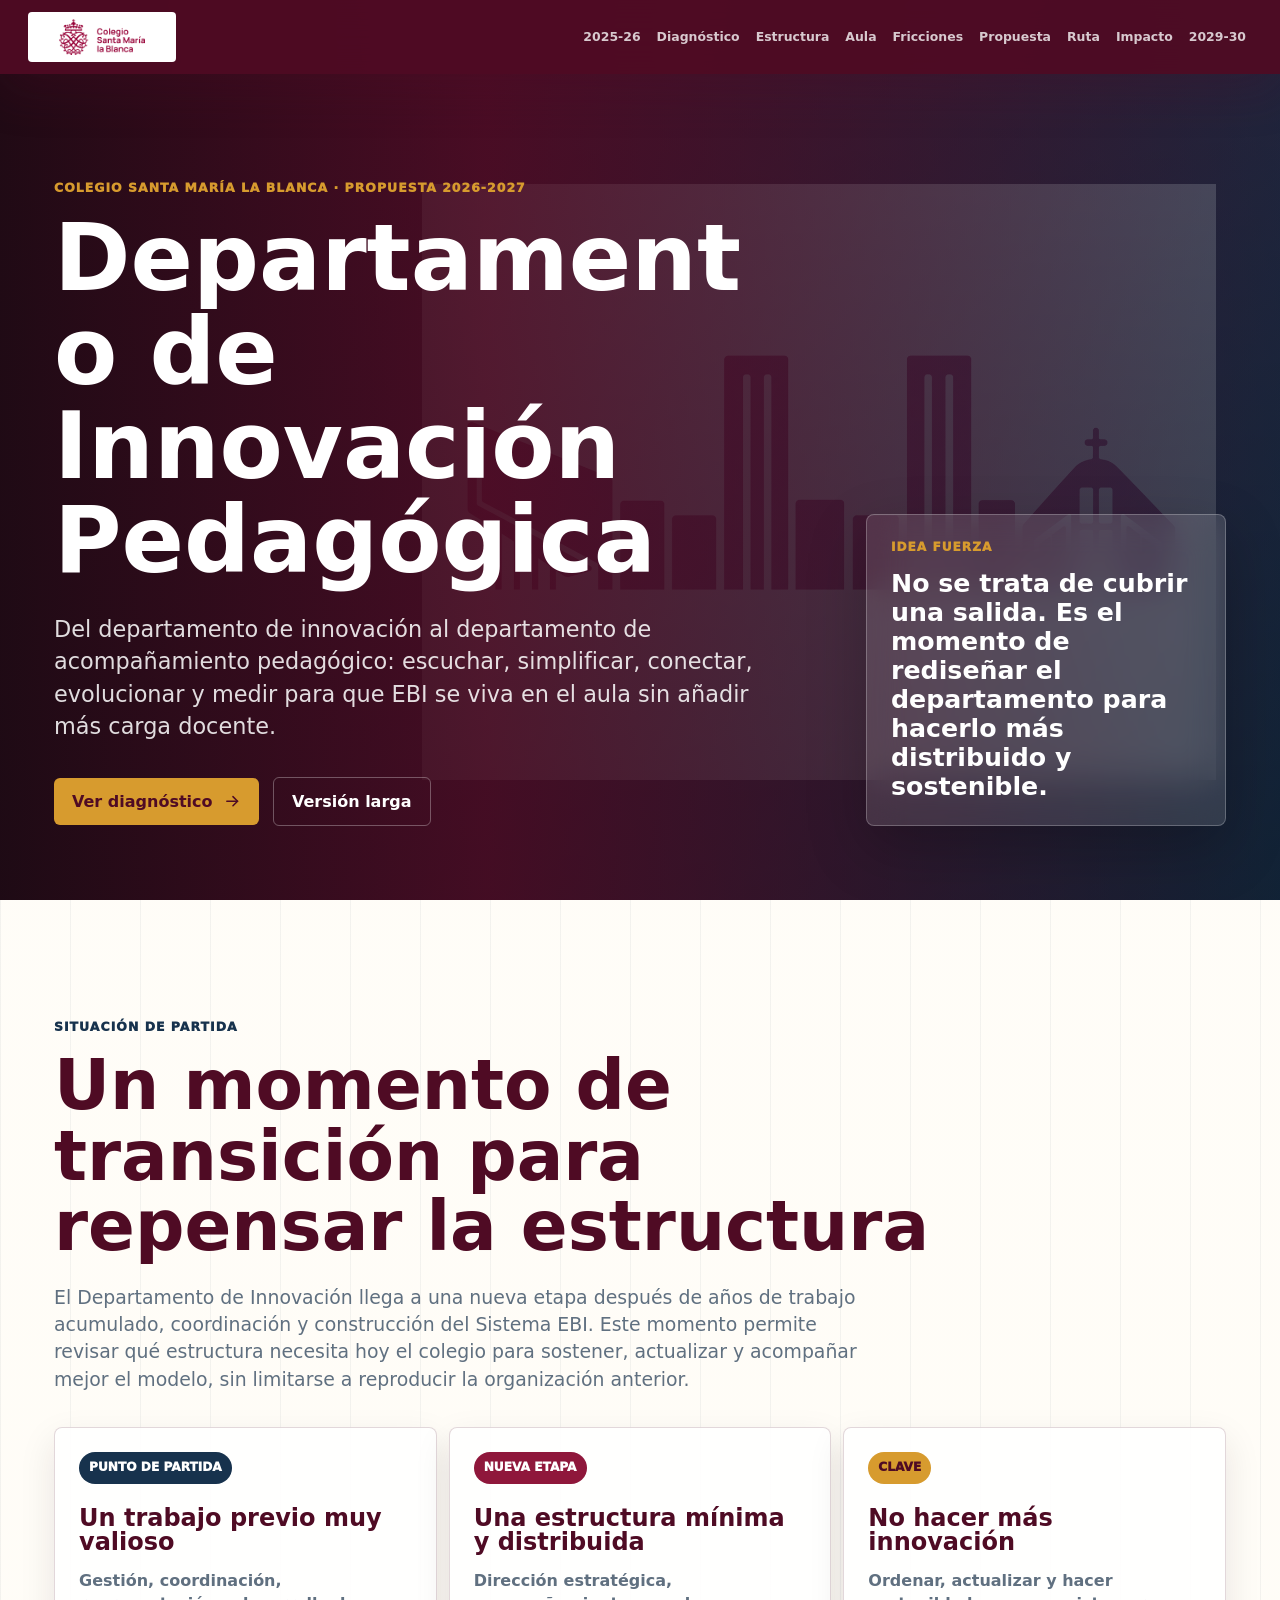
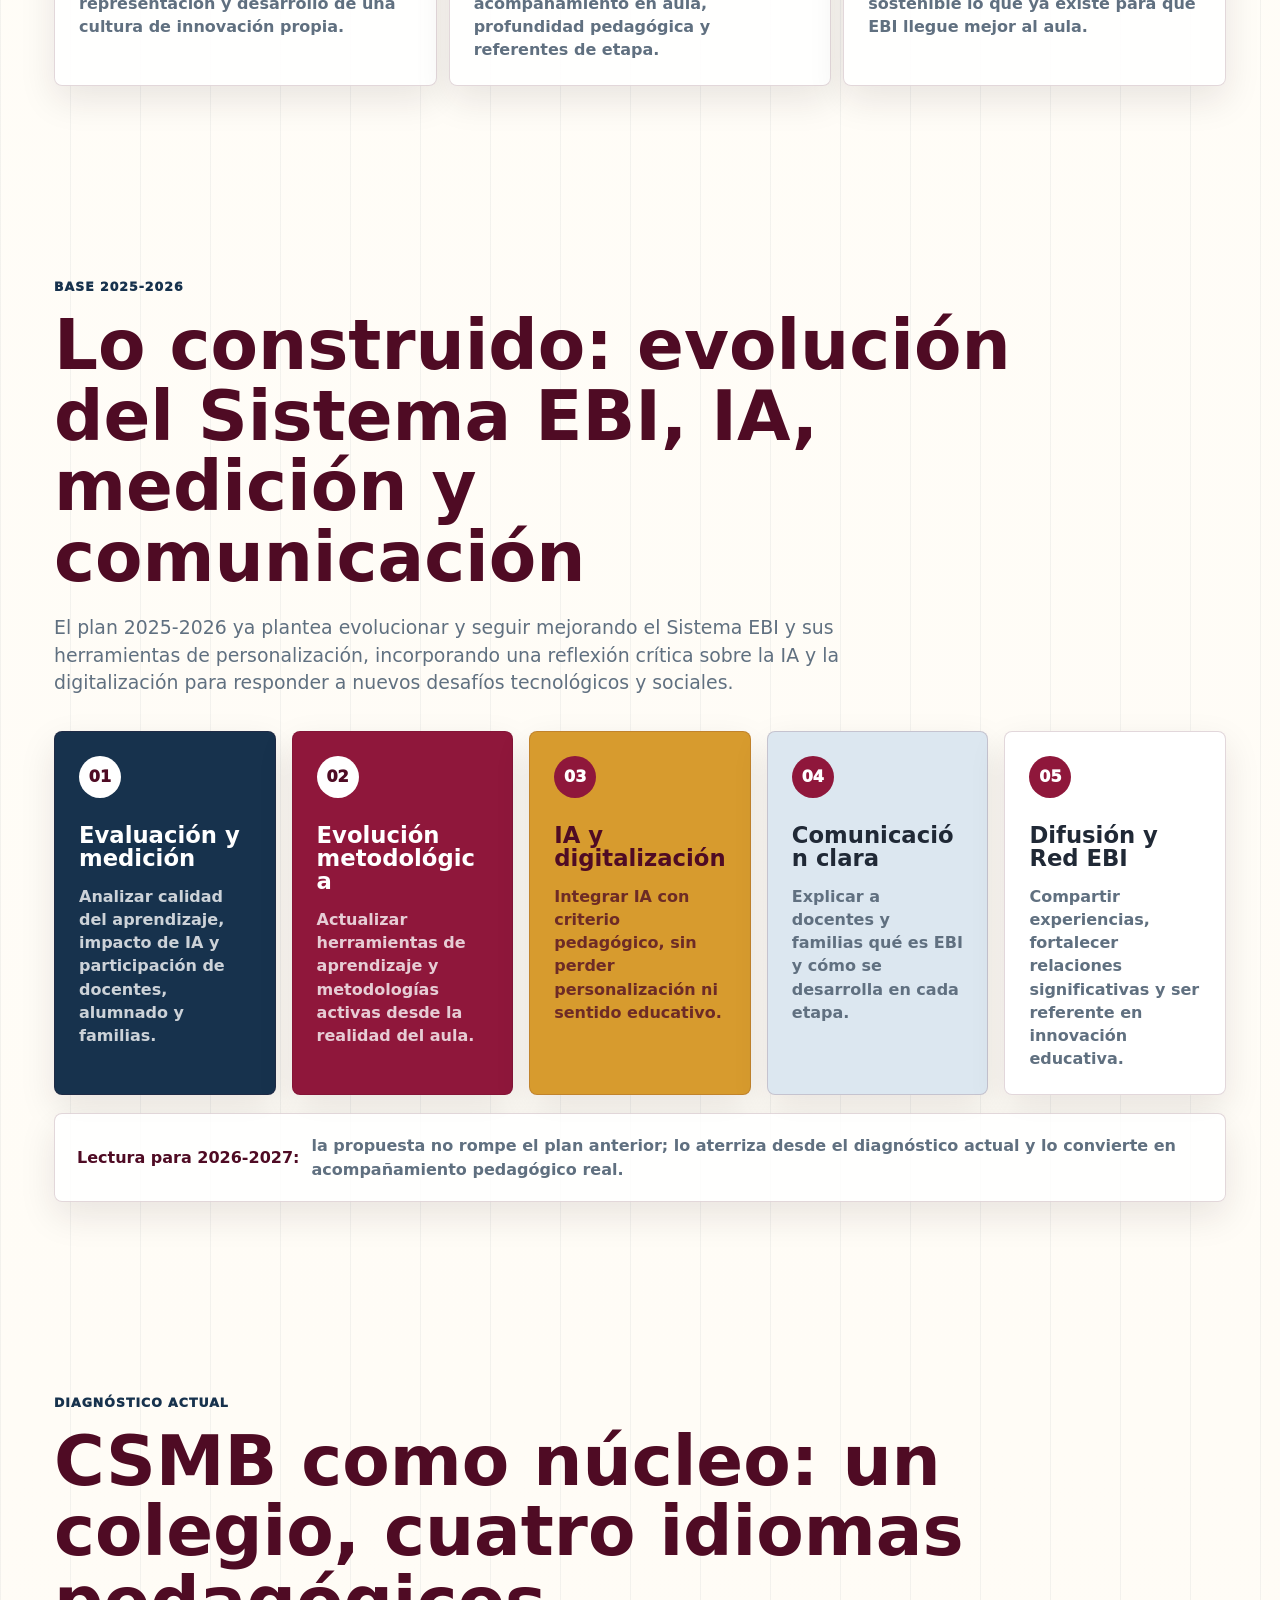
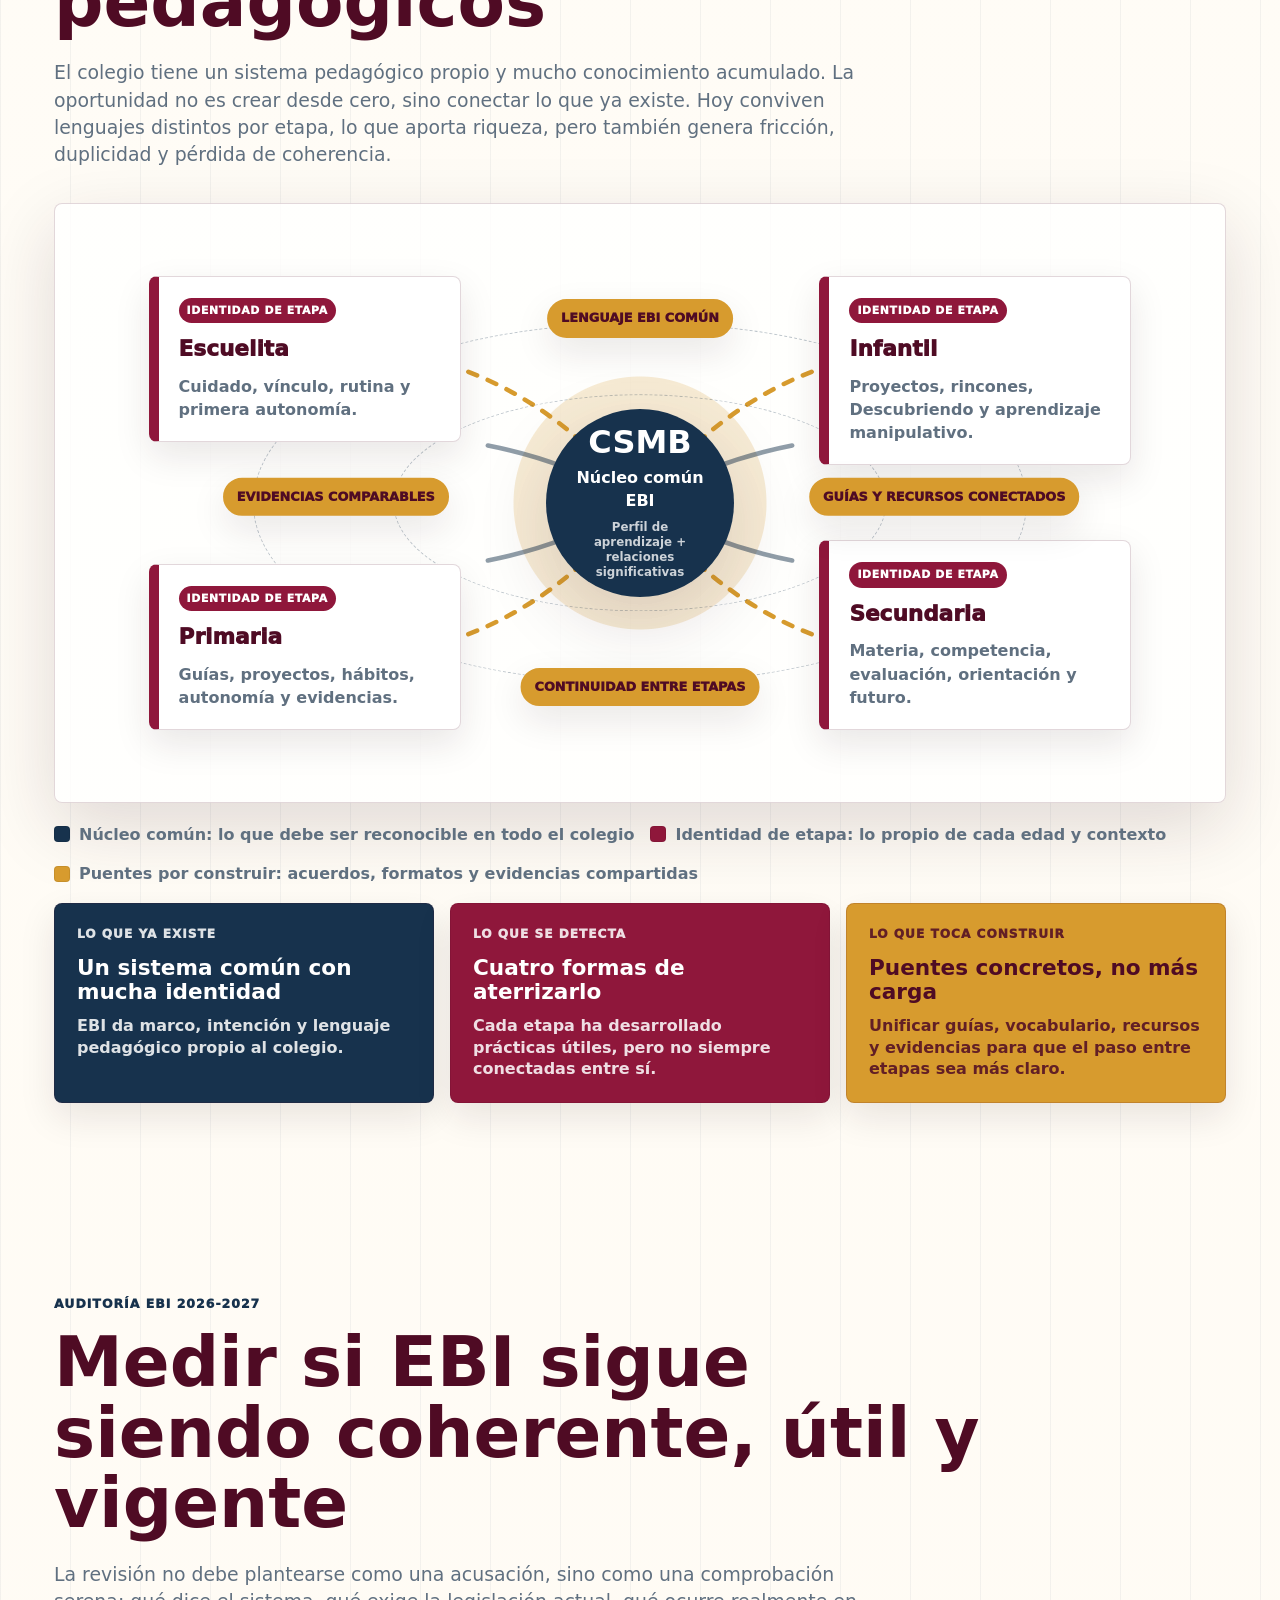
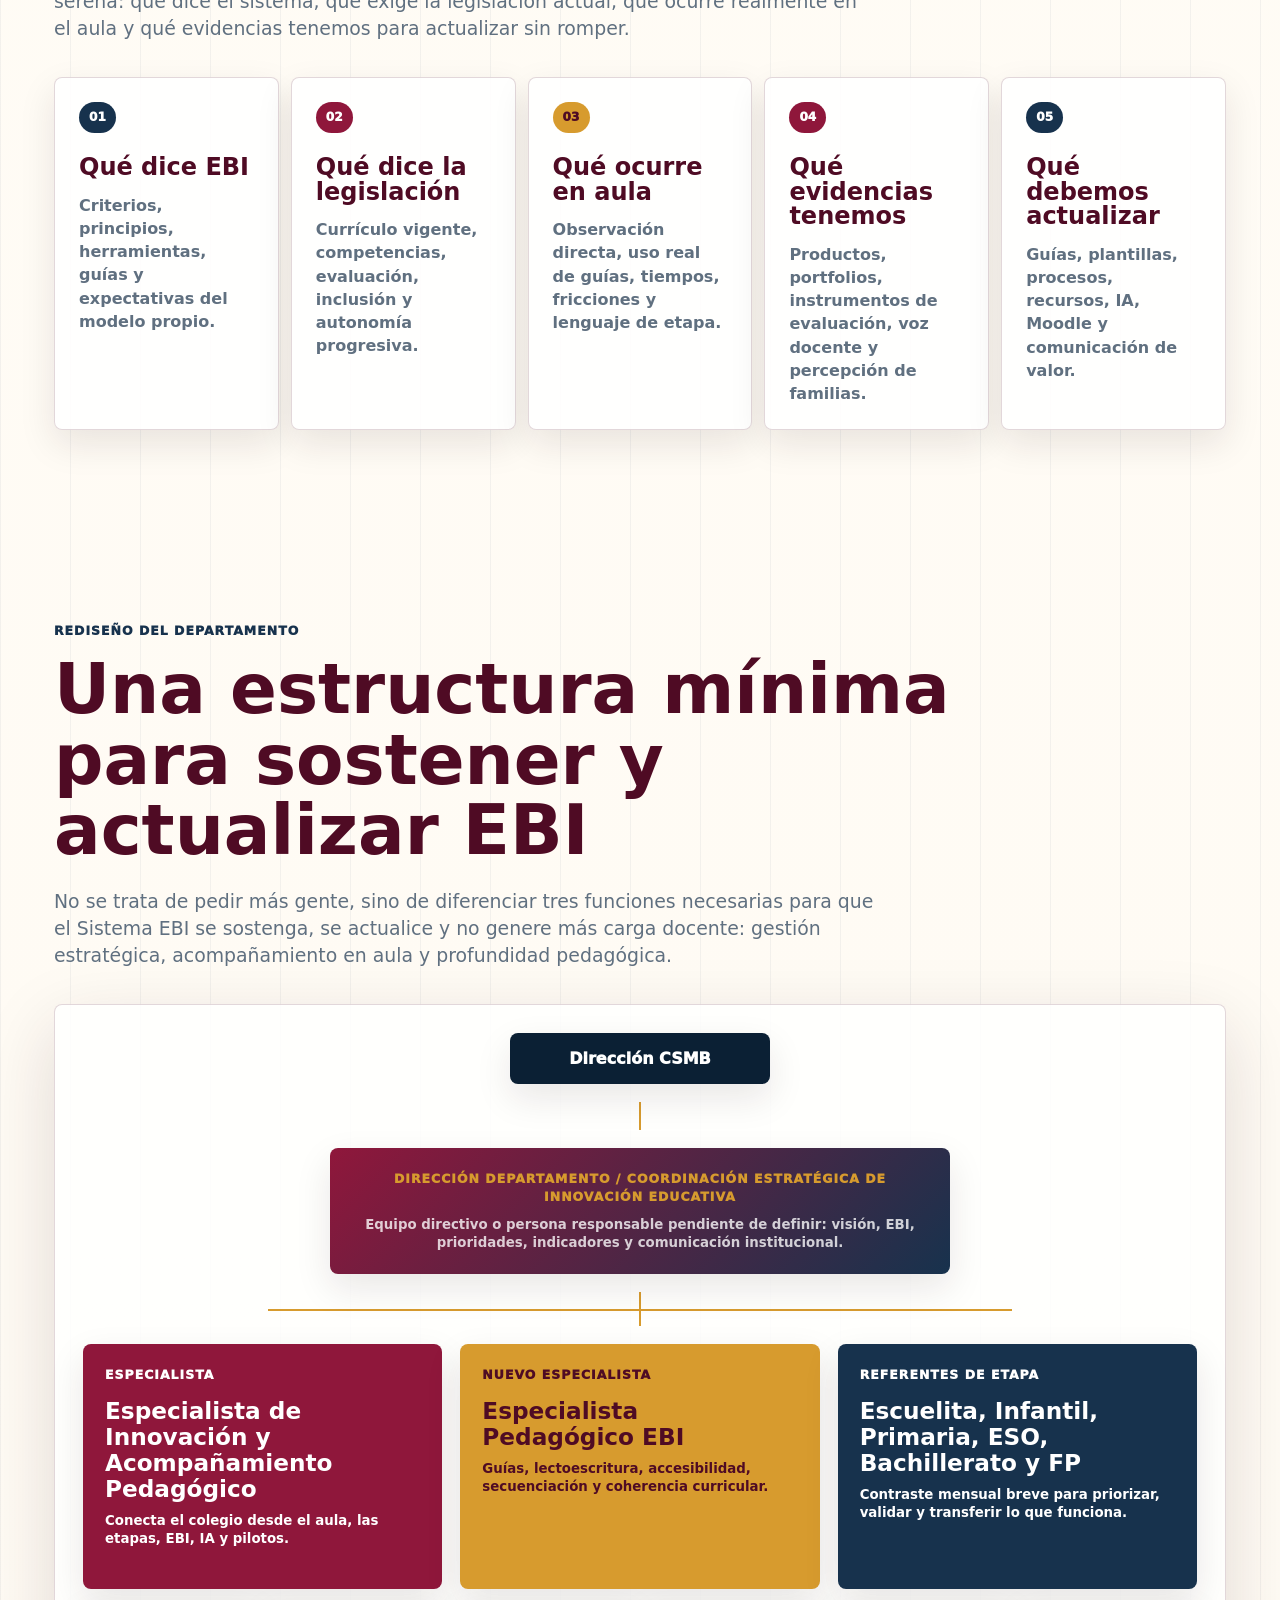
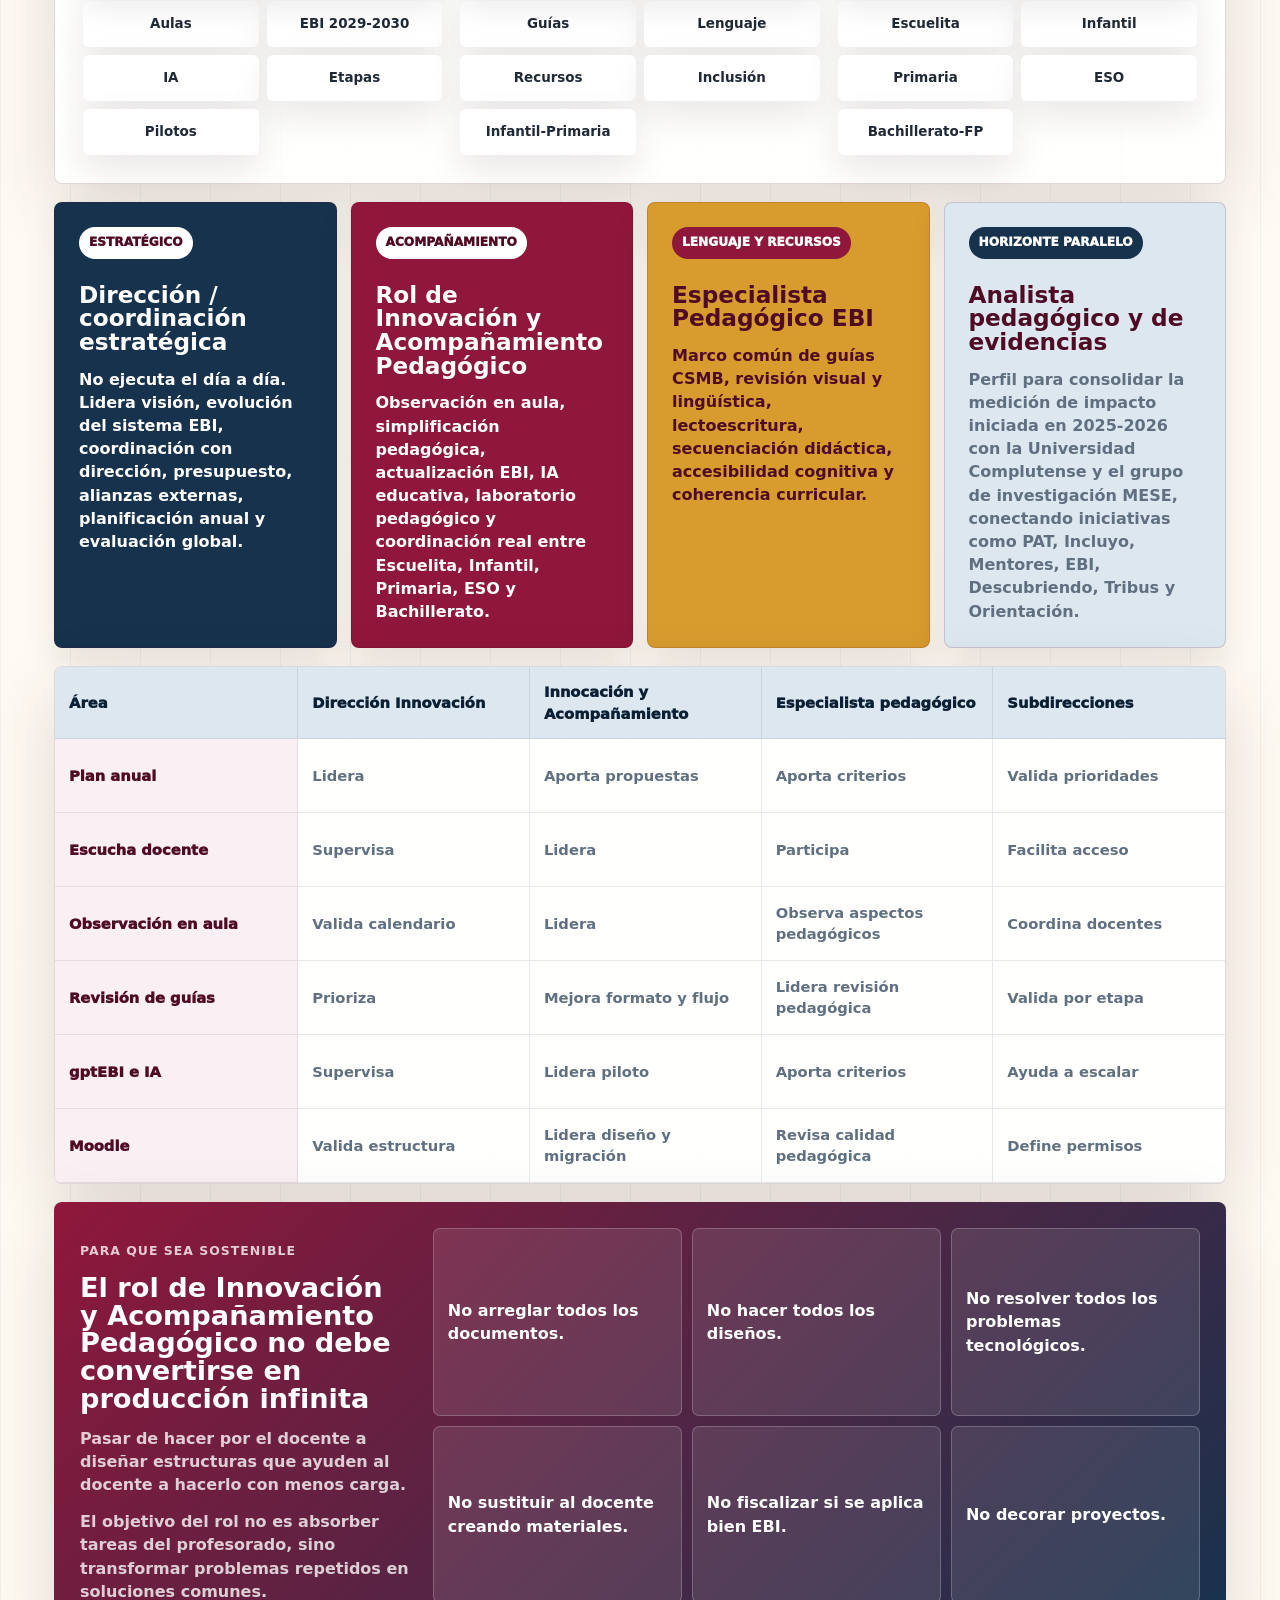
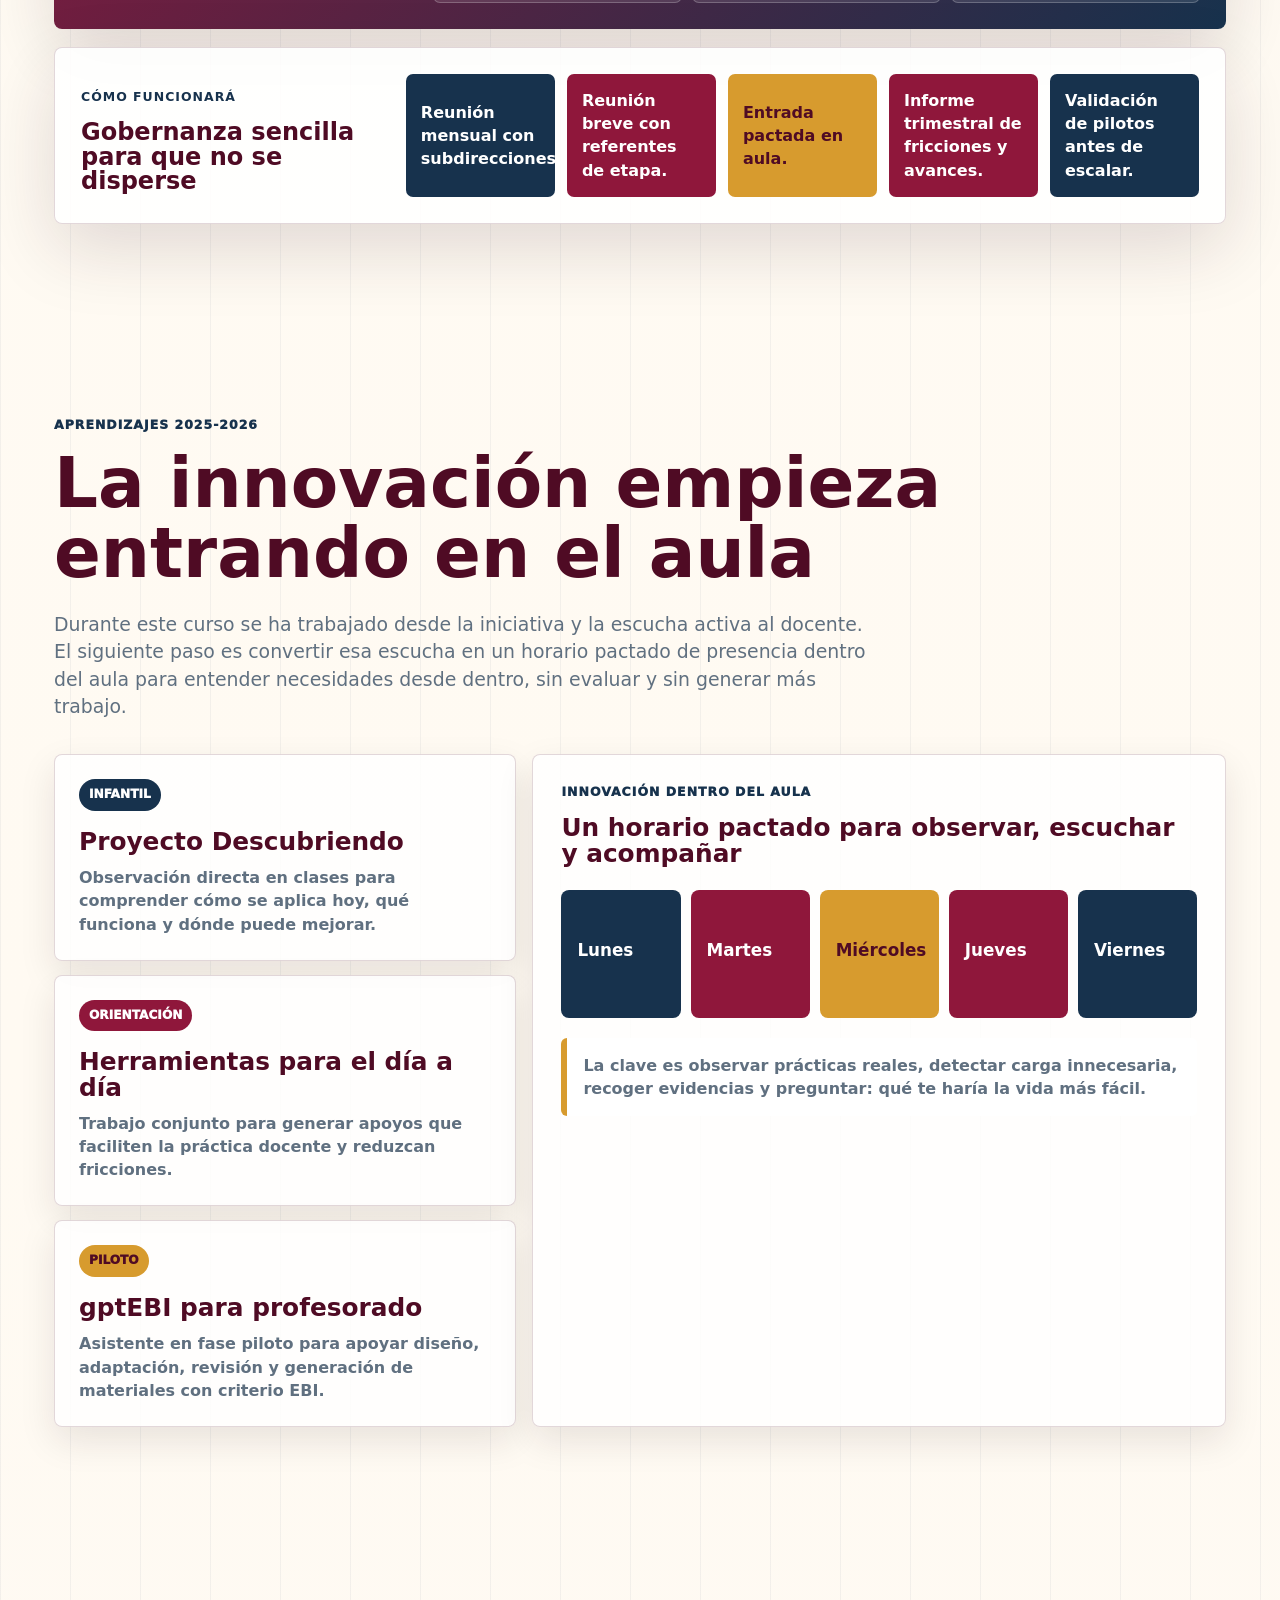
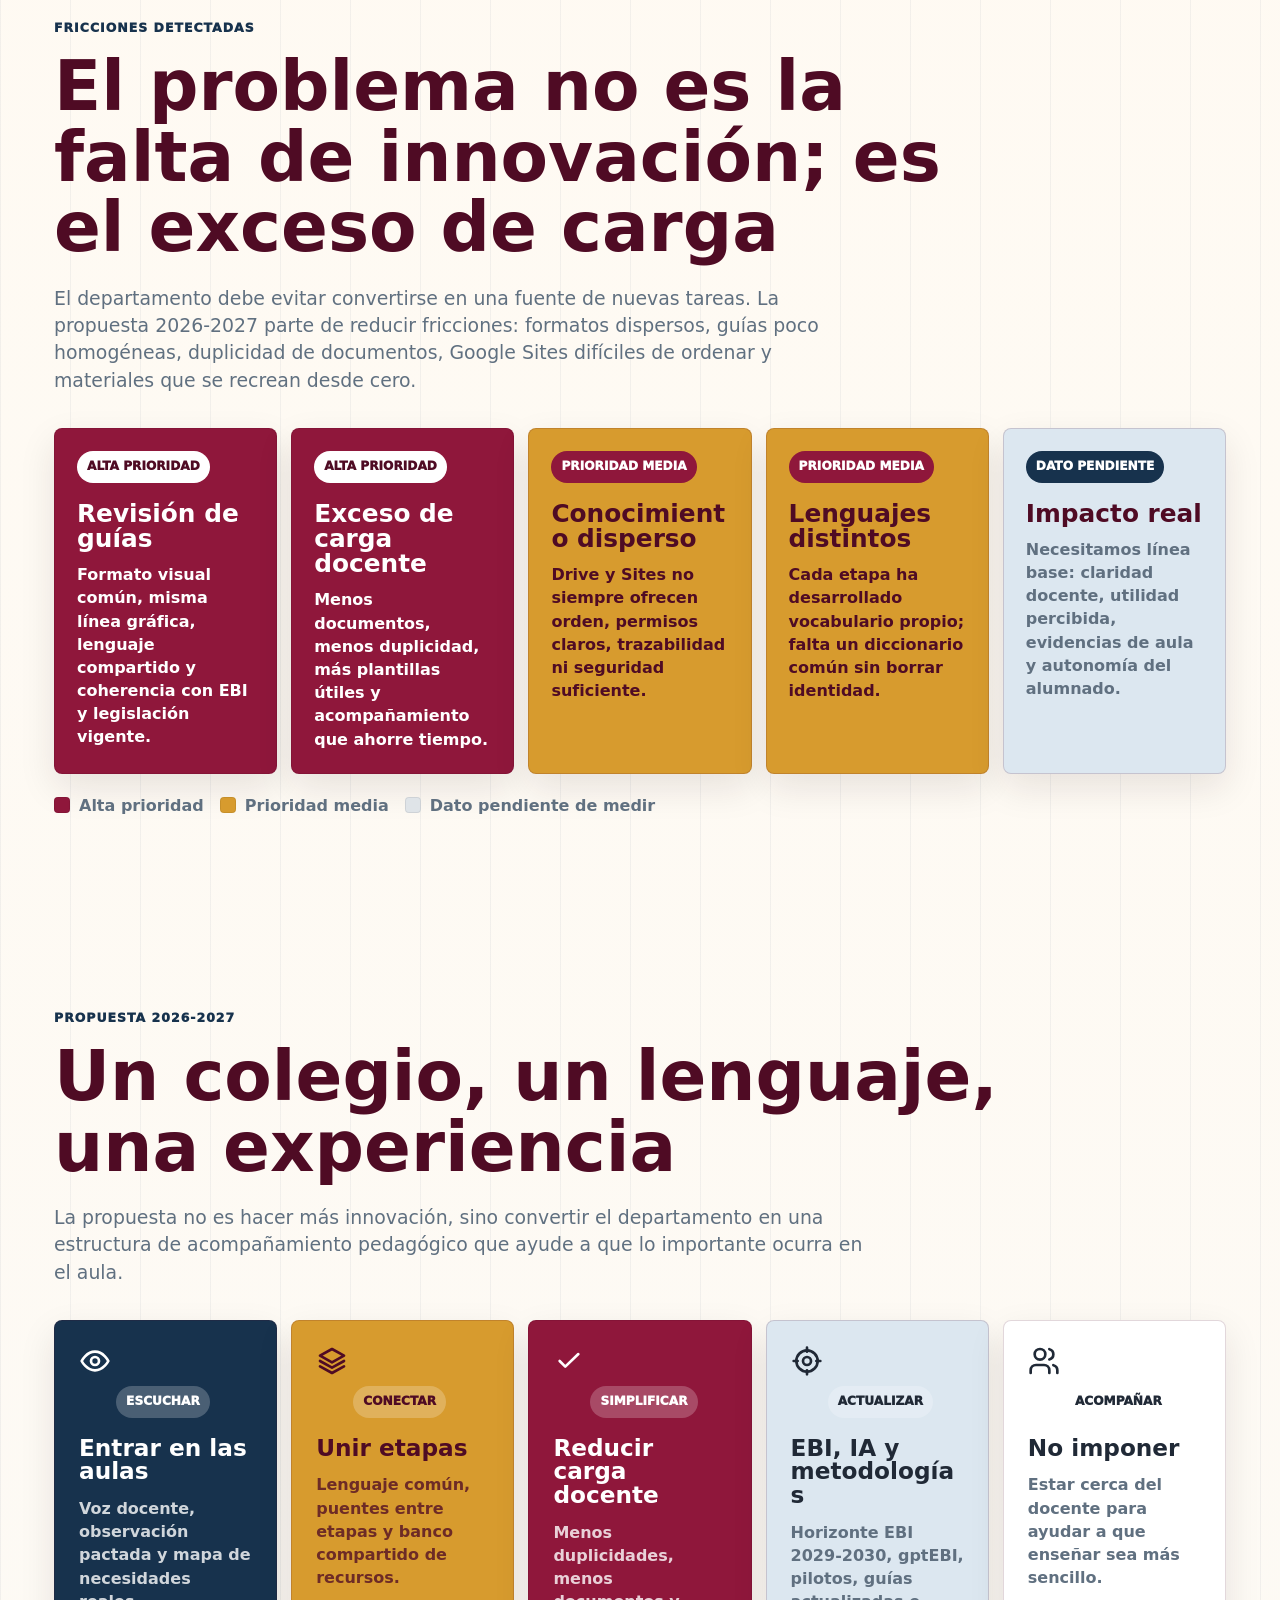
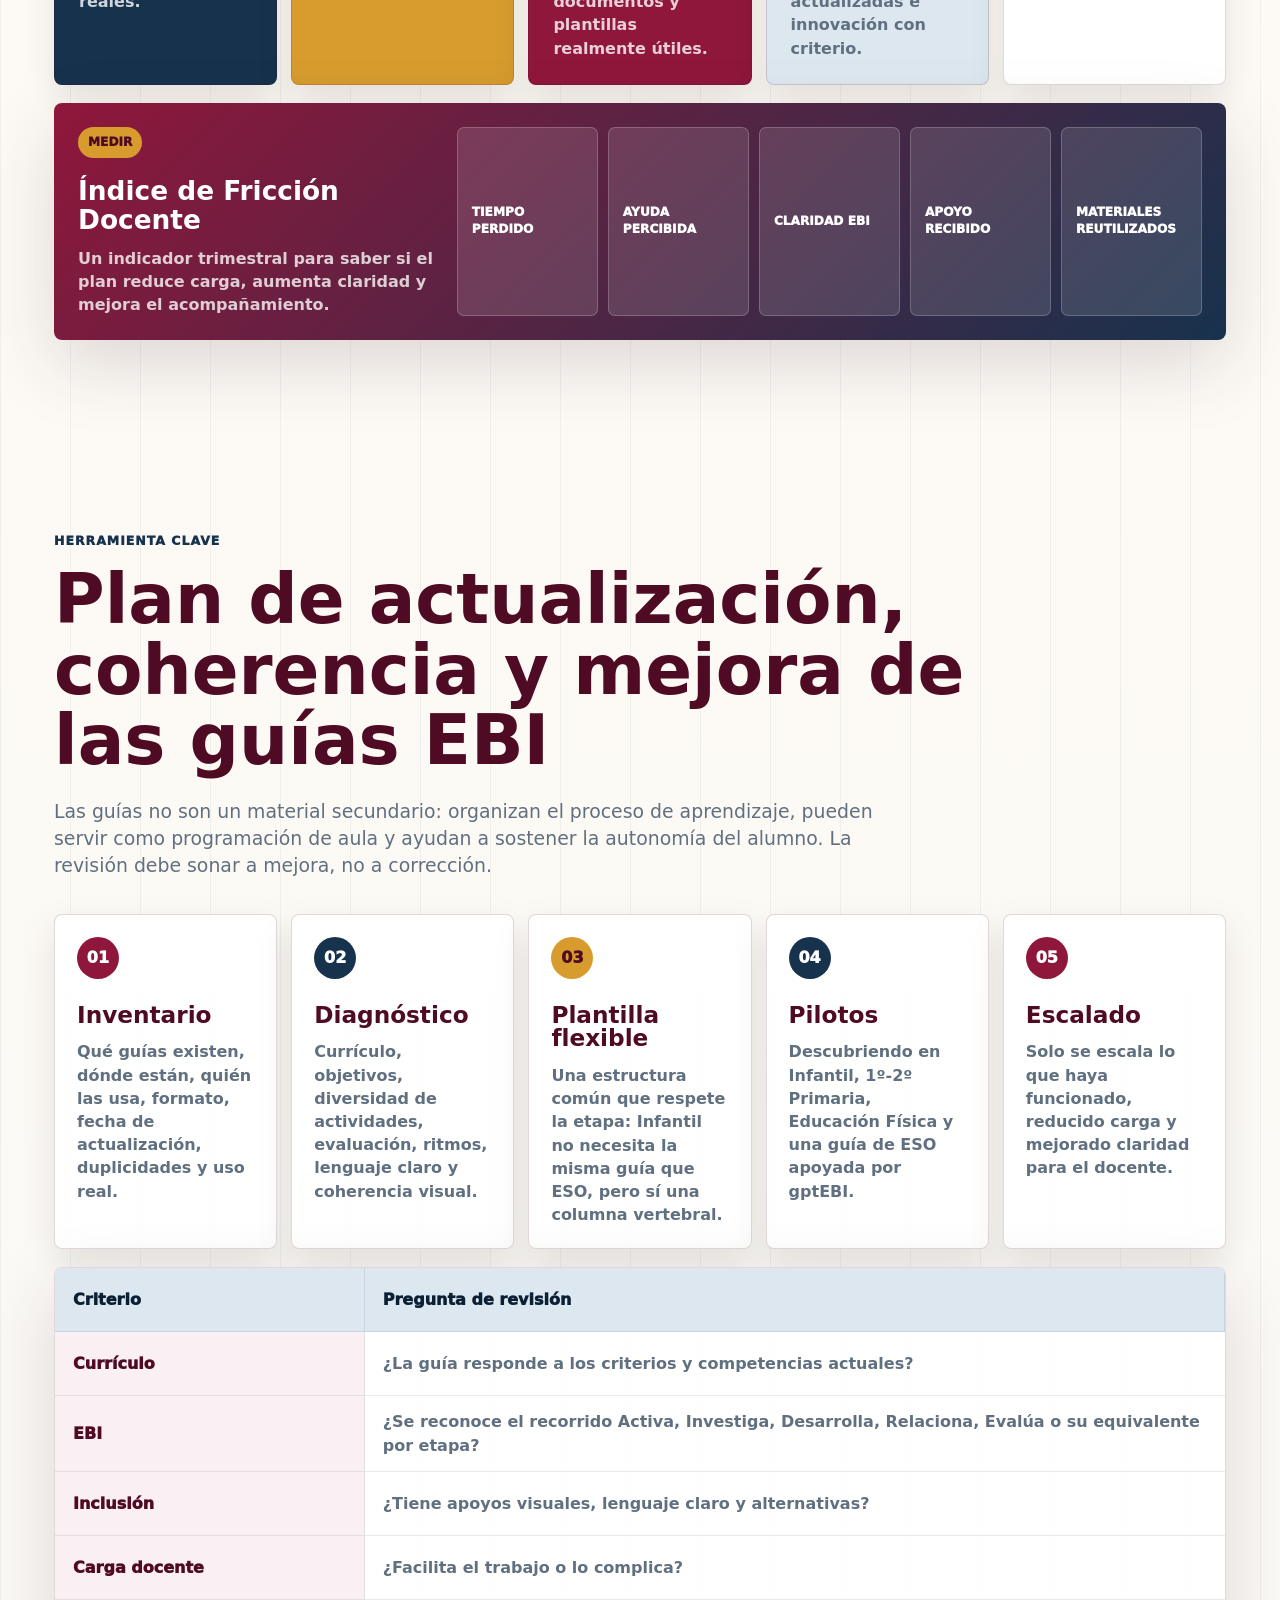
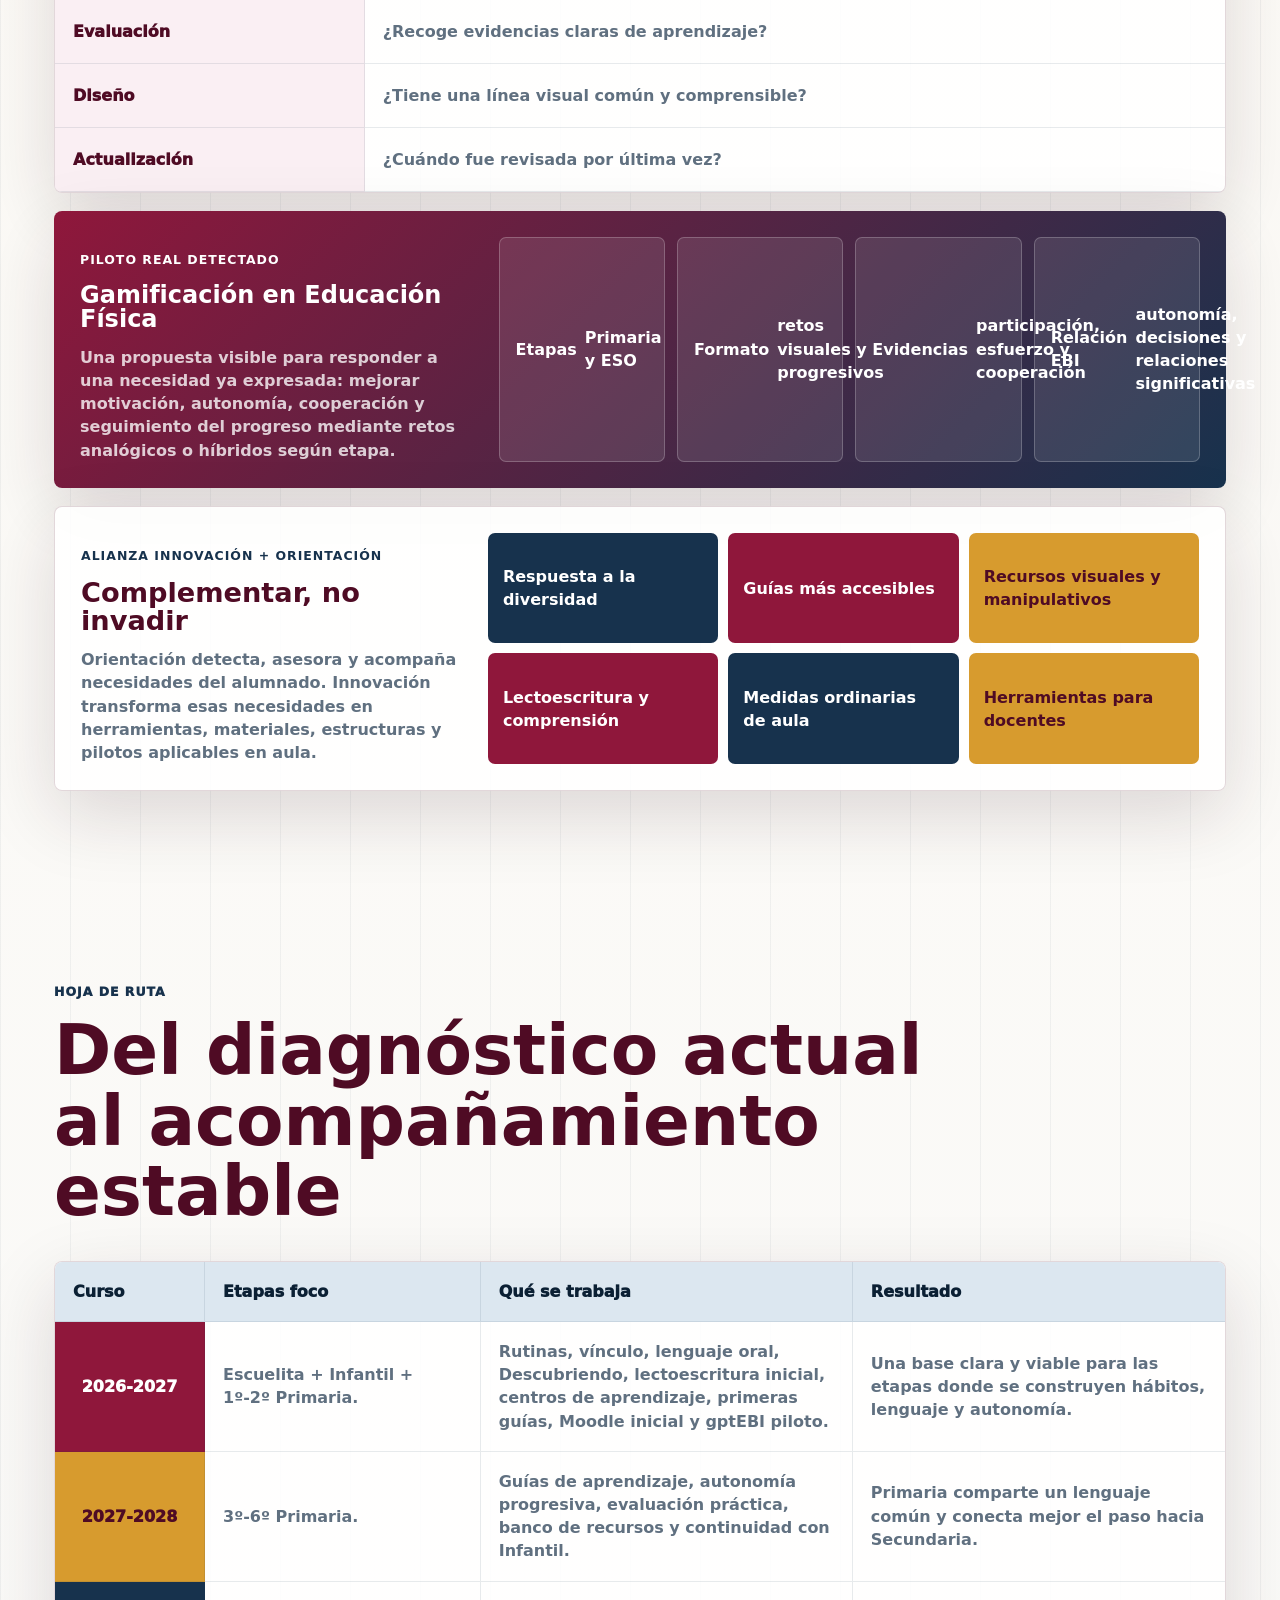
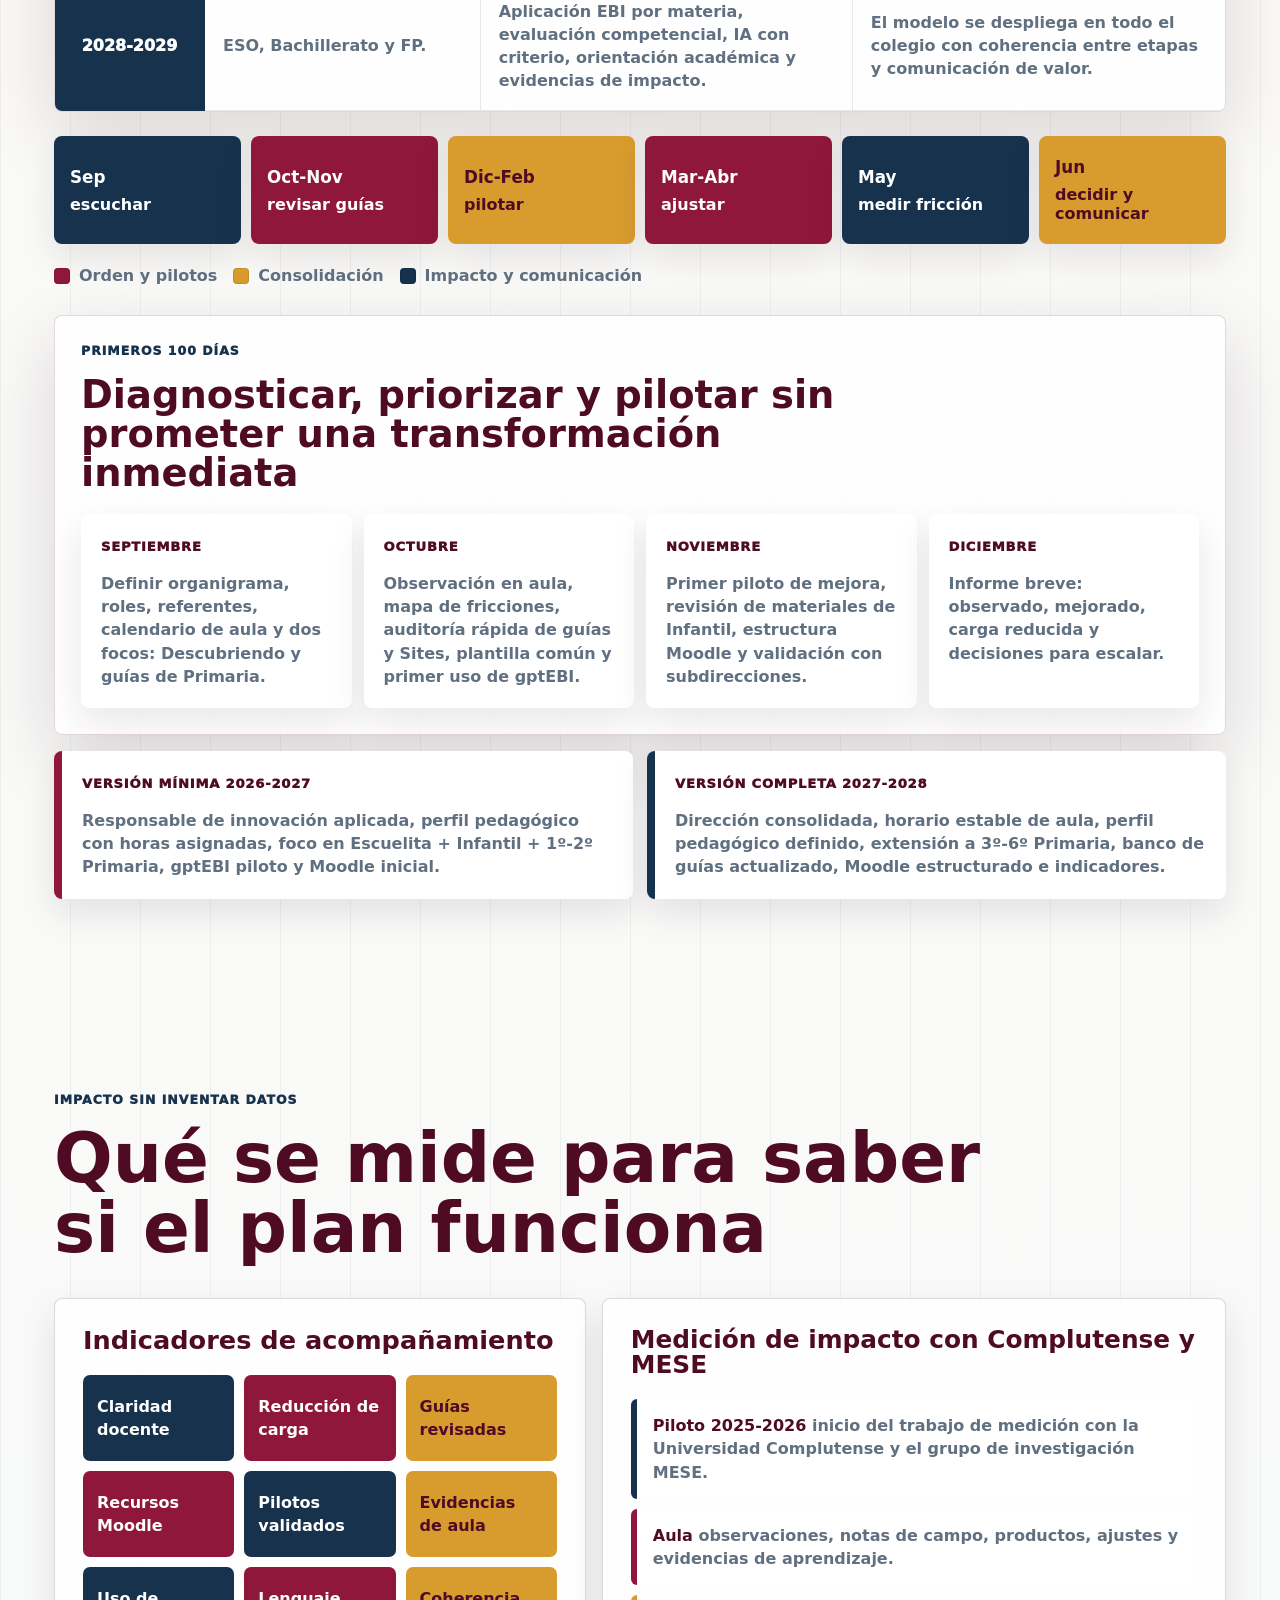
<file: index.html>
<!doctype html>
<html lang="es">
  <head>
    <meta charset="utf-8" />
    <meta name="viewport" content="width=device-width, initial-scale=1" />
    <title>Departamento de Innovación Pedagógica | CSMB</title>
    <meta
      name="description"
      content="Propuesta 2026-2027 para evolucionar el Departamento de Innovación hacia un departamento de acompañamiento pedagógico."
    />
    <link rel="icon" href="assets/favicon.svg" type="image/svg+xml" />
    <link rel="stylesheet" href="resumen.css" />
  </head>
  <body>
    <svg class="icon-sprite" aria-hidden="true" focusable="false">
      <symbol id="icon-arrow" viewBox="0 0 24 24">
        <path d="M5 12h14" />
        <path d="m13 6 6 6-6 6" />
      </symbol>
      <symbol id="icon-check" viewBox="0 0 24 24">
        <path d="m5 12 4.2 4.2L19 6.8" />
      </symbol>
      <symbol id="icon-layers" viewBox="0 0 24 24">
        <path d="m12 3 9 5-9 5-9-5 9-5Z" />
        <path d="m3 12 9 5 9-5" />
        <path d="m3 16 9 5 9-5" />
      </symbol>
      <symbol id="icon-target" viewBox="0 0 24 24">
        <circle cx="12" cy="12" r="8" />
        <circle cx="12" cy="12" r="3" />
        <path d="M12 2v3M12 19v3M2 12h3M19 12h3" />
      </symbol>
      <symbol id="icon-users" viewBox="0 0 24 24">
        <path d="M16 21v-2a4 4 0 0 0-4-4H6a4 4 0 0 0-4 4v2" />
        <circle cx="9" cy="7" r="4" />
        <path d="M22 21v-2a4 4 0 0 0-3-3.87" />
        <path d="M16 3.13a4 4 0 0 1 0 7.75" />
      </symbol>
      <symbol id="icon-chart" viewBox="0 0 24 24">
        <path d="M4 19V5" />
        <path d="M4 19h16" />
        <path d="M8 16v-4" />
        <path d="M12 16V8" />
        <path d="M16 16v-6" />
      </symbol>
      <symbol id="icon-eye" viewBox="0 0 24 24">
        <path d="M2 12s3.5-7 10-7 10 7 10 7-3.5 7-10 7S2 12 2 12Z" />
        <circle cx="12" cy="12" r="3" />
      </symbol>
    </svg>

    <header class="summary-header" aria-label="Navegación principal">
      <a class="brand" href="#inicio" aria-label="Ir al inicio">
        <img src="assets/colegio.png" alt="Colegio Santa María la Blanca" />
      </a>
      <nav>
        <a href="#base">2025-26</a>
        <a href="#diagnostico">Diagnóstico</a>
        <a href="#organigrama">Estructura</a>
        <a href="#aula">Aula</a>
        <a href="#fricciones">Fricciones</a>
        <a href="#propuesta">Propuesta</a>
        <a href="#ruta">Ruta</a>
        <a href="#impacto">Impacto</a>
        <a href="#cierre">2029-30</a>
      </nav>
    </header>

    <main>
      <section class="hero-summary" id="inicio">
        <div class="hero-image" aria-hidden="true">
          <img src="assets/colegio-skyline.png" alt="" />
        </div>
        <div class="hero-copy reveal">
          <p class="eyebrow">Colegio Santa María la Blanca · Propuesta 2026-2027</p>
          <h1>Departamento de Innovación Pedagógica</h1>
          <p>
            Del departamento de innovación al departamento de acompañamiento
            pedagógico: escuchar, simplificar, conectar, evolucionar y medir para
            que EBI se viva en el aula sin añadir más carga docente.
          </p>
          <div class="hero-actions" aria-label="Accesos rápidos">
            <a class="btn primary" href="#diagnostico">
              Ver diagnóstico
              <svg><use href="#icon-arrow" /></svg>
            </a>
            <a class="btn ghost" href="index-largo.html">Versión larga</a>
          </div>
        </div>
        <aside class="hero-thesis reveal">
          <span>Idea fuerza</span>
          <strong>No se trata de cubrir una salida. Es el momento de rediseñar el departamento para hacerlo más distribuido y sostenible.</strong>
        </aside>
      </section>

      <section class="situation-section" aria-labelledby="situation-title">
      <div class="section-heading reveal">
        <p class="eyebrow dark">Situación de partida</p>
        <h2 id="situation-title">Un momento de transición para repensar la estructura</h2>
        <p>
          El Departamento de Innovación llega a una nueva etapa después de años
          de trabajo acumulado, coordinación y construcción del Sistema EBI. Este
          momento permite revisar qué estructura necesita hoy el colegio para
          sostener, actualizar y acompañar mejor el modelo, sin limitarse a
          reproducir la organización anterior.
        </p>
      </div>
      <div class="situation-grid reveal" aria-label="Cambio de enfoque del departamento">
        <article>
          <span>Punto de partida</span>
          <h3>Un trabajo previo muy valioso</h3>
          <p>Gestión, coordinación, representación y desarrollo de una cultura de innovación propia.</p>
        </article>
        <article>
          <span>Nueva etapa</span>
          <h3>Una estructura mínima y distribuida</h3>
          <p>Dirección estratégica, acompañamiento en aula, profundidad pedagógica y referentes de etapa.</p>
        </article>
          <article>
            <span>Clave</span>
            <h3>No hacer más innovación</h3>
            <p>Ordenar, actualizar y hacer sostenible lo que ya existe para que EBI llegue mejor al aula.</p>
          </article>
        </div>
      </section>

      <section class="base-section" id="base" aria-labelledby="base-title">
        <div class="section-heading reveal">
          <p class="eyebrow dark">Base 2025-2026</p>
          <h2 id="base-title">Lo construido: evolución del Sistema EBI, IA, medición y comunicación</h2>
          <p>
            El plan 2025-2026 ya plantea evolucionar y seguir mejorando el
            Sistema EBI y sus herramientas de personalización, incorporando una
            reflexión crítica sobre la IA y la digitalización para responder a
            nuevos desafíos tecnológicos y sociales.
          </p>
        </div>
        <div class="axis-grid reveal" aria-label="Ejes del plan 2025-2026">
          <article class="axis-card navy">
            <span>01</span>
            <h3>Evaluación y medición</h3>
            <p>Analizar calidad del aprendizaje, impacto de IA y participación de docentes, alumnado y familias.</p>
          </article>
          <article class="axis-card maroon">
            <span>02</span>
            <h3>Evolución metodológica</h3>
            <p>Actualizar herramientas de aprendizaje y metodologías activas desde la realidad del aula.</p>
          </article>
          <article class="axis-card gold">
            <span>03</span>
            <h3>IA y digitalización</h3>
            <p>Integrar IA con criterio pedagógico, sin perder personalización ni sentido educativo.</p>
          </article>
          <article class="axis-card soft">
            <span>04</span>
            <h3>Comunicación clara</h3>
            <p>Explicar a docentes y familias qué es EBI y cómo se desarrolla en cada etapa.</p>
          </article>
          <article class="axis-card white">
            <span>05</span>
            <h3>Difusión y Red EBI</h3>
            <p>Compartir experiencias, fortalecer relaciones significativas y ser referente en innovación educativa.</p>
          </article>
        </div>
        <div class="base-note reveal">
          <strong>Lectura para 2026-2027:</strong>
          <span>la propuesta no rompe el plan anterior; lo aterriza desde el diagnóstico actual y lo convierte en acompañamiento pedagógico real.</span>
        </div>
      </section>

      <section class="diagnosis-section" id="diagnostico" aria-labelledby="diagnostico-title">
        <div class="section-heading reveal">
          <p class="eyebrow dark">Diagnóstico actual</p>
          <h2 id="diagnostico-title">CSMB como núcleo: un colegio, cuatro idiomas pedagógicos</h2>
          <p>
            El colegio tiene un sistema pedagógico propio y mucho conocimiento
            acumulado. La oportunidad no es crear desde cero, sino conectar lo
            que ya existe. Hoy conviven lenguajes distintos por etapa, lo que
            aporta riqueza, pero también genera fricción, duplicidad y pérdida
            de coherencia.
          </p>
        </div>
        <div class="language-map reveal" aria-label="Mapa diagnóstico de núcleo común, identidades de etapa y puentes por construir">
          <svg class="language-connectors" viewBox="0 0 1000 520" preserveAspectRatio="none" aria-hidden="true">
            <path class="connector bridge" d="M500 260 C420 160 330 120 200 120" />
            <path class="connector bridge" d="M500 260 C580 160 670 120 800 120" />
            <path class="connector bridge" d="M500 260 C420 360 330 400 200 400" />
            <path class="connector bridge" d="M500 260 C580 360 670 400 800 400" />
            <path class="connector shared" d="M500 260 C455 235 420 220 370 210" />
            <path class="connector shared" d="M500 260 C545 235 580 220 630 210" />
            <path class="connector shared" d="M500 260 C455 285 420 300 370 310" />
            <path class="connector shared" d="M500 260 C545 285 580 300 630 310" />
          </svg>
          <div class="language-core">
            <strong>CSMB</strong>
            <span>Núcleo común EBI</span>
            <small>Perfil de aprendizaje + relaciones significativas</small>
          </div>
          <article class="lang-one">
            <b>Identidad de etapa</b>
            <span>Escuelita</span>
            <p>Cuidado, vínculo, rutina y primera autonomía.</p>
          </article>
          <article class="lang-two">
            <b>Identidad de etapa</b>
            <span>Infantil</span>
            <p>Proyectos, rincones, Descubriendo y aprendizaje manipulativo.</p>
          </article>
          <article class="lang-three">
            <b>Identidad de etapa</b>
            <span>Primaria</span>
            <p>Guías, proyectos, hábitos, autonomía y evidencias.</p>
          </article>
          <article class="lang-four">
            <b>Identidad de etapa</b>
            <span>Secundaria</span>
            <p>Materia, competencia, evaluación, orientación y futuro.</p>
          </article>
          <div class="bridge-pill bridge-top">Lenguaje EBI común</div>
          <div class="bridge-pill bridge-left">Evidencias comparables</div>
          <div class="bridge-pill bridge-right">Guías y recursos conectados</div>
          <div class="bridge-pill bridge-bottom">Continuidad entre etapas</div>
        </div>
        <div class="legend reveal">
          <span><i class="swatch navy"></i> Núcleo común: lo que debe ser reconocible en todo el colegio</span>
          <span><i class="swatch maroon"></i> Identidad de etapa: lo propio de cada edad y contexto</span>
          <span><i class="swatch gold"></i> Puentes por construir: acuerdos, formatos y evidencias compartidas</span>
        </div>
        <div class="diagnosis-reading reveal" aria-label="Lectura del diagnóstico">
          <article>
            <span>Lo que ya existe</span>
            <strong>Un sistema común con mucha identidad</strong>
            <p>EBI da marco, intención y lenguaje pedagógico propio al colegio.</p>
          </article>
          <article>
            <span>Lo que se detecta</span>
            <strong>Cuatro formas de aterrizarlo</strong>
            <p>Cada etapa ha desarrollado prácticas útiles, pero no siempre conectadas entre sí.</p>
          </article>
          <article>
            <span>Lo que toca construir</span>
            <strong>Puentes concretos, no más carga</strong>
            <p>Unificar guías, vocabulario, recursos y evidencias para que el paso entre etapas sea más claro.</p>
          </article>
        </div>
      </section>

      <section class="audit-section" aria-labelledby="audit-title">
        <div class="section-heading reveal">
          <p class="eyebrow dark">Auditoría EBI 2026-2027</p>
          <h2 id="audit-title">Medir si EBI sigue siendo coherente, útil y vigente</h2>
          <p>
            La revisión no debe plantearse como una acusación, sino como una
            comprobación serena: qué dice el sistema, qué exige la legislación
            actual, qué ocurre realmente en el aula y qué evidencias tenemos para
            actualizar sin romper.
          </p>
        </div>
        <div class="audit-grid reveal" aria-label="Preguntas de auditoría EBI">
          <article><span>01</span><h3>Qué dice EBI</h3><p>Criterios, principios, herramientas, guías y expectativas del modelo propio.</p></article>
          <article><span>02</span><h3>Qué dice la legislación</h3><p>Currículo vigente, competencias, evaluación, inclusión y autonomía progresiva.</p></article>
          <article><span>03</span><h3>Qué ocurre en aula</h3><p>Observación directa, uso real de guías, tiempos, fricciones y lenguaje de etapa.</p></article>
          <article><span>04</span><h3>Qué evidencias tenemos</h3><p>Productos, portfolios, instrumentos de evaluación, voz docente y percepción de familias.</p></article>
          <article><span>05</span><h3>Qué debemos actualizar</h3><p>Guías, plantillas, procesos, recursos, IA, Moodle y comunicación de valor.</p></article>
        </div>
      </section>

      <section class="org-section" id="organigrama" aria-labelledby="org-title">
        <div class="section-heading reveal">
          <p class="eyebrow dark">Rediseño del departamento</p>
          <h2 id="org-title">Una estructura mínima para sostener y actualizar EBI</h2>
          <p>
            No se trata de pedir más gente, sino de diferenciar tres funciones
            necesarias para que el Sistema EBI se sostenga, se actualice y no
            genere más carga docente: gestión estratégica, acompañamiento en aula
            y profundidad pedagógica.
          </p>
        </div>

        <div class="org-chart reveal" aria-label="Organigrama propuesto 2026-2027">
          <div class="org-node top">
            <span>Dirección CSMB</span>
          </div>
          <div class="org-line vertical"></div>
          <div class="org-node strategy">
            <span>Dirección Departamento / Coordinación estratégica de Innovación Educativa</span>
            <small>Equipo directivo o persona responsable pendiente de definir: visión, EBI, prioridades, indicadores y comunicación institucional.</small>
          </div>
          <div class="org-branches" aria-hidden="true"></div>
          <div class="org-column raquel">
            <div class="org-node role">
              <span>Especialista</span>
              <strong>Especialista de Innovación y Acompañamiento Pedagógico</strong>
              <small>Conecta el colegio desde el aula, las etapas, EBI, IA y pilotos.</small>
            </div>
            <div class="org-tags">
              <span>Aulas</span>
              <span>EBI 2029-2030</span>
              <span>IA</span>
              <span>Etapas</span>
              <span>Pilotos</span>
            </div>
          </div>
          <div class="org-column specialist">
            <div class="org-node role">
              <span>Nuevo especialista</span>
              <strong>Especialista Pedagógico EBI</strong>
              <small>Guías, lectoescritura, accesibilidad, secuenciación y coherencia curricular.</small>
            </div>
            <div class="org-tags">
              <span>Guías</span>
              <span>Lenguaje</span>
              <span>Recursos</span>
              <span>Inclusión</span>
              <span>Infantil-Primaria</span>
            </div>
          </div>
          <div class="org-column council">
            <div class="org-node role">
              <span>Referentes de etapa</span>
              <strong>Escuelita, Infantil, Primaria, ESO, Bachillerato y FP</strong>
              <small>Contraste mensual breve para priorizar, validar y transferir lo que funciona.</small>
            </div>
            <div class="org-tags">
              <span>Escuelita</span>
              <span>Infantil</span>
              <span>Primaria</span>
              <span>ESO</span>
              <span>Bachillerato-FP</span>
            </div>
          </div>
        </div>

        <div class="role-grid reveal" aria-label="Funciones principales por perfil">
          <article class="role-card strategic">
            <span>Estratégico</span>
            <h3>Dirección / coordinación estratégica</h3>
            <p>No ejecuta el día a día. Lidera visión, evolución del sistema EBI, coordinación con dirección, presupuesto, alianzas externas, planificación anual y evaluación global.</p>
          </article>
          <article class="role-card raquel-card">
            <span>Acompañamiento</span>
            <h3>Rol de Innovación y Acompañamiento Pedagógico</h3>
            <p>Observación en aula, simplificación pedagógica, actualización EBI, IA educativa, laboratorio pedagógico y coordinación real entre Escuelita, Infantil, Primaria, ESO y Bachillerato.</p>
          </article>
          <article class="role-card specialist-card">
            <span>Lenguaje y recursos</span>
            <h3>Especialista Pedagógico EBI</h3>
            <p>Marco común de guías CSMB, revisión visual y lingüística, lectoescritura, secuenciación didáctica, accesibilidad cognitiva y coherencia curricular.</p>
          </article>
          <article class="role-card future">
            <span>Horizonte paralelo</span>
            <h3>Analista pedagógico y de evidencias</h3>
            <p>Perfil para consolidar la medición de impacto iniciada en 2025-2026 con la Universidad Complutense y el grupo de investigación MESE, conectando iniciativas como PAT, Incluyo, Mentores, EBI, Descubriendo, Tribus y Orientación.</p>
          </article>
        </div>

        <div class="function-matrix reveal" aria-label="Matriz de funciones del departamento">
          <div class="matrix-head">Área</div>
          <div class="matrix-head">Dirección Innovación</div>
          <div class="matrix-head">Innocación y Acompañamiento</div>
          <div class="matrix-head">Especialista pedagógico</div>
          <div class="matrix-head">Subdirecciones</div>

          <div>Plan anual</div><span>Lidera</span><span>Aporta propuestas</span><span>Aporta criterios</span><span>Valida prioridades</span>
          <div>Escucha docente</div><span>Supervisa</span><span>Lidera</span><span>Participa</span><span>Facilita acceso</span>
          <div>Observación en aula</div><span>Valida calendario</span><span>Lidera</span><span>Observa aspectos pedagógicos</span><span>Coordina docentes</span>
          <div>Revisión de guías</div><span>Prioriza</span><span>Mejora formato y flujo</span><span>Lidera revisión pedagógica</span><span>Valida por etapa</span>
          <div>gptEBI e IA</div><span>Supervisa</span><span>Lidera piloto</span><span>Aporta criterios</span><span>Ayuda a escalar</span>
          <div>Moodle</div><span>Valida estructura</span><span>Lidera diseño y migración</span><span>Revisa calidad pedagógica</span><span>Define permisos</span>
        </div>

        <div class="no-role reveal" aria-label="Límites del rol de Raquel">
          <div>
            <p class="eyebrow">Para que sea sostenible</p>
            <h3>El rol de Innovación y Acompañamiento Pedagógico no debe convertirse en producción infinita</h3>
            <p>
              Pasar de hacer por el docente a diseñar estructuras que ayuden al
              docente a hacerlo con menos carga.
            </p>
            <p>
              El objetivo del rol no es absorber tareas del profesorado, sino
              transformar problemas repetidos en soluciones comunes.
            </p>
          </div>
          <div class="no-role-grid">
            <span>No arreglar todos los documentos.</span>
            <span>No hacer todos los diseños.</span>
            <span>No resolver todos los problemas tecnológicos.</span>
            <span>No sustituir al docente creando materiales.</span>
            <span>No fiscalizar si se aplica bien EBI.</span>
            <span>No decorar proyectos.</span>
          </div>
        </div>
        <div class="governance-rhythm reveal" aria-label="Funcionamiento del departamento">
          <div>
            <p class="eyebrow dark">Cómo funcionará</p>
            <h3>Gobernanza sencilla para que no se disperse</h3>
          </div>
          <div class="governance-rhythm-grid">
            <span>Reunión mensual con subdirecciones.</span>
            <span>Reunión breve con referentes de etapa.</span>
            <span>Entrada pactada en aula.</span>
            <span>Informe trimestral de fricciones y avances.</span>
            <span>Validación de pilotos antes de escalar.</span>
          </div>
        </div>
      </section>

      <section class="classroom-section" id="aula" aria-labelledby="aula-title">
        <div class="section-heading reveal">
          <p class="eyebrow dark">Aprendizajes 2025-2026</p>
          <h2 id="aula-title">La innovación empieza entrando en el aula</h2>
          <p>
            Durante este curso se ha trabajado desde la iniciativa y la escucha
            activa al docente. El siguiente paso es convertir esa escucha en un
            horario pactado de presencia dentro del aula para entender necesidades
            desde dentro, sin evaluar y sin generar más trabajo.
          </p>
        </div>
        <div class="classroom-layout">
          <div class="project-stack reveal" aria-label="Ejemplos reales de trabajo">
            <article>
              <span>Infantil</span>
              <h3>Proyecto Descubriendo</h3>
              <p>Observación directa en clases para comprender cómo se aplica hoy, qué funciona y dónde puede mejorar.</p>
            </article>
            <article>
              <span>Orientación</span>
              <h3>Herramientas para el día a día</h3>
              <p>Trabajo conjunto para generar apoyos que faciliten la práctica docente y reduzcan fricciones.</p>
            </article>
            <article>
              <span>Piloto</span>
              <h3>gptEBI para profesorado</h3>
              <p>Asistente en fase piloto para apoyar diseño, adaptación, revisión y generación de materiales con criterio EBI.</p>
            </article>
          </div>
          <div class="schedule-card reveal">
            <p class="eyebrow dark">Innovación dentro del aula</p>
            <h3>Un horario pactado para observar, escuchar y acompañar</h3>
            <div class="schedule-grid" aria-label="Propuesta de horario de aula">
              <span><b>Lunes</b></span>
              <span><b>Martes</b></span>
              <span><b>Miércoles</b></span>
              <span><b>Jueves</b></span>
              <span><b>Viernes</b></span>
            </div>
            <p class="data-note">
              La clave es observar prácticas reales, detectar carga innecesaria,
              recoger evidencias y preguntar: qué te haría la vida más fácil.
            </p>
          </div>
        </div>
      </section>

      <section class="frictions-section" id="fricciones" aria-labelledby="fricciones-title">
        <div class="section-heading reveal">
          <p class="eyebrow dark">Fricciones detectadas</p>
          <h2 id="fricciones-title">El problema no es la falta de innovación; es el exceso de carga</h2>
          <p>
            El departamento debe evitar convertirse en una fuente de nuevas
            tareas. La propuesta 2026-2027 parte de reducir fricciones: formatos
            dispersos, guías poco homogéneas, duplicidad de documentos, Google
            Sites difíciles de ordenar y materiales que se recrean desde cero.
          </p>
        </div>
        <div class="friction-dashboard reveal" aria-label="Mapa de fricciones">
          <article class="friction-card high">
            <span>Alta prioridad</span>
            <h3>Revisión de guías</h3>
            <p>Formato visual común, misma línea gráfica, lenguaje compartido y coherencia con EBI y legislación vigente.</p>
          </article>
          <article class="friction-card high">
            <span>Alta prioridad</span>
            <h3>Exceso de carga docente</h3>
            <p>Menos documentos, menos duplicidad, más plantillas útiles y acompañamiento que ahorre tiempo.</p>
          </article>
          <article class="friction-card medium">
            <span>Prioridad media</span>
            <h3>Conocimiento disperso</h3>
            <p>Drive y Sites no siempre ofrecen orden, permisos claros, trazabilidad ni seguridad suficiente.</p>
          </article>
          <article class="friction-card medium">
            <span>Prioridad media</span>
            <h3>Lenguajes distintos</h3>
            <p>Cada etapa ha desarrollado vocabulario propio; falta un diccionario común sin borrar identidad.</p>
          </article>
          <article class="friction-card low">
            <span>Dato pendiente</span>
            <h3>Impacto real</h3>
            <p>Necesitamos línea base: claridad docente, utilidad percibida, evidencias de aula y autonomía del alumnado.</p>
          </article>
        </div>
        <div class="legend reveal">
          <span><i class="swatch maroon"></i> Alta prioridad</span>
          <span><i class="swatch gold"></i> Prioridad media</span>
          <span><i class="swatch muted"></i> Dato pendiente de medir</span>
        </div>
      </section>

      <section class="focus-section" id="propuesta" aria-labelledby="propuesta-title">
        <div class="section-heading reveal">
          <p class="eyebrow dark">Propuesta 2026-2027</p>
          <h2 id="propuesta-title">Un colegio, un lenguaje, una experiencia</h2>
          <p>
            La propuesta no es hacer más innovación, sino convertir el
            departamento en una estructura de acompañamiento pedagógico que ayude
            a que lo importante ocurra en el aula.
          </p>
        </div>
        <div class="department-lines reveal" aria-label="Cinco líneas del Departamento de Innovación Pedagógica">
          <article class="line-pillar navy">
            <svg><use href="#icon-eye" /></svg>
            <span>Escuchar</span>
            <h3>Entrar en las aulas</h3>
            <p>Voz docente, observación pactada y mapa de necesidades reales.</p>
          </article>
          <article class="line-pillar gold">
            <svg><use href="#icon-layers" /></svg>
            <span>Conectar</span>
            <h3>Unir etapas</h3>
            <p>Lenguaje común, puentes entre etapas y banco compartido de recursos.</p>
          </article>
          <article class="line-pillar maroon">
            <svg><use href="#icon-check" /></svg>
            <span>Simplificar</span>
            <h3>Reducir carga docente</h3>
            <p>Menos duplicidades, menos documentos y plantillas realmente útiles.</p>
          </article>
          <article class="line-pillar soft">
            <svg><use href="#icon-target" /></svg>
            <span>Actualizar</span>
            <h3>EBI, IA y metodologías</h3>
            <p>Horizonte EBI 2029-2030, gptEBI, pilotos, guías actualizadas e innovación con criterio.</p>
          </article>
          <article class="line-pillar white">
            <svg><use href="#icon-users" /></svg>
            <span>Acompañar</span>
            <h3>No imponer</h3>
            <p>Estar cerca del docente para ayudar a que enseñar sea más sencillo.</p>
          </article>
        </div>
        <div class="measure-band reveal">
          <div>
            <span>Medir</span>
            <strong>Índice de Fricción Docente</strong>
            <p>Un indicador trimestral para saber si el plan reduce carga, aumenta claridad y mejora el acompañamiento.</p>
          </div>
          <div class="mini-indicators">
            <span>Tiempo perdido</span>
            <span>Ayuda percibida</span>
            <span>Claridad EBI</span>
            <span>Apoyo recibido</span>
            <span>Materiales reutilizados</span>
          </div>
        </div>
      </section>

      <section class="guide-section" aria-labelledby="guide-title">
        <div class="section-heading reveal">
          <p class="eyebrow dark">Herramienta clave</p>
          <h2 id="guide-title">Plan de actualización, coherencia y mejora de las guías EBI</h2>
          <p>
            Las guías no son un material secundario: organizan el proceso de
            aprendizaje, pueden servir como programación de aula y ayudan a
            sostener la autonomía del alumno. La revisión debe sonar a mejora,
            no a corrección.
          </p>
        </div>
        <div class="guide-flow reveal" aria-label="Fases de actualización de guías EBI">
          <article>
            <span>01</span>
            <h3>Inventario</h3>
            <p>Qué guías existen, dónde están, quién las usa, formato, fecha de actualización, duplicidades y uso real.</p>
          </article>
          <article>
            <span>02</span>
            <h3>Diagnóstico</h3>
            <p>Currículo, objetivos, diversidad de actividades, evaluación, ritmos, lenguaje claro y coherencia visual.</p>
          </article>
          <article>
            <span>03</span>
            <h3>Plantilla flexible</h3>
            <p>Una estructura común que respete la etapa: Infantil no necesita la misma guía que ESO, pero sí una columna vertebral.</p>
          </article>
          <article>
            <span>04</span>
            <h3>Pilotos</h3>
            <p>Descubriendo en Infantil, 1º-2º Primaria, Educación Física y una guía de ESO apoyada por gptEBI.</p>
          </article>
          <article>
            <span>05</span>
            <h3>Escalado</h3>
            <p>Solo se escala lo que haya funcionado, reducido carga y mejorado claridad para el docente.</p>
          </article>
        </div>
        <div class="guide-checklist reveal" aria-label="Matriz de revisión de guías EBI">
          <div class="check-head">Criterio</div>
          <div class="check-head">Pregunta de revisión</div>
          <div>Currículo</div><span>¿La guía responde a los criterios y competencias actuales?</span>
          <div>EBI</div><span>¿Se reconoce el recorrido Activa, Investiga, Desarrolla, Relaciona, Evalúa o su equivalente por etapa?</span>
          <div>Inclusión</div><span>¿Tiene apoyos visuales, lenguaje claro y alternativas?</span>
          <div>Carga docente</div><span>¿Facilita el trabajo o lo complica?</span>
          <div>Evaluación</div><span>¿Recoge evidencias claras de aprendizaje?</span>
          <div>Diseño</div><span>¿Tiene una línea visual común y comprensible?</span>
          <div>Actualización</div><span>¿Cuándo fue revisada por última vez?</span>
        </div>
        <div class="pilot-highlight reveal" aria-label="Piloto real de Educación Física">
          <div>
            <p class="eyebrow">Piloto real detectado</p>
            <h3>Gamificación en Educación Física</h3>
            <p>
              Una propuesta visible para responder a una necesidad ya expresada:
              mejorar motivación, autonomía, cooperación y seguimiento del
              progreso mediante retos analógicos o híbridos según etapa.
            </p>
          </div>
          <div class="pilot-grid">
            <span><b>Etapas</b> Primaria y ESO</span>
            <span><b>Formato</b> retos visuales y progresivos</span>
            <span><b>Evidencias</b> participación, esfuerzo y cooperación</span>
            <span><b>Relación EBI</b> autonomía, decisiones y relaciones significativas</span>
          </div>
        </div>
        <div class="orientation-alliance reveal">
          <div>
            <p class="eyebrow dark">Alianza Innovación + Orientación</p>
            <h3>Complementar, no invadir</h3>
            <p>
              Orientación detecta, asesora y acompaña necesidades del alumnado.
              Innovación transforma esas necesidades en herramientas, materiales,
              estructuras y pilotos aplicables en aula.
            </p>
          </div>
          <div class="alliance-grid">
            <span>Respuesta a la diversidad</span>
            <span>Guías más accesibles</span>
            <span>Recursos visuales y manipulativos</span>
            <span>Lectoescritura y comprensión</span>
            <span>Medidas ordinarias de aula</span>
            <span>Herramientas para docentes</span>
          </div>
        </div>
      </section>

      <section class="route-section" id="ruta" aria-labelledby="ruta-title">
        <div class="section-heading reveal">
          <p class="eyebrow dark">Hoja de ruta</p>
          <h2 id="ruta-title">Del diagnóstico actual al acompañamiento estable</h2>
        </div>
        <div class="roadmap-summary reveal" aria-label="Roadmap cursos 2026-2027 a 2028-2029">
          <div class="roadmap-head">Curso</div>
          <div class="roadmap-head">Etapas foco</div>
          <div class="roadmap-head">Qué se trabaja</div>
          <div class="roadmap-head">Resultado</div>

          <div class="roadmap-year y1">2026-2027</div>
          <div>Escuelita + Infantil + 1º-2º Primaria.</div>
          <div>Rutinas, vínculo, lenguaje oral, Descubriendo, lectoescritura inicial, centros de aprendizaje, primeras guías, Moodle inicial y gptEBI piloto.</div>
          <div>Una base clara y viable para las etapas donde se construyen hábitos, lenguaje y autonomía.</div>

          <div class="roadmap-year y2">2027-2028</div>
          <div>3º-6º Primaria.</div>
          <div>Guías de aprendizaje, autonomía progresiva, evaluación práctica, banco de recursos y continuidad con Infantil.</div>
          <div>Primaria comparte un lenguaje común y conecta mejor el paso hacia Secundaria.</div>

          <div class="roadmap-year y3">2028-2029</div>
          <div>ESO, Bachillerato y FP.</div>
          <div>Aplicación EBI por materia, evaluación competencial, IA con criterio, orientación académica y evidencias de impacto.</div>
          <div>El modelo se despliega en todo el colegio con coherencia entre etapas y comunicación de valor.</div>
        </div>
        <div class="annual-rhythm reveal" aria-label="Ritmo anual tipo">
          <span><b>Sep</b> escuchar</span>
          <span><b>Oct-Nov</b> revisar guías</span>
          <span><b>Dic-Feb</b> pilotar</span>
          <span><b>Mar-Abr</b> ajustar</span>
          <span><b>May</b> medir fricción</span>
          <span><b>Jun</b> decidir y comunicar</span>
        </div>
        <div class="legend reveal">
          <span><i class="swatch maroon"></i> Orden y pilotos</span>
          <span><i class="swatch gold"></i> Consolidación</span>
          <span><i class="swatch navy"></i> Impacto y comunicación</span>
        </div>
        <div class="first-100 reveal" aria-label="Plan de primeros 100 días">
          <div class="section-heading compact">
            <p class="eyebrow dark">Primeros 100 días</p>
            <h3>Diagnosticar, priorizar y pilotar sin prometer una transformación inmediata</h3>
          </div>
          <div class="month-plan">
            <article>
              <span>Septiembre</span>
              <p>Definir organigrama, roles, referentes, calendario de aula y dos focos: Descubriendo y guías de Primaria.</p>
            </article>
            <article>
              <span>Octubre</span>
              <p>Observación en aula, mapa de fricciones, auditoría rápida de guías y Sites, plantilla común y primer uso de gptEBI.</p>
            </article>
            <article>
              <span>Noviembre</span>
              <p>Primer piloto de mejora, revisión de materiales de Infantil, estructura Moodle y validación con subdirecciones.</p>
            </article>
            <article>
              <span>Diciembre</span>
              <p>Informe breve: observado, mejorado, carga reducida y decisiones para escalar.</p>
            </article>
          </div>
        </div>
        <div class="versions-block reveal" aria-label="Versión mínima viable y versión completa">
          <article>
            <span>Versión mínima 2026-2027</span>
            <p>Responsable de innovación aplicada, perfil pedagógico con horas asignadas, foco en Escuelita + Infantil + 1º-2º Primaria, gptEBI piloto y Moodle inicial.</p>
          </article>
          <article>
            <span>Versión completa 2027-2028</span>
            <p>Dirección consolidada, horario estable de aula, perfil pedagógico definido, extensión a 3º-6º Primaria, banco de guías actualizado, Moodle estructurado e indicadores.</p>
          </article>
        </div>
      </section>

      <section class="governance-impact" id="impacto" aria-labelledby="impacto-title">
        <div class="section-heading reveal">
          <p class="eyebrow dark">Impacto sin inventar datos</p>
          <h2 id="impacto-title">Qué se mide para saber si el plan funciona</h2>
        </div>
        <div class="two-column">
          <div class="impact-card reveal">
            <h3>Indicadores de acompañamiento</h3>
            <div class="indicator-board" aria-label="Indicadores de seguimiento">
              <span>Claridad docente</span>
              <span>Reducción de carga</span>
              <span>Guías revisadas</span>
              <span>Recursos Moodle</span>
              <span>Pilotos validados</span>
              <span>Evidencias de aula</span>
              <span>Uso de gptEBI</span>
              <span>Lenguaje común</span>
              <span>Coherencia entre etapas</span>
            </div>
            <div class="saved-time">
              <strong>Indicador clave: tiempo docente ahorrado</strong>
              <p>Ejemplo: esta plantilla reduce 30 minutos de preparación por guía o evita buscar materiales en seis carpetas distintas.</p>
            </div>
          </div>
          <div class="evidence-card reveal">
            <h3>Medición de impacto con Complutense y MESE</h3>
            <div class="evidence-list">
              <span><b>Piloto 2025-2026</b> inicio del trabajo de medición con la Universidad Complutense y el grupo de investigación MESE.</span>
              <span><b>Aula</b> observaciones, notas de campo, productos, ajustes y evidencias de aprendizaje.</span>
              <span><b>Profesorado</b> Voz Docente, utilidad percibida, fricción y tiempo docente ahorrado.</span>
              <span><b>Guías</b> coherencia visual, lenguaje común, alineación EBI y actualización curricular.</span>
              <span><b>Familias y alumnado</b> comprensión del modelo, autonomía, participación y sentido del aprendizaje.</span>
            </div>
            <p class="data-note">
              La alianza permite pasar de una medición interna básica a una
              lectura más rigurosa del impacto pedagógico, sin inventar cifras y
              fijando primero línea base.
            </p>
          </div>
        </div>
        <div class="research-impact reveal" aria-label="Alianza de medición de impacto">
          <div>
            <p class="eyebrow dark">Alianza de investigación</p>
            <h3>Complutense + grupo MESE</h3>
            <p>
              La medición de impacto se incorpora como línea estratégica porque
              ya se ha empezado a pilotar en el curso 2025-2026. El objetivo es
              conectar evidencias de aula, percepción docente y resultados de
              aprendizaje para tomar mejores decisiones.
            </p>
          </div>
          <div class="research-grid">
            <span>Línea base de impacto</span>
            <span>Indicadores pedagógicos</span>
            <span>Evidencias comparables</span>
            <span>Decisiones con datos</span>
          </div>
        </div>
      </section>

      <section class="closing-section" id="cierre" aria-labelledby="cierre-title">
        <div class="closing-copy reveal">
          <p class="eyebrow">Escenario final 2029-2030</p>
          <h2 id="cierre-title">En el curso 2029-2030, Santa María la Blanca podrá decir que...</h2>
        </div>
        <div class="closing-grid reveal">
          <span>El Departamento de Innovación es reconocido como acompañamiento pedagógico.</span>
          <span>EBI tiene un lenguaje común sin borrar la identidad de cada etapa.</span>
          <span>Las guías son claras, visuales, coherentes y útiles para el aula.</span>
          <span>Moodle recoge la cultura pedagógica del colegio de forma segura.</span>
          <span>La innovación reduce fricción docente y no añade carga innecesaria.</span>
          <span>El colegio comunica un modelo propio, vivo, actualizado y medible.</span>
        </div>
        <div class="closing-statement reveal">
          <strong>No proponemos hacer más innovación.</strong>
          <span>Proponemos ordenar, acompañar y actualizar el sistema para que EBI se viva de forma real, coherente y sostenible en el aula.</span>
        </div>
      </section>

      <section class="moodle-section" aria-labelledby="moodle-title">
        <div class="moodle-panel reveal">
          <div>
            <p class="eyebrow">Base de conocimiento CSMB</p>
            <h2 id="moodle-title">Moodle como alternativa ordenada a Drive y Sites dispersos</h2>
            <p>
              Moodle no se plantea para que lo usen los niños pequeños con
              dispositivos, sino como base profesional del conocimiento docente:
              materiales, guías, proyectos, rúbricas, versiones, buenas prácticas
              y recursos de etapa con permisos claros.
            </p>
          </div>
          <div class="moodle-benefits" aria-label="Beneficios de Moodle">
            <span>Etapa > curso > proyecto</span>
            <span>Permisos por rol</span>
            <span>Material protegido</span>
            <span>Versiones controladas</span>
            <span>Plantillas comunes</span>
            <span>Buscador pedagógico</span>
          </div>
        </div>
        <div class="migration-plan reveal" aria-label="Migración Moodle sin carga docente">
          <div>
            <p class="eyebrow">Migración sin carga docente</p>
            <h3>El docente valida; Innovación organiza y migra</h3>
            <p>
              La transición desde Drive y Sites debe hacerse por fases para no
              convertir Moodle en una tarea más para el profesorado.
            </p>
          </div>
          <div class="migration-steps">
            <span><b>1</b> Inventario de Sites, Drive y carpetas.</span>
            <span><b>2</b> Clasificación por etapa, curso, proyecto y tipo de recurso.</span>
            <span><b>3</b> Plantilla común de Moodle.</span>
            <span><b>4</b> Migración inicial realizada por Innovación.</span>
            <span><b>5</b> Validación rápida por subdirección o referente.</span>
            <span><b>6</b> Permisos cerrados y versiones protegidas.</span>
          </div>
        </div>
      </section>
    </main>

    <script src="resumen.js"></script>
  </body>
</html>
</file>
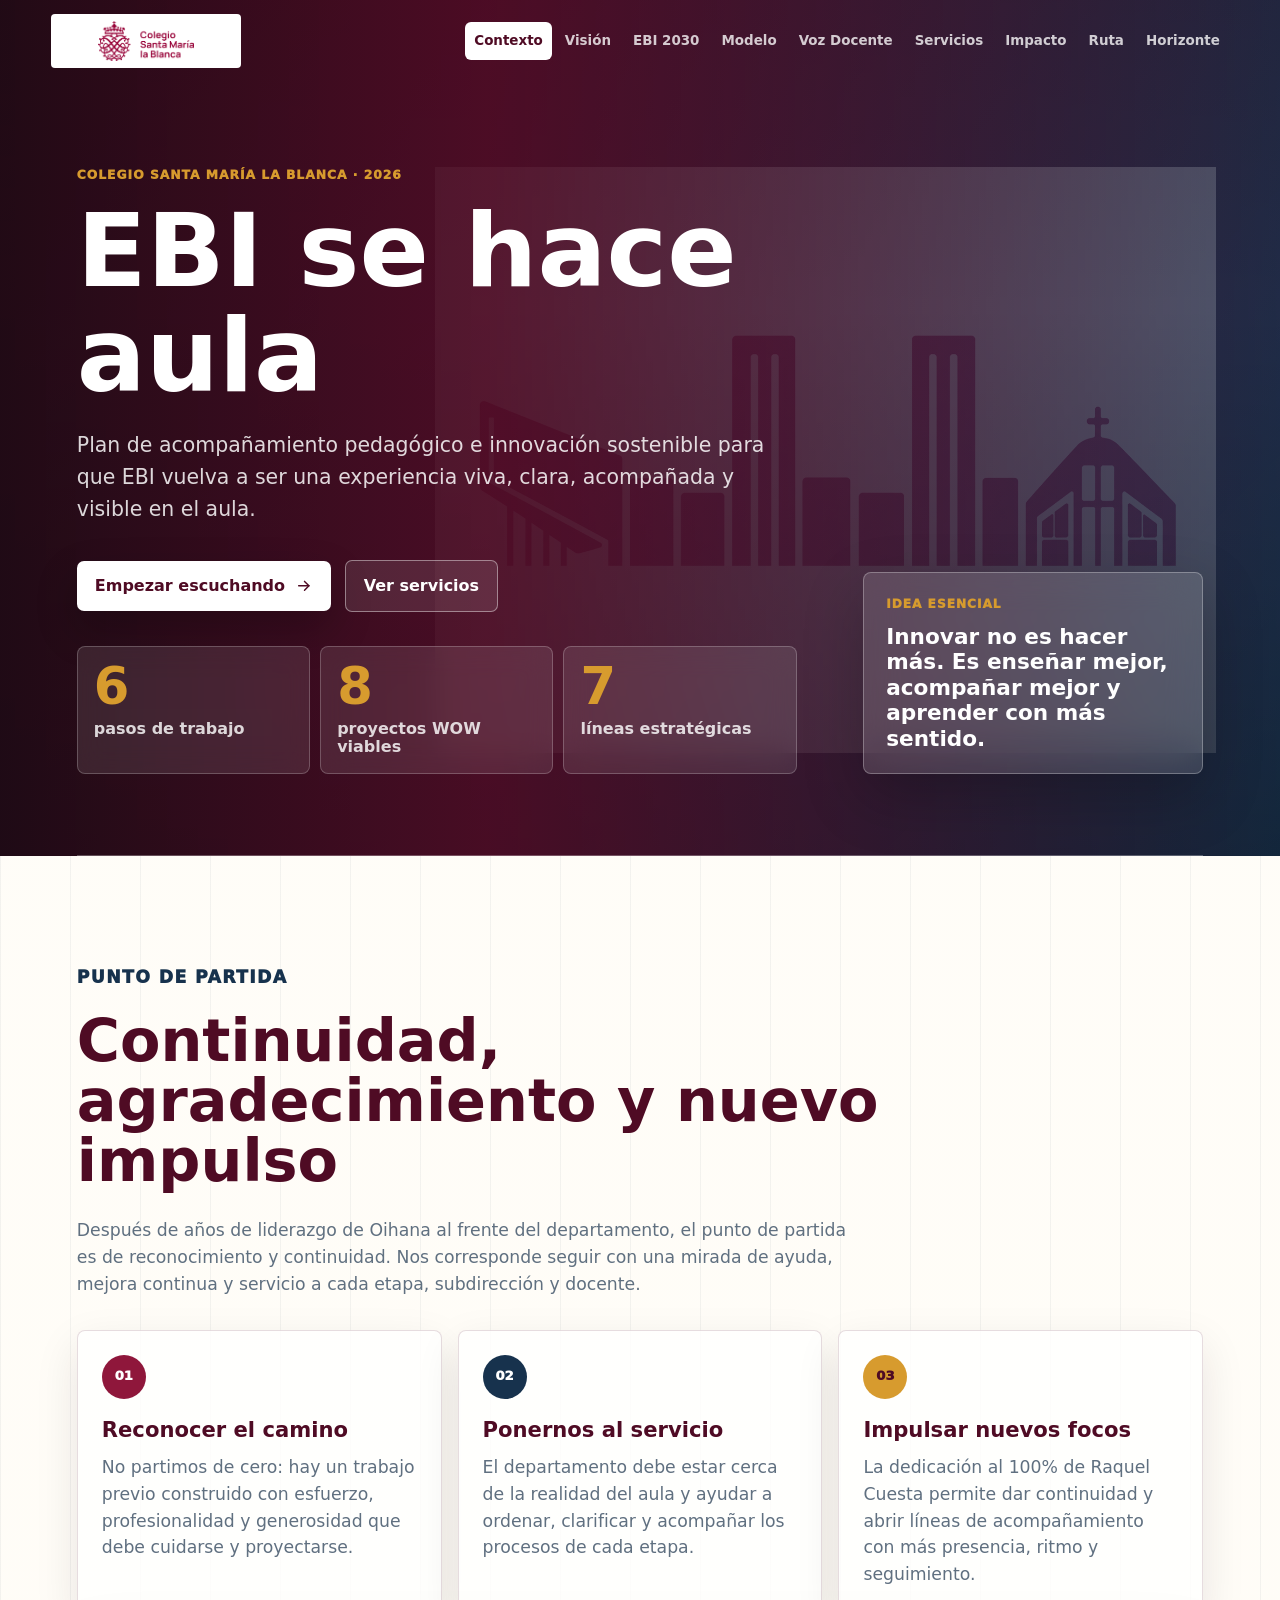
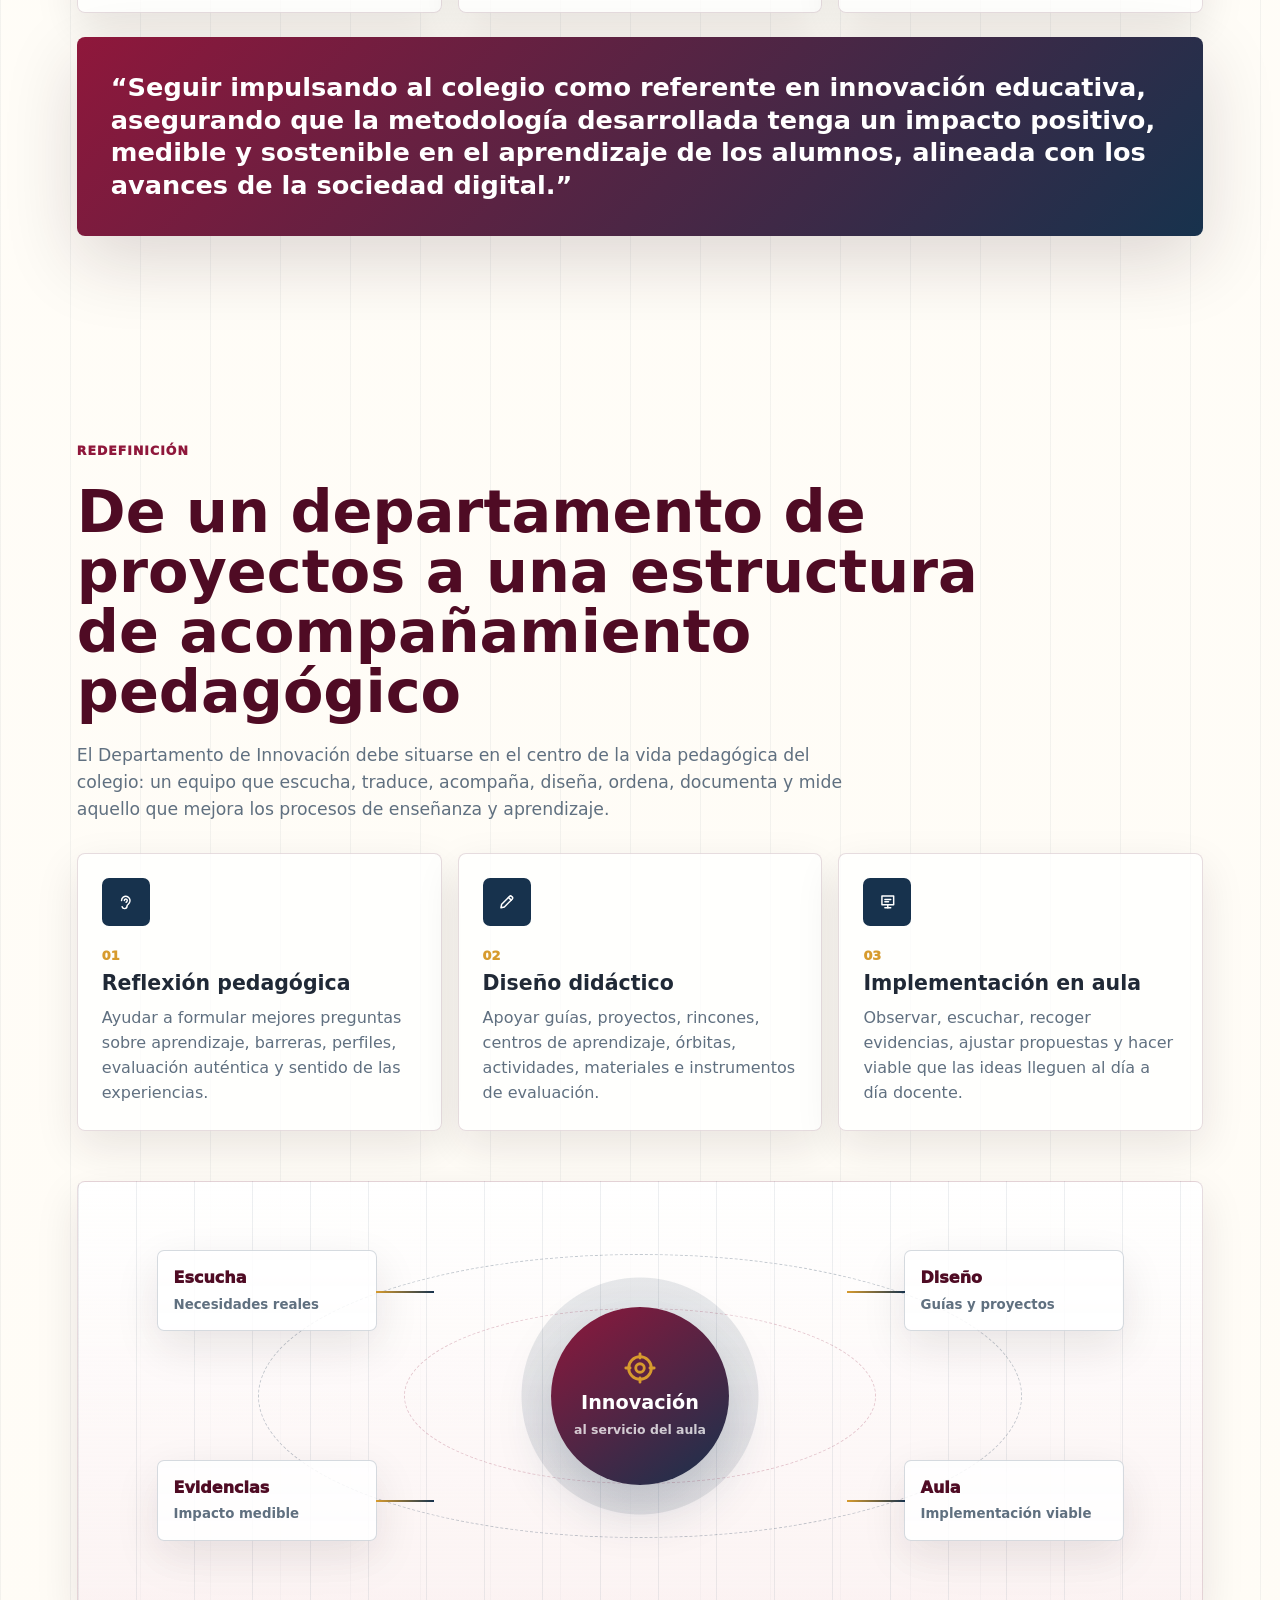
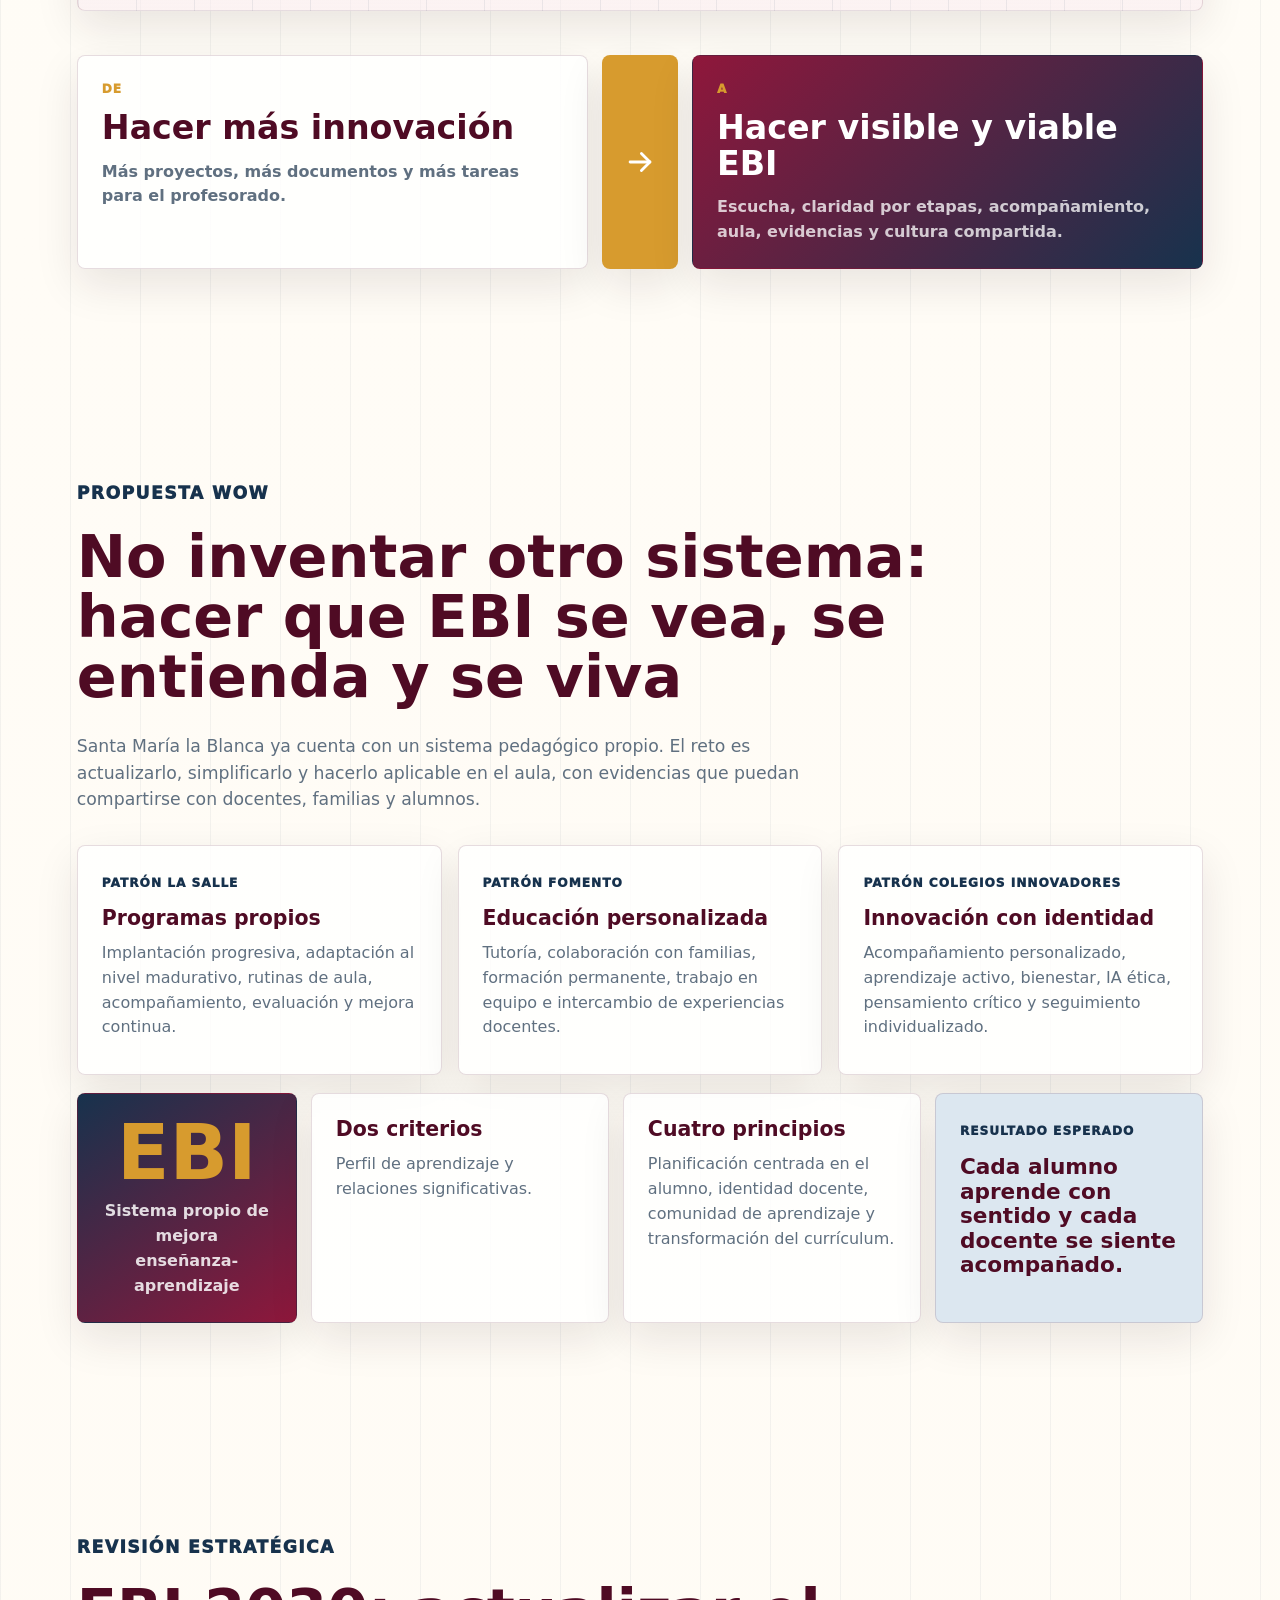
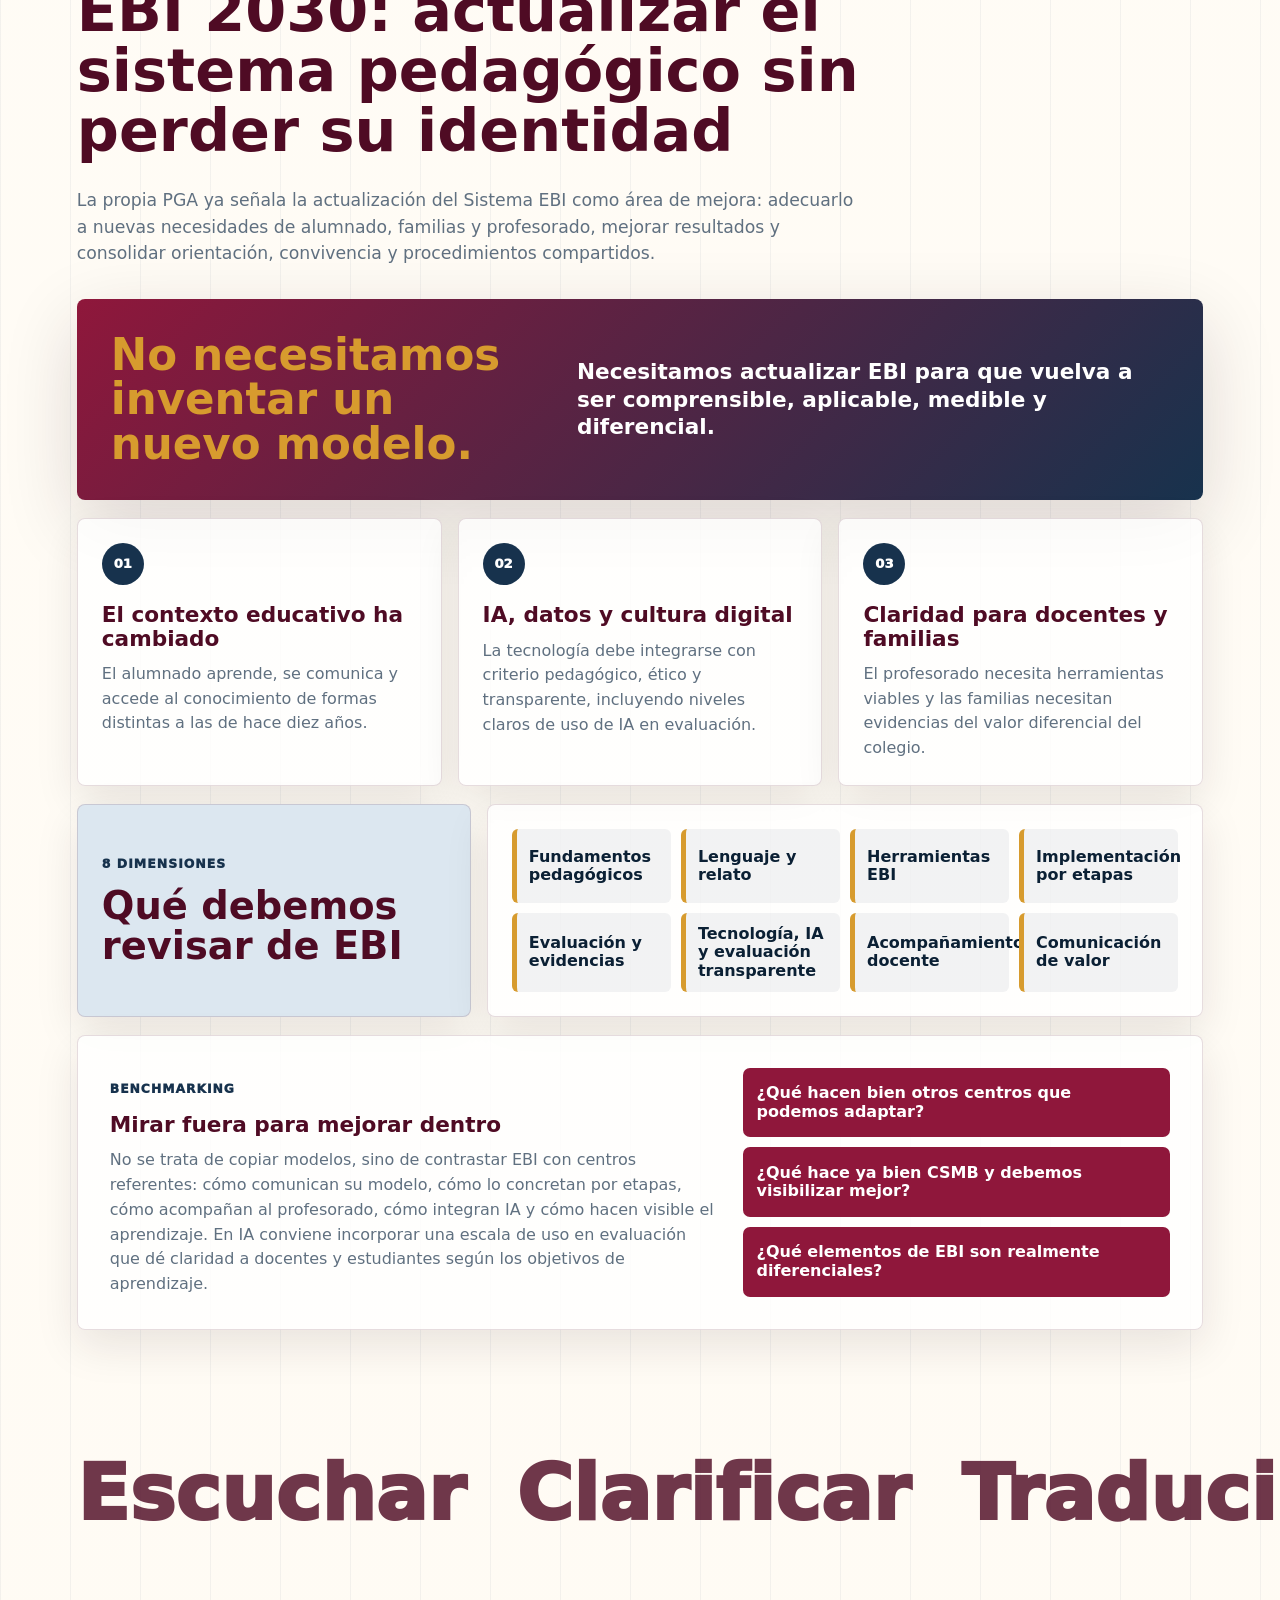
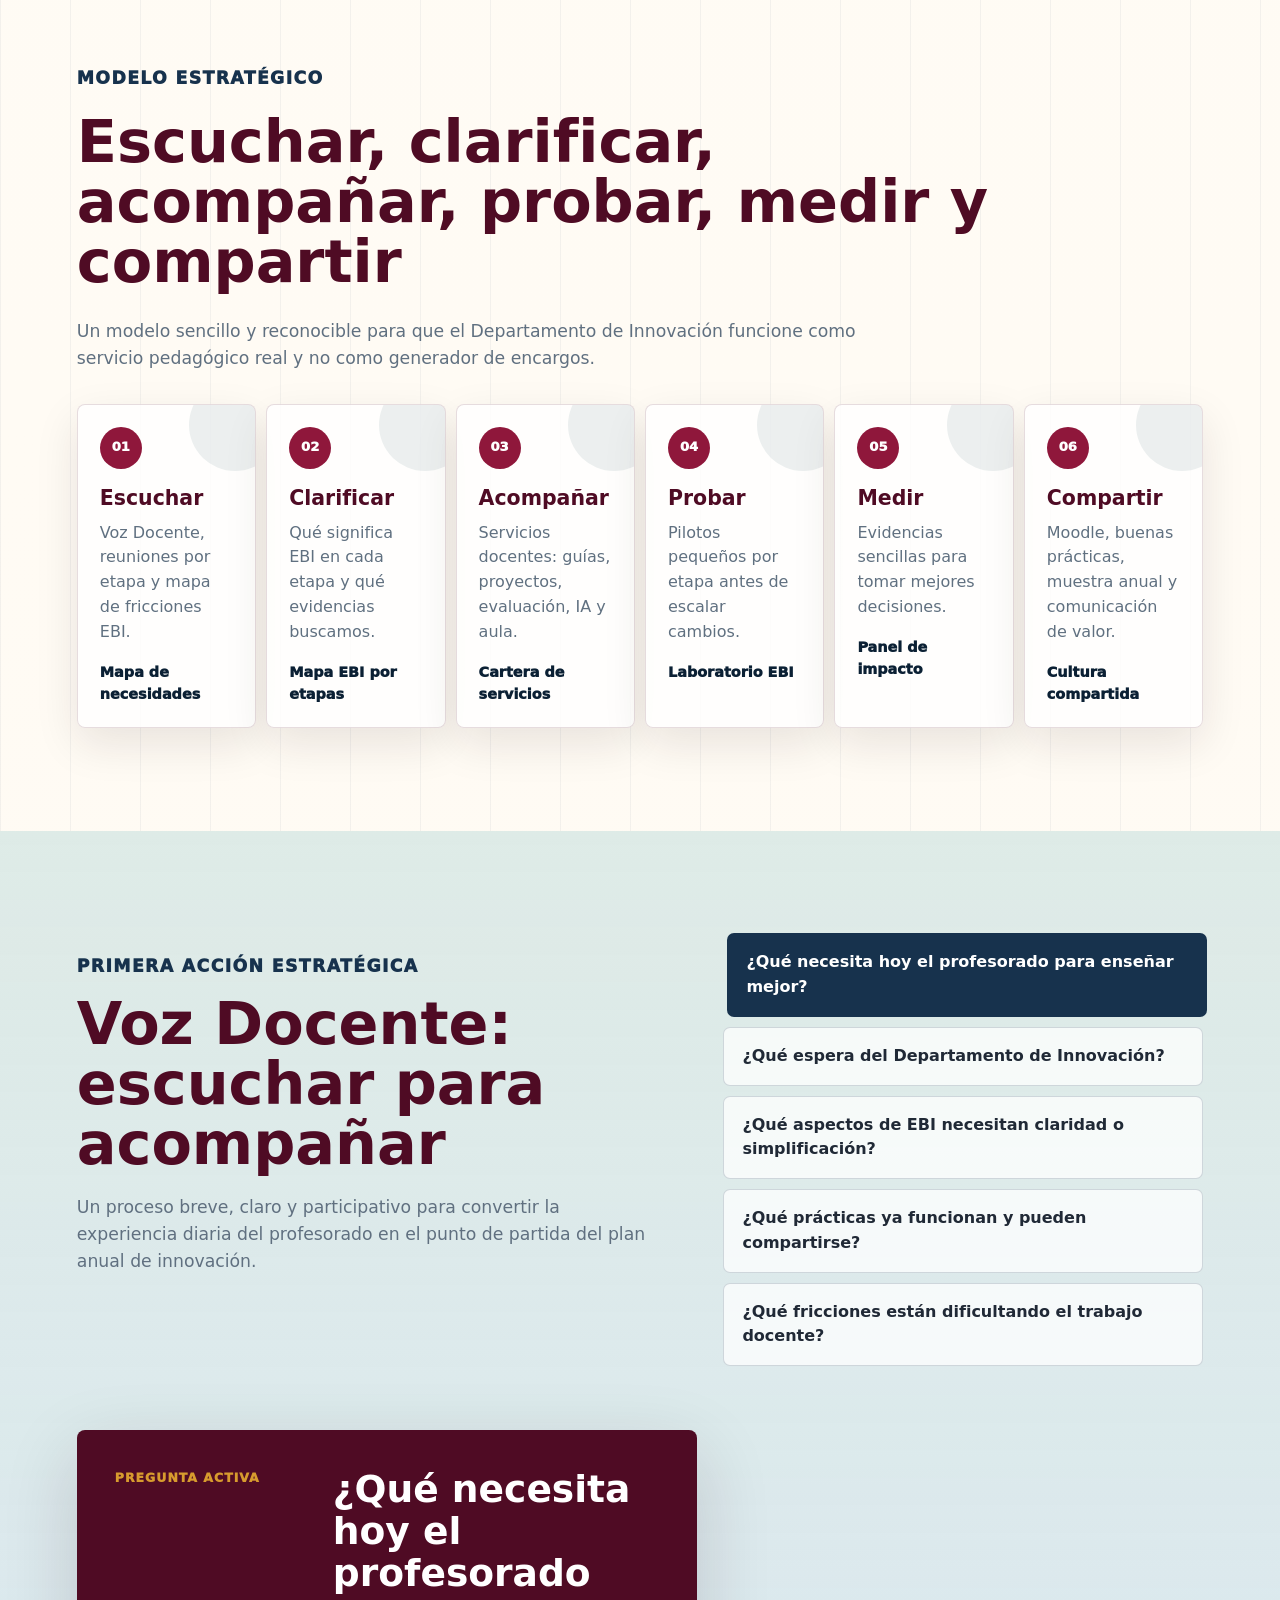
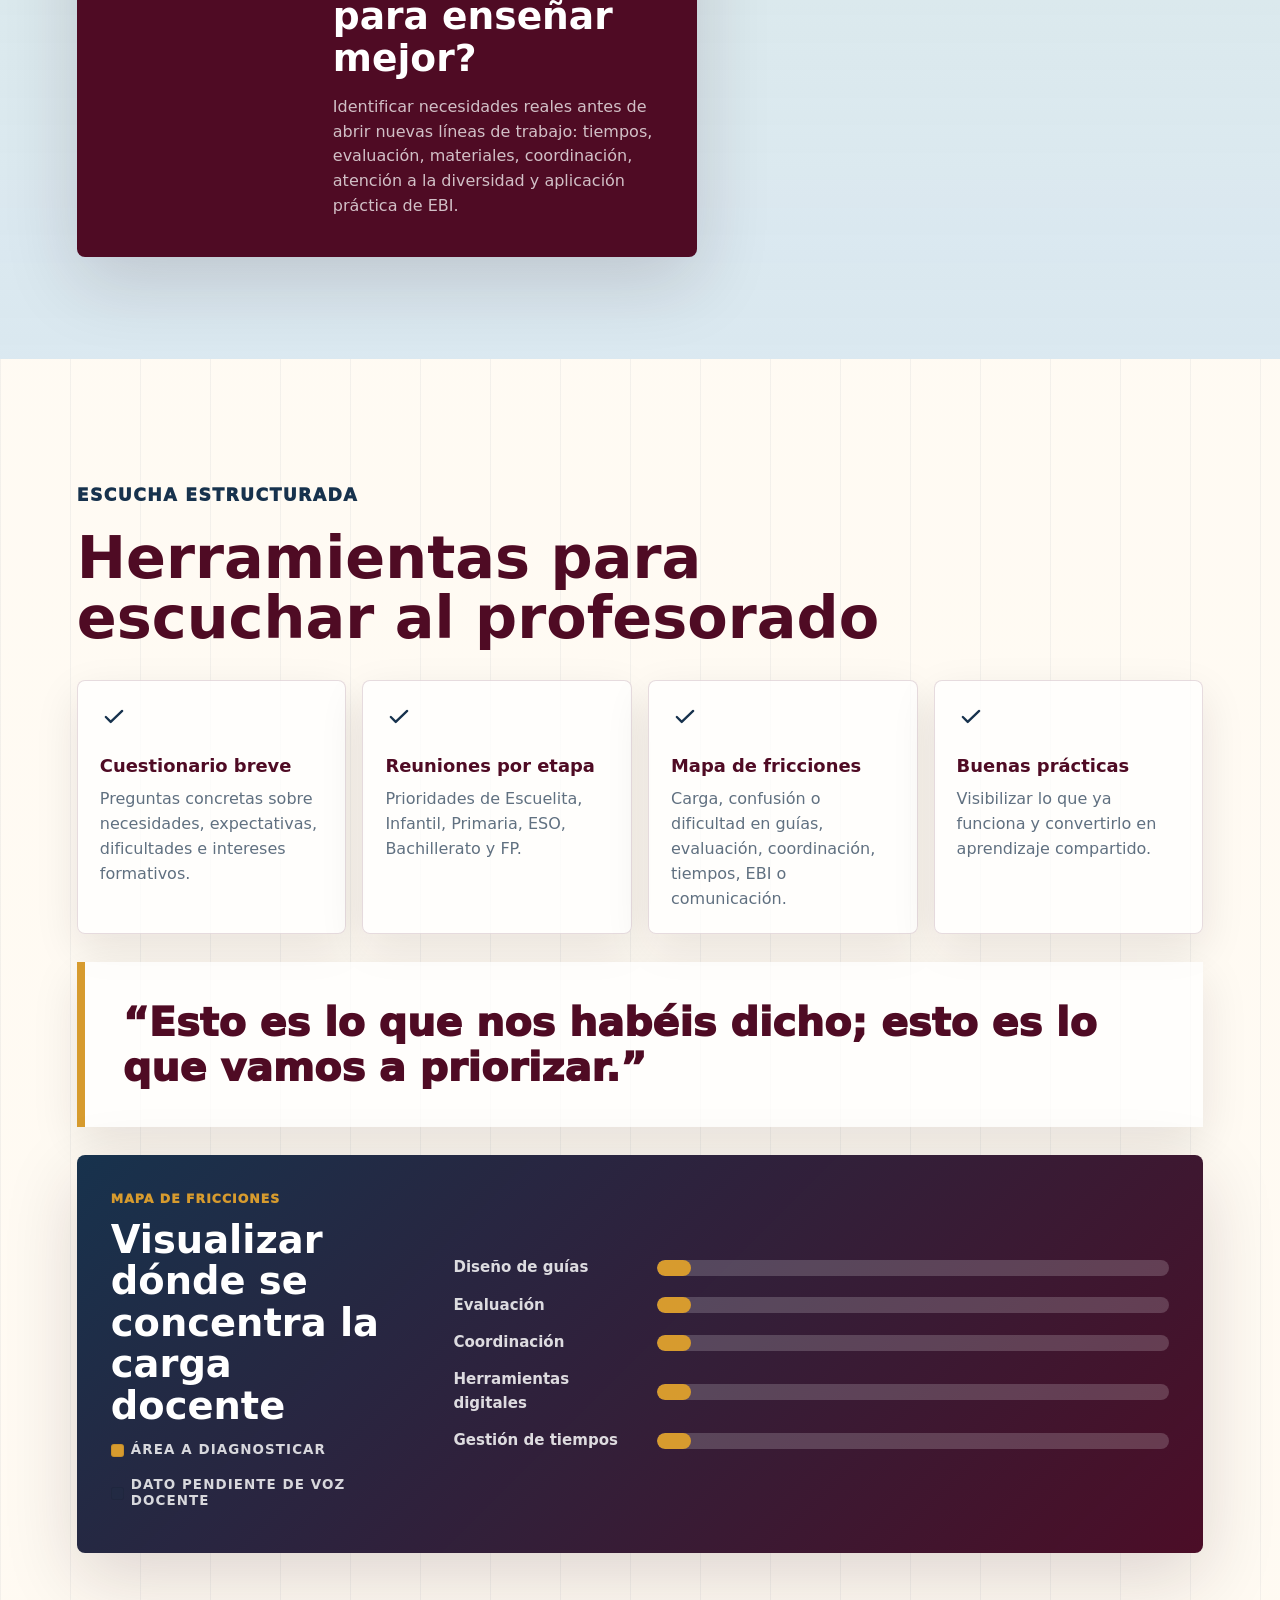
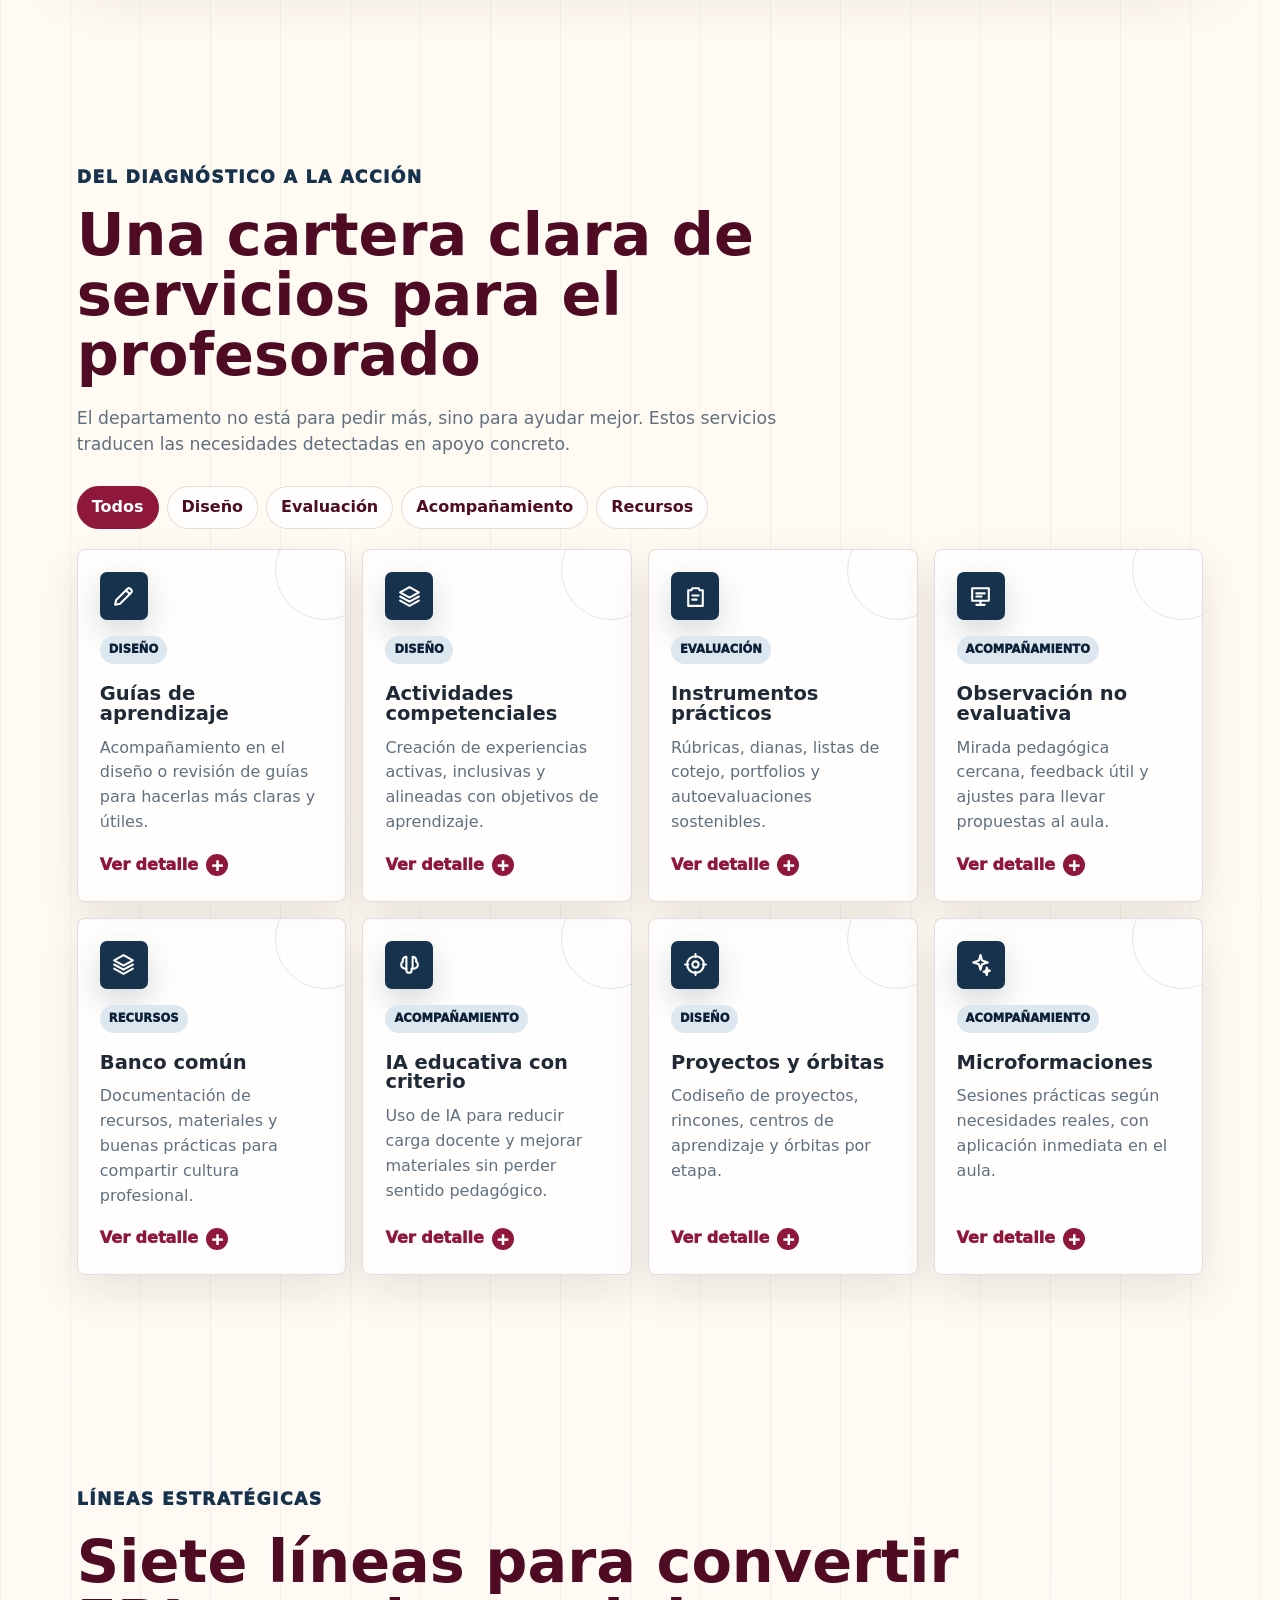
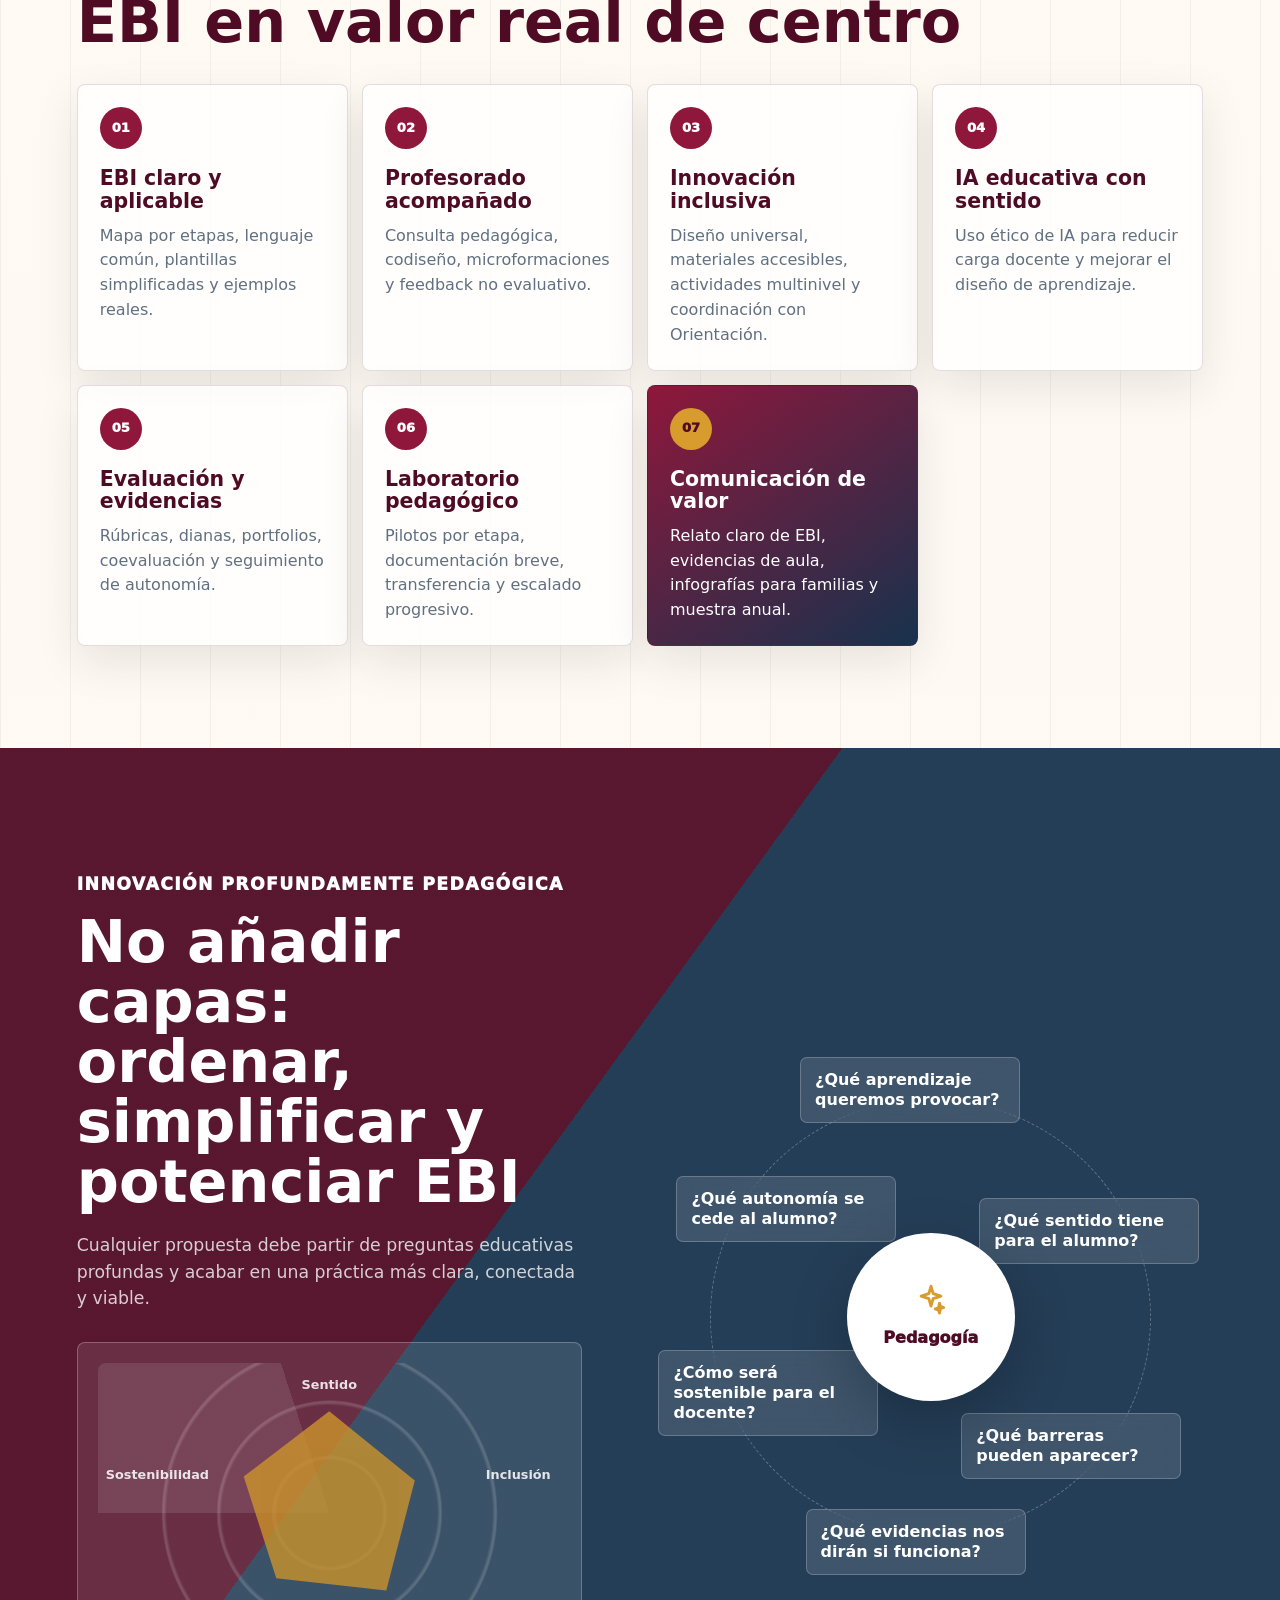
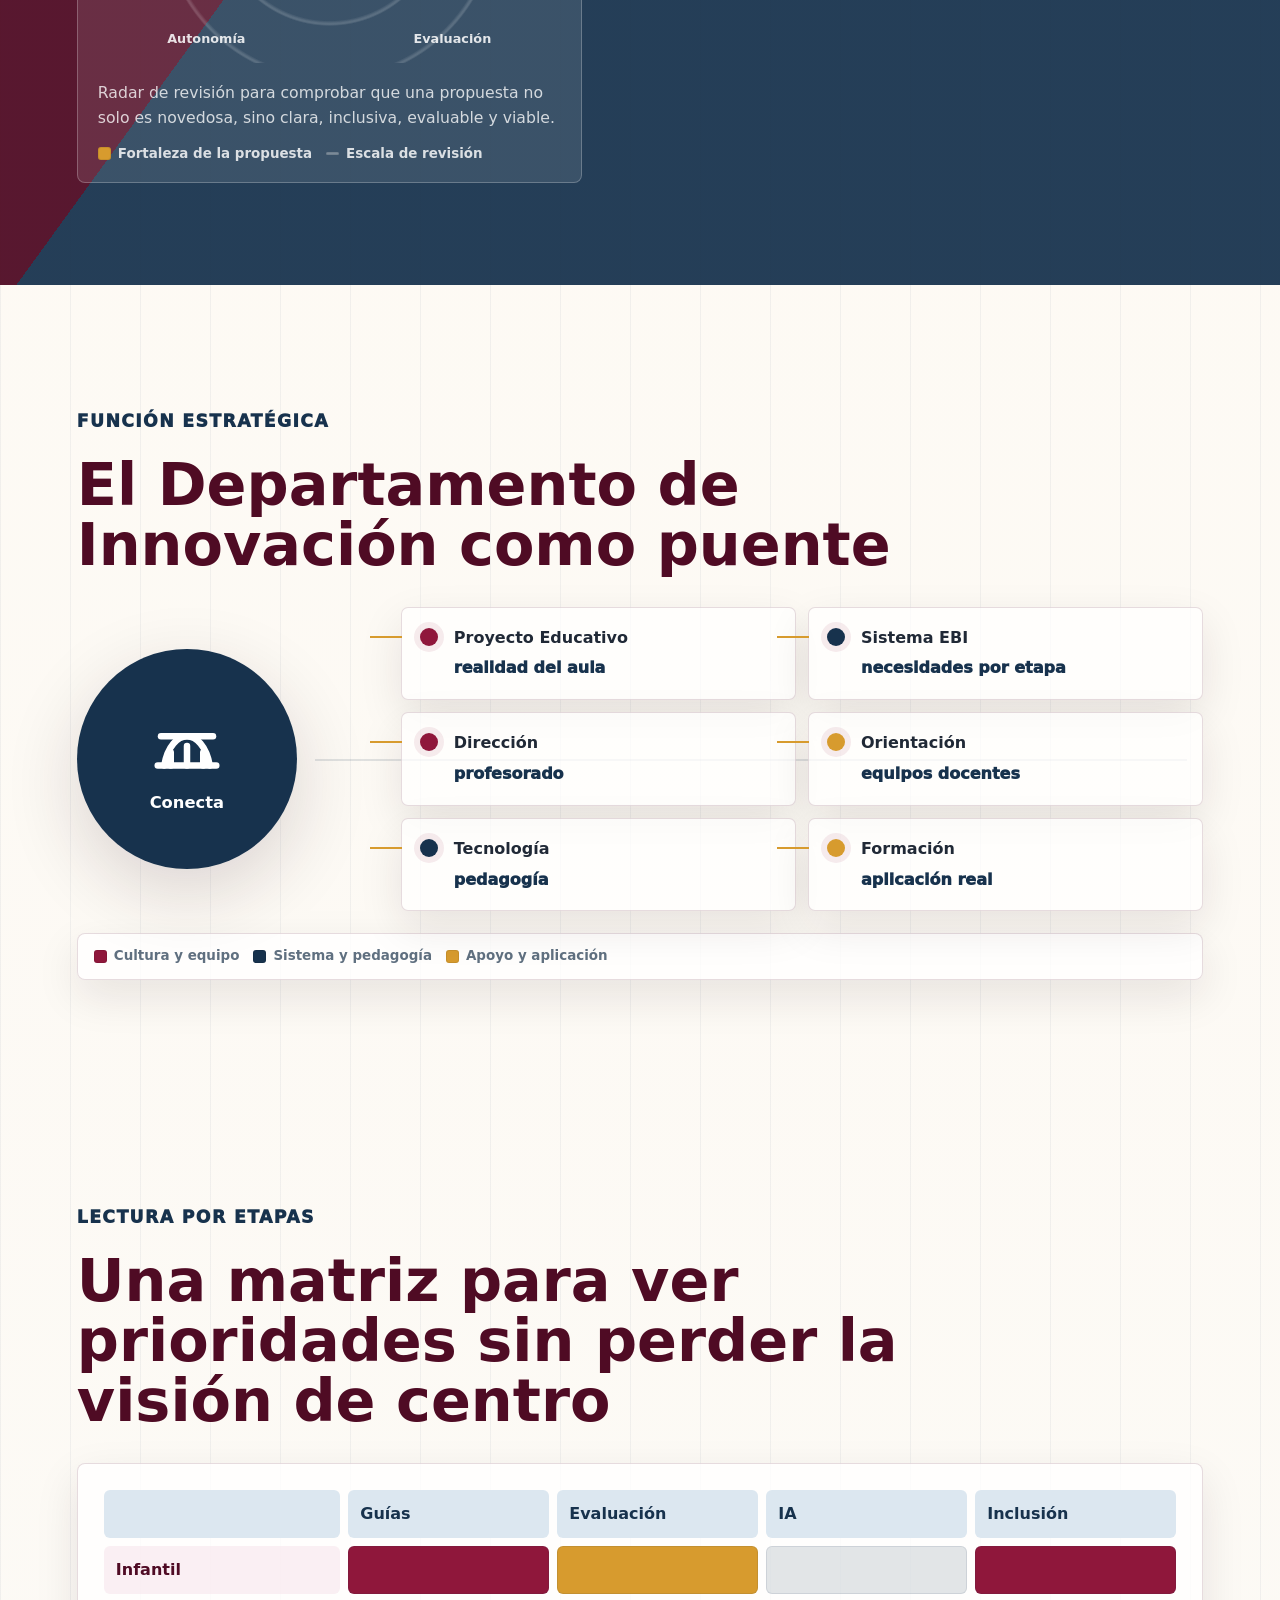
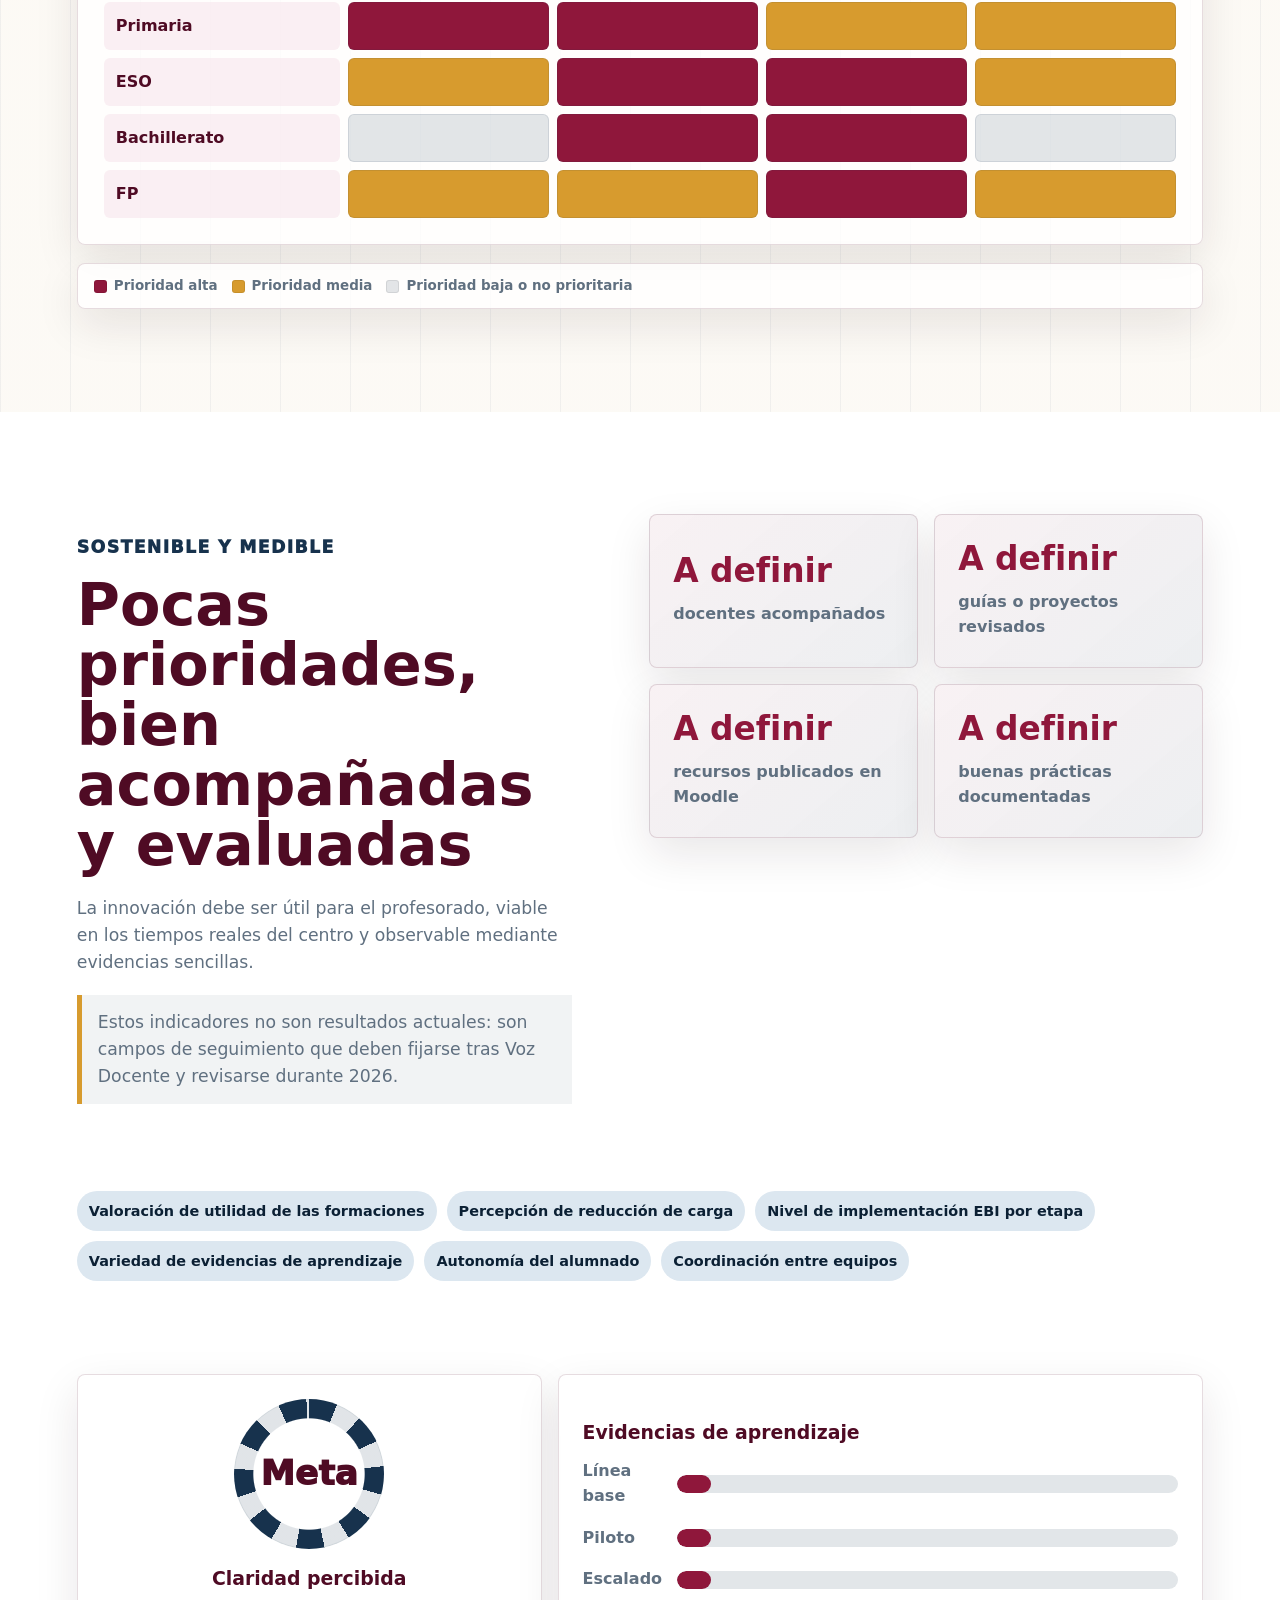
<file: index-largo.html>
<!doctype html>
<html lang="es">
  <head>
    <meta charset="utf-8" />
    <meta name="viewport" content="width=device-width, initial-scale=1" />
    <title>EBI se hace aula | Colegio Santa María la Blanca</title>
    <meta
      name="description"
      content="Plan de acompañamiento pedagógico e innovación sostenible del Colegio Santa María la Blanca."
    />
    <link rel="icon" href="assets/favicon.svg" type="image/svg+xml" />
    <link rel="stylesheet" href="styles.css" />
  </head>
  <body>
    <div class="scroll-progress" aria-hidden="true"></div>

    <svg class="icon-sprite" aria-hidden="true" focusable="false">
      <symbol id="icon-ear" viewBox="0 0 24 24">
        <path d="M6.2 10.4a5.8 5.8 0 1 1 10.6 3.2c-.5.8-1.2 1.4-1.9 2.1-.7.6-1.2 1.3-1.2 2.2 0 1.9-1.5 3.4-3.4 3.4A3.4 3.4 0 0 1 7 18.7" />
        <path d="M10 10.2a2 2 0 1 1 3.6 1.2c-.3.5-.8.9-1.2 1.3" />
      </symbol>
      <symbol id="icon-pen" viewBox="0 0 24 24">
        <path d="m4 20 4.7-1 10.6-10.6a2.2 2.2 0 0 0 0-3.1l-.6-.6a2.2 2.2 0 0 0-3.1 0L5 15.3 4 20Z" />
        <path d="m14.3 6 3.7 3.7" />
      </symbol>
      <symbol id="icon-class" viewBox="0 0 24 24">
        <path d="M4 4h16v12H4z" />
        <path d="M8 20h8" />
        <path d="M12 16v4" />
        <path d="M8 9h8M8 12h5" />
      </symbol>
      <symbol id="icon-spark" viewBox="0 0 24 24">
        <path d="m12 3 1.5 5.2L19 10l-5.5 1.8L12 17l-1.5-5.2L5 10l5.5-1.8L12 3Z" />
        <path d="m18 15 .7 2.2 2.3.8-2.3.8L18 22l-.7-2.2-2.3-.8 2.3-.8L18 15Z" />
      </symbol>
      <symbol id="icon-chart" viewBox="0 0 24 24">
        <path d="M4 19V5" />
        <path d="M4 19h16" />
        <path d="M8 16v-4" />
        <path d="M12 16V8" />
        <path d="M16 16v-6" />
      </symbol>
      <symbol id="icon-bridge" viewBox="0 0 24 24">
        <path d="M3 18h18" />
        <path d="M5 18c1-6 4.2-9 7-9s6 3 7 9" />
        <path d="M7 18v-4M12 18v-6M17 18v-4" />
        <path d="M4 9h16" />
      </symbol>
      <symbol id="icon-arrow" viewBox="0 0 24 24">
        <path d="M5 12h14" />
        <path d="m13 6 6 6-6 6" />
      </symbol>
      <symbol id="icon-check" viewBox="0 0 24 24">
        <path d="m5 12 4.2 4.2L19 6.8" />
      </symbol>
      <symbol id="icon-target" viewBox="0 0 24 24">
        <circle cx="12" cy="12" r="8" />
        <circle cx="12" cy="12" r="3" />
        <path d="M12 2v3M12 19v3M2 12h3M19 12h3" />
      </symbol>
      <symbol id="icon-layers" viewBox="0 0 24 24">
        <path d="m12 3 9 5-9 5-9-5 9-5Z" />
        <path d="m3 12 9 5 9-5" />
        <path d="m3 16 9 5 9-5" />
      </symbol>
      <symbol id="icon-clipboard" viewBox="0 0 24 24">
        <path d="M9 4h6l1 2h3v15H5V6h3l1-2Z" />
        <path d="M9 11h6M9 15h4" />
      </symbol>
      <symbol id="icon-brain" viewBox="0 0 24 24">
        <path d="M9 4.5A3.5 3.5 0 0 0 5.5 8c0 .4.1.8.2 1.1A3.7 3.7 0 0 0 4 12.2a3.8 3.8 0 0 0 4 3.8h1V4.5Z" />
        <path d="M15 4.5A3.5 3.5 0 0 1 18.5 8c0 .4-.1.8-.2 1.1a3.7 3.7 0 0 1 1.7 3.1 3.8 3.8 0 0 1-4 3.8h-1V4.5Z" />
        <path d="M9 16v1.5a2.5 2.5 0 0 0 5 0V16" />
      </symbol>
    </svg>

    <header class="site-header" aria-label="Navegación principal">
      <a class="brand" href="#inicio" aria-label="Ir al inicio">
        <img src="assets/colegio.png" alt="Colegio Santa María la Blanca" />
        <span>Santa María la Blanca</span>
      </a>
      <button class="menu-toggle" type="button" aria-expanded="false" aria-controls="site-nav">
        <span></span><span></span><span></span>
        <span class="sr-only">Abrir navegación</span>
      </button>
      <nav id="site-nav">
        <a href="#contexto">Contexto</a>
        <a href="#vision">Visión</a>
        <a href="#revision-ebi">EBI 2030</a>
        <a href="#modelo">Modelo</a>
        <a href="#voz-docente">Voz Docente</a>
        <a href="#servicios">Servicios</a>
        <a href="#impacto">Impacto</a>
        <a href="#ruta">Ruta</a>
        <a href="#horizonte">Horizonte</a>
      </nav>
    </header>

    <main>
      <section class="hero" id="inicio">
        <div class="hero-bg" aria-hidden="true">
          <img src="assets/colegio-skyline.png" alt="" />
        </div>
        <div class="hero-shade" aria-hidden="true"></div>
        <div class="hero-content reveal">
          <p class="eyebrow">Colegio Santa María la Blanca · 2026</p>
          <h1>EBI se hace aula</h1>
          <p class="hero-lead">
            Plan de acompañamiento pedagógico e innovación sostenible para que
            EBI vuelva a ser una experiencia viva, clara, acompañada y visible
            en el aula.
          </p>
          <div class="hero-actions" aria-label="Accesos rápidos">
            <a class="btn primary" href="#voz-docente">
              Empezar escuchando
              <svg><use href="#icon-arrow" /></svg>
            </a>
            <a class="btn ghost" href="#servicios">Ver servicios</a>
          </div>
          <div class="hero-metrics" aria-label="Resumen visual del plan">
            <div>
              <strong>6</strong>
              <span>pasos de trabajo</span>
            </div>
            <div>
              <strong>8</strong>
              <span>proyectos WOW viables</span>
            </div>
            <div>
              <strong>7</strong>
              <span>líneas estratégicas</span>
            </div>
          </div>
        </div>
        <aside class="hero-panel reveal" aria-label="Idea esencial">
          <span>Idea esencial</span>
          <strong>
            Innovar no es hacer más. Es enseñar mejor, acompañar mejor y aprender
            con más sentido.
          </strong>
        </aside>
      </section>

      <section class="presentation-context" id="contexto" aria-labelledby="context-title">
        <div class="section-heading reveal">
          <p class="eyebrow dark">Punto de partida</p>
          <h2 id="context-title">Continuidad, agradecimiento y nuevo impulso</h2>
          <p>
            Después de años de liderazgo de Oihana al frente del departamento,
            el punto de partida es de reconocimiento y continuidad. Nos
            corresponde seguir con una mirada de ayuda, mejora continua y
            servicio a cada etapa, subdirección y docente.
          </p>
        </div>
        <div class="context-grid reveal" aria-label="Claves de continuidad e impulso">
          <article class="context-card">
            <span>01</span>
            <h3>Reconocer el camino</h3>
            <p>
              No partimos de cero: hay un trabajo previo construido con esfuerzo,
              profesionalidad y generosidad que debe cuidarse y proyectarse.
            </p>
          </article>
          <article class="context-card">
            <span>02</span>
            <h3>Ponernos al servicio</h3>
            <p>
              El departamento debe estar cerca de la realidad del aula y ayudar a
              ordenar, clarificar y acompañar los procesos de cada etapa.
            </p>
          </article>
          <article class="context-card">
            <span>03</span>
            <h3>Impulsar nuevos focos</h3>
            <p>
              La dedicación al 100% de Raquel Cuesta permite dar continuidad y
              abrir líneas de acompañamiento con más presencia, ritmo y seguimiento.
            </p>
          </article>
        </div>
        <blockquote class="vision-quote reveal">
          “Seguir impulsando al colegio como referente en innovación educativa,
          asegurando que la metodología desarrollada tenga un impacto positivo,
          medible y sostenible en el aprendizaje de los alumnos, alineada con los
          avances de la sociedad digital.”
        </blockquote>
      </section>

      <section class="opening" id="vision" aria-labelledby="vision-title">
        <div class="section-label reveal">Redefinición</div>
        <div class="opening-copy reveal">
          <h2 id="vision-title">De un departamento de proyectos a una estructura de acompañamiento pedagógico</h2>
          <p>
            El Departamento de Innovación debe situarse en el centro de la vida
            pedagógica del colegio: un equipo que escucha, traduce, acompaña,
            diseña, ordena, documenta y mide aquello que mejora los procesos de
            enseñanza y aprendizaje.
          </p>
        </div>
        <div class="level-grid" aria-label="Niveles de acompañamiento">
          <article class="level-card reveal">
            <div class="level-icon"><svg><use href="#icon-ear" /></svg></div>
            <span>01</span>
            <h3>Reflexión pedagógica</h3>
            <p>
              Ayudar a formular mejores preguntas sobre aprendizaje, barreras,
              perfiles, evaluación auténtica y sentido de las experiencias.
            </p>
          </article>
          <article class="level-card reveal">
            <div class="level-icon"><svg><use href="#icon-pen" /></svg></div>
            <span>02</span>
            <h3>Diseño didáctico</h3>
            <p>
              Apoyar guías, proyectos, rincones, centros de aprendizaje, órbitas,
              actividades, materiales e instrumentos de evaluación.
            </p>
          </article>
          <article class="level-card reveal">
            <div class="level-icon"><svg><use href="#icon-class" /></svg></div>
            <span>03</span>
            <h3>Implementación en aula</h3>
            <p>
              Observar, escuchar, recoger evidencias, ajustar propuestas y hacer
              viable que las ideas lleguen al día a día docente.
            </p>
          </article>
        </div>
        <div class="model-map reveal" aria-label="Modelo visual de acompañamiento">
          <div class="model-center">
            <svg><use href="#icon-target" /></svg>
            <strong>Innovación</strong>
            <span>al servicio del aula</span>
          </div>
          <div class="model-node node-listen">
            <span>Escucha</span>
            <small>Necesidades reales</small>
          </div>
          <div class="model-node node-design">
            <span>Diseño</span>
            <small>Guías y proyectos</small>
          </div>
          <div class="model-node node-classroom">
            <span>Aula</span>
            <small>Implementación viable</small>
          </div>
          <div class="model-node node-evidence">
            <span>Evidencias</span>
            <small>Impacto medible</small>
          </div>
        </div>
        <div class="shift-panel reveal" aria-label="Comparativa de cambio propuesto">
          <div class="shift-column from">
            <span>De</span>
            <strong>Hacer más innovación</strong>
            <small>Más proyectos, más documentos y más tareas para el profesorado.</small>
          </div>
          <div class="shift-arrow" aria-hidden="true">
            <svg><use href="#icon-arrow" /></svg>
          </div>
          <div class="shift-column to">
            <span>A</span>
            <strong>Hacer visible y viable EBI</strong>
            <small>Escucha, claridad por etapas, acompañamiento, aula, evidencias y cultura compartida.</small>
          </div>
        </div>
      </section>

      <section class="value-proposal" id="ebi-aula" aria-labelledby="value-title">
        <div class="section-heading reveal">
          <p class="eyebrow dark">Propuesta WOW</p>
          <h2 id="value-title">No inventar otro sistema: hacer que EBI se vea, se entienda y se viva</h2>
          <p>
            Santa María la Blanca ya cuenta con un sistema pedagógico propio.
            El reto es actualizarlo, simplificarlo y hacerlo aplicable en el aula,
            con evidencias que puedan compartirse con docentes, familias y alumnos.
          </p>
        </div>
        <div class="reference-grid" aria-label="Patrones de referentes educativos">
          <article class="reference-card reveal">
            <span>Patrón La Salle</span>
            <h3>Programas propios</h3>
            <p>Implantación progresiva, adaptación al nivel madurativo, rutinas de aula, acompañamiento, evaluación y mejora continua.</p>
          </article>
          <article class="reference-card reveal">
            <span>Patrón Fomento</span>
            <h3>Educación personalizada</h3>
            <p>Tutoría, colaboración con familias, formación permanente, trabajo en equipo e intercambio de experiencias docentes.</p>
          </article>
          <article class="reference-card reveal">
            <span>Patrón colegios innovadores</span>
            <h3>Innovación con identidad</h3>
            <p>Acompañamiento personalizado, aprendizaje activo, bienestar, IA ética, pensamiento crítico y seguimiento individualizado.</p>
          </article>
        </div>
        <div class="ebi-frame reveal" aria-label="Base pedagógica de EBI">
          <div class="ebi-core">
            <strong>EBI</strong>
            <span>Sistema propio de mejora enseñanza-aprendizaje</span>
          </div>
          <div class="ebi-list">
            <h3>Dos criterios</h3>
            <p>Perfil de aprendizaje y relaciones significativas.</p>
          </div>
          <div class="ebi-list">
            <h3>Cuatro principios</h3>
            <p>Planificación centrada en el alumno, identidad docente, comunidad de aprendizaje y transformación del currículum.</p>
          </div>
          <div class="ebi-result">
            <span>Resultado esperado</span>
            <strong>Cada alumno aprende con sentido y cada docente se siente acompañado.</strong>
          </div>
        </div>
      </section>

      <section class="ebi-review" id="revision-ebi" aria-labelledby="review-title">
        <div class="section-heading reveal">
          <p class="eyebrow dark">Revisión estratégica</p>
          <h2 id="review-title">EBI 2030: actualizar el sistema pedagógico sin perder su identidad</h2>
          <p>
            La propia PGA ya señala la actualización del Sistema EBI como área de
            mejora: adecuarlo a nuevas necesidades de alumnado, familias y
            profesorado, mejorar resultados y consolidar orientación, convivencia
            y procedimientos compartidos.
          </p>
        </div>
        <div class="review-statement reveal">
          <strong>No necesitamos inventar un nuevo modelo.</strong>
          <span>Necesitamos actualizar EBI para que vuelva a ser comprensible, aplicable, medible y diferencial.</span>
        </div>
        <div class="review-reasons" aria-label="Razones para revisar EBI ahora">
          <article class="review-reason reveal">
            <span>01</span>
            <h3>El contexto educativo ha cambiado</h3>
            <p>El alumnado aprende, se comunica y accede al conocimiento de formas distintas a las de hace diez años.</p>
          </article>
          <article class="review-reason reveal">
            <span>02</span>
            <h3>IA, datos y cultura digital</h3>
            <p>La tecnología debe integrarse con criterio pedagógico, ético y transparente, incluyendo niveles claros de uso de IA en evaluación.</p>
          </article>
          <article class="review-reason reveal">
            <span>03</span>
            <h3>Claridad para docentes y familias</h3>
            <p>El profesorado necesita herramientas viables y las familias necesitan evidencias del valor diferencial del colegio.</p>
          </article>
        </div>
        <div class="review-dimensions reveal" aria-label="Dimensiones de revisión del Sistema EBI">
          <div class="dimension-title">
            <span>8 dimensiones</span>
            <strong>Qué debemos revisar de EBI</strong>
          </div>
          <div class="dimension-grid">
            <span>Fundamentos pedagógicos</span>
            <span>Lenguaje y relato</span>
            <span>Herramientas EBI</span>
            <span>Implementación por etapas</span>
            <span>Evaluación y evidencias</span>
            <span>Tecnología, IA y evaluación transparente</span>
            <span>Acompañamiento docente</span>
            <span>Comunicación de valor</span>
          </div>
        </div>
        <div class="benchmark-panel reveal" aria-label="Benchmarking pedagógico">
          <div>
            <p class="eyebrow dark">Benchmarking</p>
            <h3>Mirar fuera para mejorar dentro</h3>
            <p>
              No se trata de copiar modelos, sino de contrastar EBI con centros
              referentes: cómo comunican su modelo, cómo lo concretan por etapas,
              cómo acompañan al profesorado, cómo integran IA y cómo hacen visible
              el aprendizaje. En IA conviene incorporar una escala de uso en
              evaluación que dé claridad a docentes y estudiantes según los
              objetivos de aprendizaje.
            </p>
          </div>
          <div class="benchmark-questions">
            <span>¿Qué hacen bien otros centros que podemos adaptar?</span>
            <span>¿Qué hace ya bien CSMB y debemos visibilizar mejor?</span>
            <span>¿Qué elementos de EBI son realmente diferenciales?</span>
          </div>
        </div>
      </section>

      <section class="manifesto" aria-label="Principios del plan">
        <div class="manifesto-track reveal">
          <span>Escuchar</span>
          <span>Clarificar</span>
          <span>Traducir</span>
          <span>Acompañar</span>
          <span>Probar</span>
          <span>Diseñar</span>
          <span>Ordenar</span>
          <span>Documentar</span>
          <span>Medir</span>
          <span>Compartir</span>
        </div>
      </section>

      <section class="operating-model" id="modelo" aria-labelledby="model-title">
        <div class="section-heading reveal">
          <p class="eyebrow dark">Modelo estratégico</p>
          <h2 id="model-title">Escuchar, clarificar, acompañar, probar, medir y compartir</h2>
          <p>
            Un modelo sencillo y reconocible para que el Departamento de Innovación
            funcione como servicio pedagógico real y no como generador de encargos.
          </p>
        </div>
        <div class="process-flow" aria-label="Modelo operativo del Departamento de Innovación">
          <article class="process-card reveal">
            <span>01</span>
            <h3>Escuchar</h3>
            <p>Voz Docente, reuniones por etapa y mapa de fricciones EBI.</p>
            <strong>Mapa de necesidades</strong>
          </article>
          <article class="process-card reveal">
            <span>02</span>
            <h3>Clarificar</h3>
            <p>Qué significa EBI en cada etapa y qué evidencias buscamos.</p>
            <strong>Mapa EBI por etapas</strong>
          </article>
          <article class="process-card reveal">
            <span>03</span>
            <h3>Acompañar</h3>
            <p>Servicios docentes: guías, proyectos, evaluación, IA y aula.</p>
            <strong>Cartera de servicios</strong>
          </article>
          <article class="process-card reveal">
            <span>04</span>
            <h3>Probar</h3>
            <p>Pilotos pequeños por etapa antes de escalar cambios.</p>
            <strong>Laboratorio EBI</strong>
          </article>
          <article class="process-card reveal">
            <span>05</span>
            <h3>Medir</h3>
            <p>Evidencias sencillas para tomar mejores decisiones.</p>
            <strong>Panel de impacto</strong>
          </article>
          <article class="process-card reveal">
            <span>06</span>
            <h3>Compartir</h3>
            <p>Moodle, buenas prácticas, muestra anual y comunicación de valor.</p>
            <strong>Cultura compartida</strong>
          </article>
        </div>
      </section>

      <section class="voice-section" id="voz-docente" aria-labelledby="voice-title">
        <div class="voice-copy reveal">
          <p class="eyebrow dark">Primera acción estratégica</p>
          <h2 id="voice-title">Voz Docente: escuchar para acompañar</h2>
          <p>
            Un proceso breve, claro y participativo para convertir la experiencia
            diaria del profesorado en el punto de partida del plan anual de
            innovación.
          </p>
        </div>
        <div class="question-panel reveal" aria-label="Preguntas clave">
          <button class="question active" type="button" data-question="0">
            ¿Qué necesita hoy el profesorado para enseñar mejor?
          </button>
          <button class="question" type="button" data-question="1">
            ¿Qué espera del Departamento de Innovación?
          </button>
          <button class="question" type="button" data-question="2">
            ¿Qué aspectos de EBI necesitan claridad o simplificación?
          </button>
          <button class="question" type="button" data-question="3">
            ¿Qué prácticas ya funcionan y pueden compartirse?
          </button>
          <button class="question" type="button" data-question="4">
            ¿Qué fricciones están dificultando el trabajo docente?
          </button>
        </div>
        <div class="voice-output reveal" aria-live="polite">
          <span>Pregunta activa</span>
          <strong id="active-question">¿Qué necesita hoy el profesorado para enseñar mejor?</strong>
          <p id="active-answer">
            Identificar necesidades reales antes de abrir nuevas líneas de trabajo:
            tiempos, evaluación, materiales, coordinación, atención a la diversidad
            y aplicación práctica de EBI.
          </p>
        </div>
      </section>

      <section class="listening-tools" aria-labelledby="tools-title">
        <div class="section-heading reveal">
          <p class="eyebrow dark">Escucha estructurada</p>
          <h2 id="tools-title">Herramientas para escuchar al profesorado</h2>
        </div>
        <div class="tool-grid">
          <article class="tool-card reveal">
            <svg><use href="#icon-check" /></svg>
            <h3>Cuestionario breve</h3>
            <p>Preguntas concretas sobre necesidades, expectativas, dificultades e intereses formativos.</p>
          </article>
          <article class="tool-card reveal">
            <svg><use href="#icon-check" /></svg>
            <h3>Reuniones por etapa</h3>
            <p>Prioridades de Escuelita, Infantil, Primaria, ESO, Bachillerato y FP.</p>
          </article>
          <article class="tool-card reveal">
            <svg><use href="#icon-check" /></svg>
            <h3>Mapa de fricciones</h3>
            <p>Carga, confusión o dificultad en guías, evaluación, coordinación, tiempos, EBI o comunicación.</p>
          </article>
          <article class="tool-card reveal">
            <svg><use href="#icon-check" /></svg>
            <h3>Buenas prácticas</h3>
            <p>Visibilizar lo que ya funciona y convertirlo en aprendizaje compartido.</p>
          </article>
        </div>
        <blockquote class="return-message reveal">
          “Esto es lo que nos habéis dicho; esto es lo que vamos a priorizar.”
        </blockquote>
        <div class="friction-map reveal" aria-label="Mapa visual de fricciones pedagógicas">
          <div class="friction-copy">
            <span>Mapa de fricciones</span>
            <strong>Visualizar dónde se concentra la carga docente</strong>
            <div class="visual-legend dark" aria-label="Leyenda del mapa de fricciones">
              <span><i class="swatch gold"></i> Área a diagnosticar</span>
              <span><i class="swatch track"></i> Dato pendiente de Voz Docente</span>
            </div>
          </div>
          <div class="friction-bars">
            <div class="friction-row">
              <span>Diseño de guías</span>
              <i></i>
            </div>
            <div class="friction-row">
              <span>Evaluación</span>
              <i></i>
            </div>
            <div class="friction-row">
              <span>Coordinación</span>
              <i></i>
            </div>
            <div class="friction-row">
              <span>Herramientas digitales</span>
              <i></i>
            </div>
            <div class="friction-row">
              <span>Gestión de tiempos</span>
              <i></i>
            </div>
          </div>
        </div>
      </section>

      <section class="services" id="servicios" aria-labelledby="services-title">
        <div class="services-top reveal">
          <p class="eyebrow dark">Del diagnóstico a la acción</p>
          <h2 id="services-title">Una cartera clara de servicios para el profesorado</h2>
          <p>
            El departamento no está para pedir más, sino para ayudar mejor. Estos
            servicios traducen las necesidades detectadas en apoyo concreto.
          </p>
        </div>
        <div class="service-board" data-filter="all">
          <div class="filter-row" aria-label="Filtrar servicios">
            <button class="filter active" type="button" data-filter="all">Todos</button>
            <button class="filter" type="button" data-filter="design">Diseño</button>
            <button class="filter" type="button" data-filter="assessment">Evaluación</button>
            <button class="filter" type="button" data-filter="support">Acompañamiento</button>
            <button class="filter" type="button" data-filter="resources">Recursos</button>
          </div>
          <div class="service-grid">
            <article class="service-card reveal" data-category="design">
              <div class="service-toggle" role="button" tabindex="0" aria-expanded="false">
                <div class="service-icon"><svg><use href="#icon-pen" /></svg></div>
                <span>Diseño</span>
                <h3>Guías de aprendizaje</h3>
                <p>Acompañamiento en el diseño o revisión de guías para hacerlas más claras y útiles.</p>
                <em>Ver detalle</em>
              </div>
              <div class="service-detail">
                <p><strong>Qué hacemos:</strong> revisamos objetivos, secuencia, evidencias, tiempos y nivel de autonomía del alumnado para que la guía sea más clara y aplicable.</p>
                <p><strong>Entregable:</strong> guía ajustada, checklist de mejora y propuesta de próximos pasos.</p>
                <p><strong>Cuándo pedirlo:</strong> cuando una guía genera dudas, carga o no termina de funcionar en aula.</p>
              </div>
            </article>
            <article class="service-card reveal" data-category="design">
              <div class="service-toggle" role="button" tabindex="0" aria-expanded="false">
                <div class="service-icon"><svg><use href="#icon-layers" /></svg></div>
                <span>Diseño</span>
                <h3>Actividades competenciales</h3>
                <p>Creación de experiencias activas, inclusivas y alineadas con objetivos de aprendizaje.</p>
                <em>Ver detalle</em>
              </div>
              <div class="service-detail">
                <p><strong>Qué hacemos:</strong> transformamos una actividad en una experiencia más activa, con reto claro, producto, cooperación y conexión con competencias.</p>
                <p><strong>Entregable:</strong> plantilla de actividad, materiales base y criterios de evaluación asociados.</p>
                <p><strong>Cuándo pedirlo:</strong> cuando una sesión necesita ganar sentido, participación o transferencia.</p>
              </div>
            </article>
            <article class="service-card reveal" data-category="assessment">
              <div class="service-toggle" role="button" tabindex="0" aria-expanded="false">
                <div class="service-icon"><svg><use href="#icon-clipboard" /></svg></div>
                <span>Evaluación</span>
                <h3>Instrumentos prácticos</h3>
                <p>Rúbricas, dianas, listas de cotejo, portfolios y autoevaluaciones sostenibles.</p>
                <em>Ver detalle</em>
              </div>
              <div class="service-detail">
                <p><strong>Qué hacemos:</strong> diseñamos instrumentos sencillos para recoger evidencias sin multiplicar burocracia ni duplicar trabajo.</p>
                <p><strong>Entregable:</strong> rúbrica, diana, lista de cotejo o portfolio listo para usar.</p>
                <p><strong>Cuándo pedirlo:</strong> cuando se quiere evaluar mejor pero de forma manejable.</p>
              </div>
            </article>
            <article class="service-card reveal" data-category="support">
              <div class="service-toggle" role="button" tabindex="0" aria-expanded="false">
                <div class="service-icon"><svg><use href="#icon-class" /></svg></div>
                <span>Acompañamiento</span>
                <h3>Observación no evaluativa</h3>
                <p>Mirada pedagógica cercana, feedback útil y ajustes para llevar propuestas al aula.</p>
                <em>Ver detalle</em>
              </div>
              <div class="service-detail">
                <p><strong>Qué hacemos:</strong> entramos al aula para observar una práctica acordada, recoger evidencias y conversar después sobre ajustes posibles.</p>
                <p><strong>Entregable:</strong> devolución pedagógica breve con fortalezas, fricciones y una mejora prioritaria.</p>
                <p><strong>Cuándo pedirlo:</strong> cuando se quiere probar algo nuevo o mejorar una dinámica concreta.</p>
              </div>
            </article>
            <article class="service-card reveal" data-category="resources">
              <div class="service-toggle" role="button" tabindex="0" aria-expanded="false">
                <div class="service-icon"><svg><use href="#icon-layers" /></svg></div>
                <span>Recursos</span>
                <h3>Banco común</h3>
                <p>Documentación de recursos, materiales y buenas prácticas para compartir cultura profesional.</p>
                <em>Ver detalle</em>
              </div>
              <div class="service-detail">
                <p><strong>Qué hacemos:</strong> ordenamos recursos existentes, documentamos buenas prácticas y las hacemos localizables por etapa, área y necesidad.</p>
                <p><strong>Entregable:</strong> recurso etiquetado, ficha de uso y ejemplo de aplicación.</p>
                <p><strong>Cuándo pedirlo:</strong> cuando una práctica funciona y merece compartirse con otros equipos.</p>
              </div>
            </article>
            <article class="service-card reveal" data-category="support">
              <div class="service-toggle" role="button" tabindex="0" aria-expanded="false">
                <div class="service-icon"><svg><use href="#icon-brain" /></svg></div>
                <span>Acompañamiento</span>
                <h3>IA educativa con criterio</h3>
                <p>Uso de IA para reducir carga docente y mejorar materiales sin perder sentido pedagógico.</p>
                <em>Ver detalle</em>
              </div>
              <div class="service-detail">
                <p><strong>Qué hacemos:</strong> ayudamos a usar IA para adaptar materiales, generar borradores, simplificar textos o crear propuestas, siempre con revisión docente.</p>
                <p><strong>Entregable:</strong> flujo de trabajo, prompts base y material mejorado.</p>
                <p><strong>Cuándo pedirlo:</strong> cuando la IA puede ahorrar tiempo sin sustituir el criterio pedagógico.</p>
              </div>
            </article>
            <article class="service-card reveal" data-category="design">
              <div class="service-toggle" role="button" tabindex="0" aria-expanded="false">
                <div class="service-icon"><svg><use href="#icon-target" /></svg></div>
                <span>Diseño</span>
                <h3>Proyectos y órbitas</h3>
                <p>Codiseño de proyectos, rincones, centros de aprendizaje y órbitas por etapa.</p>
                <em>Ver detalle</em>
              </div>
              <div class="service-detail">
                <p><strong>Qué hacemos:</strong> codiseñamos estructuras de aprendizaje con hilo conductor, roles, recursos, evaluación y momentos de seguimiento.</p>
                <p><strong>Entregable:</strong> mapa del proyecto, secuencia de sesiones y recursos esenciales.</p>
                <p><strong>Cuándo pedirlo:</strong> cuando se quiere crear o revisar una propuesta amplia por etapa o materia.</p>
              </div>
            </article>
            <article class="service-card reveal" data-category="support">
              <div class="service-toggle" role="button" tabindex="0" aria-expanded="false">
                <div class="service-icon"><svg><use href="#icon-spark" /></svg></div>
                <span>Acompañamiento</span>
                <h3>Microformaciones</h3>
                <p>Sesiones prácticas según necesidades reales, con aplicación inmediata en el aula.</p>
                <em>Ver detalle</em>
              </div>
              <div class="service-detail">
                <p><strong>Qué hacemos:</strong> diseñamos sesiones cortas centradas en una necesidad concreta y con práctica inmediata.</p>
                <p><strong>Entregable:</strong> material de sesión, ejemplo resuelto y pauta de aplicación.</p>
                <p><strong>Cuándo pedirlo:</strong> cuando varios docentes comparten una misma dificultad o quieren alinear criterios.</p>
              </div>
            </article>
          </div>
        </div>
      </section>

      <section class="strategic-lines" aria-labelledby="lines-title">
        <div class="section-heading reveal">
          <p class="eyebrow dark">Líneas estratégicas</p>
          <h2 id="lines-title">Siete líneas para convertir EBI en valor real de centro</h2>
        </div>
        <div class="line-grid" aria-label="Líneas estratégicas del Departamento de Innovación">
          <article class="line-card reveal">
            <span>01</span>
            <h3>EBI claro y aplicable</h3>
            <p>Mapa por etapas, lenguaje común, plantillas simplificadas y ejemplos reales.</p>
          </article>
          <article class="line-card reveal">
            <span>02</span>
            <h3>Profesorado acompañado</h3>
            <p>Consulta pedagógica, codiseño, microformaciones y feedback no evaluativo.</p>
          </article>
          <article class="line-card reveal">
            <span>03</span>
            <h3>Innovación inclusiva</h3>
            <p>Diseño universal, materiales accesibles, actividades multinivel y coordinación con Orientación.</p>
          </article>
          <article class="line-card reveal">
            <span>04</span>
            <h3>IA educativa con sentido</h3>
            <p>Uso ético de IA para reducir carga docente y mejorar el diseño de aprendizaje.</p>
          </article>
          <article class="line-card reveal">
            <span>05</span>
            <h3>Evaluación y evidencias</h3>
            <p>Rúbricas, dianas, portfolios, coevaluación y seguimiento de autonomía.</p>
          </article>
          <article class="line-card reveal">
            <span>06</span>
            <h3>Laboratorio pedagógico</h3>
            <p>Pilotos por etapa, documentación breve, transferencia y escalado progresivo.</p>
          </article>
          <article class="line-card featured reveal">
            <span>07</span>
            <h3>Comunicación de valor</h3>
            <p>Relato claro de EBI, evidencias de aula, infografías para familias y muestra anual.</p>
          </article>
        </div>
      </section>

      <section class="pedagogy" aria-labelledby="pedagogy-title">
        <div class="pedagogy-copy reveal">
          <p class="eyebrow dark">Innovación profundamente pedagógica</p>
          <h2 id="pedagogy-title">No añadir capas: ordenar, simplificar y potenciar EBI</h2>
          <p>
            Cualquier propuesta debe partir de preguntas educativas profundas y
            acabar en una práctica más clara, conectada y viable.
          </p>
          <div class="radar-card" aria-label="Radar pedagógico EBI">
            <div class="radar-chart" aria-hidden="true">
              <span>Sentido</span>
              <span>Inclusión</span>
              <span>Evaluación</span>
              <span>Autonomía</span>
              <span>Sostenibilidad</span>
            </div>
            <p>
              Radar de revisión para comprobar que una propuesta no solo es
              novedosa, sino clara, inclusiva, evaluable y viable.
            </p>
            <div class="visual-legend dark">
              <span><i class="swatch gold"></i> Fortaleza de la propuesta</span>
              <span><i class="swatch line"></i> Escala de revisión</span>
            </div>
          </div>
        </div>
        <div class="question-orbit reveal" aria-label="Preguntas pedagógicas">
          <div class="orbit-center">
            <svg><use href="#icon-spark" /></svg>
            <span>Pedagogía</span>
          </div>
          <span>¿Qué aprendizaje queremos provocar?</span>
          <span>¿Qué sentido tiene para el alumno?</span>
          <span>¿Qué barreras pueden aparecer?</span>
          <span>¿Qué evidencias nos dirán si funciona?</span>
          <span>¿Cómo será sostenible para el docente?</span>
          <span>¿Qué autonomía se cede al alumno?</span>
        </div>
      </section>

      <section class="bridge" aria-labelledby="bridge-title">
        <div class="section-heading reveal">
          <p class="eyebrow dark">Función estratégica</p>
          <h2 id="bridge-title">El Departamento de Innovación como puente</h2>
        </div>
        <div class="bridge-layout">
          <div class="bridge-mark reveal">
            <svg><use href="#icon-bridge" /></svg>
            <strong>Conecta</strong>
          </div>
          <div class="bridge-pairs">
            <span class="reveal" data-flow="centro">Proyecto Educativo <b>realidad del aula</b></span>
            <span class="reveal" data-flow="ebi">Sistema EBI <b>necesidades por etapa</b></span>
            <span class="reveal" data-flow="equipo">Dirección <b>profesorado</b></span>
            <span class="reveal" data-flow="apoyo">Orientación <b>equipos docentes</b></span>
            <span class="reveal" data-flow="digital">Tecnología <b>pedagogía</b></span>
            <span class="reveal" data-flow="formacion">Formación <b>aplicación real</b></span>
          </div>
        </div>
        <div class="visual-legend bridge-legend reveal" aria-label="Leyenda del mapa de conexiones">
          <span><i class="swatch maroon"></i> Cultura y equipo</span>
          <span><i class="swatch navy"></i> Sistema y pedagogía</span>
          <span><i class="swatch gold"></i> Apoyo y aplicación</span>
        </div>
      </section>

      <section class="stage-map" aria-labelledby="stage-map-title">
        <div class="section-heading reveal">
          <p class="eyebrow dark">Lectura por etapas</p>
          <h2 id="stage-map-title">Una matriz para ver prioridades sin perder la visión de centro</h2>
        </div>
        <div class="stage-grid reveal" aria-label="Matriz visual de prioridades por etapa">
          <div class="stage-head"></div>
          <div class="stage-head">Guías</div>
          <div class="stage-head">Evaluación</div>
          <div class="stage-head">IA</div>
          <div class="stage-head">Inclusión</div>
          <div class="stage-name">Infantil</div>
          <span class="heat high"></span><span class="heat mid"></span><span class="heat low"></span><span class="heat high"></span>
          <div class="stage-name">Primaria</div>
          <span class="heat high"></span><span class="heat high"></span><span class="heat mid"></span><span class="heat mid"></span>
          <div class="stage-name">ESO</div>
          <span class="heat mid"></span><span class="heat high"></span><span class="heat high"></span><span class="heat mid"></span>
          <div class="stage-name">Bachillerato</div>
          <span class="heat low"></span><span class="heat high"></span><span class="heat high"></span><span class="heat low"></span>
          <div class="stage-name">FP</div>
          <span class="heat mid"></span><span class="heat mid"></span><span class="heat high"></span><span class="heat mid"></span>
        </div>
        <div class="visual-legend stage-legend reveal" aria-label="Leyenda de prioridades por etapa">
          <span><i class="swatch maroon"></i> Prioridad alta</span>
          <span><i class="swatch gold"></i> Prioridad media</span>
          <span><i class="swatch muted"></i> Prioridad baja o no prioritaria</span>
        </div>
      </section>

      <section class="impact" id="impacto" aria-labelledby="impact-title">
        <div class="impact-copy reveal">
          <p class="eyebrow dark">Sostenible y medible</p>
          <h2 id="impact-title">Pocas prioridades, bien acompañadas y evaluadas</h2>
          <p>
            La innovación debe ser útil para el profesorado, viable en los tiempos
            reales del centro y observable mediante evidencias sencillas.
          </p>
          <p class="data-note">
            Estos indicadores no son resultados actuales: son campos de seguimiento
            que deben fijarse tras Voz Docente y revisarse durante 2026.
          </p>
        </div>
        <div class="metric-grid" aria-label="Indicadores de seguimiento por definir">
          <article class="metric reveal">
            <strong>A definir</strong>
            <span>docentes acompañados</span>
          </article>
          <article class="metric reveal">
            <strong>A definir</strong>
            <span>guías o proyectos revisados</span>
          </article>
          <article class="metric reveal">
            <strong>A definir</strong>
            <span>recursos publicados en Moodle</span>
          </article>
          <article class="metric reveal">
            <strong>A definir</strong>
            <span>buenas prácticas documentadas</span>
          </article>
        </div>
        <div class="indicator-list reveal">
          <span>Valoración de utilidad de las formaciones</span>
          <span>Percepción de reducción de carga</span>
          <span>Nivel de implementación EBI por etapa</span>
          <span>Variedad de evidencias de aprendizaje</span>
          <span>Autonomía del alumnado</span>
          <span>Coordinación entre equipos</span>
        </div>
        <div class="impact-dashboard reveal" aria-label="Dashboard visual de impacto">
          <article class="donut-card">
            <div class="donut-chart" aria-hidden="true">
              <span>Meta</span>
            </div>
            <h3>Claridad percibida</h3>
            <p>Campo de seguimiento para valorar si las propuestas simplifican la aplicación de EBI.</p>
            <div class="visual-legend compact">
              <span><i class="swatch navy"></i> Avance registrado</span>
              <span><i class="swatch muted"></i> Pendiente de medir</span>
            </div>
          </article>
          <article class="mini-bars">
            <h3>Evidencias de aprendizaje</h3>
            <div><span>Línea base</span><i></i></div>
            <div><span>Piloto</span><i></i></div>
            <div><span>Escalado</span><i></i></div>
            <div class="visual-legend compact">
              <span><i class="swatch maroon"></i> Evidencia a recoger</span>
              <span><i class="swatch muted"></i> Pendiente de medir</span>
            </div>
          </article>
          <article class="evidence-matrix">
            <h3>Matriz de seguimiento</h3>
            <p>
              La medición se entiende como una lectura sencilla de utilidad,
              aplicación en aula y cultura compartida.
            </p>
            <div class="tracking-table" aria-label="Qué se mide y con qué evidencia">
              <div class="tracking-head">Dimensión</div>
              <div class="tracking-head">Qué se mide</div>
              <div class="tracking-head">Evidencia</div>
              <div class="tracking-head">Registro</div>

              <div class="tracking-tag navy">Aula</div>
              <div>Aplicación real de guías, proyectos o actividades EBI.</div>
              <div>Ejemplos de aula, observación no evaluativa y ajustes realizados.</div>
              <div>Ficha breve de acompañamiento.</div>

              <div class="tracking-tag gold">Moodle</div>
              <div>Recursos documentados, localizables y reutilizables por etapa.</div>
              <div>Guías, rúbricas, plantillas, buenas prácticas y versiones actualizadas.</div>
              <div>Base de conocimiento Moodle.</div>

              <div class="tracking-tag maroon">Profesorado</div>
              <div>Utilidad percibida, reducción de carga y claridad del proceso.</div>
              <div>Voz Docente, valoración de microformaciones y reuniones de etapa.</div>
              <div>Devolución trimestral.</div>

              <div class="tracking-tag muted">Alumnado</div>
              <div>Variedad de evidencias, autonomía y participación en el aprendizaje.</div>
              <div>Productos, portfolios, dianas, autoevaluaciones y evidencias competenciales.</div>
              <div>Revisión por equipos docentes.</div>
            </div>
            <div class="visual-legend compact">
              <span><i class="swatch navy"></i> Evidencias de aula</span>
              <span><i class="swatch gold"></i> Recursos en Moodle</span>
              <span><i class="swatch maroon"></i> Voz y formación docente</span>
              <span><i class="swatch muted"></i> Evidencias de alumnado</span>
            </div>
          </article>
        </div>
      </section>

      <section class="wow" aria-labelledby="wow-title">
        <div class="wow-copy reveal">
          <p class="eyebrow dark">Impacto WOW</p>
          <h2 id="wow-title">Un departamento útil, cercano y facilitador</h2>
          <p>
            El cambio real será que el profesorado quiera acudir al departamento
            porque encuentra ayuda, claridad, recursos y acompañamiento.
          </p>
        </div>
        <div class="quote-stack reveal" aria-label="Situaciones docentes">
          <p>“Tengo una guía que no termina de funcionar, ¿me ayudas a darle una vuelta?”</p>
          <p>“Quiero evaluar mejor, pero no sé cómo hacerlo sin complicarme.”</p>
          <p>“Tengo alumnos con ritmos muy distintos, ¿cómo puedo adaptar esta actividad?”</p>
          <p>“Quiero usar IA, pero con criterio y sin perder el sentido pedagógico.”</p>
          <p>“Quiero hacer algo diferente, pero viable.”</p>
        </div>
      </section>

      <section class="roadmap" id="ruta" aria-labelledby="roadmap-title">
        <div class="section-heading reveal">
          <p class="eyebrow dark">Hoja de ruta</p>
          <h2 id="roadmap-title">Ruta de implantación 2026</h2>
        </div>
        <div class="timeline" aria-label="Fases del plan">
          <article class="timeline-item reveal">
            <span>1</span>
            <h3>Diagnóstico EBI</h3>
            <p>Escucha a profesorado, familias y alumnado; documentación, buenas prácticas y fricciones.</p>
          </article>
          <article class="timeline-item reveal">
            <span>2</span>
            <h3>Benchmarking</h3>
            <p>Análisis de referentes, tendencias educativas, IA, bienestar y comunicación de valor.</p>
          </article>
          <article class="timeline-item reveal">
            <span>3</span>
            <h3>Marco actualizado</h3>
            <p>Relato EBI 2030, mapa por etapas, herramientas prioritarias e indicadores de impacto.</p>
          </article>
          <article class="timeline-item reveal">
            <span>4</span>
            <h3>Pilotos de aula</h3>
            <p>Experiencias pequeñas por etapa para validar herramientas antes de escalarlas.</p>
          </article>
          <article class="timeline-item reveal">
            <span>5</span>
            <h3>Acompañamiento</h3>
            <p>Microformaciones, codiseño, observación no evaluativa, mentoría y recursos Moodle.</p>
          </article>
          <article class="timeline-item reveal">
            <span>6</span>
            <h3>Cultura de valor</h3>
            <p>Infografías por etapa, memoria pedagógica, muestra “EBI se hace aula” y evidencias para familias.</p>
          </article>
        </div>
        <div class="roadmap-board reveal" aria-label="Calendario visual 2026">
          <div class="month active">
            <span>Sep</span>
            <strong>Diagnóstico</strong>
          </div>
          <div class="month active">
            <span>Oct</span>
            <strong>Benchmarking</strong>
          </div>
          <div class="month">
            <span>Nov</span>
            <strong>Marco EBI</strong>
          </div>
          <div class="month">
            <span>Dic</span>
            <strong>Servicios</strong>
          </div>
          <div class="month">
            <span>Ene</span>
            <strong>Pilotos</strong>
          </div>
          <div class="month">
            <span>Feb</span>
            <strong>Impacto</strong>
          </div>
        </div>
        <div class="visual-legend roadmap-legend reveal" aria-label="Leyenda del calendario visual">
          <span><i class="swatch maroon"></i> Fase activada</span>
          <span><i class="swatch muted"></i> Fase programada</span>
        </div>
        <div class="knowledge-hub reveal" aria-label="Propuesta de base de conocimiento Moodle">
          <div class="knowledge-icon"><svg><use href="#icon-layers" /></svg></div>
          <div>
            <p class="eyebrow dark">Base de conocimiento</p>
            <h3>Moodle en lugar de Google Drive para el conocimiento pedagógico</h3>
            <p>
              La documentación del plan puede organizarse en Moodle porque es un
              entorno educativo, con control de accesos, trazabilidad, estructura
              por cursos o etapas y mayor capacidad para ordenar recursos, guías,
              criterios, evidencias y buenas prácticas.
            </p>
          </div>
          <div class="knowledge-points">
            <span>Repositorio por etapas</span>
            <span>Permisos y seguridad</span>
            <span>Recursos versionados</span>
            <span>Seguimiento de uso</span>
          </div>
        </div>
      </section>

      <section class="three-year-plan" id="horizonte" aria-labelledby="horizon-title">
        <div class="section-heading reveal">
          <p class="eyebrow dark">Horizonte EBI 2030</p>
          <h2 id="horizon-title">Una hoja de ruta a tres años para gobernar, desplegar y demostrar impacto</h2>
          <p>
            La propuesta no se agota en 2026-2027. El plan debe ordenar tres
            años de evolución: revisar el sistema, consolidarlo por etapas y
            convertirlo en valor visible para la comunidad educativa.
          </p>
        </div>

        <div class="horizon-grid reveal" aria-label="Visión a tres años">
          <article class="horizon-card">
            <span>Año 1 · 2026-2027</span>
            <h3>Revisar, clarificar y pilotar</h3>
            <p>Diagnóstico EBI, benchmarking, mapa por etapas, primeros pilotos y base Moodle.</p>
          </article>
          <article class="horizon-card">
            <span>Año 2 · 2027-2028</span>
            <h3>Consolidar por etapas</h3>
            <p>Equipos impulsores, formación interna, recursos comunes y prácticas validadas.</p>
          </article>
          <article class="horizon-card">
            <span>Año 3 · 2028-2029</span>
            <h3>Escalar, medir y comunicar</h3>
            <p>Modelo maduro, indicadores estables, cultura compartida y comunicación de valor.</p>
          </article>
        </div>

        <div class="multi-roadmap reveal" aria-label="Roadmap trimestral 2026-2029">
          <div class="roadmap-title-cell">Curso</div>
          <div class="roadmap-title-cell">T1</div>
          <div class="roadmap-title-cell">T2</div>
          <div class="roadmap-title-cell">T3</div>
          <div class="roadmap-title-cell">Cierre</div>

          <div class="roadmap-year">2026-2027</div>
          <div class="roadmap-quarter active"><strong>Diagnóstico EBI</strong><span>Voz Docente · familias · alumnado</span></div>
          <div class="roadmap-quarter active"><strong>Benchmarking</strong><span>Referentes · IA · bienestar</span></div>
          <div class="roadmap-quarter"><strong>Mapa EBI</strong><span>Etapas · herramientas · evidencias</span></div>
          <div class="roadmap-quarter"><strong>Pilotos</strong><span>Laboratorio EBI · Moodle inicial</span></div>

          <div class="roadmap-year">2027-2028</div>
          <div class="roadmap-quarter"><strong>Formación docente</strong><span>Microcredenciales internas</span></div>
          <div class="roadmap-quarter"><strong>Equipos impulsores</strong><span>Etapas · coordinación · mentoría</span></div>
          <div class="roadmap-quarter"><strong>Recursos validados</strong><span>Moodle · versiones · buenas prácticas</span></div>
          <div class="roadmap-quarter"><strong>Primer panel</strong><span>Indicadores trimestrales</span></div>

          <div class="roadmap-year">2028-2029</div>
          <div class="roadmap-quarter"><strong>Escalado</strong><span>Herramientas comunes por etapa</span></div>
          <div class="roadmap-quarter"><strong>Impacto</strong><span>Evidencias · autonomía · familias</span></div>
          <div class="roadmap-quarter"><strong>Comunicación</strong><span>Infografías · muestra anual</span></div>
          <div class="roadmap-quarter"><strong>EBI visible</strong><span>Memoria pedagógica 2029</span></div>
        </div>
        <div class="visual-legend roadmap-legend reveal" aria-label="Leyenda del roadmap 2026-2029">
          <span><i class="swatch maroon"></i> Inicio estratégico</span>
          <span><i class="swatch gold"></i> Consolidación</span>
          <span><i class="swatch navy"></i> Escalado e impacto</span>
        </div>

        <div class="governance-section reveal" aria-label="Mapa de gobernanza del plan">
          <div class="governance-copy">
            <p class="eyebrow dark">Gobernanza</p>
            <h3>Quién lidera, quién acompaña y quién aporta evidencias</h3>
            <p>
              El plan necesita estructura para no depender solo de personas
              concretas: liderazgo claro, equipos por etapa, canales de escucha y
              una base común de conocimiento.
            </p>
          </div>
          <div class="governance-map">
            <div class="governance-center">EBI se hace aula</div>
            <span class="gov-node top">Dirección</span>
            <span class="gov-node right">Departamento de Innovación</span>
            <span class="gov-node bottom">Subdirecciones de etapa</span>
            <span class="gov-node left">Orientación</span>
            <span class="gov-node small one">Coordinadores</span>
            <span class="gov-node small two">Docentes impulsores</span>
            <span class="gov-node small three">Familias y alumnado</span>
          </div>
        </div>

        <div class="maturity-block reveal" aria-label="Modelo de madurez EBI por etapa">
          <div class="section-heading compact">
            <p class="eyebrow dark">Modelo de madurez EBI</p>
            <h3>De entender EBI a hacerlo medible, compartido y visible</h3>
          </div>
          <div class="maturity-grid">
            <div class="maturity-head">Etapa</div>
            <div class="maturity-head">Nivel 1</div>
            <div class="maturity-head">Nivel 2</div>
            <div class="maturity-head">Nivel 3</div>
            <div class="maturity-head">Nivel 4</div>

            <div class="maturity-stage">Escuelita e Infantil</div>
            <div class="maturity-cell understood">EBI entendido</div>
            <div class="maturity-cell applied">Herramientas comunes</div>
            <div class="maturity-cell accompanied">Acompañado</div>
            <div class="maturity-cell visible">Visible</div>

            <div class="maturity-stage">Primaria</div>
            <div class="maturity-cell understood">Lenguaje común</div>
            <div class="maturity-cell applied">Centros y guías</div>
            <div class="maturity-cell accompanied">Documentado</div>
            <div class="maturity-cell visible">Compartido</div>

            <div class="maturity-stage">ESO</div>
            <div class="maturity-cell understood">Criterios claros</div>
            <div class="maturity-cell applied">Órbitas y citas</div>
            <div class="maturity-cell accompanied">Pilotos validados</div>
            <div class="maturity-cell visible">Impacto medido</div>

            <div class="maturity-stage">Bachillerato y FP</div>
            <div class="maturity-cell understood">Autonomía definida</div>
            <div class="maturity-cell applied">Portfolio e IA</div>
            <div class="maturity-cell accompanied">Transferencia</div>
            <div class="maturity-cell visible">Valor comunicado</div>
          </div>
          <div class="visual-legend stage-legend">
            <span><i class="swatch muted"></i> Nivel 1: entendido</span>
            <span><i class="swatch gold"></i> Nivel 2: aplicado</span>
            <span><i class="swatch maroon"></i> Nivel 3: acompañado</span>
            <span><i class="swatch navy"></i> Nivel 4: medido y visible</span>
          </div>
        </div>

        <div class="indicator-years reveal" aria-label="Indicadores por año">
          <div class="section-heading compact">
            <p class="eyebrow dark">Indicadores por año</p>
            <h3>Qué registrar sin inventar cifras</h3>
          </div>
          <div class="year-indicator-grid">
            <div class="indicator-name">Indicador</div>
            <div class="indicator-year">2026-2027</div>
            <div class="indicator-year">2027-2028</div>
            <div class="indicator-year">2028-2029</div>

            <div>Claridad docente</div><span>línea base</span><span>mejora por etapa</span><span>tendencia consolidada</span>
            <div>Reducción de carga</div><span>fricciones detectadas</span><span>herramientas simplificadas</span><span>percepción comparada</span>
            <div>Uso de herramientas EBI</div><span>mapa inicial</span><span>implantación guiada</span><span>uso estable</span>
            <div>Recursos Moodle</div><span>estructura</span><span>recursos validados</span><span>base viva</span>
            <div>Pilotos validados</div><span>3-5 pilotos</span><span>transferencia</span><span>escalado</span>
            <div>Evidencias de aula</div><span>modelo de ficha</span><span>portfolio por etapa</span><span>memoria anual</span>
            <div>Percepción de familias</div><span>preguntas base</span><span>infografías</span><span>comprensión del modelo</span>
            <div>Autonomía del alumnado</div><span>criterios</span><span>seguimiento</span><span>evidencias comparables</span>
            <div>Coherencia entre etapas</div><span>diagnóstico</span><span>acuerdos comunes</span><span>continuidad visible</span>
          </div>
        </div>

        <div class="risk-portfolio reveal" aria-label="Riesgos y mitigaciones">
          <div class="section-heading compact">
            <p class="eyebrow dark">Riesgos y mitigación</p>
            <h3>Qué puede bloquear el plan y cómo reducirlo</h3>
          </div>
          <div class="risk-grid">
            <article><strong>Carga docente</strong><span>Simplificación y acompañamiento.</span></article>
            <article><strong>Dispersión</strong><span>Pocas prioridades por año.</span></article>
            <article><strong>Dependencia de personas</strong><span>Documentación viva en Moodle.</span></article>
            <article><strong>Falta de evidencias</strong><span>Panel trimestral sencillo.</span></article>
            <article><strong>Comunicación débil</strong><span>Relato e infografías por etapa.</span></article>
          </div>
        </div>

        <div class="project-portfolio reveal" aria-label="Portfolio de proyectos estratégicos 2026-2029">
          <div class="section-heading compact">
            <p class="eyebrow dark">Portfolio estratégico</p>
            <h3>Ocho proyectos para sostener el cambio</h3>
          </div>
          <div class="portfolio-grid">
            <span>EBI en una página por etapa</span>
            <span>Clínica de guías</span>
            <span>Laboratorio EBI</span>
            <span>Moodle pedagógico</span>
            <span>IA educativa con criterio</span>
            <span>Muestra anual EBI se hace aula</span>
            <span>Panel de impacto pedagógico</span>
            <span>Microcredenciales internas</span>
          </div>
        </div>

        <div class="annual-evidence reveal" aria-label="Calendario anual y mapa de evidencias">
          <div class="annual-cycle">
            <p class="eyebrow dark">Calendario anual tipo</p>
            <h3>Un ritmo institucional repetible</h3>
            <div class="cycle-grid">
              <span>Sep<br><b>Escuchar</b></span>
              <span>Oct-Nov<br><b>Diseñar</b></span>
              <span>Dic-Feb<br><b>Pilotar</b></span>
              <span>Mar-Abr<br><b>Ajustar</b></span>
              <span>May<br><b>Medir</b></span>
              <span>Jun<br><b>Comunicar</b></span>
            </div>
          </div>
          <div class="evidence-map">
            <p class="eyebrow dark">Mapa de evidencias</p>
            <h3>Qué se recoge y dónde</h3>
            <div class="evidence-source-grid">
              <span><b>Aula</b> observaciones, productos, portfolios</span>
              <span><b>Profesorado</b> Voz Docente, utilidad, carga</span>
              <span><b>Moodle</b> recursos, versiones, uso</span>
              <span><b>Familias</b> comprensión del modelo</span>
              <span><b>Alumnado</b> autonomía, participación, sentido</span>
            </div>
          </div>
        </div>

        <div class="scenario-2029 reveal" aria-label="Escenario final 2029">
          <p class="eyebrow">Escenario final 2029</p>
          <h3>En 2029, Santa María la Blanca podrá decir que...</h3>
          <div class="scenario-grid">
            <span>EBI se entiende por etapas.</span>
            <span>El profesorado tiene acompañamiento real.</span>
            <span>Moodle recoge la cultura pedagógica del colegio.</span>
            <span>Las familias comprenden el valor diferencial.</span>
            <span>La innovación se decide con evidencias.</span>
            <span>El colegio comunica un modelo propio, vivo y actual.</span>
          </div>
        </div>
      </section>

      <section class="synthesis" aria-labelledby="synthesis-title">
        <div class="synthesis-copy reveal">
          <p class="eyebrow">Síntesis</p>
          <h2 id="synthesis-title">De pedir al profesorado que innove a ayudarle a innovar con sentido</h2>
          <p>
            El Departamento de Innovación debe convertirse en una estructura
            pedagógica que cuide al profesorado, fortalezca EBI, escuche la
            realidad del aula, genere recursos útiles y haga visible el impacto
            de la innovación en el aprendizaje de los alumnos.
          </p>
        </div>
        <div class="synthesis-line reveal">
          <strong>La innovación no debe ser una carga añadida.</strong>
          <span>Debe ser una ayuda concreta para enseñar mejor.</span>
        </div>
      </section>
    </main>

    <footer class="site-footer">
      <span>EBI se hace aula · Plan de acompañamiento pedagógico 2026</span>
      <strong>Colegio Santa María la Blanca</strong>
    </footer>

    <button class="to-top" type="button" aria-label="Volver arriba">
      <svg><use href="#icon-arrow" /></svg>
    </button>

    <script src="script.js"></script>
  </body>
</html>
</file>
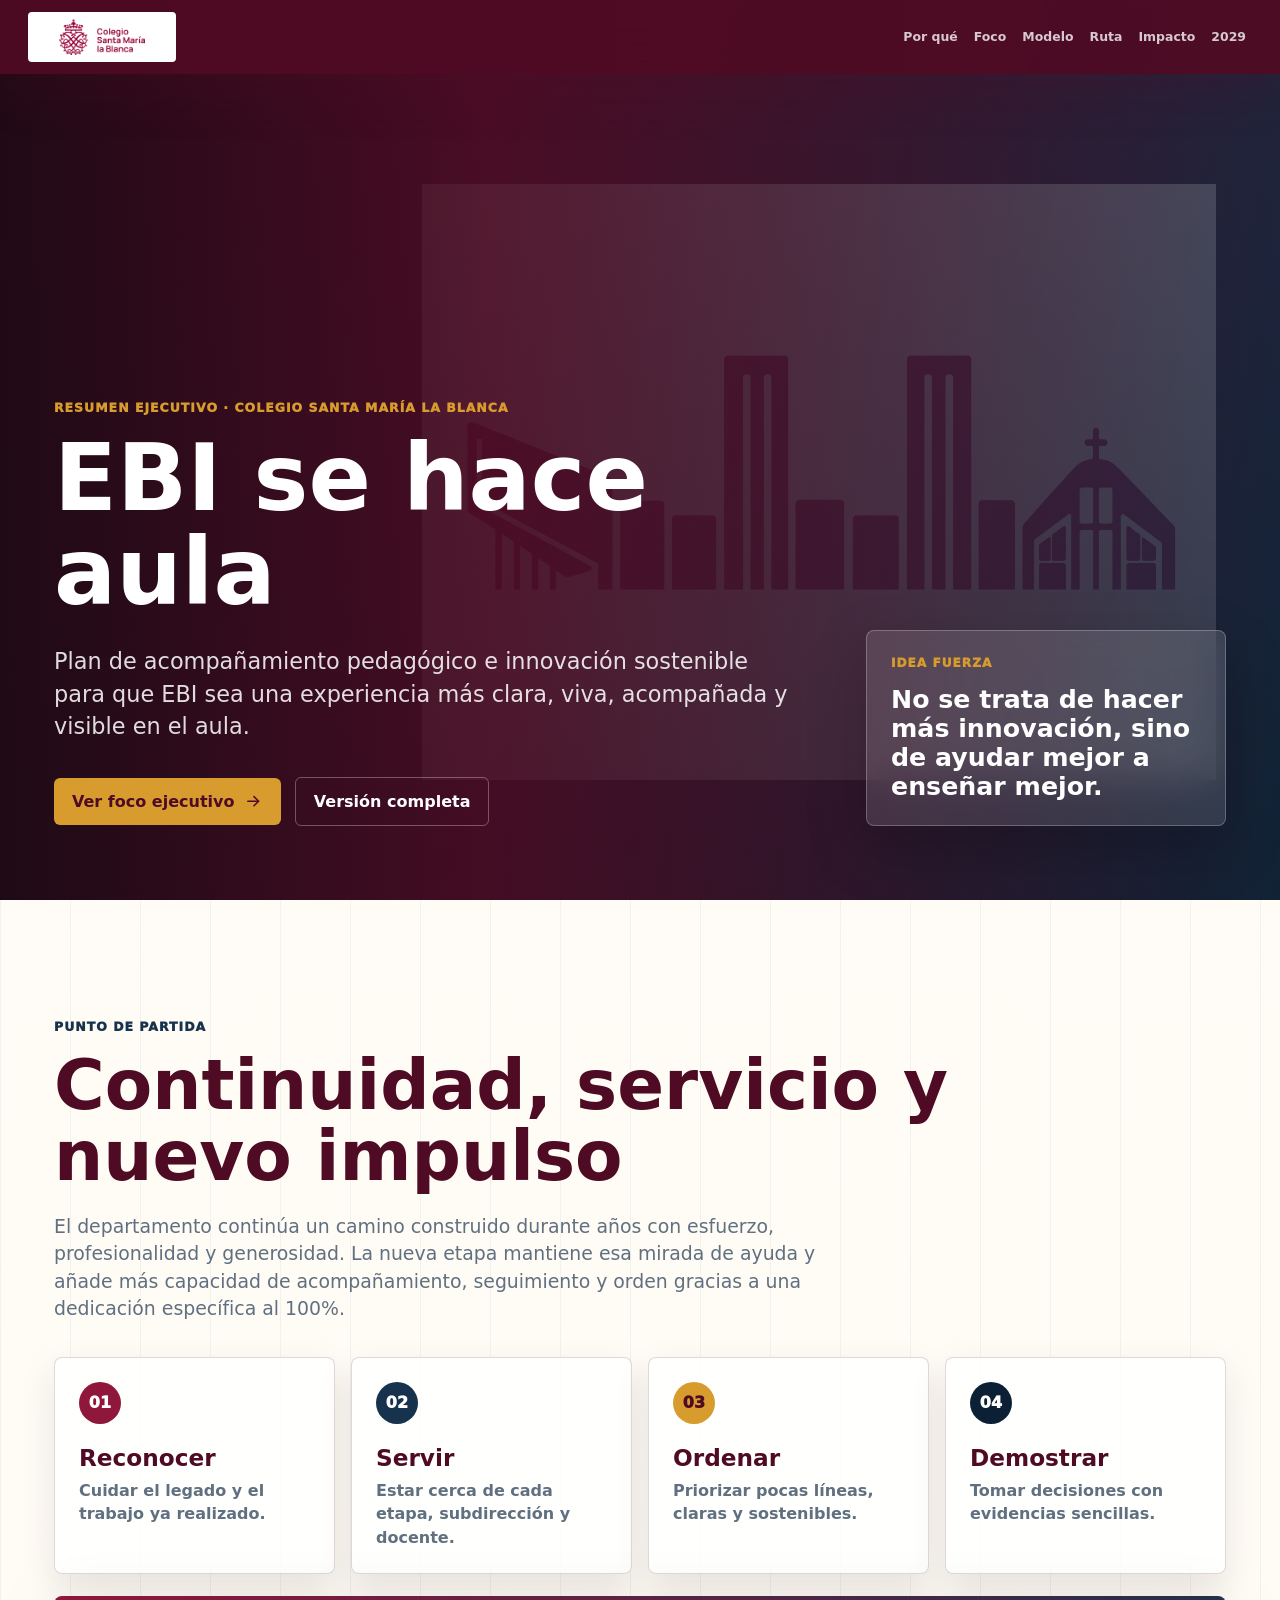
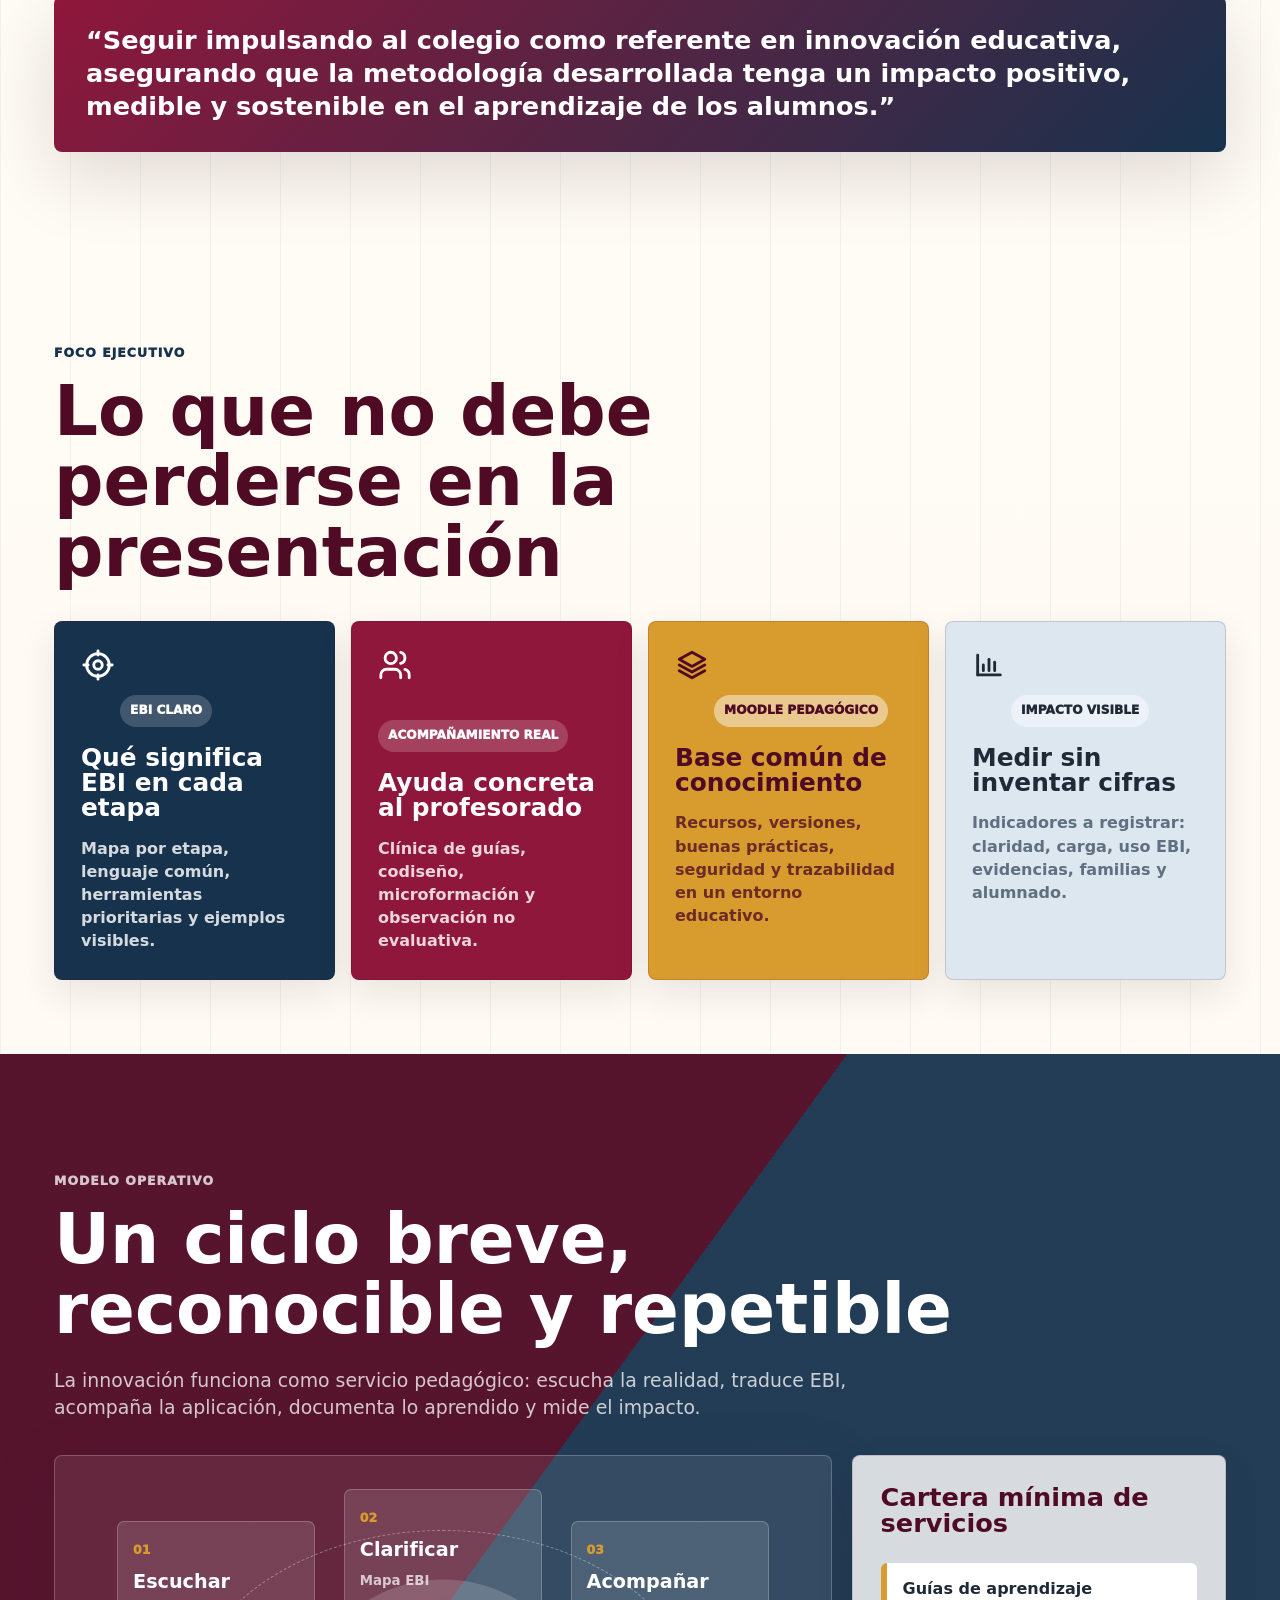
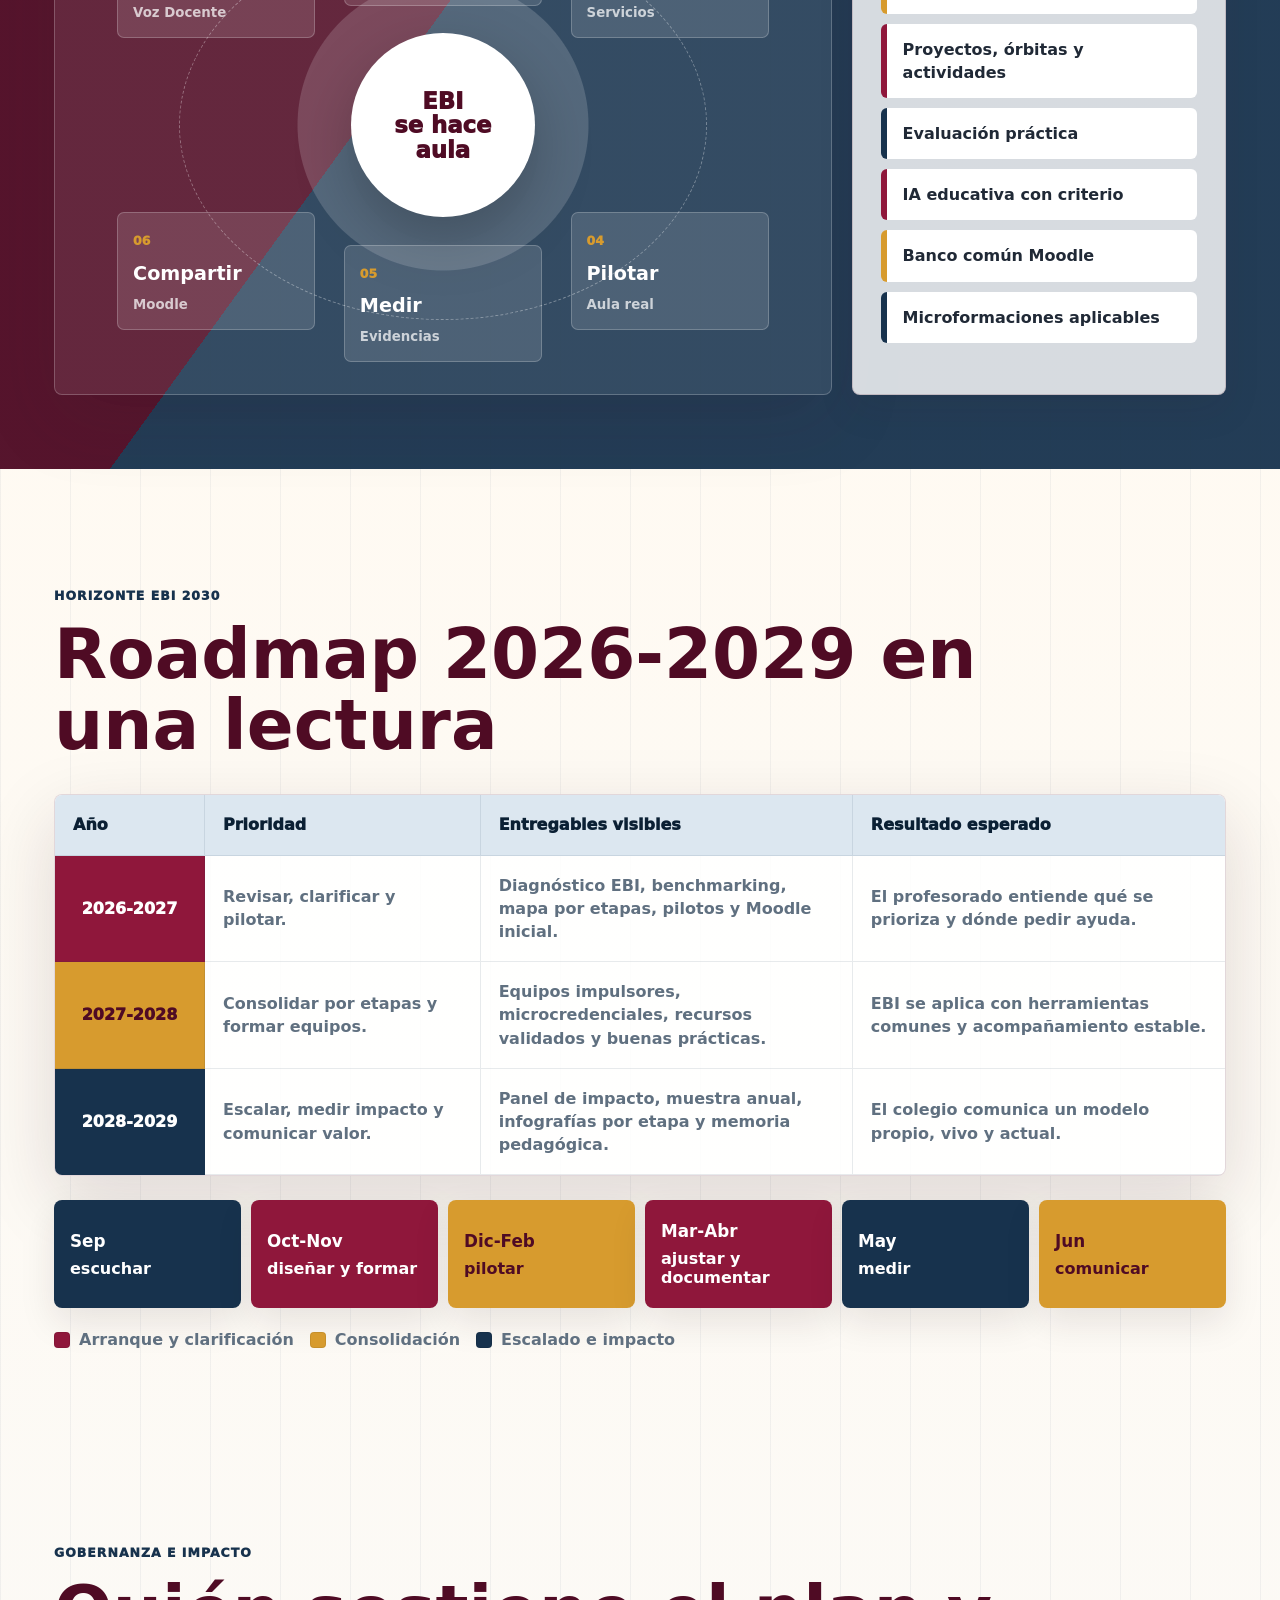
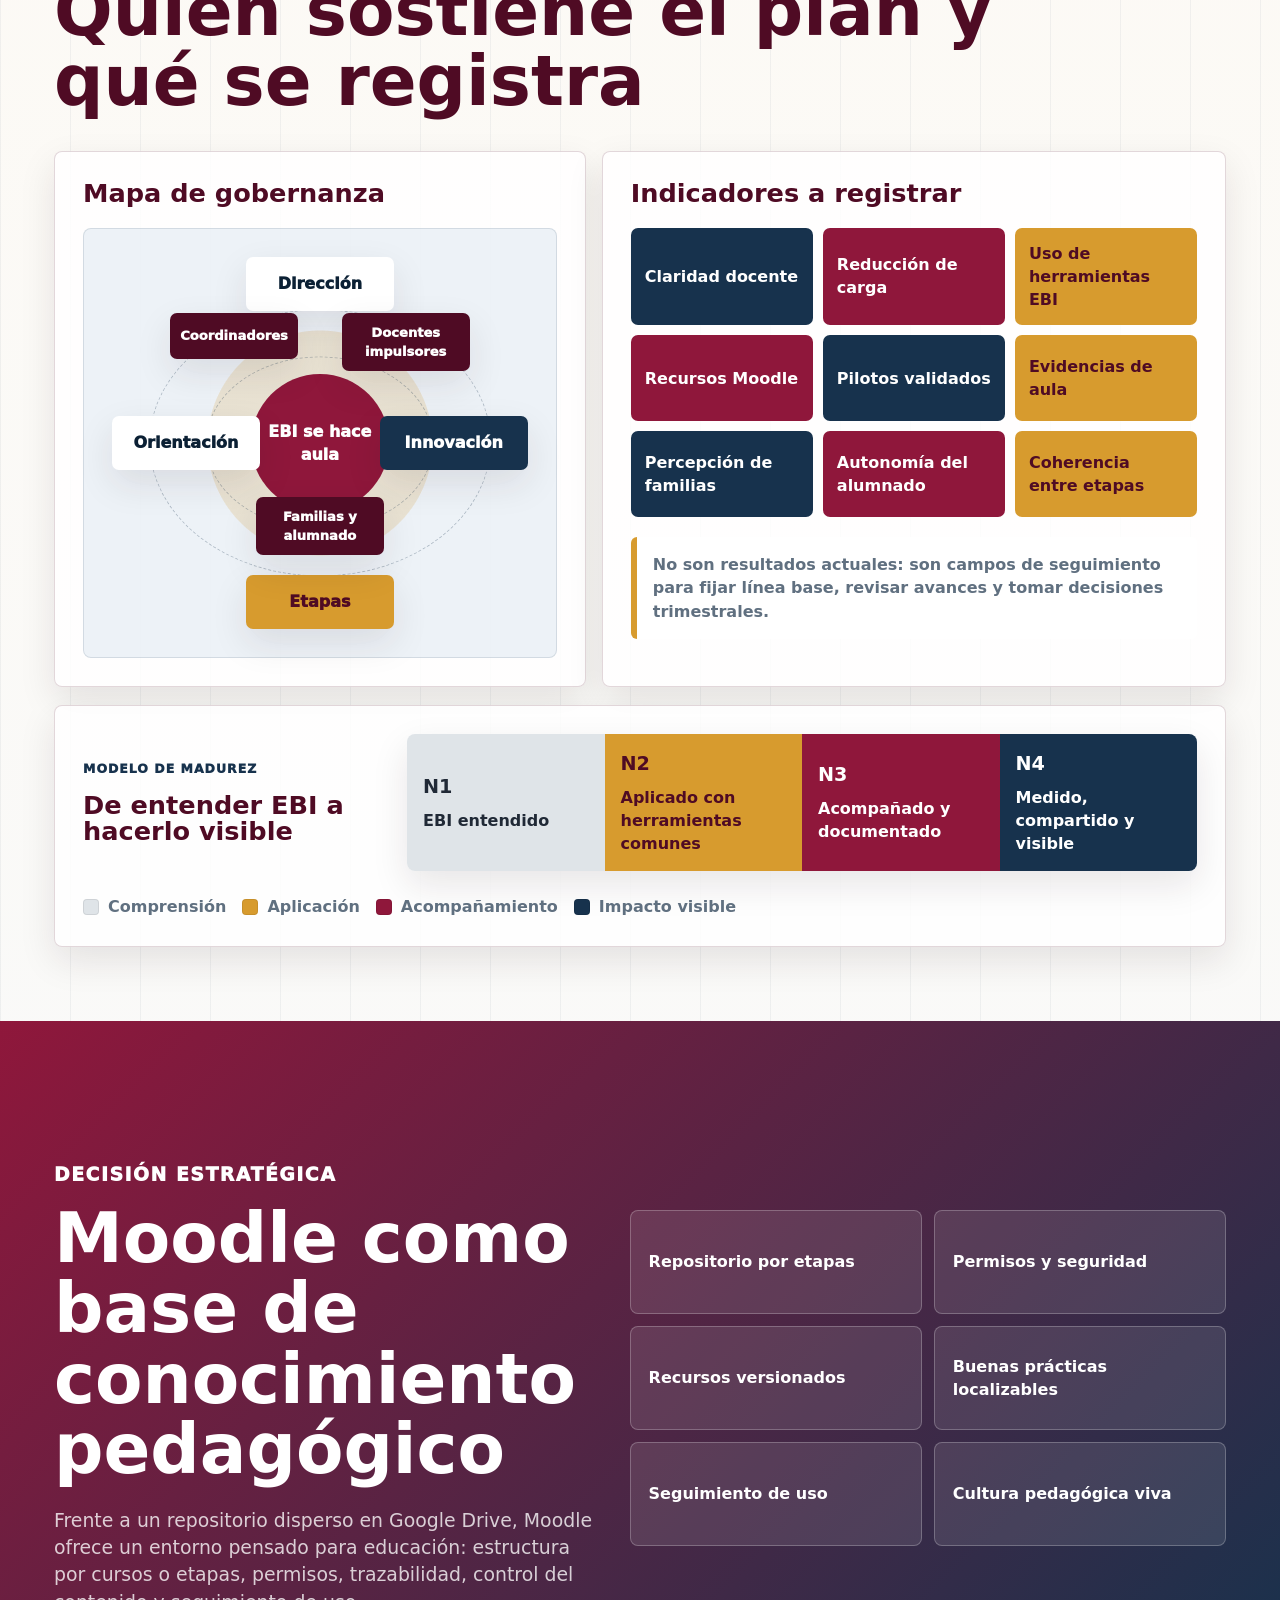
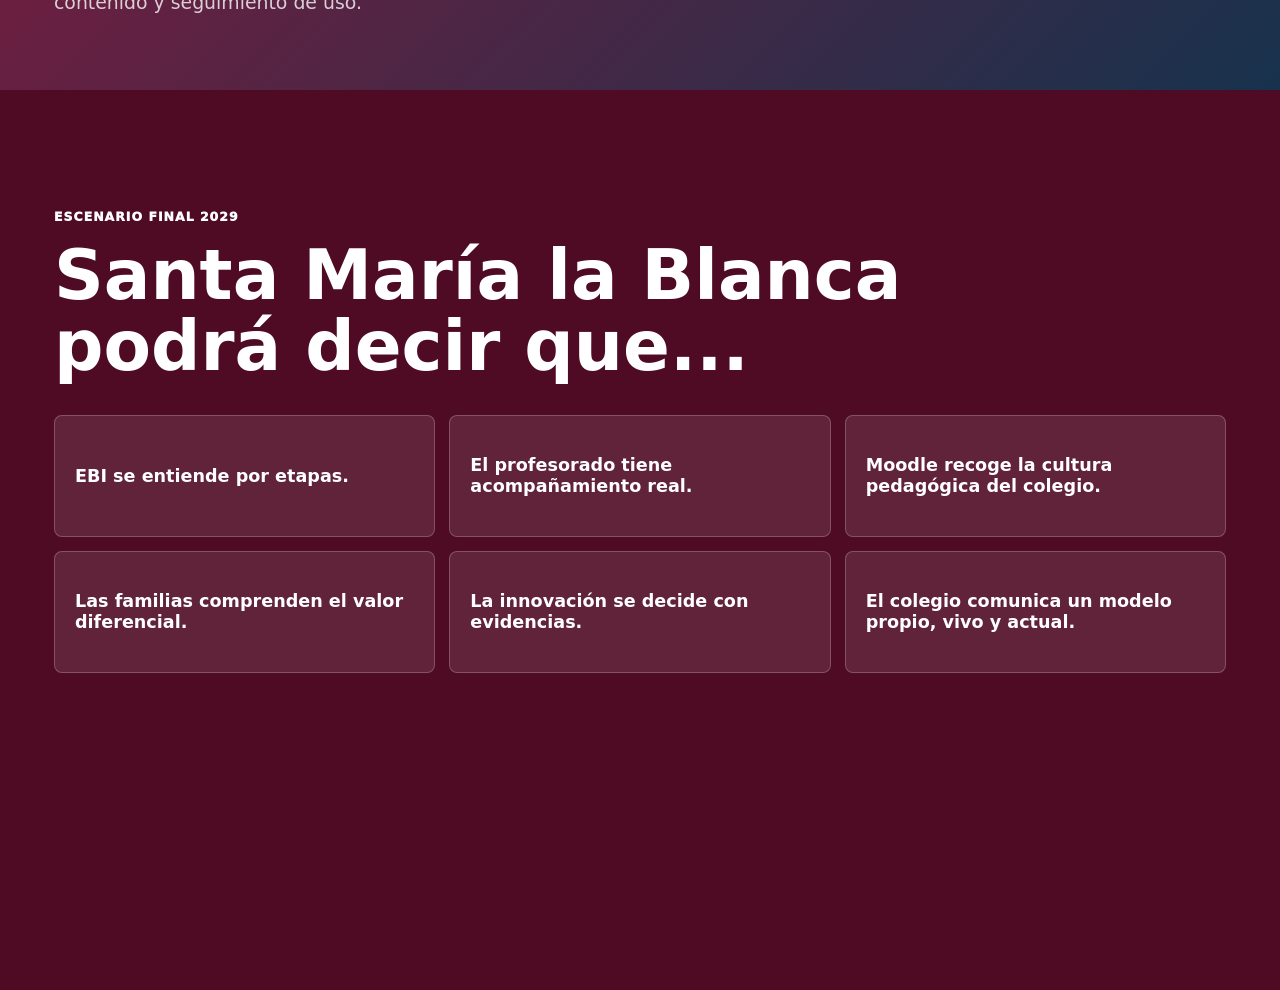
<file: index-resumen.html>
<!doctype html>
<html lang="es">
  <head>
    <meta charset="utf-8" />
    <meta name="viewport" content="width=device-width, initial-scale=1" />
    <title>EBI se hace aula | Resumen ejecutivo</title>
    <meta
      name="description"
      content="Resumen ejecutivo del plan EBI se hace aula del Colegio Santa María la Blanca."
    />
    <link rel="icon" href="assets/favicon.svg" type="image/svg+xml" />
    <link rel="stylesheet" href="resumen.css" />
  </head>
  <body>
    <svg class="icon-sprite" aria-hidden="true" focusable="false">
      <symbol id="icon-arrow" viewBox="0 0 24 24">
        <path d="M5 12h14" />
        <path d="m13 6 6 6-6 6" />
      </symbol>
      <symbol id="icon-bridge" viewBox="0 0 24 24">
        <path d="M3 18h18" />
        <path d="M5 18c1-6 4.2-9 7-9s6 3 7 9" />
        <path d="M7 18v-4M12 18v-6M17 18v-4" />
        <path d="M4 9h16" />
      </symbol>
      <symbol id="icon-check" viewBox="0 0 24 24">
        <path d="m5 12 4.2 4.2L19 6.8" />
      </symbol>
      <symbol id="icon-layers" viewBox="0 0 24 24">
        <path d="m12 3 9 5-9 5-9-5 9-5Z" />
        <path d="m3 12 9 5 9-5" />
        <path d="m3 16 9 5 9-5" />
      </symbol>
      <symbol id="icon-target" viewBox="0 0 24 24">
        <circle cx="12" cy="12" r="8" />
        <circle cx="12" cy="12" r="3" />
        <path d="M12 2v3M12 19v3M2 12h3M19 12h3" />
      </symbol>
      <symbol id="icon-users" viewBox="0 0 24 24">
        <path d="M16 21v-2a4 4 0 0 0-4-4H6a4 4 0 0 0-4 4v2" />
        <circle cx="9" cy="7" r="4" />
        <path d="M22 21v-2a4 4 0 0 0-3-3.87" />
        <path d="M16 3.13a4 4 0 0 1 0 7.75" />
      </symbol>
      <symbol id="icon-chart" viewBox="0 0 24 24">
        <path d="M4 19V5" />
        <path d="M4 19h16" />
        <path d="M8 16v-4" />
        <path d="M12 16V8" />
        <path d="M16 16v-6" />
      </symbol>
    </svg>

    <header class="summary-header" aria-label="Navegación del resumen">
      <a class="brand" href="#inicio" aria-label="Ir al inicio">
        <img src="assets/colegio.png" alt="Colegio Santa María la Blanca" />
      </a>
      <nav>
        <a href="#por-que">Por qué</a>
        <a href="#foco">Foco</a>
        <a href="#modelo">Modelo</a>
        <a href="#ruta">Ruta</a>
        <a href="#impacto">Impacto</a>
        <a href="#cierre">2029</a>
      </nav>
    </header>

    <main>
      <section class="hero-summary" id="inicio">
        <div class="hero-image" aria-hidden="true">
          <img src="assets/colegio-skyline.png" alt="" />
        </div>
        <div class="hero-copy reveal">
          <p class="eyebrow">Resumen ejecutivo · Colegio Santa María la Blanca</p>
          <h1>EBI se hace aula</h1>
          <p>
            Plan de acompañamiento pedagógico e innovación sostenible para que
            EBI sea una experiencia más clara, viva, acompañada y visible en el aula.
          </p>
          <div class="hero-actions" aria-label="Accesos del resumen">
            <a class="btn primary" href="#foco">
              Ver foco ejecutivo
              <svg><use href="#icon-arrow" /></svg>
            </a>
            <a class="btn ghost" href="index.html">Versión completa</a>
          </div>
        </div>
        <aside class="hero-thesis reveal">
          <span>Idea fuerza</span>
          <strong>No se trata de hacer más innovación, sino de ayudar mejor a enseñar mejor.</strong>
        </aside>
      </section>

      <section class="context-section" id="por-que" aria-labelledby="por-que-title">
        <div class="section-heading reveal">
          <p class="eyebrow dark">Punto de partida</p>
          <h2 id="por-que-title">Continuidad, servicio y nuevo impulso</h2>
          <p>
            El departamento continúa un camino construido durante años con
            esfuerzo, profesionalidad y generosidad. La nueva etapa mantiene esa
            mirada de ayuda y añade más capacidad de acompañamiento, seguimiento
            y orden gracias a una dedicación específica al 100%.
          </p>
        </div>
        <div class="context-strip reveal">
          <article>
            <span>01</span>
            <h3>Reconocer</h3>
            <p>Cuidar el legado y el trabajo ya realizado.</p>
          </article>
          <article>
            <span>02</span>
            <h3>Servir</h3>
            <p>Estar cerca de cada etapa, subdirección y docente.</p>
          </article>
          <article>
            <span>03</span>
            <h3>Ordenar</h3>
            <p>Priorizar pocas líneas, claras y sostenibles.</p>
          </article>
          <article>
            <span>04</span>
            <h3>Demostrar</h3>
            <p>Tomar decisiones con evidencias sencillas.</p>
          </article>
        </div>
        <blockquote class="strategy-quote reveal">
          “Seguir impulsando al colegio como referente en innovación educativa,
          asegurando que la metodología desarrollada tenga un impacto positivo,
          medible y sostenible en el aprendizaje de los alumnos.”
        </blockquote>
      </section>

      <section class="focus-section" id="foco" aria-labelledby="foco-title">
        <div class="section-heading reveal">
          <p class="eyebrow dark">Foco ejecutivo</p>
          <h2 id="foco-title">Lo que no debe perderse en la presentación</h2>
        </div>
        <div class="focus-grid reveal" aria-label="Prioridades ejecutivas">
          <article class="focus-card navy">
            <svg><use href="#icon-target" /></svg>
            <span>EBI claro</span>
            <h3>Qué significa EBI en cada etapa</h3>
            <p>Mapa por etapa, lenguaje común, herramientas prioritarias y ejemplos visibles.</p>
          </article>
          <article class="focus-card maroon">
            <svg><use href="#icon-users" /></svg>
            <span>Acompañamiento real</span>
            <h3>Ayuda concreta al profesorado</h3>
            <p>Clínica de guías, codiseño, microformación y observación no evaluativa.</p>
          </article>
          <article class="focus-card gold">
            <svg><use href="#icon-layers" /></svg>
            <span>Moodle pedagógico</span>
            <h3>Base común de conocimiento</h3>
            <p>Recursos, versiones, buenas prácticas, seguridad y trazabilidad en un entorno educativo.</p>
          </article>
          <article class="focus-card soft">
            <svg><use href="#icon-chart" /></svg>
            <span>Impacto visible</span>
            <h3>Medir sin inventar cifras</h3>
            <p>Indicadores a registrar: claridad, carga, uso EBI, evidencias, familias y alumnado.</p>
          </article>
        </div>
      </section>

      <section class="model-section" id="modelo" aria-labelledby="modelo-title">
        <div class="section-heading reveal">
          <p class="eyebrow dark">Modelo operativo</p>
          <h2 id="modelo-title">Un ciclo breve, reconocible y repetible</h2>
          <p>
            La innovación funciona como servicio pedagógico: escucha la realidad,
            traduce EBI, acompaña la aplicación, documenta lo aprendido y mide el impacto.
          </p>
        </div>
        <div class="model-layout">
          <div class="process-wheel reveal" aria-label="Ciclo del plan">
            <div class="wheel-center">EBI<br />se hace aula</div>
            <article class="p1"><span>01</span><strong>Escuchar</strong><small>Voz Docente</small></article>
            <article class="p2"><span>02</span><strong>Clarificar</strong><small>Mapa EBI</small></article>
            <article class="p3"><span>03</span><strong>Acompañar</strong><small>Servicios</small></article>
            <article class="p4"><span>04</span><strong>Pilotar</strong><small>Aula real</small></article>
            <article class="p5"><span>05</span><strong>Medir</strong><small>Evidencias</small></article>
            <article class="p6"><span>06</span><strong>Compartir</strong><small>Moodle</small></article>
          </div>
          <div class="service-summary reveal" aria-label="Servicios prioritarios">
            <h3>Cartera mínima de servicios</h3>
            <div class="service-list">
              <span>Guías de aprendizaje</span>
              <span>Proyectos, órbitas y actividades</span>
              <span>Evaluación práctica</span>
              <span>IA educativa con criterio</span>
              <span>Banco común Moodle</span>
              <span>Microformaciones aplicables</span>
            </div>
          </div>
        </div>
      </section>

      <section class="route-section" id="ruta" aria-labelledby="ruta-title">
        <div class="section-heading reveal">
          <p class="eyebrow dark">Horizonte EBI 2030</p>
          <h2 id="ruta-title">Roadmap 2026-2029 en una lectura</h2>
        </div>
        <div class="roadmap-summary reveal" aria-label="Roadmap a tres años">
          <div class="roadmap-head">Año</div>
          <div class="roadmap-head">Prioridad</div>
          <div class="roadmap-head">Entregables visibles</div>
          <div class="roadmap-head">Resultado esperado</div>

          <div class="roadmap-year y1">2026-2027</div>
          <div>Revisar, clarificar y pilotar.</div>
          <div>Diagnóstico EBI, benchmarking, mapa por etapas, pilotos y Moodle inicial.</div>
          <div>El profesorado entiende qué se prioriza y dónde pedir ayuda.</div>

          <div class="roadmap-year y2">2027-2028</div>
          <div>Consolidar por etapas y formar equipos.</div>
          <div>Equipos impulsores, microcredenciales, recursos validados y buenas prácticas.</div>
          <div>EBI se aplica con herramientas comunes y acompañamiento estable.</div>

          <div class="roadmap-year y3">2028-2029</div>
          <div>Escalar, medir impacto y comunicar valor.</div>
          <div>Panel de impacto, muestra anual, infografías por etapa y memoria pedagógica.</div>
          <div>El colegio comunica un modelo propio, vivo y actual.</div>
        </div>
        <div class="annual-rhythm reveal" aria-label="Calendario anual tipo">
          <span><b>Sep</b> escuchar</span>
          <span><b>Oct-Nov</b> diseñar y formar</span>
          <span><b>Dic-Feb</b> pilotar</span>
          <span><b>Mar-Abr</b> ajustar y documentar</span>
          <span><b>May</b> medir</span>
          <span><b>Jun</b> comunicar</span>
        </div>
        <div class="legend reveal" aria-label="Leyenda del roadmap">
          <span><i class="swatch maroon"></i> Arranque y clarificación</span>
          <span><i class="swatch gold"></i> Consolidación</span>
          <span><i class="swatch navy"></i> Escalado e impacto</span>
        </div>
      </section>

      <section class="governance-impact" id="impacto" aria-labelledby="impacto-title">
        <div class="section-heading reveal">
          <p class="eyebrow dark">Gobernanza e impacto</p>
          <h2 id="impacto-title">Quién sostiene el plan y qué se registra</h2>
        </div>
        <div class="two-column">
          <div class="governance-card reveal">
            <h3>Mapa de gobernanza</h3>
            <div class="governance-map" aria-label="Mapa visual de gobernanza">
              <div class="gov-center">EBI se hace aula</div>
              <span class="gov top">Dirección</span>
              <span class="gov right">Innovación</span>
              <span class="gov bottom">Etapas</span>
              <span class="gov left">Orientación</span>
              <span class="gov small one">Coordinadores</span>
              <span class="gov small two">Docentes impulsores</span>
              <span class="gov small three">Familias y alumnado</span>
            </div>
          </div>
          <div class="impact-card reveal">
            <h3>Indicadores a registrar</h3>
            <div class="indicator-board" aria-label="Indicadores sin cifras inventadas">
              <span>Claridad docente</span>
              <span>Reducción de carga</span>
              <span>Uso de herramientas EBI</span>
              <span>Recursos Moodle</span>
              <span>Pilotos validados</span>
              <span>Evidencias de aula</span>
              <span>Percepción de familias</span>
              <span>Autonomía del alumnado</span>
              <span>Coherencia entre etapas</span>
            </div>
            <p class="data-note">
              No son resultados actuales: son campos de seguimiento para fijar
              línea base, revisar avances y tomar decisiones trimestrales.
            </p>
          </div>
        </div>
        <div class="maturity-card reveal" aria-label="Modelo de madurez EBI">
          <div>
            <p class="eyebrow dark">Modelo de madurez</p>
            <h3>De entender EBI a hacerlo visible</h3>
          </div>
          <div class="maturity-lane">
            <span><b>N1</b> EBI entendido</span>
            <span><b>N2</b> Aplicado con herramientas comunes</span>
            <span><b>N3</b> Acompañado y documentado</span>
            <span><b>N4</b> Medido, compartido y visible</span>
          </div>
          <div class="legend compact">
            <span><i class="swatch muted"></i> Comprensión</span>
            <span><i class="swatch gold"></i> Aplicación</span>
            <span><i class="swatch maroon"></i> Acompañamiento</span>
            <span><i class="swatch navy"></i> Impacto visible</span>
          </div>
        </div>
      </section>

      <section class="moodle-section" aria-labelledby="moodle-title">
        <div class="moodle-panel reveal">
          <div>
            <p class="eyebrow">Decisión estratégica</p>
            <h2 id="moodle-title">Moodle como base de conocimiento pedagógico</h2>
            <p>
              Frente a un repositorio disperso en Google Drive, Moodle ofrece un
              entorno pensado para educación: estructura por cursos o etapas,
              permisos, trazabilidad, control del contenido y seguimiento de uso.
            </p>
          </div>
          <div class="moodle-benefits" aria-label="Beneficios de Moodle">
            <span>Repositorio por etapas</span>
            <span>Permisos y seguridad</span>
            <span>Recursos versionados</span>
            <span>Buenas prácticas localizables</span>
            <span>Seguimiento de uso</span>
            <span>Cultura pedagógica viva</span>
          </div>
        </div>
      </section>

      <section class="closing-section" id="cierre" aria-labelledby="cierre-title">
        <div class="closing-copy reveal">
          <p class="eyebrow">Escenario final 2029</p>
          <h2 id="cierre-title">Santa María la Blanca podrá decir que...</h2>
        </div>
        <div class="closing-grid reveal">
          <span>EBI se entiende por etapas.</span>
          <span>El profesorado tiene acompañamiento real.</span>
          <span>Moodle recoge la cultura pedagógica del colegio.</span>
          <span>Las familias comprenden el valor diferencial.</span>
          <span>La innovación se decide con evidencias.</span>
          <span>El colegio comunica un modelo propio, vivo y actual.</span>
        </div>
      </section>
    </main>

    <script src="resumen.js"></script>
  </body>
</html>
</file>
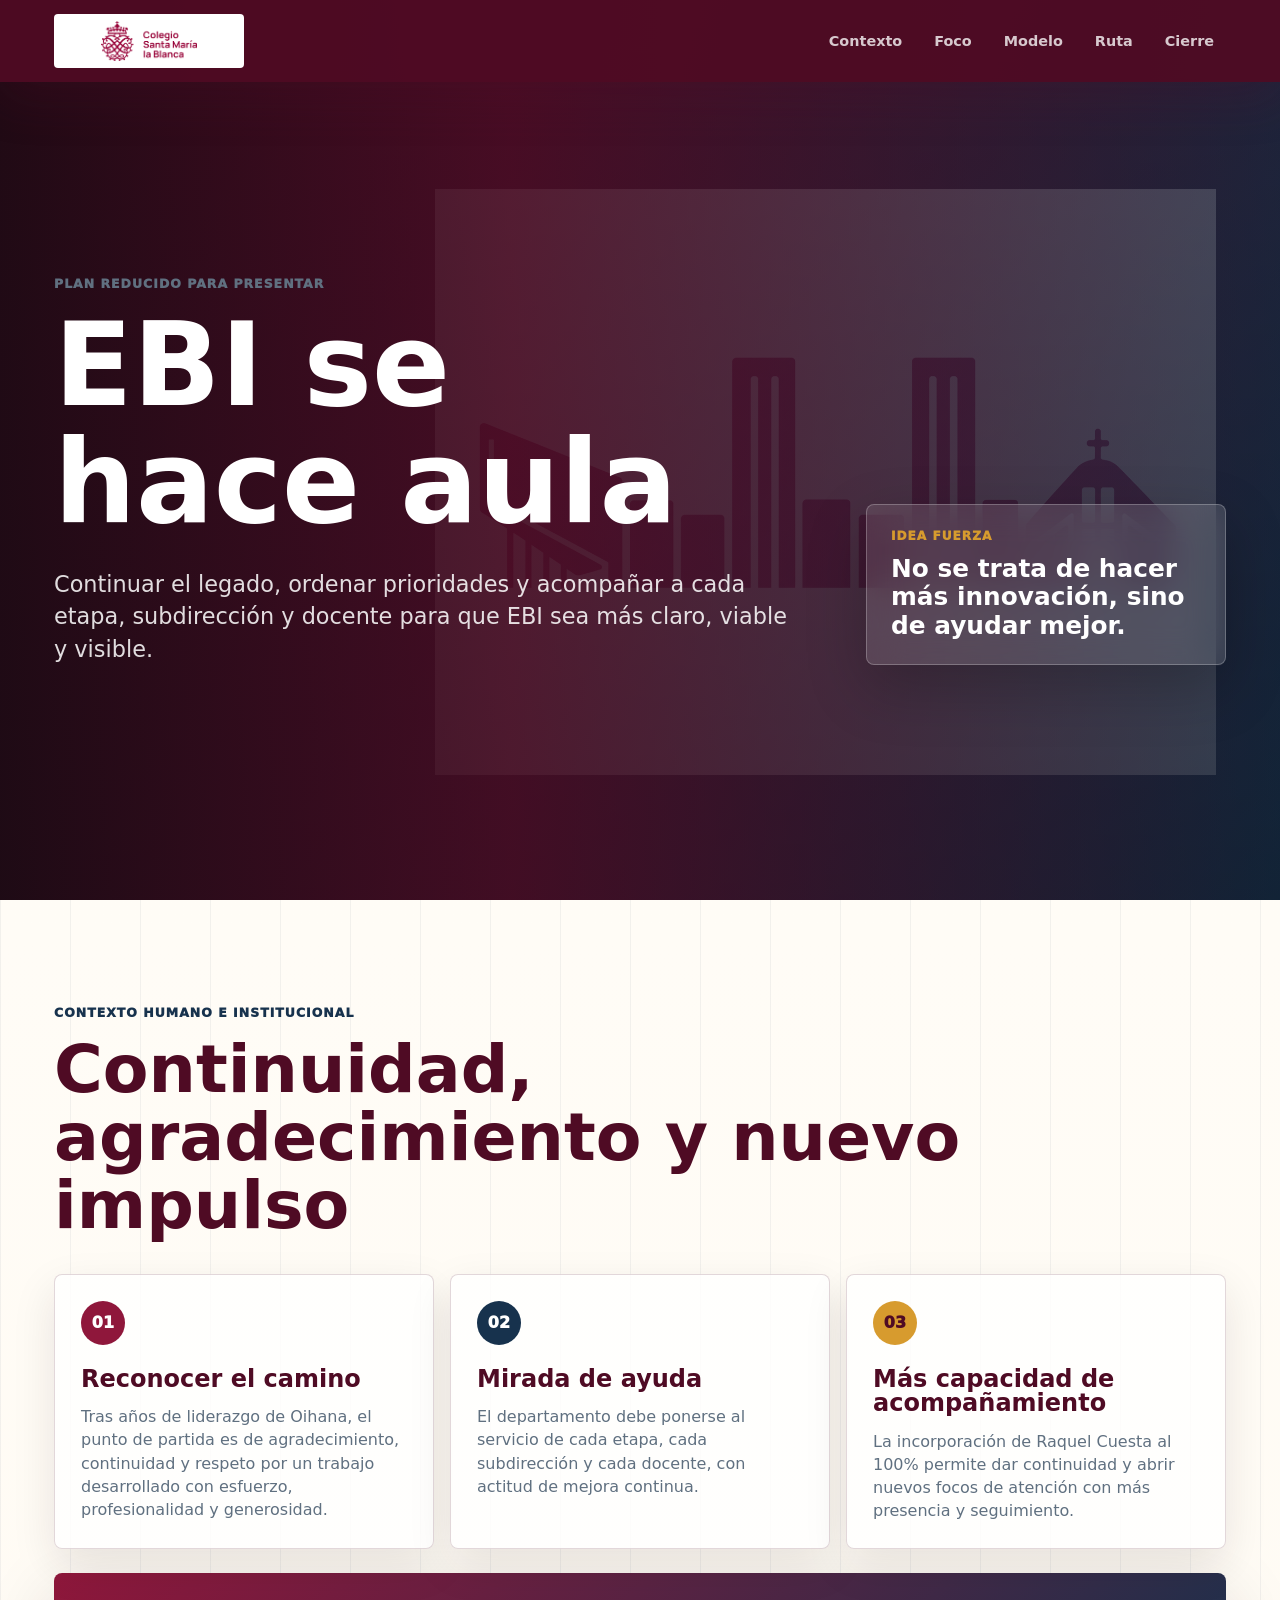
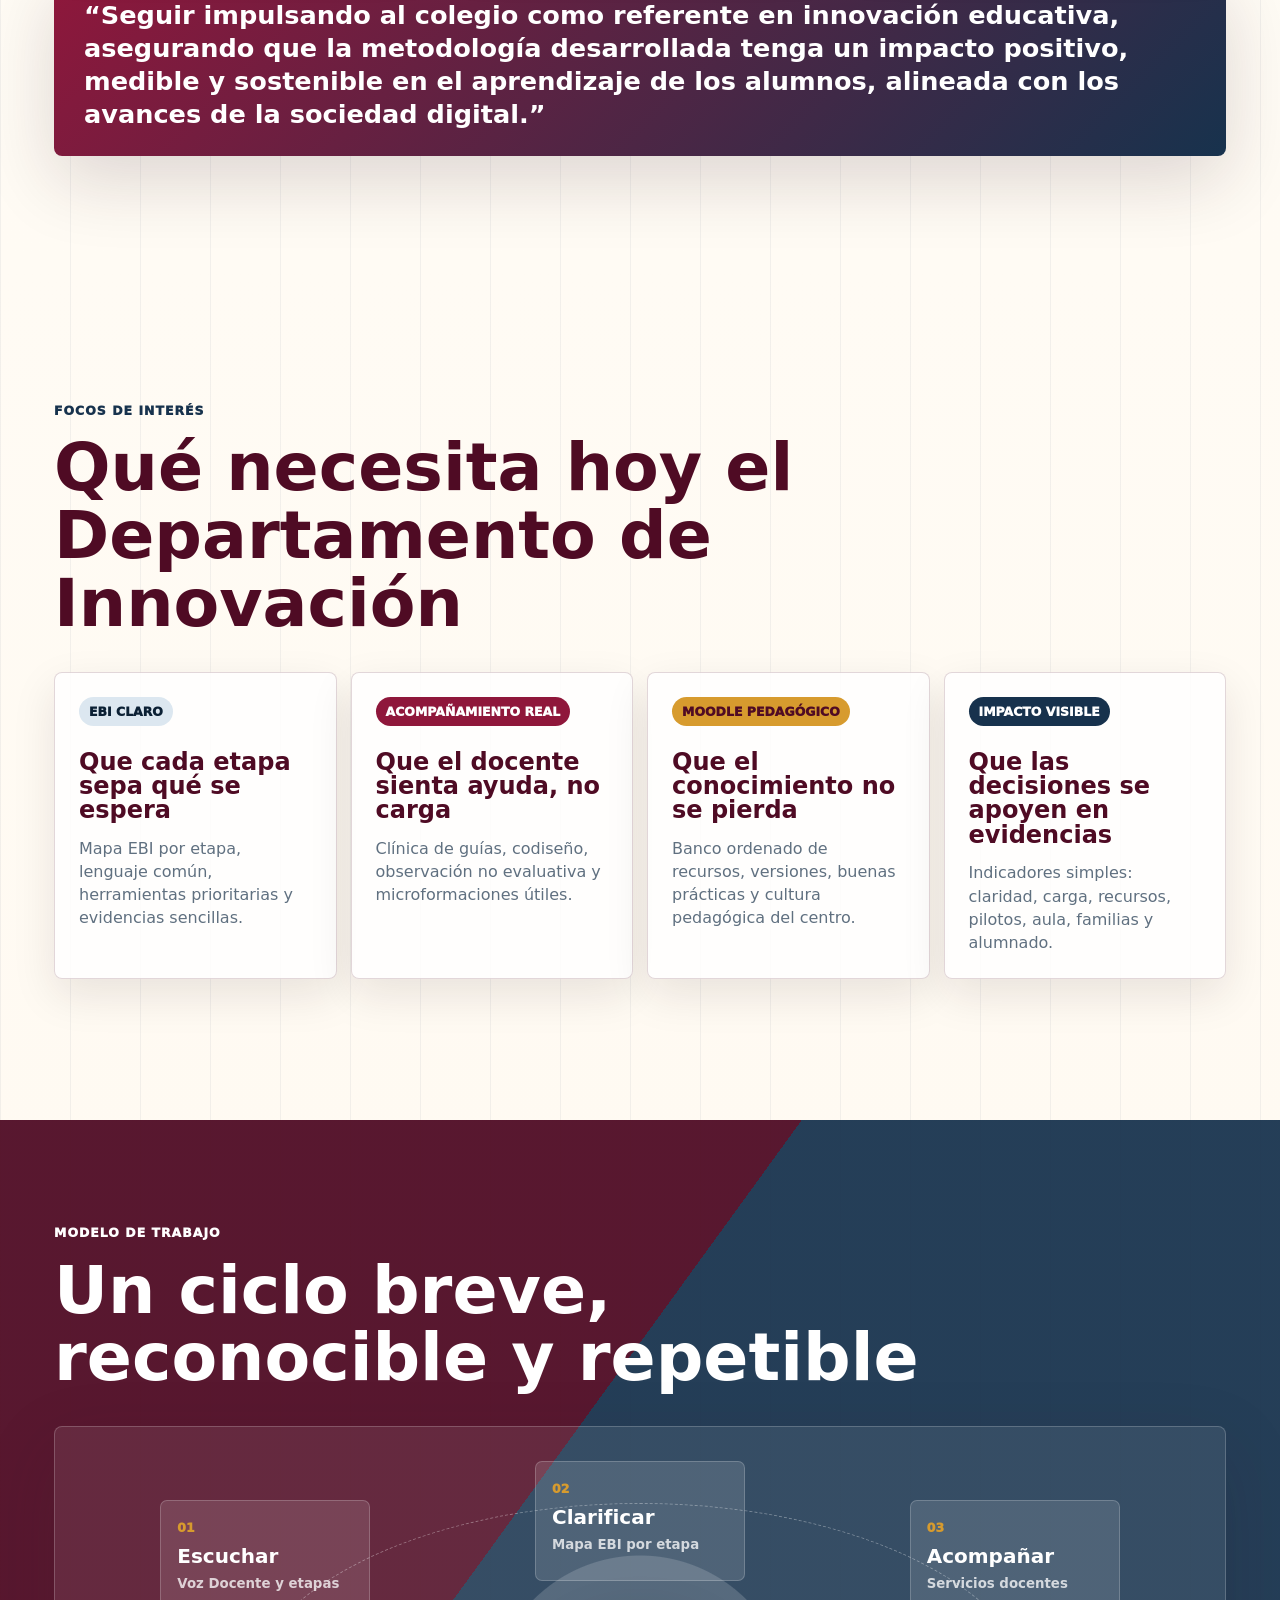
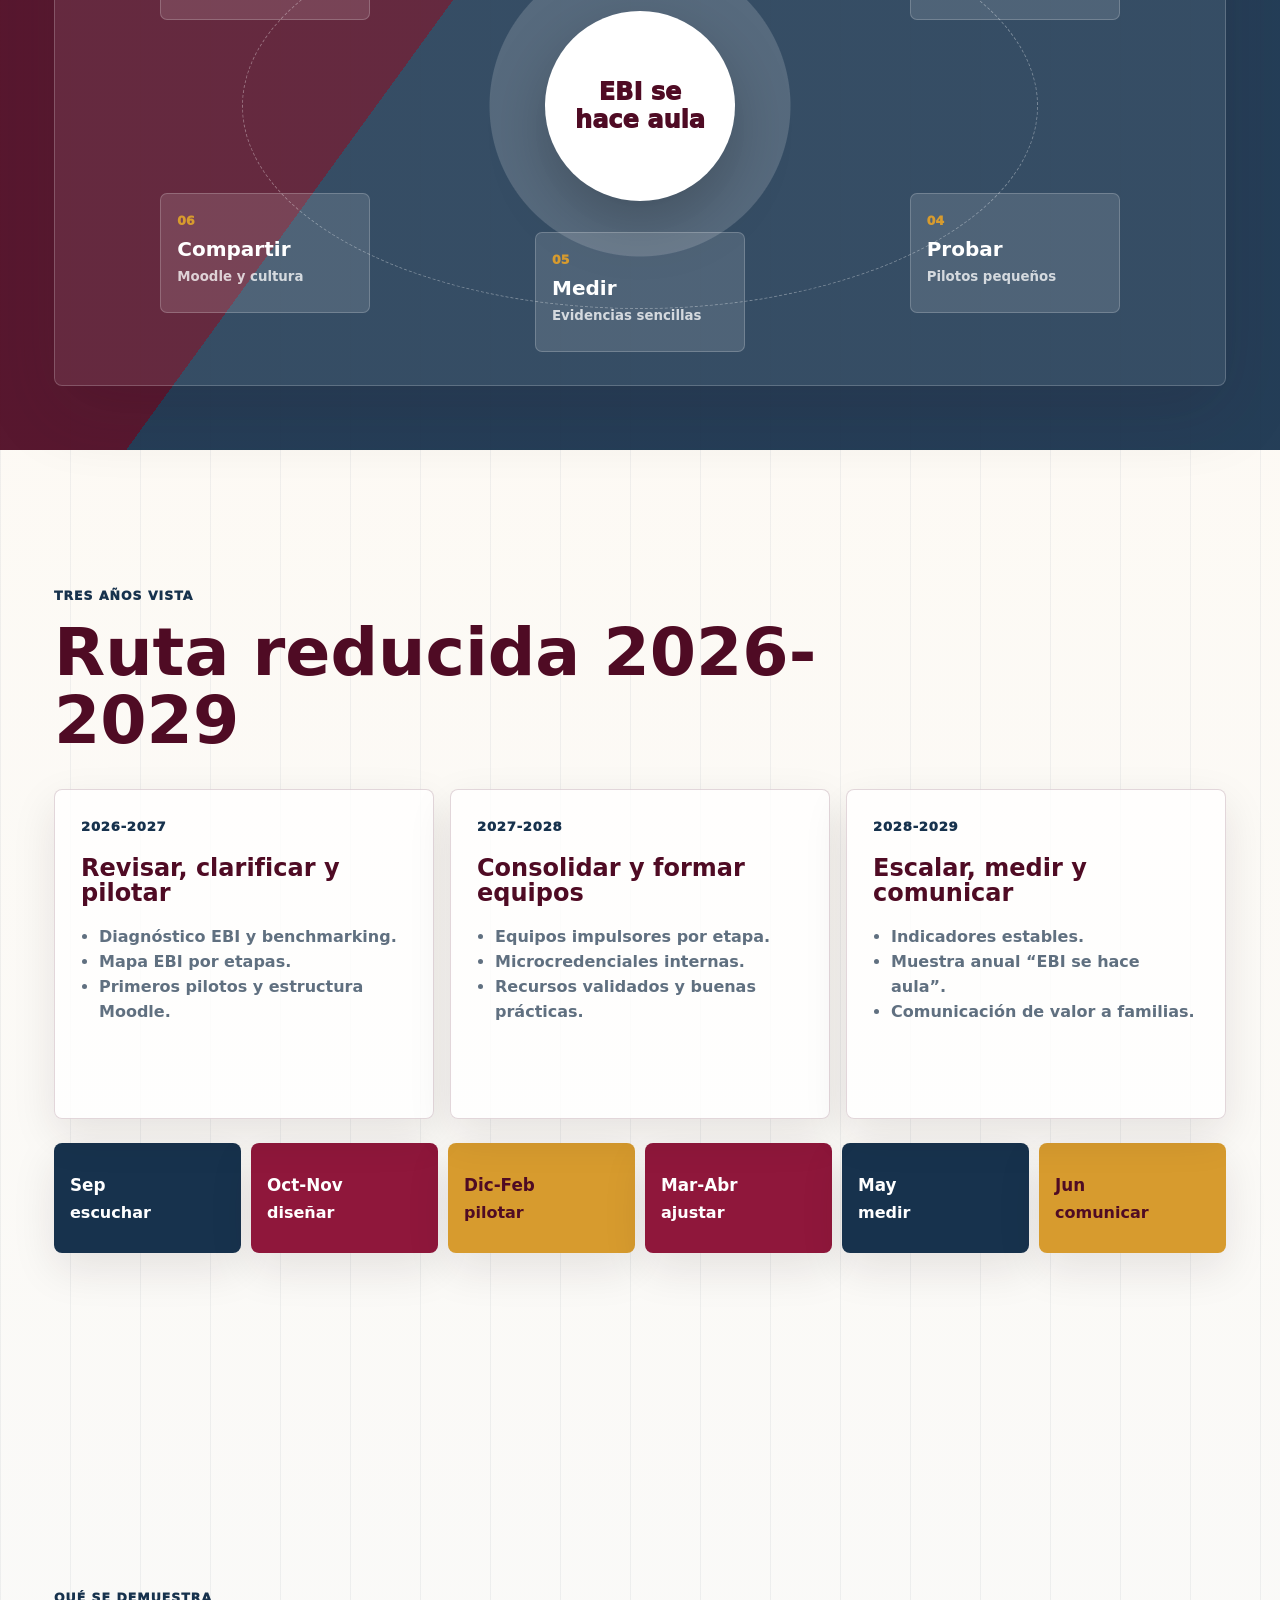
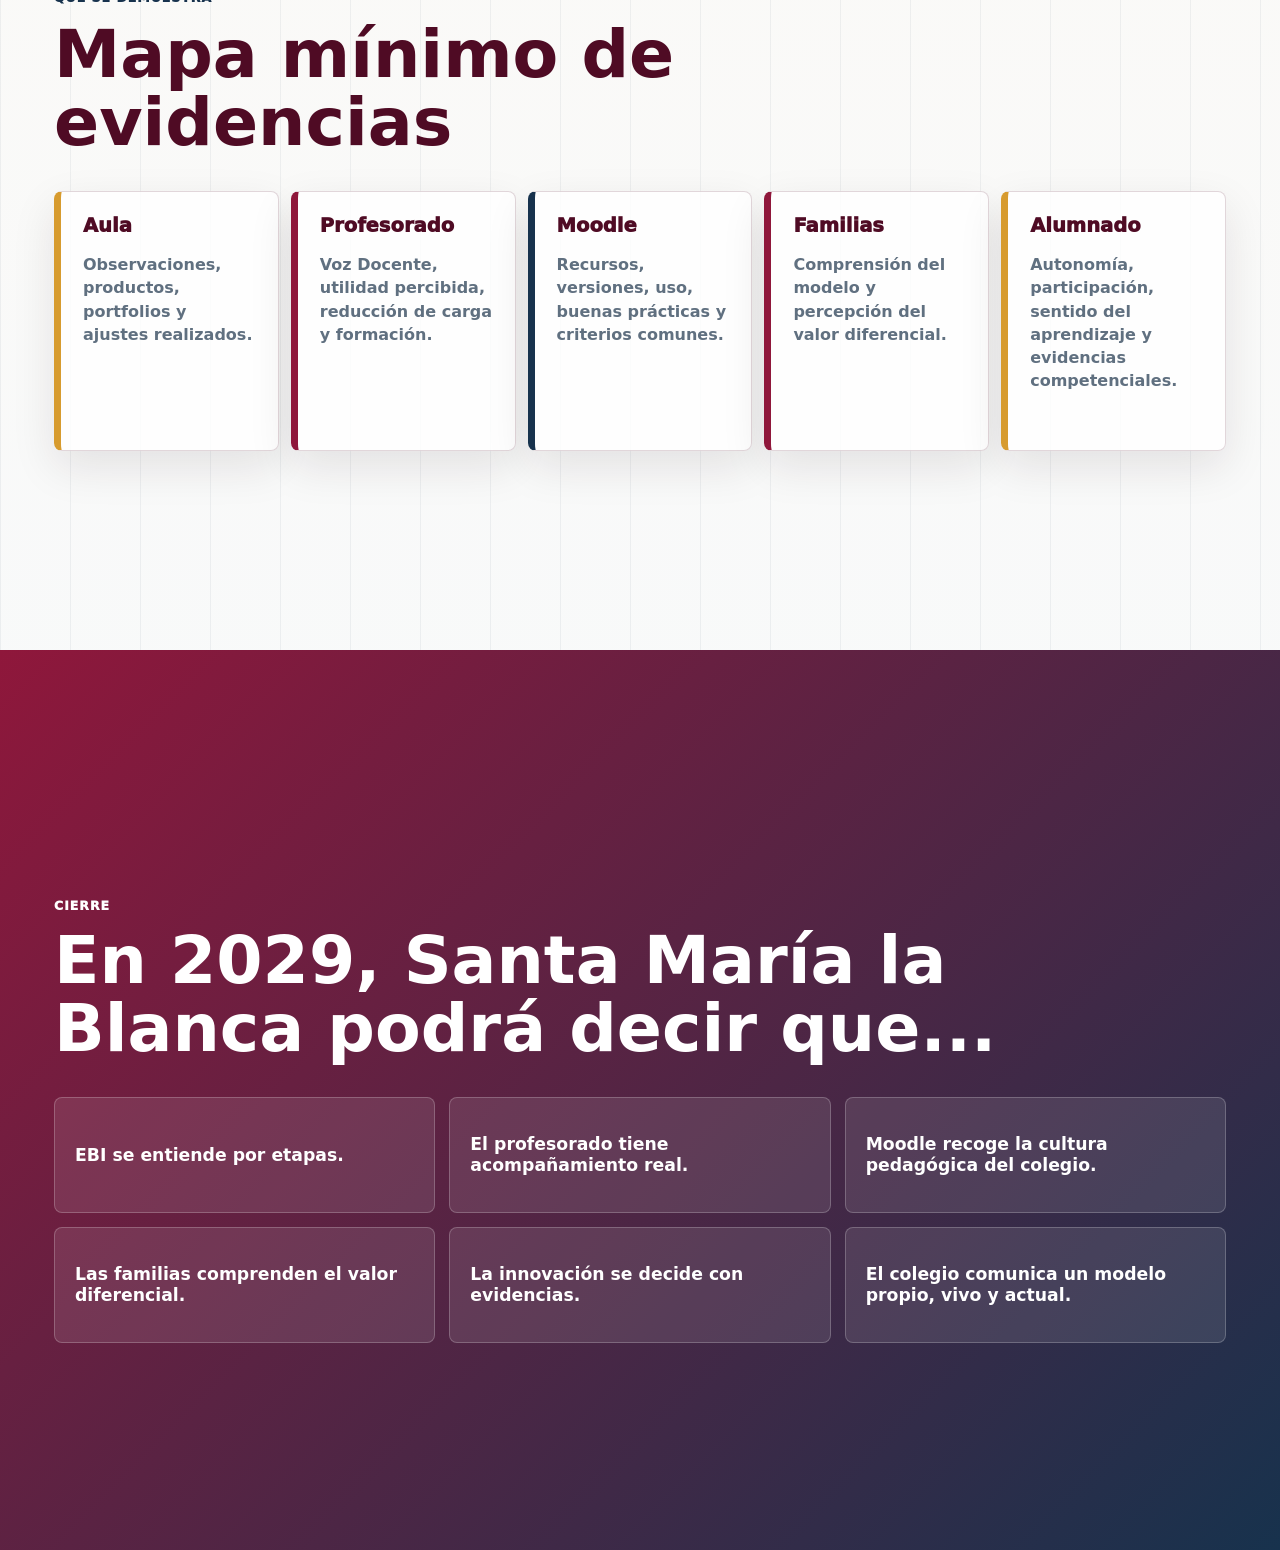
<file: presentacion.html>
<!doctype html>
<html lang="es">
  <head>
    <meta charset="utf-8" />
    <meta name="viewport" content="width=device-width, initial-scale=1" />
    <title>EBI se hace aula | Versión reducida</title>
    <meta
      name="description"
      content="Versión reducida para presentar el plan EBI se hace aula del Colegio Santa María la Blanca."
    />
    <link rel="icon" href="assets/favicon.svg" type="image/svg+xml" />
    <link rel="stylesheet" href="presentacion.css" />
  </head>
  <body>
    <header class="deck-header">
      <a class="brand" href="#inicio" aria-label="Ir al inicio">
        <img src="assets/colegio.png" alt="Colegio Santa María la Blanca" />
        <span>Santa María la Blanca</span>
      </a>
      <nav aria-label="Navegación de presentación">
        <a href="#contexto">Contexto</a>
        <a href="#foco">Foco</a>
        <a href="#modelo">Modelo</a>
        <a href="#ruta">Ruta</a>
        <a href="#cierre">Cierre</a>
      </nav>
    </header>

    <main class="deck">
      <section class="slide hero-slide" id="inicio">
        <div class="hero-bg" aria-hidden="true">
          <img src="assets/colegio-skyline.png" alt="" />
        </div>
        <div class="hero-copy">
          <p class="eyebrow">Plan reducido para presentar</p>
          <h1>EBI se hace aula</h1>
          <p>
            Continuar el legado, ordenar prioridades y acompañar a cada etapa,
            subdirección y docente para que EBI sea más claro, viable y visible.
          </p>
        </div>
        <aside class="hero-note">
          <span>Idea fuerza</span>
          <strong>No se trata de hacer más innovación, sino de ayudar mejor.</strong>
        </aside>
      </section>

      <section class="slide context-slide" id="contexto">
        <div class="slide-heading">
          <p class="eyebrow dark">Contexto humano e institucional</p>
          <h2>Continuidad, agradecimiento y nuevo impulso</h2>
        </div>
        <div class="context-grid">
          <article class="context-card legacy">
            <span>01</span>
            <h3>Reconocer el camino</h3>
            <p>
              Tras años de liderazgo de Oihana, el punto de partida es de
              agradecimiento, continuidad y respeto por un trabajo desarrollado
              con esfuerzo, profesionalidad y generosidad.
            </p>
          </article>
          <article class="context-card service">
            <span>02</span>
            <h3>Mirada de ayuda</h3>
            <p>
              El departamento debe ponerse al servicio de cada etapa, cada
              subdirección y cada docente, con actitud de mejora continua.
            </p>
          </article>
          <article class="context-card impulse">
            <span>03</span>
            <h3>Más capacidad de acompañamiento</h3>
            <p>
              La incorporación de Raquel Cuesta al 100% permite dar continuidad
              y abrir nuevos focos de atención con más presencia y seguimiento.
            </p>
          </article>
        </div>
        <blockquote class="vision-quote">
          “Seguir impulsando al colegio como referente en innovación educativa,
          asegurando que la metodología desarrollada tenga un impacto positivo,
          medible y sostenible en el aprendizaje de los alumnos, alineada con los
          avances de la sociedad digital.”
        </blockquote>
      </section>

      <section class="slide focus-slide" id="foco">
        <div class="slide-heading">
          <p class="eyebrow dark">Focos de interés</p>
          <h2>Qué necesita hoy el Departamento de Innovación</h2>
        </div>
        <div class="focus-board" aria-label="Focos prioritarios">
          <article>
            <span>EBI claro</span>
            <h3>Que cada etapa sepa qué se espera</h3>
            <p>Mapa EBI por etapa, lenguaje común, herramientas prioritarias y evidencias sencillas.</p>
          </article>
          <article>
            <span>Acompañamiento real</span>
            <h3>Que el docente sienta ayuda, no carga</h3>
            <p>Clínica de guías, codiseño, observación no evaluativa y microformaciones útiles.</p>
          </article>
          <article>
            <span>Moodle pedagógico</span>
            <h3>Que el conocimiento no se pierda</h3>
            <p>Banco ordenado de recursos, versiones, buenas prácticas y cultura pedagógica del centro.</p>
          </article>
          <article>
            <span>Impacto visible</span>
            <h3>Que las decisiones se apoyen en evidencias</h3>
            <p>Indicadores simples: claridad, carga, recursos, pilotos, aula, familias y alumnado.</p>
          </article>
        </div>
      </section>

      <section class="slide model-slide" id="modelo">
        <div class="slide-heading">
          <p class="eyebrow dark">Modelo de trabajo</p>
          <h2>Un ciclo breve, reconocible y repetible</h2>
        </div>
        <div class="process-ring" aria-label="Modelo operativo">
          <div class="process-center">EBI se hace aula</div>
          <article style="--i: 1"><span>01</span><strong>Escuchar</strong><small>Voz Docente y etapas</small></article>
          <article style="--i: 2"><span>02</span><strong>Clarificar</strong><small>Mapa EBI por etapa</small></article>
          <article style="--i: 3"><span>03</span><strong>Acompañar</strong><small>Servicios docentes</small></article>
          <article style="--i: 4"><span>04</span><strong>Probar</strong><small>Pilotos pequeños</small></article>
          <article style="--i: 5"><span>05</span><strong>Medir</strong><small>Evidencias sencillas</small></article>
          <article style="--i: 6"><span>06</span><strong>Compartir</strong><small>Moodle y cultura</small></article>
        </div>
      </section>

      <section class="slide roadmap-slide" id="ruta">
        <div class="slide-heading">
          <p class="eyebrow dark">Tres años vista</p>
          <h2>Ruta reducida 2026-2029</h2>
        </div>
        <div class="three-years">
          <article>
            <span>2026-2027</span>
            <h3>Revisar, clarificar y pilotar</h3>
            <ul>
              <li>Diagnóstico EBI y benchmarking.</li>
              <li>Mapa EBI por etapas.</li>
              <li>Primeros pilotos y estructura Moodle.</li>
            </ul>
          </article>
          <article>
            <span>2027-2028</span>
            <h3>Consolidar y formar equipos</h3>
            <ul>
              <li>Equipos impulsores por etapa.</li>
              <li>Microcredenciales internas.</li>
              <li>Recursos validados y buenas prácticas.</li>
            </ul>
          </article>
          <article>
            <span>2028-2029</span>
            <h3>Escalar, medir y comunicar</h3>
            <ul>
              <li>Indicadores estables.</li>
              <li>Muestra anual “EBI se hace aula”.</li>
              <li>Comunicación de valor a familias.</li>
            </ul>
          </article>
        </div>
        <div class="mini-calendar" aria-label="Calendario anual tipo">
          <span><b>Sep</b> escuchar</span>
          <span><b>Oct-Nov</b> diseñar</span>
          <span><b>Dic-Feb</b> pilotar</span>
          <span><b>Mar-Abr</b> ajustar</span>
          <span><b>May</b> medir</span>
          <span><b>Jun</b> comunicar</span>
        </div>
      </section>

      <section class="slide evidence-slide" id="evidencias">
        <div class="slide-heading">
          <p class="eyebrow dark">Qué se demuestra</p>
          <h2>Mapa mínimo de evidencias</h2>
        </div>
        <div class="evidence-grid">
          <article><span>Aula</span><p>Observaciones, productos, portfolios y ajustes realizados.</p></article>
          <article><span>Profesorado</span><p>Voz Docente, utilidad percibida, reducción de carga y formación.</p></article>
          <article><span>Moodle</span><p>Recursos, versiones, uso, buenas prácticas y criterios comunes.</p></article>
          <article><span>Familias</span><p>Comprensión del modelo y percepción del valor diferencial.</p></article>
          <article><span>Alumnado</span><p>Autonomía, participación, sentido del aprendizaje y evidencias competenciales.</p></article>
        </div>
      </section>

      <section class="slide closing-slide" id="cierre">
        <div class="closing-panel">
          <p class="eyebrow">Cierre</p>
          <h2>En 2029, Santa María la Blanca podrá decir que...</h2>
          <div class="closing-grid">
            <span>EBI se entiende por etapas.</span>
            <span>El profesorado tiene acompañamiento real.</span>
            <span>Moodle recoge la cultura pedagógica del colegio.</span>
            <span>Las familias comprenden el valor diferencial.</span>
            <span>La innovación se decide con evidencias.</span>
            <span>El colegio comunica un modelo propio, vivo y actual.</span>
          </div>
        </div>
      </section>
    </main>

    <script src="presentacion.js"></script>
  </body>
</html>
</file>
<file: resumen.css>
:root {
  --maroon: #8f173b;
  --maroon-dark: #4f0b24;
  --navy: #17324d;
  --navy-dark: #0b2034;
  --navy-soft: #dce7f0;
  --gold: #d79b2e;
  --paper: #fffaf2;
  --white: #fff;
  --ink: #202936;
  --muted: #607080;
  --line: rgba(79, 11, 36, 0.16);
  --shadow: 0 24px 72px rgba(44, 20, 31, 0.15);
  --soft-shadow: 0 14px 36px rgba(44, 20, 31, 0.1);
  --radius: 8px;
  --max: 1220px;
}

* {
  box-sizing: border-box;
}

html {
  scroll-behavior: smooth;
}

body {
  margin: 0;
  color: var(--ink);
  background:
    linear-gradient(90deg, rgba(23, 50, 77, 0.05) 1px, transparent 1px) 0 0 / 70px 70px,
    linear-gradient(180deg, #fffdf8 0%, var(--paper) 48%, #f6f9fc 100%);
  font-family: Inter, ui-sans-serif, system-ui, -apple-system, BlinkMacSystemFont, "Segoe UI", sans-serif;
  line-height: 1.45;
  overflow-x: hidden;
}

body::before {
  content: "";
  position: fixed;
  inset: 0;
  z-index: -2;
  background:
    linear-gradient(132deg, rgba(143, 23, 59, 0.08) 0 22%, transparent 22% 100%),
    linear-gradient(312deg, transparent 0 68%, rgba(215, 155, 46, 0.13) 68% 84%, transparent 84% 100%);
  pointer-events: none;
}

a {
  color: inherit;
  text-decoration: none;
}

img {
  display: block;
  max-width: 100%;
}

svg {
  width: 1.15em;
  height: 1.15em;
  stroke: currentColor;
  stroke-width: 2;
  fill: none;
  stroke-linecap: round;
  stroke-linejoin: round;
}

h1,
h2,
h3,
p {
  margin: 0;
  overflow-wrap: break-word;
}

h1,
h2,
h3 {
  letter-spacing: 0;
  line-height: 1.02;
}

.icon-sprite {
  position: absolute;
  width: 1px;
  height: 1px;
  overflow: hidden;
  clip: rect(0, 0, 0, 0);
}

.summary-header {
  position: fixed;
  top: 0;
  left: 0;
  right: 0;
  z-index: 50;
  display: flex;
  align-items: center;
  justify-content: space-between;
  gap: 12px;
  padding: 12px 28px;
  color: var(--white);
  background: rgba(79, 11, 36, 0.94);
  box-shadow: 0 16px 48px rgba(79, 11, 36, 0.24);
  backdrop-filter: blur(18px);
}

.brand img {
  width: 148px;
  height: 50px;
  padding: 7px 10px;
  object-fit: contain;
  object-position: center;
  background: var(--white);
  border-radius: 4px;
}

nav {
  display: flex;
  align-items: center;
  gap: 4px;
}

nav a {
  padding: 8px 6px;
  border-radius: 6px;
  color: rgba(255, 255, 255, 0.78);
  font-size: 0.78rem;
  font-weight: 850;
  transition: color 180ms ease, background 180ms ease;
}

nav a:hover,
nav a.active {
  color: var(--maroon-dark);
  background: var(--white);
}

section {
  min-height: 100vh;
  padding: 118px max(54px, calc((100vw - var(--max)) / 2)) 74px;
  scroll-margin-top: 84px;
}

.hero-summary {
  position: relative;
  display: grid;
  grid-template-columns: minmax(0, 1fr) 360px;
  align-items: end;
  gap: 72px;
  overflow: hidden;
  color: var(--white);
  background: var(--maroon-dark);
}

.hero-image,
.hero-image::after {
  position: absolute;
  inset: 0;
}

.hero-image {
  z-index: 0;
  display: grid;
  place-items: center end;
  padding: 9vw 5vw 4vw 33vw;
  background:
    linear-gradient(135deg, rgba(79, 11, 36, 0.98), rgba(23, 50, 77, 0.95)),
    var(--maroon-dark);
}

.hero-image::after {
  content: "";
  background:
    linear-gradient(90deg, rgba(30, 10, 20, 0.92) 0%, rgba(79, 11, 36, 0.78) 38%, rgba(23, 50, 77, 0.35) 100%),
    linear-gradient(180deg, rgba(0, 0, 0, 0.14), rgba(0, 0, 0, 0.46));
}

.hero-image img {
  width: min(860px, 64vw);
  height: auto;
  opacity: 0.34;
  mix-blend-mode: screen;
  filter: saturate(0.9) contrast(1.1);
}

.hero-copy,
.hero-thesis {
  position: relative;
  z-index: 1;
}

.eyebrow {
  margin-bottom: 14px;
  color: var(--gold);
  font-size: 0.78rem;
  font-weight: 950;
  letter-spacing: 0.08em;
  text-transform: uppercase;
}

.eyebrow.dark {
  color: var(--navy);
}

.hero-copy h1 {
  max-width: 900px;
  font-size: clamp(4.2rem, 7.2vw, 7.4rem);
}

.hero-copy p:not(.eyebrow) {
  max-width: 830px;
  margin-top: 26px;
  color: rgba(255, 255, 255, 0.86);
  font-size: clamp(1.2rem, 1.75vw, 1.55rem);
}

.hero-actions {
  display: flex;
  align-items: center;
  gap: 14px;
  margin-top: 34px;
}

.btn {
  display: inline-flex;
  align-items: center;
  gap: 10px;
  min-height: 46px;
  padding: 12px 18px;
  font-weight: 900;
  border-radius: 6px;
}

.btn.primary {
  color: var(--maroon-dark);
  background: var(--gold);
}

.btn.ghost {
  color: var(--white);
  border: 1px solid rgba(255, 255, 255, 0.3);
}

.hero-thesis {
  padding: 24px;
  border: 1px solid rgba(255, 255, 255, 0.24);
  border-radius: var(--radius);
  background: rgba(255, 255, 255, 0.12);
  box-shadow: 0 22px 60px rgba(0, 0, 0, 0.22);
  backdrop-filter: blur(18px);
}

.hero-thesis span {
  display: block;
  margin-bottom: 12px;
  color: var(--gold);
  font-size: 0.76rem;
  font-weight: 950;
  letter-spacing: 0.08em;
  text-transform: uppercase;
}

.hero-thesis strong {
  display: block;
  color: var(--white);
  font-size: 1.58rem;
  line-height: 1.15;
}

.section-heading {
  max-width: 960px;
  margin-bottom: 34px;
}

.section-heading h2,
.moodle-panel h2,
.closing-copy h2 {
  max-width: 980px;
  color: var(--maroon-dark);
  font-size: clamp(3rem, 5.4vw, 5.7rem);
}

.section-heading p:not(.eyebrow),
.moodle-panel p {
  max-width: 820px;
  margin-top: 22px;
  color: var(--muted);
  font-size: 1.18rem;
}

.context-strip,
.focus-grid,
.two-column,
.axis-grid,
.classroom-layout {
  display: grid;
  gap: 16px;
}

.context-strip {
  grid-template-columns: repeat(4, minmax(0, 1fr));
}

.context-strip article,
.focus-card,
.service-summary,
.governance-card,
.impact-card,
.maturity-card,
.axis-card,
.base-note,
.schedule-card,
.evidence-card,
.project-stack article,
.friction-card {
  border: 1px solid var(--line);
  border-radius: var(--radius);
  background: rgba(255, 255, 255, 0.82);
  box-shadow: var(--soft-shadow);
}

.base-section,
.diagnosis-section,
.org-section,
.classroom-section,
.frictions-section {
  min-height: auto;
}

.org-chart {
  position: relative;
  display: grid;
  grid-template-columns: repeat(3, minmax(0, 1fr));
  gap: 18px;
  padding: 28px;
  border: 1px solid var(--line);
  border-radius: var(--radius);
  background: rgba(255, 255, 255, 0.82);
  box-shadow: var(--shadow);
}

.org-node {
  position: relative;
  z-index: 1;
  border-radius: var(--radius);
  box-shadow: var(--soft-shadow);
}

.org-node.top,
.org-node.strategy {
  grid-column: 1 / -1;
  justify-self: center;
  text-align: center;
}

.org-node.top {
  min-width: 260px;
  padding: 14px 22px;
  color: var(--white);
  font-weight: 950;
  background: var(--navy-dark);
}

.org-line.vertical {
  grid-column: 1 / -1;
  justify-self: center;
  width: 2px;
  height: 28px;
  background: var(--gold);
}

.org-node.strategy {
  width: min(620px, 100%);
  padding: 22px;
  color: var(--white);
  background: linear-gradient(135deg, var(--maroon), var(--navy));
}

.org-node.strategy span,
.org-node.role span {
  display: block;
  font-size: 0.78rem;
  font-weight: 950;
  letter-spacing: 0.08em;
  text-transform: uppercase;
}

.org-node.strategy span {
  margin-bottom: 10px;
  color: var(--gold);
}

.org-node.strategy small,
.org-node.role small {
  display: block;
  margin-top: 10px;
  line-height: 1.35;
  font-weight: 730;
}

.org-node.strategy small {
  color: rgba(255, 255, 255, 0.78);
}

.org-branches {
  grid-column: 1 / -1;
  height: 34px;
  background:
    linear-gradient(var(--gold), var(--gold)) center top / 2px 100% no-repeat,
    linear-gradient(90deg, transparent 16.6%, var(--gold) 16.6% 83.4%, transparent 83.4%) center top 17px / 100% 2px no-repeat;
}

.org-column {
  display: grid;
  align-content: start;
  gap: 12px;
}

.org-node.role {
  min-height: 245px;
  padding: 22px;
  background: var(--white);
}

.org-node.role span {
  margin-bottom: 14px;
  color: var(--navy);
}

.org-node.role strong {
  display: block;
  color: var(--maroon-dark);
  font-size: 1.45rem;
  line-height: 1.12;
}

.org-node.role small {
  color: var(--muted);
}

.org-column.raquel .org-node.role {
  color: var(--white);
  background: var(--maroon);
}

.org-column.raquel .org-node.role span,
.org-column.raquel .org-node.role strong,
.org-column.raquel .org-node.role small {
  color: var(--white);
}

.org-column.specialist .org-node.role {
  background: var(--gold);
}

.org-column.specialist .org-node.role span,
.org-column.specialist .org-node.role strong,
.org-column.specialist .org-node.role small {
  color: var(--maroon-dark);
}

.org-column.council .org-node.role {
  color: var(--white);
  background: var(--navy);
}

.org-column.council .org-node.role span,
.org-column.council .org-node.role strong,
.org-column.council .org-node.role small {
  color: var(--white);
}

.org-tags {
  display: grid;
  grid-template-columns: repeat(2, minmax(0, 1fr));
  gap: 8px;
}

.org-tags span {
  display: grid;
  place-items: center;
  min-height: 46px;
  padding: 10px;
  color: var(--ink);
  text-align: center;
  font-size: 0.84rem;
  font-weight: 880;
  border-radius: 6px;
  background: var(--white);
  box-shadow: var(--soft-shadow);
}

.role-grid {
  display: grid;
  grid-template-columns: repeat(4, minmax(0, 1fr));
  gap: 14px;
  margin-top: 18px;
}

.role-card {
  min-height: 310px;
  padding: 24px;
  border: 1px solid var(--line);
  border-radius: var(--radius);
  background: rgba(255, 255, 255, 0.86);
  box-shadow: var(--soft-shadow);
}

.role-card span {
  display: inline-flex;
  margin-bottom: 24px;
  padding: 7px 10px;
  color: var(--white);
  font-size: 0.76rem;
  font-weight: 950;
  text-transform: uppercase;
  border-radius: 999px;
  background: var(--navy);
}

.role-card h3 {
  color: var(--maroon-dark);
  font-size: 1.45rem;
}

.role-card p {
  margin-top: 14px;
  color: var(--muted);
  font-weight: 740;
}

.role-card.strategic {
  color: var(--white);
  background: var(--navy);
}

.role-card.raquel-card {
  color: var(--white);
  background: var(--maroon);
}

.role-card.specialist-card {
  color: var(--maroon-dark);
  background: var(--gold);
}

.role-card.future {
  background: var(--navy-soft);
}

.role-card.strategic h3,
.role-card.strategic p,
.role-card.raquel-card h3,
.role-card.raquel-card p {
  color: var(--white);
}

.role-card.specialist-card h3,
.role-card.specialist-card p {
  color: var(--maroon-dark);
}

.role-card.strategic span,
.role-card.raquel-card span {
  color: var(--maroon-dark);
  background: var(--white);
}

.role-card.specialist-card span {
  background: var(--maroon);
}

.department-lines {
  display: grid;
  grid-template-columns: repeat(5, minmax(0, 1fr));
  gap: 14px;
}

.line-pillar {
  min-height: 330px;
  padding: 24px;
  border: 1px solid var(--line);
  border-radius: var(--radius);
  box-shadow: var(--soft-shadow);
}

.line-pillar svg {
  width: 32px;
  height: 32px;
  margin-bottom: 28px;
}

.line-pillar span {
  display: inline-flex;
  margin-bottom: 18px;
  padding: 7px 10px;
  font-size: 0.76rem;
  font-weight: 950;
  text-transform: uppercase;
  border-radius: 999px;
  background: rgba(255, 255, 255, 0.22);
}

.line-pillar h3 {
  font-size: 1.45rem;
}

.line-pillar p {
  margin-top: 14px;
  font-weight: 730;
}

.line-pillar.navy {
  color: var(--white);
  background: var(--navy);
}

.line-pillar.maroon {
  color: var(--white);
  background: var(--maroon);
}

.line-pillar.gold {
  color: var(--maroon-dark);
  background: var(--gold);
}

.line-pillar.soft {
  color: var(--ink);
  background: var(--navy-soft);
}

.line-pillar.white {
  color: var(--ink);
  background: var(--white);
}

.line-pillar.navy p,
.line-pillar.maroon p {
  color: rgba(255, 255, 255, 0.8);
}

.line-pillar.gold p {
  color: rgba(79, 11, 36, 0.78);
}

.line-pillar.soft p,
.line-pillar.white p {
  color: var(--muted);
}

.function-matrix {
  display: grid;
  grid-template-columns: 1.05fr repeat(4, minmax(0, 1fr));
  margin-top: 18px;
  overflow: hidden;
  border: 1px solid var(--line);
  border-radius: var(--radius);
  background: rgba(255, 255, 255, 0.86);
  box-shadow: var(--shadow);
}

.function-matrix > div,
.function-matrix > span {
  min-height: 74px;
  display: grid;
  align-content: center;
  padding: 14px;
  color: var(--muted);
  font-size: 0.92rem;
  font-weight: 780;
  border-right: 1px solid rgba(23, 50, 77, 0.1);
  border-bottom: 1px solid rgba(23, 50, 77, 0.1);
}

.function-matrix > div:nth-child(5n),
.function-matrix > span:nth-child(5n) {
  border-right: 0;
}

.function-matrix > div:not(.matrix-head) {
  color: var(--maroon-dark);
  font-weight: 950;
  background: rgba(248, 233, 239, 0.72);
}

.function-matrix .matrix-head {
  min-height: 58px;
  color: var(--navy-dark);
  font-weight: 950;
  background: var(--navy-soft);
}

.no-role {
  display: grid;
  grid-template-columns: minmax(0, 0.6fr) minmax(0, 1.4fr);
  gap: 24px;
  margin-top: 18px;
  padding: 26px;
  color: var(--white);
  border-radius: var(--radius);
  background: linear-gradient(135deg, var(--maroon), var(--navy));
  box-shadow: var(--shadow);
}

.no-role h3 {
  color: var(--white);
  font-size: 1.7rem;
}

.no-role p {
  margin-top: 14px;
  color: rgba(255, 255, 255, 0.78);
  font-weight: 750;
}

.no-role-grid {
  display: grid;
  grid-template-columns: repeat(3, minmax(0, 1fr));
  gap: 10px;
}

.no-role-grid span {
  min-height: 88px;
  display: flex;
  align-items: center;
  padding: 14px;
  color: var(--white);
  font-weight: 880;
  border: 1px solid rgba(255, 255, 255, 0.22);
  border-radius: 7px;
  background: rgba(255, 255, 255, 0.1);
}

.guide-section {
  min-height: auto;
}

.guide-flow {
  display: grid;
  grid-template-columns: repeat(5, minmax(0, 1fr));
  gap: 14px;
}

.guide-flow article {
  min-height: 310px;
  padding: 22px;
  border: 1px solid var(--line);
  border-radius: var(--radius);
  background: rgba(255, 255, 255, 0.86);
  box-shadow: var(--soft-shadow);
}

.guide-flow span {
  display: grid;
  place-items: center;
  width: 42px;
  height: 42px;
  margin-bottom: 24px;
  color: var(--white);
  font-weight: 950;
  border-radius: 50%;
  background: var(--maroon);
}

.guide-flow article:nth-child(2n) span {
  background: var(--navy);
}

.guide-flow article:nth-child(3n) span {
  color: var(--maroon-dark);
  background: var(--gold);
}

.guide-flow h3 {
  color: var(--maroon-dark);
  font-size: 1.45rem;
}

.guide-flow p {
  margin-top: 14px;
  color: var(--muted);
  font-weight: 740;
}

.orientation-alliance {
  display: grid;
  grid-template-columns: minmax(0, 0.7fr) minmax(0, 1.3fr);
  gap: 24px;
  margin-top: 18px;
  padding: 26px;
  border: 1px solid var(--line);
  border-radius: var(--radius);
  background: rgba(255, 255, 255, 0.86);
  box-shadow: var(--shadow);
}

.orientation-alliance h3 {
  color: var(--maroon-dark);
  font-size: 1.7rem;
}

.orientation-alliance p {
  margin-top: 14px;
  color: var(--muted);
  font-weight: 750;
}

.alliance-grid {
  display: grid;
  grid-template-columns: repeat(3, minmax(0, 1fr));
  gap: 10px;
}

.alliance-grid span {
  min-height: 94px;
  display: flex;
  align-items: center;
  padding: 15px;
  color: var(--white);
  font-weight: 880;
  border-radius: 7px;
  background: var(--navy);
}

.alliance-grid span:nth-child(2n) {
  background: var(--maroon);
}

.alliance-grid span:nth-child(3n) {
  color: var(--maroon-dark);
  background: var(--gold);
}

.first-100 {
  margin-top: 28px;
  padding: 26px;
  border: 1px solid var(--line);
  border-radius: var(--radius);
  background: rgba(255, 255, 255, 0.86);
  box-shadow: var(--shadow);
}

.section-heading.compact {
  margin-bottom: 22px;
}

.section-heading.compact h3 {
  max-width: 860px;
  color: var(--maroon-dark);
  font-size: clamp(1.8rem, 3vw, 3.2rem);
}

.month-plan {
  display: grid;
  grid-template-columns: repeat(4, minmax(0, 1fr));
  gap: 12px;
}

.month-plan article,
.versions-block article {
  padding: 20px;
  border-radius: var(--radius);
  background: var(--white);
  box-shadow: var(--soft-shadow);
}

.month-plan span,
.versions-block span {
  display: inline-flex;
  margin-bottom: 16px;
  color: var(--maroon-dark);
  font-size: 0.82rem;
  font-weight: 950;
  letter-spacing: 0.06em;
  text-transform: uppercase;
}

.month-plan p,
.versions-block p {
  color: var(--muted);
  font-weight: 760;
}

.versions-block {
  display: grid;
  grid-template-columns: repeat(2, minmax(0, 1fr));
  gap: 14px;
  margin-top: 16px;
}

.versions-block article:first-child {
  border-left: 8px solid var(--maroon);
}

.versions-block article:last-child {
  border-left: 8px solid var(--navy);
}

.saved-time {
  margin-top: 16px;
  padding: 16px;
  color: var(--maroon-dark);
  border-left: 6px solid var(--gold);
  border-radius: 6px;
  background: var(--white);
}

.saved-time strong {
  display: block;
  font-size: 1.05rem;
}

.saved-time p {
  margin-top: 8px;
  color: var(--muted);
  font-weight: 760;
}

.research-impact {
  display: grid;
  grid-template-columns: minmax(0, 0.7fr) minmax(0, 1.3fr);
  gap: 24px;
  margin-top: 18px;
  padding: 26px;
  border: 1px solid var(--line);
  border-radius: var(--radius);
  background: rgba(255, 255, 255, 0.86);
  box-shadow: var(--shadow);
}

.research-impact h3 {
  color: var(--maroon-dark);
  font-size: 1.7rem;
}

.research-impact p {
  margin-top: 14px;
  color: var(--muted);
  font-weight: 750;
}

.research-grid {
  display: grid;
  grid-template-columns: repeat(4, minmax(0, 1fr));
  gap: 10px;
}

.research-grid span {
  min-height: 112px;
  display: flex;
  align-items: center;
  padding: 16px;
  color: var(--white);
  font-weight: 880;
  border-radius: 7px;
  background: var(--navy);
}

.research-grid span:nth-child(2n) {
  background: var(--maroon);
}

.research-grid span:nth-child(3n) {
  color: var(--maroon-dark);
  background: var(--gold);
}

.axis-grid {
  grid-template-columns: repeat(5, minmax(0, 1fr));
}

.axis-card {
  min-height: 300px;
  padding: 24px;
}

.axis-card span {
  display: grid;
  place-items: center;
  width: 42px;
  height: 42px;
  margin-bottom: 26px;
  font-weight: 950;
  border-radius: 50%;
}

.axis-card h3 {
  font-size: 1.42rem;
  color: inherit;
}

.axis-card p {
  margin-top: 15px;
  font-weight: 720;
}

.axis-card.navy {
  color: var(--white);
  background: var(--navy);
}

.axis-card.maroon {
  color: var(--white);
  background: var(--maroon);
}

.axis-card.gold {
  color: var(--maroon-dark);
  background: var(--gold);
}

.axis-card.soft {
  color: var(--ink);
  background: var(--navy-soft);
}

.axis-card.white {
  color: var(--ink);
  background: var(--white);
}

.axis-card.navy span,
.axis-card.maroon span {
  color: var(--maroon-dark);
  background: var(--white);
}

.axis-card.gold span,
.axis-card.soft span,
.axis-card.white span {
  color: var(--white);
  background: var(--maroon);
}

.axis-card.navy p,
.axis-card.maroon p {
  color: rgba(255, 255, 255, 0.78);
}

.axis-card.gold p {
  color: rgba(79, 11, 36, 0.78);
}

.axis-card.soft p,
.axis-card.white p {
  color: var(--muted);
}

.base-note {
  display: grid;
  grid-template-columns: auto minmax(0, 1fr);
  gap: 12px;
  align-items: center;
  margin-top: 18px;
  padding: 20px 22px;
  color: var(--muted);
  font-weight: 780;
}

.base-note strong {
  color: var(--maroon-dark);
}

.language-map {
  position: relative;
  min-height: 600px;
  overflow: hidden;
  border: 1px solid var(--line);
  border-radius: var(--radius);
  background:
    radial-gradient(circle at center, rgba(215, 155, 46, 0.2) 0 126px, transparent 127px),
    rgba(255, 255, 255, 0.78);
  box-shadow: var(--shadow);
}

.language-map::before,
.language-map::after {
  content: "";
  position: absolute;
  left: 50%;
  top: 50%;
  border: 1px dashed rgba(23, 50, 77, 0.28);
  border-radius: 50%;
  transform: translate(-50%, -50%);
}

.language-map::before {
  width: 66%;
  height: 60%;
}

.language-map::after {
  width: 42%;
  height: 36%;
}

.language-connectors {
  position: absolute;
  inset: 0;
  z-index: 0;
  width: 100%;
  height: 100%;
  pointer-events: none;
}

.connector {
  fill: none;
  stroke-linecap: round;
  stroke-width: 4;
}

.connector.bridge {
  stroke: var(--gold);
  stroke-dasharray: 8 10;
}

.connector.shared {
  stroke: var(--navy);
  opacity: 0.48;
}

.language-core,
.language-map article {
  position: absolute;
  z-index: 2;
}

.language-core {
  left: 50%;
  top: 50%;
  width: 188px;
  height: 188px;
  display: grid;
  place-items: center;
  align-content: center;
  gap: 8px;
  padding: 26px;
  color: var(--white);
  text-align: center;
  background: var(--navy);
  border-radius: 50%;
  transform: translate(-50%, -50%);
  box-shadow: var(--shadow);
}

.language-core strong {
  font-size: 2rem;
  line-height: 1;
}

.language-core span {
  font-weight: 850;
}

.language-core small {
  display: block;
  max-width: 138px;
  margin: 0 auto;
  color: rgba(255, 255, 255, 0.78);
  font-size: 0.74rem;
  font-weight: 800;
  line-height: 1.25;
}

.language-map article {
  width: 312px;
  min-height: 154px;
  padding: 20px;
  border: 1px solid var(--line);
  border-left: 10px solid var(--maroon);
  border-radius: var(--radius);
  background: var(--white);
  box-shadow: var(--soft-shadow);
}

.language-map article b {
  display: inline-flex;
  margin-bottom: 10px;
  padding: 5px 8px;
  color: var(--white);
  font-size: 0.68rem;
  font-weight: 950;
  letter-spacing: 0.06em;
  text-transform: uppercase;
  border-radius: 999px;
  background: var(--maroon);
}

.language-map article span {
  display: block;
  color: var(--maroon-dark);
  font-size: 1.35rem;
  font-weight: 950;
}

.language-map article p {
  margin-top: 10px;
  color: var(--muted);
  font-weight: 750;
}

.lang-one {
  left: 8%;
  top: 12%;
}

.lang-two {
  right: 8%;
  top: 12%;
}

.lang-three {
  left: 8%;
  bottom: 12%;
}

.lang-four {
  right: 8%;
  bottom: 12%;
}

.bridge-pill {
  position: absolute;
  z-index: 3;
  display: inline-flex;
  align-items: center;
  min-height: 38px;
  padding: 8px 12px;
  color: var(--maroon-dark);
  font-size: 0.8rem;
  font-weight: 950;
  text-transform: uppercase;
  border: 2px solid var(--gold);
  border-radius: 999px;
  background: var(--gold);
  box-shadow: var(--soft-shadow);
}

.bridge-top {
  left: 50%;
  top: 16%;
  transform: translateX(-50%);
}

.bridge-left {
  left: 24%;
  top: 49%;
  transform: translate(-50%, -50%);
}

.bridge-right {
  right: 24%;
  top: 49%;
  transform: translate(50%, -50%);
}

.bridge-bottom {
  left: 50%;
  bottom: 16%;
  transform: translateX(-50%);
}

.diagnosis-reading {
  display: grid;
  grid-template-columns: repeat(3, minmax(0, 1fr));
  gap: 16px;
  margin-top: 18px;
}

.diagnosis-reading article {
  min-height: 176px;
  padding: 22px;
  border: 1px solid var(--line);
  border-radius: var(--radius);
  background: var(--white);
  box-shadow: var(--soft-shadow);
}

.diagnosis-reading article:first-child {
  color: var(--white);
  background: var(--navy);
}

.diagnosis-reading article:nth-child(2) {
  color: var(--white);
  background: var(--maroon);
}

.diagnosis-reading article:nth-child(3) {
  color: var(--maroon-dark);
  background: var(--gold);
}

.diagnosis-reading span {
  display: block;
  margin-bottom: 12px;
  font-size: 0.76rem;
  font-weight: 950;
  letter-spacing: 0.08em;
  text-transform: uppercase;
  opacity: 0.86;
}

.diagnosis-reading strong {
  display: block;
  font-size: 1.35rem;
  line-height: 1.1;
}

.diagnosis-reading p {
  margin-top: 12px;
  font-weight: 780;
  line-height: 1.35;
  opacity: 0.86;
}

.classroom-layout {
  grid-template-columns: minmax(0, 0.8fr) minmax(0, 1.2fr);
  align-items: stretch;
}

.project-stack {
  display: grid;
  gap: 14px;
}

.project-stack article {
  min-height: 170px;
  padding: 24px;
}

.project-stack span,
.friction-card span,
.measure-band span {
  display: inline-flex;
  margin-bottom: 18px;
  padding: 7px 10px;
  color: var(--white);
  font-size: 0.76rem;
  font-weight: 950;
  text-transform: uppercase;
  border-radius: 999px;
  background: var(--navy);
}

.project-stack article:nth-child(2) span {
  background: var(--maroon);
}

.project-stack article:nth-child(3) span {
  color: var(--maroon-dark);
  background: var(--gold);
}

.project-stack h3,
.schedule-card h3,
.friction-card h3,
.evidence-card h3 {
  color: var(--maroon-dark);
  font-size: 1.55rem;
}

.project-stack p,
.friction-card p {
  margin-top: 12px;
  color: var(--muted);
  font-weight: 740;
}

.schedule-card {
  padding: 28px;
}

.schedule-grid {
  display: grid;
  grid-template-columns: repeat(5, minmax(0, 1fr));
  gap: 10px;
  margin-top: 24px;
}

.schedule-grid span {
  min-height: 128px;
  display: grid;
  align-content: center;
  padding: 16px;
  color: var(--white);
  font-weight: 850;
  line-height: 1.2;
  border-radius: var(--radius);
  background: var(--navy);
}

.schedule-grid span:nth-child(2n) {
  background: var(--maroon);
}

.schedule-grid span:nth-child(3n) {
  color: var(--maroon-dark);
  background: var(--gold);
}

.schedule-grid b {
  display: block;
  margin-bottom: 8px;
  font-size: 1.05rem;
}

.friction-dashboard {
  display: grid;
  grid-template-columns: repeat(5, minmax(0, 1fr));
  gap: 14px;
}

.friction-card {
  min-height: 288px;
  padding: 22px;
}

.friction-card.high {
  color: var(--white);
  background: var(--maroon);
}

.friction-card.medium {
  color: var(--maroon-dark);
  background: var(--gold);
}

.friction-card.low {
  background: var(--navy-soft);
}

.friction-card.high h3,
.friction-card.high p {
  color: var(--white);
}

.friction-card.medium h3,
.friction-card.medium p {
  color: var(--maroon-dark);
}

.friction-card.high span {
  color: var(--maroon-dark);
  background: var(--white);
}

.friction-card.medium span {
  color: var(--white);
  background: var(--maroon);
}

.friction-card.low span {
  color: var(--white);
  background: var(--navy);
}

.measure-band {
  display: grid;
  grid-template-columns: minmax(0, 0.65fr) minmax(0, 1.35fr);
  gap: 20px;
  margin-top: 18px;
  padding: 24px;
  color: var(--white);
  border-radius: var(--radius);
  background: linear-gradient(135deg, var(--maroon), var(--navy));
  box-shadow: var(--shadow);
}

.measure-band span {
  color: var(--maroon-dark);
  background: var(--gold);
}

.measure-band strong {
  display: block;
  font-size: 1.65rem;
  line-height: 1.1;
}

.measure-band p {
  margin-top: 12px;
  color: rgba(255, 255, 255, 0.78);
  font-weight: 740;
}

.mini-indicators {
  display: grid;
  grid-template-columns: repeat(5, minmax(0, 1fr));
  gap: 10px;
}

.mini-indicators span {
  min-height: 92px;
  display: flex;
  align-items: center;
  margin: 0;
  padding: 14px;
  color: var(--white);
  background: rgba(255, 255, 255, 0.12);
  border: 1px solid rgba(255, 255, 255, 0.2);
  border-radius: 7px;
}

.evidence-card {
  padding: 28px;
}

.evidence-list {
  display: grid;
  gap: 10px;
  margin-top: 22px;
}

.evidence-list span {
  padding: 15px 16px;
  color: var(--muted);
  font-weight: 760;
  border-left: 6px solid var(--navy);
  border-radius: 6px;
  background: var(--white);
}

.evidence-list span:nth-child(2n) {
  border-left-color: var(--maroon);
}

.evidence-list span:nth-child(3n) {
  border-left-color: var(--gold);
}

.evidence-list b {
  color: var(--maroon-dark);
}

.context-strip article {
  min-height: 210px;
  padding: 24px;
}

.context-strip span {
  display: grid;
  place-items: center;
  width: 42px;
  height: 42px;
  margin-bottom: 22px;
  color: var(--white);
  font-weight: 950;
  background: var(--maroon);
  border-radius: 50%;
}

.context-strip article:nth-child(2) span {
  background: var(--navy);
}

.context-strip article:nth-child(3) span {
  color: var(--maroon-dark);
  background: var(--gold);
}

.context-strip article:nth-child(4) span {
  background: var(--navy-dark);
}

.context-strip h3 {
  color: var(--maroon-dark);
  font-size: 1.45rem;
}

.context-strip p {
  margin-top: 10px;
  color: var(--muted);
  font-weight: 720;
}

.strategy-quote {
  margin: 22px 0 0;
  padding: 28px 32px;
  color: var(--white);
  font-size: clamp(1.25rem, 2vw, 1.75rem);
  font-weight: 860;
  line-height: 1.3;
  border-radius: var(--radius);
  background: linear-gradient(135deg, var(--maroon), var(--navy));
  box-shadow: var(--shadow);
}

.focus-section {
  min-height: auto;
}

.focus-grid {
  grid-template-columns: repeat(4, minmax(0, 1fr));
}

.focus-card {
  min-height: 340px;
  padding: 26px;
  color: var(--white);
}

.focus-card svg {
  width: 34px;
  height: 34px;
  margin-bottom: 32px;
}

.focus-card span {
  display: inline-flex;
  margin-bottom: 18px;
  padding: 7px 10px;
  font-size: 0.76rem;
  font-weight: 950;
  text-transform: uppercase;
  border-radius: 999px;
  background: rgba(255, 255, 255, 0.18);
}

.focus-card h3 {
  font-size: 1.55rem;
}

.focus-card p {
  margin-top: 16px;
  color: rgba(255, 255, 255, 0.82);
  font-weight: 700;
}

.focus-card.navy {
  background: var(--navy);
}

.focus-card.maroon {
  background: var(--maroon);
}

.focus-card.gold {
  color: var(--maroon-dark);
  background: var(--gold);
}

.focus-card.gold p {
  color: rgba(79, 11, 36, 0.78);
}

.focus-card.soft {
  color: var(--ink);
  background: var(--navy-soft);
}

.focus-card.soft p {
  color: var(--muted);
}

.focus-card.soft span,
.focus-card.gold span {
  background: rgba(255, 255, 255, 0.46);
}

.model-section {
  background:
    linear-gradient(126deg, rgba(79, 11, 36, 0.96) 0 42%, rgba(23, 50, 77, 0.95) 42% 100%);
}

.model-section .section-heading h2,
.model-section .section-heading p,
.model-section .eyebrow {
  color: var(--white);
}

.model-section .section-heading p {
  color: rgba(255, 255, 255, 0.76);
}

.model-layout {
  display: grid;
  grid-template-columns: minmax(0, 1.35fr) minmax(300px, 0.65fr);
  gap: 20px;
  align-items: stretch;
}

.process-wheel {
  position: relative;
  min-height: 540px;
  border: 1px solid rgba(255, 255, 255, 0.22);
  border-radius: var(--radius);
  background:
    radial-gradient(circle at center, rgba(255, 255, 255, 0.16) 0 145px, transparent 146px),
    rgba(255, 255, 255, 0.08);
  box-shadow: var(--shadow);
}

.process-wheel::before {
  content: "";
  position: absolute;
  inset: 74px 16%;
  border: 1px dashed rgba(255, 255, 255, 0.34);
  border-radius: 50%;
}

.wheel-center {
  position: absolute;
  left: 50%;
  top: 50%;
  width: 184px;
  height: 184px;
  display: grid;
  place-items: center;
  padding: 24px;
  color: var(--maroon-dark);
  text-align: center;
  font-size: 1.42rem;
  font-weight: 950;
  line-height: 1.08;
  background: var(--white);
  border-radius: 50%;
  transform: translate(-50%, -50%);
  box-shadow: 0 22px 60px rgba(0, 0, 0, 0.24);
}

.process-wheel article {
  position: absolute;
  width: 198px;
  min-height: 112px;
  padding: 15px;
  color: var(--white);
  border: 1px solid rgba(255, 255, 255, 0.22);
  border-radius: 7px;
  background: rgba(255, 255, 255, 0.12);
}

.process-wheel .p1 {
  left: 8%;
  top: 12%;
}

.process-wheel .p2 {
  left: 50%;
  top: 6%;
  transform: translateX(-50%);
}

.process-wheel .p3 {
  right: 8%;
  top: 12%;
}

.process-wheel .p4 {
  right: 8%;
  bottom: 12%;
}

.process-wheel .p5 {
  left: 50%;
  bottom: 6%;
  transform: translateX(-50%);
}

.process-wheel .p6 {
  left: 8%;
  bottom: 12%;
}

.process-wheel span {
  color: var(--gold);
  font-size: 0.78rem;
  font-weight: 950;
}

.process-wheel strong,
.process-wheel small {
  display: block;
}

.process-wheel strong {
  margin-top: 8px;
  font-size: 1.2rem;
}

.process-wheel small {
  margin-top: 7px;
  color: rgba(255, 255, 255, 0.72);
  font-weight: 760;
}

.service-summary {
  padding: 28px;
}

.service-summary h3,
.governance-card h3,
.impact-card h3,
.maturity-card h3 {
  color: var(--maroon-dark);
  font-size: 1.6rem;
}

.service-list {
  display: grid;
  gap: 10px;
  margin-top: 26px;
}

.service-list span {
  padding: 14px 16px;
  color: var(--ink);
  font-weight: 850;
  border-left: 6px solid var(--gold);
  background: #fff;
  border-radius: 6px;
}

.service-list span:nth-child(2n) {
  border-left-color: var(--maroon);
}

.service-list span:nth-child(3n) {
  border-left-color: var(--navy);
}

.roadmap-summary {
  display: grid;
  grid-template-columns: 150px 1fr 1.35fr 1.35fr;
  overflow: hidden;
  border: 1px solid var(--line);
  border-radius: var(--radius);
  background: rgba(255, 255, 255, 0.86);
  box-shadow: var(--shadow);
}

.roadmap-summary > div {
  min-height: 96px;
  display: grid;
  align-content: center;
  padding: 18px;
  color: var(--muted);
  font-weight: 760;
  border-right: 1px solid rgba(23, 50, 77, 0.1);
  border-bottom: 1px solid rgba(23, 50, 77, 0.1);
}

.roadmap-summary > div:nth-child(4n) {
  border-right: 0;
}

.roadmap-head {
  min-height: 54px !important;
  color: var(--navy-dark) !important;
  font-weight: 950 !important;
  background: var(--navy-soft);
}

.roadmap-year {
  color: var(--white) !important;
  font-weight: 950 !important;
  text-align: center;
}

.roadmap-year.y1 {
  background: var(--maroon);
}

.roadmap-year.y2 {
  color: var(--maroon-dark) !important;
  background: var(--gold);
}

.roadmap-year.y3 {
  background: var(--navy);
}

.annual-rhythm {
  display: grid;
  grid-template-columns: repeat(6, minmax(0, 1fr));
  gap: 10px;
  margin-top: 24px;
}

.annual-rhythm span {
  min-height: 108px;
  display: grid;
  align-content: center;
  padding: 16px;
  color: var(--white);
  font-weight: 850;
  line-height: 1.2;
  border-radius: var(--radius);
  background: var(--navy);
  box-shadow: var(--soft-shadow);
}

.annual-rhythm span:nth-child(2n) {
  background: var(--maroon);
}

.annual-rhythm span:nth-child(3n) {
  color: var(--maroon-dark);
  background: var(--gold);
}

.annual-rhythm b {
  display: block;
  margin-bottom: 8px;
  font-size: 1.05rem;
}

.legend {
  display: flex;
  flex-wrap: wrap;
  gap: 16px;
  margin-top: 20px;
  color: var(--muted);
  font-weight: 850;
}

.legend span {
  display: inline-flex;
  align-items: center;
  gap: 9px;
}

.swatch {
  width: 16px;
  height: 16px;
  display: inline-block;
  border-radius: 4px;
  box-shadow: inset 0 0 0 1px rgba(0, 0, 0, 0.08);
}

.swatch.maroon {
  background: var(--maroon);
}

.swatch.gold {
  background: var(--gold);
}

.swatch.navy {
  background: var(--navy);
}

.swatch.muted {
  background: #dfe4e8;
}

.governance-impact {
  min-height: auto;
}

.two-column {
  grid-template-columns: minmax(0, 0.92fr) minmax(0, 1.08fr);
}

.governance-card,
.impact-card,
.maturity-card {
  padding: 28px;
}

.governance-map {
  position: relative;
  min-height: 430px;
  margin-top: 22px;
  border: 1px solid rgba(23, 50, 77, 0.12);
  border-radius: var(--radius);
  background:
    radial-gradient(circle at center, rgba(215, 155, 46, 0.18) 0 112px, transparent 113px),
    rgba(220, 231, 240, 0.52);
}

.governance-map::before,
.governance-map::after {
  content: "";
  position: absolute;
  left: 50%;
  top: 50%;
  border: 1px dashed rgba(23, 50, 77, 0.28);
  border-radius: 50%;
  transform: translate(-50%, -50%);
}

.governance-map::before {
  width: 72%;
  height: 62%;
}

.governance-map::after {
  width: 48%;
  height: 40%;
}

.gov-center,
.gov {
  position: absolute;
  z-index: 1;
  display: grid;
  place-items: center;
  text-align: center;
  font-weight: 950;
  border-radius: 7px;
}

.gov-center {
  left: 50%;
  top: 50%;
  width: 138px;
  height: 138px;
  color: var(--white);
  background: var(--maroon);
  border-radius: 50%;
  transform: translate(-50%, -50%);
}

.gov {
  width: 148px;
  min-height: 54px;
  padding: 10px;
  color: var(--navy-dark);
  background: var(--white);
  box-shadow: var(--soft-shadow);
}

.gov.top {
  left: 50%;
  top: 28px;
  transform: translateX(-50%);
}

.gov.right {
  right: 28px;
  top: 50%;
  transform: translateY(-50%);
  color: var(--white);
  background: var(--navy);
}

.gov.bottom {
  left: 50%;
  bottom: 28px;
  transform: translateX(-50%);
  color: var(--maroon-dark);
  background: var(--gold);
}

.gov.left {
  left: 28px;
  top: 50%;
  transform: translateY(-50%);
}

.gov.small {
  width: 128px;
  min-height: 46px;
  font-size: 0.82rem;
  color: var(--white);
  background: var(--maroon-dark);
}

.gov.one {
  left: 86px;
  top: 84px;
}

.gov.two {
  right: 86px;
  top: 84px;
}

.gov.three {
  left: 50%;
  bottom: 102px;
  transform: translateX(-50%);
}

.indicator-board {
  display: grid;
  grid-template-columns: repeat(3, minmax(0, 1fr));
  gap: 10px;
  margin-top: 22px;
}

.indicator-board span {
  min-height: 86px;
  display: flex;
  align-items: center;
  padding: 14px;
  color: var(--white);
  font-weight: 880;
  border-radius: 7px;
  background: var(--navy);
}

.indicator-board span:nth-child(2n) {
  background: var(--maroon);
}

.indicator-board span:nth-child(3n) {
  color: var(--maroon-dark);
  background: var(--gold);
}

.data-note {
  margin-top: 20px;
  padding: 16px;
  color: var(--muted);
  font-weight: 780;
  border-left: 6px solid var(--gold);
  background: #fff;
  border-radius: 6px;
}

.maturity-card {
  margin-top: 18px;
}

.maturity-card {
  display: grid;
  grid-template-columns: 300px minmax(0, 1fr);
  gap: 24px;
  align-items: center;
}

.maturity-lane {
  display: grid;
  grid-template-columns: repeat(4, minmax(0, 1fr));
  overflow: hidden;
  border-radius: var(--radius);
  box-shadow: var(--soft-shadow);
}

.maturity-lane span {
  min-height: 116px;
  display: grid;
  align-content: center;
  padding: 16px;
  color: var(--ink);
  font-weight: 800;
  background: #dfe4e8;
}

.maturity-lane span:nth-child(2) {
  color: var(--maroon-dark);
  background: var(--gold);
}

.maturity-lane span:nth-child(3) {
  color: var(--white);
  background: var(--maroon);
}

.maturity-lane span:nth-child(4) {
  color: var(--white);
  background: var(--navy);
}

.maturity-lane b {
  display: block;
  margin-bottom: 8px;
  font-size: 1.2rem;
}

.legend.compact {
  grid-column: 1 / -1;
  margin-top: 0;
}

.moodle-section {
  min-height: auto;
  color: var(--white);
  background: linear-gradient(135deg, var(--maroon), var(--navy));
}

.moodle-panel {
  display: grid;
  grid-template-columns: minmax(0, 0.95fr) minmax(0, 1.05fr);
  gap: 36px;
  align-items: center;
}

.moodle-panel h2,
.moodle-panel p,
.moodle-panel .eyebrow {
  color: var(--white);
}

.moodle-panel p {
  color: rgba(255, 255, 255, 0.78);
}

.moodle-benefits {
  display: grid;
  grid-template-columns: repeat(2, minmax(0, 1fr));
  gap: 12px;
}

.moodle-benefits span {
  min-height: 104px;
  display: flex;
  align-items: center;
  padding: 18px;
  color: var(--white);
  font-weight: 900;
  border: 1px solid rgba(255, 255, 255, 0.24);
  border-radius: var(--radius);
  background: rgba(255, 255, 255, 0.1);
}

.closing-section {
  color: var(--white);
  background: var(--maroon-dark);
}

.closing-copy h2,
.closing-copy .eyebrow {
  color: var(--white);
}

.closing-grid {
  display: grid;
  grid-template-columns: repeat(3, minmax(0, 1fr));
  gap: 14px;
  margin-top: 34px;
}

.closing-grid span {
  min-height: 122px;
  display: flex;
  align-items: center;
  padding: 20px;
  color: var(--white);
  font-size: 1.1rem;
  font-weight: 900;
  line-height: 1.18;
  border: 1px solid rgba(255, 255, 255, 0.22);
  border-radius: var(--radius);
  background: rgba(255, 255, 255, 0.1);
}

.situation-section,
.audit-section {
  min-height: auto;
}

.situation-grid,
.audit-grid,
.governance-rhythm-grid,
.pilot-grid,
.migration-steps {
  display: grid;
  gap: 12px;
}

.situation-grid {
  grid-template-columns: repeat(3, minmax(0, 1fr));
}

.situation-grid article,
.audit-grid article {
  min-height: 250px;
  padding: 24px;
  border: 1px solid var(--line);
  border-radius: var(--radius);
  background: rgba(255, 255, 255, 0.86);
  box-shadow: var(--soft-shadow);
}

.situation-grid span,
.audit-grid span {
  display: inline-flex;
  margin-bottom: 22px;
  padding: 7px 10px;
  color: var(--white);
  font-size: 0.76rem;
  font-weight: 950;
  text-transform: uppercase;
  border-radius: 999px;
  background: var(--navy);
}

.situation-grid article:nth-child(2) span,
.audit-grid article:nth-child(2n) span {
  background: var(--maroon);
}

.situation-grid article:nth-child(3) span,
.audit-grid article:nth-child(3n) span {
  color: var(--maroon-dark);
  background: var(--gold);
}

.situation-grid h3,
.audit-grid h3,
.governance-rhythm h3,
.pilot-highlight h3,
.migration-plan h3 {
  color: var(--maroon-dark);
  font-size: 1.5rem;
}

.situation-grid p,
.audit-grid p,
.governance-rhythm p,
.pilot-highlight p,
.migration-plan p {
  margin-top: 14px;
  color: var(--muted);
  font-weight: 740;
}

.audit-grid {
  grid-template-columns: repeat(5, minmax(0, 1fr));
}

.governance-rhythm {
  display: grid;
  grid-template-columns: minmax(0, 0.55fr) minmax(0, 1.45fr);
  gap: 24px;
  margin-top: 18px;
  padding: 26px;
  border: 1px solid var(--line);
  border-radius: var(--radius);
  background: rgba(255, 255, 255, 0.86);
  box-shadow: var(--shadow);
}

.governance-rhythm-grid {
  grid-template-columns: repeat(5, minmax(0, 1fr));
}

.governance-rhythm-grid span {
  min-height: 108px;
  display: flex;
  align-items: center;
  padding: 15px;
  color: var(--white);
  font-weight: 880;
  border-radius: 7px;
  background: var(--navy);
}

.governance-rhythm-grid span:nth-child(2n) {
  background: var(--maroon);
}

.governance-rhythm-grid span:nth-child(3n) {
  color: var(--maroon-dark);
  background: var(--gold);
}

.guide-checklist {
  display: grid;
  grid-template-columns: minmax(180px, 0.36fr) minmax(0, 1fr);
  margin-top: 18px;
  overflow: hidden;
  border: 1px solid var(--line);
  border-radius: var(--radius);
  background: rgba(255, 255, 255, 0.86);
  box-shadow: var(--shadow);
}

.guide-checklist > div,
.guide-checklist > span {
  min-height: 64px;
  display: grid;
  align-content: center;
  padding: 14px 18px;
  color: var(--muted);
  font-weight: 780;
  border-right: 1px solid rgba(23, 50, 77, 0.1);
  border-bottom: 1px solid rgba(23, 50, 77, 0.1);
}

.guide-checklist > span:nth-child(2n) {
  border-right: 0;
}

.guide-checklist > div:not(.check-head) {
  color: var(--maroon-dark);
  font-weight: 950;
  background: rgba(248, 233, 239, 0.72);
}

.guide-checklist .check-head {
  color: var(--navy-dark);
  font-weight: 950;
  background: var(--navy-soft);
}

.pilot-highlight,
.migration-plan {
  display: grid;
  grid-template-columns: minmax(0, 0.72fr) minmax(0, 1.28fr);
  gap: 24px;
  margin-top: 18px;
  padding: 26px;
  border-radius: var(--radius);
  box-shadow: var(--shadow);
}

.pilot-highlight {
  color: var(--white);
  background: linear-gradient(135deg, var(--maroon), var(--navy));
}

.pilot-highlight h3,
.pilot-highlight .eyebrow,
.pilot-highlight p {
  color: var(--white);
}

.pilot-highlight p {
  color: rgba(255, 255, 255, 0.78);
}

.pilot-grid {
  grid-template-columns: repeat(4, minmax(0, 1fr));
}

.pilot-grid span {
  min-height: 118px;
  display: flex;
  align-items: center;
  padding: 16px;
  color: var(--white);
  font-weight: 850;
  border: 1px solid rgba(255, 255, 255, 0.22);
  border-radius: 7px;
  background: rgba(255, 255, 255, 0.1);
}

.pilot-grid b {
  display: block;
  margin-right: 8px;
}

.migration-plan {
  margin-top: 28px;
  color: var(--white);
  border: 1px solid rgba(255, 255, 255, 0.22);
  background: rgba(255, 255, 255, 0.1);
}

.migration-plan h3,
.migration-plan p,
.migration-plan .eyebrow {
  color: var(--white);
}

.migration-plan p {
  color: rgba(255, 255, 255, 0.78);
}

.migration-steps {
  grid-template-columns: repeat(3, minmax(0, 1fr));
}

.migration-steps span {
  min-height: 104px;
  display: flex;
  align-items: center;
  gap: 10px;
  padding: 16px;
  color: var(--white);
  font-weight: 840;
  border: 1px solid rgba(255, 255, 255, 0.22);
  border-radius: 7px;
  background: rgba(255, 255, 255, 0.1);
}

.migration-steps b {
  display: grid;
  place-items: center;
  width: 30px;
  height: 30px;
  flex: 0 0 auto;
  color: var(--maroon-dark);
  background: var(--gold);
  border-radius: 50%;
}

.closing-statement {
  margin-top: 28px;
  padding: 26px;
  color: var(--white);
  border: 1px solid rgba(255, 255, 255, 0.22);
  border-radius: var(--radius);
  background: rgba(255, 255, 255, 0.1);
}

.closing-statement strong,
.closing-statement span {
  display: block;
}

.closing-statement strong {
  font-size: clamp(1.7rem, 3vw, 3rem);
  line-height: 1.05;
}

.closing-statement span {
  max-width: 980px;
  margin-top: 14px;
  color: rgba(255, 255, 255, 0.82);
  font-size: 1.25rem;
  font-weight: 820;
}

.reveal {
  opacity: 0;
  transform: translateY(18px);
}

.js-ready .reveal {
  transition: opacity 600ms ease, transform 600ms ease;
}

.reveal.is-visible,
.js-ready .reveal.is-visible {
  opacity: 1;
  transform: translateY(0);
}

@media (max-width: 1180px) {
  .summary-header {
    padding-inline: 28px;
  }

  section {
    padding-inline: 34px;
  }

  .focus-grid,
  .context-strip,
  .axis-grid,
  .situation-grid,
  .audit-grid,
  .department-lines,
  .role-grid,
  .guide-flow,
  .pilot-grid,
  .migration-steps,
  .research-grid,
  .month-plan,
  .friction-dashboard,
  .schedule-grid,
  .mini-indicators {
    grid-template-columns: repeat(2, minmax(0, 1fr));
  }

  .model-layout,
  .two-column,
  .moodle-panel,
  .maturity-card,
  .classroom-layout,
  .measure-band,
  .org-chart,
  .function-matrix,
  .no-role,
  .orientation-alliance,
  .governance-rhythm,
  .guide-checklist,
  .pilot-highlight,
  .migration-plan,
  .research-impact,
  .versions-block {
    grid-template-columns: 1fr;
  }

  .function-matrix {
    overflow: visible;
  }

  .function-matrix > div,
  .function-matrix > span,
  .guide-checklist > div,
  .guide-checklist > span {
    border-right: 0;
  }

  .function-matrix .matrix-head,
  .guide-checklist .check-head {
    display: none;
  }

  .no-role-grid,
  .alliance-grid,
  .governance-rhythm-grid {
    grid-template-columns: repeat(2, minmax(0, 1fr));
  }

  .org-node.top,
  .org-node.strategy,
  .org-line.vertical,
  .org-branches {
    grid-column: auto;
  }

  .org-branches {
    display: none;
  }

  .language-map {
    min-height: auto;
    display: grid;
    grid-template-columns: repeat(2, minmax(0, 1fr));
    gap: 14px;
    padding: 22px;
  }

  .language-map::before,
  .language-map::after,
  .language-connectors {
    display: none;
  }

  .language-core,
  .language-map article,
  .lang-one,
  .lang-two,
  .lang-three,
  .lang-four,
  .bridge-pill {
    position: static;
    width: auto;
    transform: none;
  }

  .language-core {
    width: auto;
    height: auto;
    min-height: 150px;
    border-radius: var(--radius);
  }

  .bridge-pill {
    justify-content: center;
    min-height: 70px;
    text-align: center;
    border-radius: var(--radius);
  }

  .diagnosis-reading {
    grid-template-columns: 1fr;
  }
}
</file>
<file: styles.css>
:root {
  --maroon: #8f173b;
  --maroon-dark: #4f0b24;
  --maroon-soft: #f8e9ef;
  --ink: #202936;
  --muted: #607080;
  --paper: #fffaf2;
  --white: #ffffff;
  --line: rgba(79, 11, 36, 0.14);
  --navy: #17324d;
  --navy-dark: #0b2034;
  --navy-soft: #dce7f0;
  --sky: #d9e9f1;
  --gold: #d79b2e;
  --coral: #d45c4f;
  --shadow: 0 24px 74px rgba(44, 20, 31, 0.16);
  --soft-shadow: 0 16px 44px rgba(44, 20, 31, 0.1);
  --radius: 8px;
  --max: 1180px;
}

* {
  box-sizing: border-box;
}

html {
  scroll-behavior: smooth;
}

body {
  margin: 0;
  color: var(--ink);
  background:
    linear-gradient(90deg, rgba(23, 50, 77, 0.05) 1px, transparent 1px) 0 0 / 70px 70px,
    linear-gradient(180deg, #fffdf8 0%, var(--paper) 42%, #f6f9fc 100%);
  font-family: Inter, ui-sans-serif, system-ui, -apple-system, BlinkMacSystemFont, "Segoe UI", sans-serif;
  line-height: 1.55;
  overflow-x: hidden;
}

body.nav-open {
  overflow: hidden;
}

body::before {
  content: "";
  position: fixed;
  inset: 0;
  z-index: -2;
  background:
    linear-gradient(132deg, rgba(143, 23, 59, 0.08) 0 22%, transparent 22% 100%),
    linear-gradient(312deg, transparent 0 68%, rgba(215, 155, 46, 0.12) 68% 84%, transparent 84% 100%);
  pointer-events: none;
}

a {
  color: inherit;
  text-decoration: none;
}

button {
  font: inherit;
}

img {
  display: block;
  max-width: 100%;
}

svg {
  width: 1.1em;
  height: 1.1em;
  stroke: currentColor;
  stroke-width: 2;
  fill: none;
  stroke-linecap: round;
  stroke-linejoin: round;
}

h1,
h2,
h3,
p {
  overflow-wrap: break-word;
}

main,
section,
.hero-content,
.hero-panel,
.opening-copy,
.voice-copy,
.voice-output,
.services-top,
.pedagogy-copy,
.impact-copy,
.wow-copy,
.synthesis-copy,
.level-card,
.tool-card,
.service-card,
.metric,
.timeline-item,
.model-map,
.friction-map,
.impact-dashboard {
  min-width: 0;
}

h1,
h2,
h3 {
  margin: 0;
  letter-spacing: 0;
  line-height: 1.02;
}

p {
  margin: 0;
}

.sr-only,
.icon-sprite {
  position: absolute;
  width: 1px;
  height: 1px;
  padding: 0;
  overflow: hidden;
  clip: rect(0, 0, 0, 0);
  white-space: nowrap;
  border: 0;
}

.scroll-progress {
  position: fixed;
  top: 0;
  left: 0;
  z-index: 120;
  width: 100%;
  height: 4px;
  transform: scaleX(0);
  transform-origin: left center;
  background: linear-gradient(90deg, var(--gold), var(--navy), var(--maroon));
}

.site-header {
  position: fixed;
  top: 0;
  left: 0;
  right: 0;
  z-index: 100;
  display: flex;
  align-items: center;
  justify-content: space-between;
  gap: 22px;
  padding: 14px clamp(18px, 4vw, 54px);
  color: var(--white);
  transition: background 220ms ease, box-shadow 220ms ease, padding 220ms ease;
}

.site-header.is-scrolled {
  padding-top: 10px;
  padding-bottom: 10px;
  background: rgba(79, 11, 36, 0.94);
  box-shadow: 0 16px 48px rgba(79, 11, 36, 0.24);
  backdrop-filter: blur(18px);
}

.brand {
  display: inline-flex;
  align-items: center;
  gap: 12px;
  min-width: 0;
  font-weight: 900;
}

.brand img {
  width: 190px;
  height: 54px;
  padding: 7px 10px;
  object-fit: contain;
  object-position: center;
  background: var(--white);
  border-radius: 4px;
}

.brand span {
  display: none;
}

nav {
  display: flex;
  align-items: center;
  gap: 4px;
}

nav a {
  padding: 9px 9px;
  border-radius: 6px;
  color: rgba(255, 255, 255, 0.78);
  font-size: 0.84rem;
  font-weight: 850;
  transition: color 180ms ease, background 180ms ease;
}

nav a:hover,
nav a:focus-visible,
nav a.active {
  color: var(--maroon-dark);
  background: var(--white);
  outline: none;
}

.menu-toggle {
  display: none;
  width: 42px;
  height: 42px;
  align-items: center;
  justify-content: center;
  flex-direction: column;
  gap: 5px;
  padding: 0;
  color: var(--white);
  background: rgba(255, 255, 255, 0.12);
  border: 1px solid rgba(255, 255, 255, 0.22);
  border-radius: 6px;
}

.menu-toggle span:not(.sr-only) {
  width: 19px;
  height: 2px;
  background: currentColor;
  border-radius: 999px;
}

.hero {
  position: relative;
  min-height: 94svh;
  display: grid;
  grid-template-columns: minmax(0, 1fr) minmax(260px, 340px);
  align-items: end;
  gap: clamp(28px, 5vw, 76px);
  padding: clamp(104px, 13vw, 168px) clamp(22px, 6vw, 82px) clamp(42px, 7vw, 82px);
  overflow: hidden;
  color: var(--white);
  background: var(--maroon-dark);
}

.hero-bg {
  position: absolute;
  inset: 0;
  z-index: 0;
  display: grid;
  place-items: center end;
  padding: 9vw 5vw 4vw 34vw;
  background:
    linear-gradient(135deg, rgba(79, 11, 36, 0.98), rgba(23, 50, 77, 0.95)),
    var(--maroon-dark);
}

.hero-bg img {
  width: min(860px, 64vw);
  height: auto;
  object-fit: contain;
  opacity: 0.34;
  mix-blend-mode: screen;
  filter: saturate(0.9) contrast(1.1);
}

.hero-shade {
  position: absolute;
  inset: 0;
  z-index: 1;
  background:
    linear-gradient(90deg, rgba(30, 10, 20, 0.92) 0%, rgba(79, 11, 36, 0.86) 38%, rgba(23, 50, 77, 0.42) 100%),
    linear-gradient(180deg, rgba(0, 0, 0, 0.12) 0%, rgba(0, 0, 0, 0) 36%, rgba(0, 0, 0, 0.38) 100%);
}

.hero::after {
  content: "";
  position: absolute;
  left: clamp(22px, 6vw, 82px);
  right: clamp(22px, 6vw, 82px);
  bottom: 0;
  z-index: 2;
  height: 1px;
  background: rgba(255, 255, 255, 0.28);
}

.hero-content,
.hero-panel {
  position: relative;
  z-index: 3;
}

.eyebrow {
  margin-bottom: 14px;
  color: var(--gold);
  font-size: 0.77rem;
  font-weight: 950;
  letter-spacing: 0.08em;
  text-transform: uppercase;
}

.eyebrow.dark {
  color: var(--navy);
}

h1 {
  max-width: 900px;
  color: var(--white);
  font-size: clamp(3.35rem, 8vw, 7.3rem);
}

.hero-lead {
  max-width: 760px;
  margin-top: 22px;
  color: rgba(255, 255, 255, 0.84);
  font-size: clamp(1.05rem, 1.6vw, 1.32rem);
}

.hero-actions {
  display: flex;
  align-items: center;
  flex-wrap: wrap;
  gap: 14px;
  margin-top: 34px;
}

.btn {
  display: inline-flex;
  align-items: center;
  justify-content: center;
  gap: 10px;
  min-height: 48px;
  padding: 13px 18px;
  border-radius: 7px;
  font-weight: 900;
  transition: transform 180ms ease, box-shadow 180ms ease, background 180ms ease;
}

.btn svg {
  transition: transform 180ms ease;
}

.btn:hover {
  transform: translateY(-2px);
}

.btn:hover svg {
  transform: translateX(3px);
}

.btn.primary {
  color: var(--maroon-dark);
  background: var(--white);
  box-shadow: 0 18px 42px rgba(0, 0, 0, 0.24);
}

.btn.ghost {
  color: var(--white);
  border: 1px solid rgba(255, 255, 255, 0.42);
  background: rgba(255, 255, 255, 0.1);
}

.hero-panel {
  align-self: end;
  padding: 22px;
  border: 1px solid rgba(255, 255, 255, 0.28);
  border-radius: var(--radius);
  background: rgba(255, 255, 255, 0.13);
  box-shadow: 0 22px 60px rgba(0, 0, 0, 0.22);
  backdrop-filter: blur(18px);
}

.hero-panel span {
  display: block;
  margin-bottom: 10px;
  color: var(--gold);
  font-size: 0.76rem;
  font-weight: 950;
  letter-spacing: 0.08em;
  text-transform: uppercase;
}

.hero-panel strong {
  display: block;
  color: var(--white);
  font-size: 1.35rem;
  line-height: 1.18;
}

section {
  padding: clamp(62px, 8vw, 112px) clamp(22px, 6vw, 82px);
}

.opening,
.presentation-context,
.value-proposal,
.ebi-review,
.operating-model,
.listening-tools,
.services,
.strategic-lines,
.bridge,
.roadmap,
.three-year-plan {
  max-width: calc(var(--max) + clamp(44px, 12vw, 164px));
  margin: 0 auto;
}

.opening {
  display: grid;
  grid-template-columns: minmax(0, 1fr);
  gap: 22px;
}

.section-label {
  align-self: start;
  color: var(--maroon);
  font-size: 0.78rem;
  font-weight: 950;
  letter-spacing: 0.08em;
  text-transform: uppercase;
}

.opening-copy h2,
.section-heading h2,
.presentation-context h2,
.voice-copy h2,
.services-top h2,
.strategic-lines h2,
.pedagogy-copy h2,
.impact-copy h2,
.wow-copy h2,
.synthesis-copy h2 {
  max-width: 920px;
  color: var(--maroon-dark);
  font-size: clamp(2.15rem, 4.6vw, 4.6rem);
}

.opening-copy p,
.section-heading p,
.presentation-context p,
.voice-copy p,
.services-top p,
.pedagogy-copy p,
.impact-copy p,
.wow-copy p,
.synthesis-copy p {
  max-width: 780px;
  margin-top: 20px;
  color: var(--muted);
  font-size: clamp(1rem, 1.35vw, 1.16rem);
}

.data-note {
  max-width: 680px;
  padding: 14px 16px;
  border-left: 5px solid var(--gold);
  background: rgba(23, 50, 77, 0.06);
  border-radius: 0 var(--radius-sm) var(--radius-sm) 0;
}

.presentation-context {
  padding-top: clamp(44px, 7vw, 88px);
}

.context-grid {
  display: grid;
  grid-template-columns: repeat(3, minmax(0, 1fr));
  gap: 16px;
  margin-top: 28px;
}

.context-card {
  min-height: 250px;
  padding: 24px;
  border: 1px solid var(--line);
  border-radius: var(--radius);
  background: rgba(255, 255, 255, 0.78);
  box-shadow: var(--soft-shadow);
}

.context-card span {
  display: grid;
  place-items: center;
  width: 44px;
  height: 44px;
  margin-bottom: 20px;
  color: var(--white);
  font-size: 0.82rem;
  font-weight: 950;
  background: var(--maroon);
  border-radius: 50%;
}

.context-card:nth-child(2) span {
  background: var(--navy);
}

.context-card:nth-child(3) span {
  color: var(--maroon-dark);
  background: var(--gold);
}

.context-card h3 {
  color: var(--maroon-dark);
  font-size: 1.32rem;
}

.context-card p {
  margin-top: 14px;
}

.vision-quote {
  margin: 24px 0 0;
  padding: clamp(22px, 4vw, 34px);
  color: var(--white);
  font-size: clamp(1.2rem, 2vw, 1.85rem);
  font-weight: 860;
  line-height: 1.28;
  border-radius: var(--radius);
  background: linear-gradient(135deg, var(--maroon), var(--navy));
  box-shadow: var(--shadow);
}

.level-grid {
  display: grid;
  grid-template-columns: repeat(3, minmax(0, 1fr));
  gap: 16px;
  margin-top: 8px;
}

.level-card,
.tool-card,
.service-card,
.metric,
.timeline-item {
  border: 1px solid var(--line);
  border-radius: var(--radius);
  background: rgba(255, 255, 255, 0.76);
  box-shadow: var(--soft-shadow);
}

.level-card {
  padding: 24px;
}

.level-card > span {
  display: block;
  margin-top: 20px;
  color: var(--gold);
  font-size: 0.8rem;
  font-weight: 950;
}

.level-icon {
  width: 48px;
  height: 48px;
  display: grid;
  place-items: center;
  color: var(--white);
  background: var(--navy);
  border-radius: 7px;
}

.level-card h3 {
  margin-top: 8px;
  color: var(--ink);
  font-size: 1.28rem;
}

.level-card p,
.tool-card p,
.service-card p,
.timeline-item p {
  margin-top: 12px;
  color: var(--muted);
}

.model-map {
  position: relative;
  min-height: 430px;
  margin-top: 28px;
  overflow: hidden;
  border: 1px solid var(--line);
  border-radius: var(--radius);
  background:
    radial-gradient(circle at center, rgba(23, 50, 77, 0.1) 0 118px, transparent 119px),
    linear-gradient(90deg, rgba(23, 50, 77, 0.08) 1px, transparent 1px) 0 0 / 58px 58px,
    linear-gradient(180deg, rgba(255, 255, 255, 0.92), rgba(248, 233, 239, 0.48));
  box-shadow: var(--soft-shadow);
}

.model-map::before,
.model-map::after {
  content: "";
  position: absolute;
  inset: 72px 16%;
  border: 1px dashed rgba(23, 50, 77, 0.26);
  border-radius: 50%;
}

.model-map::after {
  inset: 126px 29%;
  border-color: rgba(143, 23, 59, 0.22);
}

.model-center {
  position: absolute;
  left: 50%;
  top: 50%;
  z-index: 2;
  width: 178px;
  height: 178px;
  display: grid;
  place-items: center;
  align-content: center;
  gap: 8px;
  padding: 22px;
  color: var(--white);
  text-align: center;
  background: linear-gradient(145deg, var(--maroon), var(--navy));
  border-radius: 50%;
  box-shadow: 0 22px 54px rgba(23, 50, 77, 0.22);
  transform: translate(-50%, -50%);
}

.model-center svg {
  width: 34px;
  height: 34px;
  color: var(--gold);
}

.model-center strong {
  display: block;
  font-size: 1.2rem;
  line-height: 1;
}

.model-center span {
  color: rgba(255, 255, 255, 0.76);
  font-size: 0.78rem;
  font-weight: 800;
}

.model-node {
  position: absolute;
  z-index: 3;
  width: min(31%, 220px);
  padding: 15px 16px;
  border: 1px solid rgba(23, 50, 77, 0.18);
  border-radius: 7px;
  background: rgba(255, 255, 255, 0.86);
  box-shadow: var(--soft-shadow);
}

.model-node::before {
  content: "";
  position: absolute;
  width: 58px;
  height: 2px;
  background: linear-gradient(90deg, var(--gold), var(--navy));
}

.model-node span {
  display: block;
  color: var(--maroon-dark);
  font-weight: 950;
}

.model-node small {
  display: block;
  margin-top: 4px;
  color: var(--muted);
  font-weight: 760;
}

.node-listen {
  left: 7%;
  top: 16%;
}

.node-listen::before {
  right: -58px;
  top: 50%;
}

.node-design {
  right: 7%;
  top: 16%;
}

.node-design::before {
  left: -58px;
  top: 50%;
}

.node-classroom {
  right: 7%;
  bottom: 16%;
}

.node-classroom::before {
  left: -58px;
  top: 50%;
}

.node-evidence {
  left: 7%;
  bottom: 16%;
}

.node-evidence::before {
  right: -58px;
  top: 50%;
}

.manifesto {
  overflow: hidden;
  padding-top: 0;
  padding-bottom: 0;
}

.manifesto-track {
  display: flex;
  gap: clamp(18px, 4vw, 54px);
  width: max-content;
  padding: 24px 0;
  color: rgba(79, 11, 36, 0.82);
  animation: drift 28s linear infinite;
}

.manifesto-track span {
  font-size: clamp(2.1rem, 6vw, 6.5rem);
  font-weight: 950;
  line-height: 1;
  white-space: nowrap;
}

.voice-section {
  display: grid;
  grid-template-columns: minmax(0, 0.85fr) minmax(300px, 0.7fr);
  gap: clamp(24px, 5vw, 70px);
  align-items: start;
  background:
    linear-gradient(180deg, rgba(223, 236, 228, 0.78), rgba(217, 233, 241, 0.62)),
    var(--navy-soft);
}

.voice-copy,
.voice-output {
  max-width: 620px;
}

.question-panel {
  display: grid;
  gap: 10px;
}

.question {
  width: 100%;
  cursor: pointer;
  padding: 16px 18px;
  color: var(--ink);
  text-align: left;
  font-weight: 820;
  border: 1px solid rgba(23, 50, 77, 0.18);
  border-radius: 7px;
  background: rgba(255, 255, 255, 0.74);
  transition: background 180ms ease, color 180ms ease, transform 180ms ease;
}

.question:hover,
.question.active {
  color: var(--white);
  background: var(--navy);
  transform: translateX(4px);
}

.voice-output {
  grid-column: 1 / -1;
  display: grid;
  grid-template-columns: 190px minmax(0, 1fr);
  gap: 16px 28px;
  padding: clamp(24px, 4vw, 38px);
  border-radius: var(--radius);
  color: var(--white);
  background: var(--maroon-dark);
  box-shadow: var(--shadow);
}

.voice-output span {
  color: var(--gold);
  font-size: 0.78rem;
  font-weight: 950;
  letter-spacing: 0.08em;
  text-transform: uppercase;
}

.voice-output strong {
  font-size: clamp(1.35rem, 3vw, 2.35rem);
  line-height: 1.12;
}

.voice-output p {
  grid-column: 2;
  color: rgba(255, 255, 255, 0.74);
}

.section-heading {
  display: grid;
  gap: 6px;
  margin-bottom: 32px;
}

.tool-grid {
  display: grid;
  grid-template-columns: repeat(4, minmax(0, 1fr));
  gap: 16px;
}

.tool-card {
  padding: 22px;
}

.tool-card svg {
  width: 28px;
  height: 28px;
  color: var(--navy);
}

.tool-card h3 {
  margin-top: 18px;
  color: var(--maroon-dark);
  font-size: 1.12rem;
}

.return-message {
  margin: 28px 0 0;
  padding: clamp(24px, 4vw, 38px);
  color: var(--maroon-dark);
  font-size: clamp(1.45rem, 3.1vw, 3rem);
  font-weight: 920;
  line-height: 1.12;
  border-left: 8px solid var(--gold);
  background: rgba(255, 255, 255, 0.72);
  box-shadow: var(--soft-shadow);
}

.friction-map {
  display: grid;
  grid-template-columns: minmax(220px, 0.42fr) minmax(0, 1fr);
  gap: clamp(18px, 4vw, 42px);
  align-items: center;
  margin-top: 28px;
  padding: clamp(22px, 4vw, 34px);
  color: var(--white);
  border-radius: var(--radius);
  background:
    linear-gradient(135deg, rgba(23, 50, 77, 0.96), rgba(79, 11, 36, 0.94)),
    var(--navy);
  box-shadow: var(--shadow);
}

.friction-copy span {
  display: block;
  margin-bottom: 10px;
  color: var(--gold);
  font-size: 0.78rem;
  font-weight: 950;
  letter-spacing: 0.08em;
  text-transform: uppercase;
}

.friction-copy strong {
  display: block;
  max-width: 360px;
  font-size: clamp(1.45rem, 3vw, 2.55rem);
  line-height: 1.08;
}

.visual-legend {
  display: flex;
  align-items: center;
  flex-wrap: wrap;
  gap: 9px 14px;
  margin-top: 16px;
}

.visual-legend span {
  display: inline-flex;
  align-items: center;
  gap: 7px;
  color: var(--muted);
  font-size: 0.84rem;
  font-weight: 830;
  line-height: 1.2;
}

.visual-legend.dark span {
  color: rgba(255, 255, 255, 0.82);
}

.visual-legend.compact {
  justify-content: center;
  gap: 8px 12px;
  margin-top: 16px;
}

.visual-legend.compact span {
  font-size: 0.78rem;
}

.swatch {
  width: 13px;
  height: 13px;
  flex: 0 0 13px;
  border-radius: 3px;
  background: var(--navy);
  box-shadow: inset 0 0 0 1px rgba(0, 0, 0, 0.08);
}

.swatch.navy {
  background: var(--navy);
}

.swatch.maroon {
  background: var(--maroon);
}

.swatch.gold {
  background: var(--gold);
}

.swatch.muted,
.swatch.track {
  background: rgba(23, 50, 77, 0.12);
}

.swatch.line {
  height: 3px;
  border-radius: 999px;
  background: rgba(255, 255, 255, 0.32);
}

.friction-bars {
  display: grid;
  gap: 14px;
}

.friction-row {
  display: grid;
  grid-template-columns: minmax(120px, 190px) minmax(0, 1fr);
  gap: 14px;
  align-items: center;
}

.friction-row span {
  color: rgba(255, 255, 255, 0.84);
  font-size: 0.94rem;
  font-weight: 820;
}

.friction-row i {
  position: relative;
  height: 16px;
  overflow: hidden;
  border-radius: 999px;
  background: rgba(255, 255, 255, 0.18);
}

.friction-row i::before {
  content: "";
  position: absolute;
  inset: 0 auto 0 0;
  width: 34px;
  border-radius: inherit;
  background: var(--gold);
}

.services {
  padding-top: clamp(44px, 7vw, 88px);
}

.services-top {
  margin-bottom: 28px;
}

.service-board {
  display: grid;
  gap: 20px;
}

.filter-row {
  display: flex;
  flex-wrap: wrap;
  gap: 8px;
}

.filter {
  cursor: pointer;
  min-height: 40px;
  padding: 8px 14px;
  color: var(--maroon-dark);
  font-weight: 860;
  border: 1px solid var(--line);
  border-radius: 999px;
  background: rgba(255, 255, 255, 0.72);
}

.filter.active,
.filter:hover {
  color: var(--white);
  background: var(--maroon);
  border-color: var(--maroon);
}

.service-grid {
  display: grid;
  grid-template-columns: repeat(4, minmax(0, 1fr));
  gap: 16px;
}

.service-card {
  min-height: 228px;
  display: flex;
  flex-direction: column;
  padding: 0;
  position: relative;
  overflow: hidden;
  transition: transform 180ms ease, opacity 180ms ease, filter 180ms ease;
}

.service-card::after {
  content: "";
  position: absolute;
  right: -30px;
  top: -30px;
  width: 98px;
  height: 98px;
  border: 1px solid rgba(23, 50, 77, 0.12);
  border-radius: 50%;
}

.service-card.is-hidden {
  display: none;
}

.service-card:hover {
  transform: translateY(-5px);
}

.service-toggle {
  position: relative;
  z-index: 1;
  display: flex;
  flex: 1;
  flex-direction: column;
  align-items: flex-start;
  width: 100%;
  min-height: 228px;
  padding: 22px;
  cursor: pointer;
  color: inherit;
  text-align: left;
  border: 0;
  background: transparent;
}

.service-toggle:focus-visible {
  outline: 3px solid rgba(215, 155, 46, 0.7);
  outline-offset: -3px;
}

.service-icon {
  width: 48px;
  height: 48px;
  display: grid;
  place-items: center;
  margin-bottom: 16px;
  color: var(--white);
  background: var(--navy);
  border-radius: 7px;
  box-shadow: 0 12px 30px rgba(23, 50, 77, 0.18);
}

.service-icon svg {
  width: 25px;
  height: 25px;
}

.service-toggle > span {
  width: fit-content;
  padding: 5px 9px;
  color: var(--navy-dark);
  font-size: 0.72rem;
  font-weight: 950;
  text-transform: uppercase;
  background: var(--navy-soft);
  border-radius: 999px;
}

.service-card h3 {
  margin-top: 20px;
  color: var(--ink);
  font-size: 1.22rem;
}

.service-toggle em {
  display: inline-flex;
  align-items: center;
  gap: 8px;
  margin-top: auto;
  padding-top: 18px;
  color: var(--maroon);
  font-style: normal;
  font-weight: 920;
}

.service-toggle em::after {
  content: "+";
  width: 22px;
  height: 22px;
  display: grid;
  place-items: center;
  color: var(--white);
  background: var(--maroon);
  border-radius: 50%;
}

.service-card.is-open .service-toggle em::after {
  content: "-";
  background: var(--navy);
}

.service-detail {
  max-height: 0;
  overflow: hidden;
  padding: 0 22px;
  border-top: 1px solid transparent;
  transition: max-height 260ms ease, padding 220ms ease, border-color 220ms ease;
}

.service-card.is-open .service-detail {
  max-height: 360px;
  padding: 0 22px 22px;
  border-top-color: var(--line);
}

.service-detail p {
  margin-top: 12px;
  color: var(--muted);
  font-size: 0.92rem;
}

.service-detail strong {
  color: var(--maroon-dark);
}

.pedagogy {
  display: grid;
  grid-template-columns: minmax(0, 0.76fr) minmax(340px, 0.82fr);
  gap: clamp(28px, 6vw, 84px);
  align-items: center;
  background:
    linear-gradient(126deg, rgba(79, 11, 36, 0.95) 0 40%, rgba(23, 50, 77, 0.94) 40% 100%);
}

.pedagogy .eyebrow,
.pedagogy-copy h2,
.pedagogy-copy p {
  color: var(--white);
}

.pedagogy-copy p {
  color: rgba(255, 255, 255, 0.78);
}

.question-orbit {
  position: relative;
  min-height: 540px;
  display: grid;
  place-items: center;
}

.question-orbit::before {
  content: "";
  position: absolute;
  inset: 52px;
  border: 1px dashed rgba(255, 255, 255, 0.28);
  border-radius: 50%;
  animation: spin 34s linear infinite;
}

.orbit-center {
  position: relative;
  z-index: 2;
  width: 168px;
  height: 168px;
  display: grid;
  place-items: center;
  align-content: center;
  gap: 10px;
  color: var(--maroon-dark);
  font-weight: 950;
  background: var(--white);
  border-radius: 50%;
  box-shadow: 0 20px 58px rgba(0, 0, 0, 0.24);
}

.orbit-center svg {
  width: 34px;
  height: 34px;
  color: var(--gold);
}

.question-orbit > span {
  position: absolute;
  max-width: 220px;
  padding: 12px 14px;
  color: var(--white);
  font-weight: 820;
  line-height: 1.24;
  background: rgba(255, 255, 255, 0.12);
  border: 1px solid rgba(255, 255, 255, 0.22);
  border-radius: 7px;
  backdrop-filter: blur(14px);
}

.question-orbit > span:nth-of-type(1) {
  top: 10px;
  left: 26%;
}

.question-orbit > span:nth-of-type(2) {
  top: 28%;
  right: 4px;
}

.question-orbit > span:nth-of-type(3) {
  bottom: 20%;
  right: 22px;
}

.question-orbit > span:nth-of-type(4) {
  bottom: 12px;
  left: 27%;
}

.question-orbit > span:nth-of-type(5) {
  bottom: 28%;
  left: 0;
}

.question-orbit > span:nth-of-type(6) {
  top: 24%;
  left: 18px;
}

.bridge-layout {
  position: relative;
  display: grid;
  grid-template-columns: 260px minmax(0, 1fr);
  gap: clamp(24px, 5vw, 64px);
  align-items: center;
}

.bridge-layout::before {
  content: "";
  position: absolute;
  left: 238px;
  right: 16px;
  top: 50%;
  height: 2px;
  background: rgba(23, 50, 77, 0.12);
}

.bridge-mark {
  position: relative;
  z-index: 2;
  width: 220px;
  height: 220px;
  display: flex;
  flex-direction: column;
  align-items: center;
  justify-content: center;
  gap: 10px;
  color: var(--white);
  background: var(--navy);
  border-radius: 50%;
  box-shadow: var(--shadow);
}

.bridge-mark svg {
  width: 78px;
  height: 78px;
}

.bridge-mark strong {
  font-size: 1.02rem;
  line-height: 1;
}

.bridge-pairs {
  position: relative;
  z-index: 2;
  display: grid;
  grid-template-columns: repeat(2, minmax(0, 1fr));
  gap: 12px;
}

.bridge-pairs span {
  position: relative;
  display: grid;
  gap: 6px;
  padding: 18px 18px 18px 52px;
  color: var(--ink);
  font-weight: 850;
  border: 1px solid var(--line);
  border-radius: 7px;
  background: rgba(255, 255, 255, 0.72);
  box-shadow: var(--soft-shadow);
}

.bridge-pairs span::before {
  content: "";
  position: absolute;
  left: 18px;
  top: 20px;
  width: 18px;
  height: 18px;
  border-radius: 50%;
  background: var(--maroon);
  box-shadow: 0 0 0 6px rgba(143, 23, 59, 0.08);
}

.bridge-pairs span::after {
  content: "";
  position: absolute;
  left: -32px;
  top: 28px;
  width: 32px;
  height: 2px;
  background: var(--gold);
}

.bridge-pairs span b {
  color: var(--navy);
  font-weight: 950;
}

.bridge-pairs span[data-flow="ebi"]::before,
.bridge-pairs span[data-flow="digital"]::before {
  background: var(--navy);
}

.bridge-pairs span[data-flow="apoyo"]::before,
.bridge-pairs span[data-flow="formacion"]::before {
  background: var(--gold);
}

.bridge-legend {
  max-width: var(--max);
  margin: 22px auto 0;
  padding: 14px 16px;
  border: 1px solid var(--line);
  border-radius: var(--radius);
  background: rgba(255, 255, 255, 0.78);
  box-shadow: var(--soft-shadow);
}

.impact {
  display: grid;
  grid-template-columns: minmax(0, 0.85fr) minmax(320px, 0.95fr);
  gap: clamp(28px, 6vw, 82px);
  align-items: start;
  background: var(--white);
}

.metric-grid {
  display: grid;
  grid-template-columns: repeat(2, minmax(0, 1fr));
  gap: 16px;
}

.metric {
  min-height: 154px;
  padding: 23px;
  display: grid;
  align-content: center;
  background:
    linear-gradient(140deg, rgba(143, 23, 59, 0.06), rgba(23, 50, 77, 0.08)),
    #fff;
}

.metric strong {
  display: block;
  color: var(--maroon);
  font-size: clamp(1.45rem, 3vw, 2.05rem);
  line-height: 1.02;
}

.metric span {
  display: block;
  margin-top: 14px;
  color: var(--muted);
  font-weight: 820;
}

.indicator-list {
  grid-column: 1 / -1;
  display: flex;
  flex-wrap: wrap;
  gap: 10px;
  margin-top: 10px;
}

.indicator-list span {
  padding: 9px 12px;
  color: var(--navy-dark);
  font-size: 0.9rem;
  font-weight: 850;
  background: var(--navy-soft);
  border-radius: 999px;
}

.impact-dashboard {
  grid-column: 1 / -1;
  display: grid;
  grid-template-columns: minmax(230px, 0.72fr) minmax(280px, 1fr);
  gap: 16px;
  margin-top: 16px;
}

.donut-card,
.mini-bars,
.evidence-matrix {
  min-height: 270px;
  padding: 24px;
  border: 1px solid var(--line);
  border-radius: var(--radius);
  background: rgba(255, 255, 255, 0.82);
  box-shadow: var(--soft-shadow);
}

.donut-card {
  display: grid;
  place-items: center;
  align-content: center;
  text-align: center;
}

.donut-chart {
  width: 150px;
  height: 150px;
  display: grid;
  place-items: center;
  border-radius: 50%;
  background:
    radial-gradient(circle, #fff 0 52%, transparent 53%),
    repeating-conic-gradient(var(--navy) 0 22deg, rgba(23, 50, 77, 0.13) 22deg 42deg);
  box-shadow: inset 0 0 0 1px rgba(23, 50, 77, 0.08);
}

.donut-chart span {
  color: var(--maroon-dark);
  font-size: 2.15rem;
  font-weight: 950;
}

.donut-card h3,
.mini-bars h3,
.evidence-matrix h3 {
  margin-top: 20px;
  color: var(--maroon-dark);
  font-size: 1.18rem;
}

.donut-card p,
.evidence-matrix p {
  margin-top: 10px;
  color: var(--muted);
}

.mini-bars {
  display: grid;
  align-content: center;
  gap: 17px;
}

.mini-bars h3 {
  margin-top: 0;
}

.mini-bars div {
  display: grid;
  grid-template-columns: 82px minmax(0, 1fr);
  gap: 12px;
  align-items: center;
}

.mini-bars span {
  color: var(--muted);
  font-weight: 850;
}

.mini-bars i {
  position: relative;
  height: 18px;
  overflow: hidden;
  border-radius: 999px;
  background: rgba(23, 50, 77, 0.12);
}

.mini-bars i::before {
  content: "";
  position: absolute;
  inset: 0 auto 0 0;
  width: 34px;
  border-radius: inherit;
  background: var(--maroon);
}

.evidence-matrix {
  grid-column: 1 / -1;
  display: grid;
  align-content: start;
}

.evidence-matrix h3 {
  margin-top: 0;
}

.tracking-table {
  display: grid;
  grid-template-columns: minmax(120px, 0.6fr) minmax(220px, 1.05fr) minmax(260px, 1.2fr) minmax(180px, 0.85fr);
  gap: 6px;
  margin-top: 18px;
}

.tracking-table > div {
  min-height: 58px;
  display: flex;
  align-items: center;
  padding: 12px 14px;
  color: var(--muted);
  font-size: 0.9rem;
  font-weight: 760;
  line-height: 1.22;
  background: rgba(23, 50, 77, 0.045);
  border-radius: 6px;
}

.tracking-head {
  min-height: 44px;
  color: var(--navy-dark) !important;
  font-size: 0.78rem !important;
  font-weight: 950 !important;
  letter-spacing: 0.04em;
  text-transform: uppercase;
  background: var(--navy-soft) !important;
}

.tracking-tag {
  color: var(--white) !important;
  font-weight: 920 !important;
  justify-content: center;
}

.tracking-tag.navy {
  background: var(--navy) !important;
}

.tracking-tag.gold {
  background: var(--gold);
  color: var(--maroon-dark) !important;
}

.tracking-tag.maroon {
  background: var(--maroon) !important;
}

.tracking-tag.muted {
  color: var(--navy-dark) !important;
  background: rgba(23, 50, 77, 0.14) !important;
}

.wow {
  display: grid;
  grid-template-columns: minmax(0, 0.8fr) minmax(320px, 0.9fr);
  gap: clamp(28px, 5vw, 72px);
  align-items: center;
  background:
    linear-gradient(180deg, rgba(255, 250, 242, 0.86), rgba(248, 233, 239, 0.72));
}

.quote-stack {
  display: grid;
  gap: 11px;
}

.quote-stack p {
  padding: 16px 18px;
  color: var(--maroon-dark);
  font-weight: 850;
  border-left: 5px solid var(--gold);
  border-radius: 0 7px 7px 0;
  background: rgba(255, 255, 255, 0.78);
  box-shadow: var(--soft-shadow);
}

.timeline {
  position: relative;
  display: grid;
  grid-template-columns: repeat(6, minmax(0, 1fr));
  gap: 14px;
}

.timeline::before {
  content: "";
  position: absolute;
  top: 34px;
  left: 8%;
  right: 8%;
  height: 2px;
  background: linear-gradient(90deg, var(--maroon), var(--gold), var(--navy));
}

.timeline-item {
  position: relative;
  padding: 84px 20px 22px;
  background: rgba(255, 255, 255, 0.78);
}

.timeline-item span {
  position: absolute;
  top: 14px;
  left: 20px;
  width: 42px;
  height: 42px;
  display: grid;
  place-items: center;
  color: var(--white);
  font-weight: 950;
  background: var(--maroon);
  border-radius: 50%;
  box-shadow: 0 0 0 8px var(--paper);
}

.timeline-item h3 {
  color: var(--maroon-dark);
  font-size: 1.22rem;
}

.synthesis {
  color: var(--white);
  background:
    linear-gradient(110deg, rgba(79, 11, 36, 0.98), rgba(79, 11, 36, 0.88) 48%, rgba(23, 50, 77, 0.94)),
    var(--maroon-dark);
}

.synthesis-copy,
.synthesis-line {
  max-width: var(--max);
  margin: 0 auto;
}

.synthesis-copy h2,
.synthesis-copy p {
  color: var(--white);
}

.synthesis-copy p {
  color: rgba(255, 255, 255, 0.78);
}

.synthesis-line {
  display: grid;
  grid-template-columns: minmax(0, 1fr) minmax(0, 1fr);
  gap: 18px;
  margin-top: 42px;
}

.synthesis-line strong,
.synthesis-line span {
  display: block;
  padding: clamp(22px, 4vw, 36px);
  font-size: clamp(1.5rem, 3.2vw, 3rem);
  font-weight: 930;
  line-height: 1.06;
  border: 1px solid rgba(255, 255, 255, 0.24);
  border-radius: var(--radius);
  background: rgba(255, 255, 255, 0.09);
}

.hero-metrics {
  display: grid;
  grid-template-columns: repeat(3, minmax(0, 1fr));
  gap: 10px;
  max-width: 720px;
  margin-top: 34px;
}

.hero-metrics div {
  min-height: 106px;
  padding: 16px;
  color: var(--white);
  border: 1px solid rgba(255, 255, 255, 0.22);
  border-radius: var(--radius);
  background: rgba(255, 255, 255, 0.1);
  backdrop-filter: blur(14px);
}

.hero-metrics strong {
  display: block;
  color: var(--gold);
  font-size: clamp(2rem, 4vw, 3.2rem);
  line-height: 0.9;
}

.hero-metrics span {
  display: block;
  margin-top: 10px;
  color: rgba(255, 255, 255, 0.82);
  font-weight: 820;
  line-height: 1.18;
}

.shift-panel {
  display: grid;
  grid-template-columns: minmax(0, 1fr) 76px minmax(0, 1fr);
  gap: 14px;
  align-items: stretch;
  margin-top: 22px;
}

.shift-column {
  min-height: 190px;
  padding: 24px;
  border: 1px solid var(--line);
  border-radius: var(--radius);
  background: rgba(255, 255, 255, 0.8);
  box-shadow: var(--soft-shadow);
}

.shift-column span {
  display: block;
  margin-bottom: 12px;
  color: var(--gold);
  font-size: 0.76rem;
  font-weight: 950;
  letter-spacing: 0.08em;
  text-transform: uppercase;
}

.shift-column strong {
  display: block;
  color: var(--maroon-dark);
  font-size: clamp(1.4rem, 2.6vw, 2.3rem);
  line-height: 1.06;
}

.shift-column small {
  display: block;
  margin-top: 14px;
  color: var(--muted);
  font-size: 1rem;
  font-weight: 760;
}

.shift-column.to {
  color: var(--white);
  background: linear-gradient(135deg, var(--maroon), var(--navy));
}

.shift-column.to strong,
.shift-column.to small {
  color: var(--white);
}

.shift-column.to small {
  color: rgba(255, 255, 255, 0.76);
}

.shift-arrow {
  display: grid;
  place-items: center;
  color: var(--white);
  background: var(--gold);
  border-radius: var(--radius);
  box-shadow: var(--soft-shadow);
}

.shift-arrow svg {
  width: 34px;
  height: 34px;
}

.value-proposal,
.ebi-review,
.operating-model,
.strategic-lines {
  padding-top: clamp(44px, 7vw, 88px);
}

.reference-grid {
  display: grid;
  grid-template-columns: repeat(3, minmax(0, 1fr));
  gap: 16px;
  margin-top: 28px;
}

.reference-card {
  min-height: 230px;
  padding: 24px;
  border: 1px solid var(--line);
  border-radius: var(--radius);
  background: rgba(255, 255, 255, 0.78);
  box-shadow: var(--soft-shadow);
}

.reference-card span,
.ebi-result span {
  display: inline-flex;
  margin-bottom: 14px;
  color: var(--navy);
  font-size: 0.76rem;
  font-weight: 950;
  letter-spacing: 0.08em;
  text-transform: uppercase;
}

.reference-card h3,
.ebi-list h3,
.line-card h3,
.process-card h3 {
  color: var(--maroon-dark);
  font-size: 1.28rem;
  line-height: 1.08;
}

.reference-card p,
.ebi-list p,
.line-card p,
.process-card p {
  margin-top: 12px;
  color: var(--muted);
}

.ebi-frame {
  display: grid;
  grid-template-columns: minmax(220px, 0.7fr) repeat(2, minmax(220px, 1fr)) minmax(240px, 0.9fr);
  gap: 14px;
  align-items: stretch;
  margin-top: 18px;
}

.ebi-core,
.ebi-list,
.ebi-result {
  min-height: 190px;
  padding: 24px;
  border: 1px solid var(--line);
  border-radius: var(--radius);
  background: rgba(255, 255, 255, 0.8);
  box-shadow: var(--soft-shadow);
}

.ebi-core {
  display: grid;
  place-items: center;
  align-content: center;
  gap: 12px;
  color: var(--white);
  text-align: center;
  background: linear-gradient(145deg, var(--navy), var(--maroon));
}

.ebi-core strong {
  color: var(--gold);
  font-size: clamp(3rem, 6vw, 5.2rem);
  line-height: 0.9;
}

.ebi-core span {
  max-width: 210px;
  color: rgba(255, 255, 255, 0.84);
  font-weight: 850;
}

.ebi-result {
  background: var(--navy-soft);
}

.ebi-result strong {
  display: block;
  color: var(--maroon-dark);
  font-size: 1.35rem;
  line-height: 1.14;
}

.process-flow {
  display: grid;
  grid-template-columns: repeat(6, minmax(0, 1fr));
  gap: 10px;
  margin-top: 28px;
}

.process-card {
  position: relative;
  min-height: 268px;
  padding: 22px;
  overflow: hidden;
  border: 1px solid var(--line);
  border-radius: var(--radius);
  background: rgba(255, 255, 255, 0.8);
  box-shadow: var(--soft-shadow);
}

.process-card::after {
  content: "";
  position: absolute;
  right: -26px;
  top: -26px;
  width: 92px;
  height: 92px;
  border-radius: 50%;
  background: rgba(23, 50, 77, 0.08);
}

.process-card span,
.line-card span {
  display: grid;
  place-items: center;
  width: 42px;
  height: 42px;
  margin-bottom: 18px;
  color: var(--white);
  font-size: 0.82rem;
  font-weight: 950;
  background: var(--maroon);
  border-radius: 50%;
}

.process-card strong {
  display: block;
  margin-top: 16px;
  color: var(--navy-dark);
  font-size: 0.9rem;
  font-weight: 920;
}

.line-grid {
  display: grid;
  grid-template-columns: repeat(4, minmax(0, 1fr));
  gap: 14px;
  margin-top: 28px;
}

.line-card {
  min-height: 238px;
  padding: 22px;
  border: 1px solid var(--line);
  border-radius: var(--radius);
  background: rgba(255, 255, 255, 0.78);
  box-shadow: var(--soft-shadow);
}

.line-card.featured {
  color: var(--white);
  background: linear-gradient(145deg, var(--maroon), var(--navy));
}

.line-card.featured h3,
.line-card.featured p {
  color: var(--white);
}

.line-card.featured span {
  color: var(--maroon-dark);
  background: var(--gold);
}

.review-statement {
  display: grid;
  grid-template-columns: minmax(320px, 0.75fr) minmax(0, 1fr);
  gap: 22px;
  align-items: center;
  margin-top: 28px;
  padding: clamp(24px, 4vw, 34px);
  color: var(--white);
  border-radius: var(--radius);
  background: linear-gradient(135deg, var(--maroon), var(--navy));
  box-shadow: var(--shadow);
}

.review-statement strong {
  color: var(--gold);
  font-size: clamp(1.75rem, 3.4vw, 3.25rem);
  line-height: 1.02;
}

.review-statement span {
  font-size: clamp(1.05rem, 1.7vw, 1.35rem);
  font-weight: 840;
  line-height: 1.28;
}

.review-reasons {
  display: grid;
  grid-template-columns: repeat(3, minmax(0, 1fr));
  gap: 16px;
  margin-top: 18px;
}

.review-reason {
  min-height: 220px;
  padding: 24px;
  border: 1px solid var(--line);
  border-radius: var(--radius);
  background: rgba(255, 255, 255, 0.78);
  box-shadow: var(--soft-shadow);
}

.review-reason span {
  display: inline-grid;
  place-items: center;
  width: 42px;
  height: 42px;
  margin-bottom: 18px;
  color: var(--white);
  font-size: 0.82rem;
  font-weight: 950;
  background: var(--navy);
  border-radius: 50%;
}

.review-reason h3,
.benchmark-panel h3 {
  color: var(--maroon-dark);
  font-size: 1.35rem;
  line-height: 1.08;
}

.review-reason p,
.benchmark-panel p {
  margin-top: 12px;
  color: var(--muted);
}

.review-dimensions {
  display: grid;
  grid-template-columns: minmax(260px, 0.55fr) minmax(0, 1fr);
  gap: 16px;
  margin-top: 18px;
}

.dimension-title,
.dimension-grid {
  padding: 24px;
  border: 1px solid var(--line);
  border-radius: var(--radius);
  background: rgba(255, 255, 255, 0.78);
  box-shadow: var(--soft-shadow);
}

.dimension-title {
  display: grid;
  align-content: center;
  background: var(--navy-soft);
}

.dimension-title span {
  color: var(--navy);
  font-size: 0.78rem;
  font-weight: 950;
  letter-spacing: 0.08em;
  text-transform: uppercase;
}

.dimension-title strong {
  display: block;
  margin-top: 12px;
  color: var(--maroon-dark);
  font-size: clamp(1.65rem, 3vw, 2.55rem);
  line-height: 1.05;
}

.dimension-grid {
  display: grid;
  grid-template-columns: repeat(4, minmax(0, 1fr));
  gap: 10px;
}

.dimension-grid span {
  min-height: 74px;
  display: flex;
  align-items: center;
  padding: 12px;
  color: var(--navy-dark);
  font-weight: 870;
  line-height: 1.14;
  border-left: 5px solid var(--gold);
  border-radius: 6px;
  background: rgba(23, 50, 77, 0.055);
}

.benchmark-panel {
  display: grid;
  grid-template-columns: minmax(0, 1fr) minmax(280px, 0.7fr);
  gap: 22px;
  margin-top: 18px;
  padding: clamp(22px, 4vw, 32px);
  border: 1px solid var(--line);
  border-radius: var(--radius);
  background: rgba(255, 255, 255, 0.8);
  box-shadow: var(--soft-shadow);
}

.benchmark-questions {
  display: grid;
  gap: 10px;
}

.benchmark-questions span {
  min-height: 54px;
  display: flex;
  align-items: center;
  padding: 12px 14px;
  color: var(--white);
  font-weight: 850;
  line-height: 1.16;
  border-radius: 7px;
  background: var(--maroon);
}

.radar-card {
  max-width: 520px;
  margin-top: 30px;
  padding: 20px;
  color: var(--white);
  border: 1px solid rgba(255, 255, 255, 0.24);
  border-radius: var(--radius);
  background: rgba(255, 255, 255, 0.1);
}

.radar-card p {
  margin-top: 18px;
  color: rgba(255, 255, 255, 0.78);
  font-size: 0.98rem;
}

.radar-chart {
  position: relative;
  min-height: 300px;
  display: grid;
  place-items: center;
  background:
    radial-gradient(circle, transparent 0 19%, rgba(255, 255, 255, 0.16) 20% 20.4%, transparent 21% 39%, rgba(255, 255, 255, 0.16) 40% 40.4%, transparent 41% 59%, rgba(255, 255, 255, 0.16) 60% 60.4%, transparent 61%),
    conic-gradient(from -90deg, rgba(255, 255, 255, 0.1) 0 20%, transparent 20% 100%);
  border-radius: var(--radius);
}

.radar-chart::before {
  content: "";
  width: 44%;
  aspect-ratio: 1;
  background: rgba(215, 155, 46, 0.76);
  clip-path: polygon(50% 0, 92% 34%, 78% 88%, 24% 82%, 8% 32%);
  filter: drop-shadow(0 14px 22px rgba(0, 0, 0, 0.25));
}

.radar-chart span {
  position: absolute;
  max-width: 116px;
  color: rgba(255, 255, 255, 0.86);
  font-size: 0.8rem;
  font-weight: 850;
  text-align: center;
}

.radar-chart span:nth-child(1) {
  top: 12px;
}

.radar-chart span:nth-child(2) {
  right: 10px;
  top: 34%;
}

.radar-chart span:nth-child(3) {
  right: 15%;
  bottom: 14px;
}

.radar-chart span:nth-child(4) {
  left: 15%;
  bottom: 14px;
}

.radar-chart span:nth-child(5) {
  left: 8px;
  top: 34%;
}

.stage-map {
  max-width: calc(var(--max) + clamp(44px, 12vw, 164px));
  margin: 0 auto;
}

.stage-grid {
  display: grid;
  grid-template-columns: minmax(150px, 1fr) repeat(4, minmax(100px, 0.85fr));
  gap: 8px;
  padding: clamp(18px, 3vw, 26px);
  border: 1px solid var(--line);
  border-radius: var(--radius);
  background: rgba(255, 255, 255, 0.78);
  box-shadow: var(--soft-shadow);
}

.stage-legend {
  max-width: var(--max);
  margin: 18px auto 0;
  padding: 14px 16px;
  border: 1px solid var(--line);
  border-radius: var(--radius);
  background: rgba(255, 255, 255, 0.78);
  box-shadow: var(--soft-shadow);
}

.roadmap-legend {
  max-width: var(--max);
  margin: 16px auto 0;
  padding: 14px 16px;
  border: 1px solid var(--line);
  border-radius: var(--radius);
  background: rgba(255, 255, 255, 0.78);
  box-shadow: var(--soft-shadow);
}

.stage-head,
.stage-name {
  min-height: 48px;
  display: grid;
  align-items: center;
  padding: 10px 12px;
  font-weight: 900;
  border-radius: 6px;
}

.stage-head {
  color: var(--navy);
  background: var(--navy-soft);
}

.stage-name {
  color: var(--maroon-dark);
  background: rgba(248, 233, 239, 0.72);
}

.heat {
  min-height: 48px;
  border-radius: 6px;
  border: 1px solid rgba(23, 50, 77, 0.1);
}

.heat.high {
  background: var(--maroon);
}

.heat.mid {
  background: var(--gold);
}

.heat.low {
  background: rgba(23, 50, 77, 0.12);
}

.roadmap-board {
  display: grid;
  grid-template-columns: repeat(6, minmax(0, 1fr));
  gap: 10px;
  margin-top: 22px;
}

.month {
  min-height: 134px;
  display: grid;
  align-content: space-between;
  padding: 16px;
  border: 1px solid var(--line);
  border-radius: var(--radius);
  background: rgba(255, 255, 255, 0.78);
  box-shadow: var(--soft-shadow);
}

.month span {
  color: var(--gold);
  font-size: 0.78rem;
  font-weight: 950;
  letter-spacing: 0.08em;
  text-transform: uppercase;
}

.month strong {
  color: var(--maroon-dark);
  font-size: 1.05rem;
  line-height: 1.08;
}

.month.active {
  background: linear-gradient(145deg, var(--maroon), var(--navy));
}

.month.active strong {
  color: var(--white);
}

.knowledge-hub {
  display: grid;
  grid-template-columns: auto minmax(0, 1fr) minmax(240px, 0.42fr);
  gap: 22px;
  align-items: center;
  margin-top: 24px;
  padding: clamp(22px, 4vw, 32px);
  border: 1px solid var(--line);
  border-radius: var(--radius);
  background:
    linear-gradient(135deg, rgba(23, 50, 77, 0.08), rgba(215, 155, 46, 0.12)),
    #fff;
  box-shadow: var(--soft-shadow);
}

.knowledge-icon {
  width: 74px;
  height: 74px;
  display: grid;
  place-items: center;
  color: var(--white);
  background: var(--navy);
  border-radius: 9px;
  box-shadow: 0 18px 38px rgba(23, 50, 77, 0.2);
}

.knowledge-icon svg {
  width: 34px;
  height: 34px;
}

.knowledge-hub h3 {
  margin-top: 8px;
  color: var(--maroon-dark);
  font-size: clamp(1.45rem, 2.6vw, 2.4rem);
  line-height: 1.05;
}

.knowledge-hub p:not(.eyebrow) {
  max-width: 840px;
  margin-top: 12px;
  color: var(--muted);
}

.knowledge-points {
  display: grid;
  gap: 9px;
}

.knowledge-points span {
  min-height: 42px;
  display: flex;
  align-items: center;
  padding: 9px 12px;
  color: var(--navy-dark);
  font-size: 0.9rem;
  font-weight: 880;
  border-left: 5px solid var(--gold);
  border-radius: 6px;
  background: rgba(255, 255, 255, 0.72);
}

.three-year-plan {
  padding-top: clamp(44px, 7vw, 88px);
}

.section-heading.compact h3 {
  max-width: 880px;
  color: var(--maroon-dark);
  font-size: clamp(1.7rem, 3vw, 2.7rem);
  line-height: 1.05;
}

.horizon-grid {
  display: grid;
  grid-template-columns: repeat(3, minmax(0, 1fr));
  gap: 16px;
  margin-top: 28px;
}

.horizon-card {
  min-height: 260px;
  display: grid;
  align-content: space-between;
  padding: 26px;
  color: var(--white);
  border-radius: var(--radius);
  background: var(--navy);
  box-shadow: var(--soft-shadow);
}

.horizon-card:nth-child(2) {
  background: var(--maroon);
}

.horizon-card:nth-child(3) {
  color: var(--maroon-dark);
  background: var(--gold);
}

.horizon-card span {
  color: currentColor;
  font-size: 0.78rem;
  font-weight: 950;
  letter-spacing: 0.08em;
  text-transform: uppercase;
  opacity: 0.82;
}

.horizon-card h3 {
  margin-top: 26px;
  font-size: clamp(1.6rem, 3vw, 2.65rem);
  line-height: 1.02;
}

.horizon-card p {
  margin-top: 18px;
  font-weight: 780;
  line-height: 1.28;
}

.multi-roadmap {
  display: grid;
  grid-template-columns: minmax(130px, 0.52fr) repeat(4, minmax(190px, 1fr));
  gap: 8px;
  margin-top: 22px;
  padding: 18px;
  border: 1px solid var(--line);
  border-radius: var(--radius);
  background: rgba(255, 255, 255, 0.78);
  box-shadow: var(--soft-shadow);
}

.roadmap-title-cell,
.roadmap-year,
.roadmap-quarter {
  min-height: 72px;
  display: grid;
  align-content: center;
  padding: 12px;
  border-radius: 6px;
}

.roadmap-title-cell {
  min-height: 48px;
  color: var(--navy-dark);
  font-size: 0.78rem;
  font-weight: 950;
  letter-spacing: 0.06em;
  text-transform: uppercase;
  background: var(--navy-soft);
}

.roadmap-year {
  color: var(--white);
  font-weight: 950;
  background: var(--navy);
}

.roadmap-quarter {
  background: rgba(23, 50, 77, 0.06);
  border-left: 5px solid rgba(23, 50, 77, 0.14);
}

.roadmap-quarter.active {
  border-left-color: var(--maroon);
  background: rgba(143, 23, 59, 0.08);
}

.multi-roadmap .roadmap-quarter:nth-child(n + 12):nth-child(-n + 15) {
  border-left-color: var(--gold);
  background: rgba(215, 155, 46, 0.12);
}

.multi-roadmap .roadmap-quarter:nth-child(n + 17):nth-child(-n + 20) {
  border-left-color: var(--navy);
  background: rgba(23, 50, 77, 0.08);
}

.roadmap-quarter strong {
  color: var(--maroon-dark);
  font-size: 1rem;
}

.roadmap-quarter span {
  margin-top: 5px;
  color: var(--muted);
  font-size: 0.86rem;
  font-weight: 760;
  line-height: 1.18;
}

.governance-section {
  display: grid;
  grid-template-columns: minmax(300px, 0.55fr) minmax(520px, 1fr);
  gap: 28px;
  align-items: center;
  margin-top: 32px;
  padding: clamp(24px, 4vw, 34px);
  border: 1px solid var(--line);
  border-radius: var(--radius);
  background: rgba(255, 255, 255, 0.78);
  box-shadow: var(--soft-shadow);
}

.governance-copy h3 {
  color: var(--maroon-dark);
  font-size: clamp(1.7rem, 3vw, 2.55rem);
  line-height: 1.05;
}

.governance-copy p:not(.eyebrow) {
  margin-top: 14px;
  color: var(--muted);
}

.governance-map {
  position: relative;
  min-height: 430px;
  border-radius: var(--radius);
  background:
    radial-gradient(circle at center, rgba(215, 155, 46, 0.18) 0 82px, transparent 83px),
    radial-gradient(circle at center, transparent 0 146px, rgba(23, 50, 77, 0.1) 147px 149px, transparent 150px),
    radial-gradient(circle at center, transparent 0 196px, rgba(143, 23, 59, 0.12) 197px 199px, transparent 200px),
    rgba(23, 50, 77, 0.045);
}

.governance-center,
.gov-node {
  position: absolute;
  display: grid;
  place-items: center;
  text-align: center;
  font-weight: 920;
  box-shadow: var(--soft-shadow);
}

.governance-center {
  left: 50%;
  top: 50%;
  width: 160px;
  height: 160px;
  padding: 24px;
  color: var(--white);
  background: linear-gradient(145deg, var(--maroon), var(--navy));
  border-radius: 50%;
  transform: translate(-50%, -50%);
}

.gov-node {
  min-width: 164px;
  min-height: 54px;
  padding: 10px 14px;
  color: var(--maroon-dark);
  background: #fff;
  border: 1px solid var(--line);
  border-radius: 7px;
}

.gov-node.top {
  left: 50%;
  top: 28px;
  transform: translateX(-50%);
}

.gov-node.right {
  right: 28px;
  top: 50%;
  transform: translateY(-50%);
}

.gov-node.bottom {
  left: 50%;
  bottom: 28px;
  transform: translateX(-50%);
}

.gov-node.left {
  left: 28px;
  top: 50%;
  transform: translateY(-50%);
}

.gov-node.small {
  min-width: 138px;
  min-height: 44px;
  color: var(--white);
  background: var(--navy);
}

.gov-node.one {
  left: 17%;
  top: 22%;
}

.gov-node.two {
  right: 14%;
  top: 22%;
  background: var(--maroon);
}

.gov-node.three {
  left: 50%;
  bottom: 21%;
  color: var(--maroon-dark);
  background: var(--gold);
  transform: translateX(-50%);
}

.maturity-block,
.indicator-years,
.risk-portfolio,
.project-portfolio,
.annual-evidence,
.scenario-2029 {
  margin-top: 32px;
}

.maturity-grid {
  display: grid;
  grid-template-columns: minmax(170px, 0.8fr) repeat(4, minmax(150px, 1fr));
  gap: 8px;
  margin-top: 18px;
  padding: 18px;
  border: 1px solid var(--line);
  border-radius: var(--radius);
  background: rgba(255, 255, 255, 0.78);
  box-shadow: var(--soft-shadow);
}

.maturity-head,
.maturity-stage,
.maturity-cell {
  min-height: 56px;
  display: grid;
  align-items: center;
  padding: 11px 12px;
  border-radius: 6px;
  font-weight: 850;
  line-height: 1.16;
}

.maturity-head {
  color: var(--navy-dark);
  font-size: 0.78rem;
  font-weight: 950;
  letter-spacing: 0.04em;
  text-transform: uppercase;
  background: var(--navy-soft);
}

.maturity-stage {
  color: var(--maroon-dark);
  background: rgba(248, 233, 239, 0.72);
}

.maturity-cell.understood {
  color: var(--navy-dark);
  background: rgba(23, 50, 77, 0.12);
}

.maturity-cell.applied {
  color: var(--maroon-dark);
  background: var(--gold);
}

.maturity-cell.accompanied {
  color: var(--white);
  background: var(--maroon);
}

.maturity-cell.visible {
  color: var(--white);
  background: var(--navy);
}

.year-indicator-grid {
  display: grid;
  grid-template-columns: minmax(240px, 1fr) repeat(3, minmax(210px, 0.85fr));
  gap: 7px;
  margin-top: 18px;
  padding: 18px;
  border: 1px solid var(--line);
  border-radius: var(--radius);
  background: rgba(255, 255, 255, 0.78);
  box-shadow: var(--soft-shadow);
}

.year-indicator-grid > div,
.year-indicator-grid > span {
  min-height: 46px;
  display: flex;
  align-items: center;
  padding: 10px 12px;
  border-radius: 6px;
  font-weight: 820;
  line-height: 1.14;
}

.year-indicator-grid > div {
  color: var(--maroon-dark);
  background: rgba(248, 233, 239, 0.72);
}

.year-indicator-grid > span {
  color: var(--muted);
  background: rgba(23, 50, 77, 0.055);
}

.indicator-name,
.indicator-year {
  color: var(--white) !important;
  font-size: 0.82rem;
  font-weight: 950 !important;
  letter-spacing: 0.04em;
  text-transform: uppercase;
  background: var(--navy) !important;
}

.indicator-year:nth-child(3) {
  background: var(--maroon) !important;
}

.indicator-year:nth-child(4) {
  color: var(--maroon-dark) !important;
  background: var(--gold) !important;
}

.risk-grid {
  display: grid;
  grid-template-columns: repeat(5, minmax(0, 1fr));
  gap: 12px;
  margin-top: 18px;
}

.risk-grid article {
  min-height: 158px;
  padding: 18px;
  border: 1px solid var(--line);
  border-radius: var(--radius);
  background: rgba(255, 255, 255, 0.78);
  box-shadow: var(--soft-shadow);
}

.risk-grid strong {
  display: block;
  color: var(--maroon-dark);
  font-size: 1.05rem;
  line-height: 1.08;
}

.risk-grid span {
  display: block;
  margin-top: 16px;
  padding-top: 16px;
  color: var(--muted);
  font-weight: 800;
  border-top: 4px solid var(--gold);
}

.portfolio-grid {
  display: grid;
  grid-template-columns: repeat(4, minmax(0, 1fr));
  gap: 12px;
  margin-top: 18px;
}

.portfolio-grid span {
  min-height: 92px;
  display: flex;
  align-items: center;
  padding: 16px;
  color: var(--white);
  font-weight: 900;
  line-height: 1.12;
  border-radius: var(--radius);
  background: var(--navy);
  box-shadow: var(--soft-shadow);
}

.portfolio-grid span:nth-child(3n + 2) {
  background: var(--maroon);
}

.portfolio-grid span:nth-child(3n) {
  color: var(--maroon-dark);
  background: var(--gold);
}

.annual-evidence {
  display: grid;
  grid-template-columns: minmax(340px, 0.85fr) minmax(0, 1fr);
  gap: 18px;
}

.annual-cycle,
.evidence-map {
  padding: 24px;
  border: 1px solid var(--line);
  border-radius: var(--radius);
  background: rgba(255, 255, 255, 0.78);
  box-shadow: var(--soft-shadow);
}

.annual-cycle h3,
.evidence-map h3,
.scenario-2029 h3 {
  color: var(--maroon-dark);
  font-size: clamp(1.45rem, 2.5vw, 2.3rem);
  line-height: 1.05;
}

.cycle-grid {
  display: grid;
  grid-template-columns: repeat(3, minmax(0, 1fr));
  gap: 10px;
  margin-top: 18px;
}

.cycle-grid span {
  min-height: 92px;
  display: grid;
  place-items: center;
  padding: 12px;
  color: var(--white);
  text-align: center;
  font-weight: 900;
  border-radius: 50%;
  background: var(--maroon);
}

.cycle-grid span:nth-child(2n) {
  background: var(--navy);
}

.cycle-grid span:nth-child(3n) {
  color: var(--maroon-dark);
  background: var(--gold);
}

.cycle-grid b {
  display: block;
  margin-top: 4px;
  font-size: 0.82rem;
}

.evidence-source-grid {
  display: grid;
  grid-template-columns: repeat(5, minmax(0, 1fr));
  gap: 9px;
  margin-top: 18px;
}

.evidence-source-grid span {
  min-height: 142px;
  padding: 14px;
  color: var(--muted);
  font-weight: 760;
  line-height: 1.18;
  border-left: 5px solid var(--gold);
  border-radius: 6px;
  background: rgba(23, 50, 77, 0.055);
}

.evidence-source-grid b {
  display: block;
  margin-bottom: 10px;
  color: var(--maroon-dark);
  font-size: 1.05rem;
}

.scenario-2029 {
  padding: clamp(24px, 4vw, 36px);
  color: var(--white);
  border-radius: var(--radius);
  background: linear-gradient(135deg, var(--maroon), var(--navy));
  box-shadow: var(--shadow);
}

.scenario-2029 .eyebrow,
.scenario-2029 h3 {
  color: var(--white);
}

.scenario-grid {
  display: grid;
  grid-template-columns: repeat(3, minmax(0, 1fr));
  gap: 12px;
  margin-top: 22px;
}

.scenario-grid span {
  min-height: 86px;
  display: flex;
  align-items: center;
  padding: 16px;
  color: var(--white);
  font-weight: 900;
  line-height: 1.16;
  border: 1px solid rgba(255, 255, 255, 0.2);
  border-radius: 7px;
  background: rgba(255, 255, 255, 0.1);
}

.site-footer {
  display: flex;
  align-items: center;
  justify-content: space-between;
  gap: 16px;
  padding: 24px clamp(22px, 6vw, 82px);
  color: var(--white);
  background: var(--maroon-dark);
  border-top: 1px solid rgba(255, 255, 255, 0.16);
}

.site-footer span {
  color: rgba(255, 255, 255, 0.74);
}

.to-top {
  position: fixed;
  right: 18px;
  bottom: 18px;
  z-index: 80;
  width: 46px;
  height: 46px;
  display: grid;
  place-items: center;
  cursor: pointer;
  color: var(--white);
  border: 0;
  border-radius: 7px;
  background: var(--maroon);
  box-shadow: var(--shadow);
  opacity: 0;
  transform: translateY(14px);
  pointer-events: none;
  transition: opacity 180ms ease, transform 180ms ease;
}

.to-top.is-visible {
  opacity: 1;
  transform: translateY(0);
  pointer-events: auto;
}

.to-top svg {
  transform: rotate(-90deg);
}

.js-ready .reveal {
  opacity: 1;
  transform: translateY(0);
  transition: opacity 600ms ease, transform 600ms ease;
}

.js-ready .reveal.is-visible,
.reveal {
  opacity: 1;
  transform: translateY(0);
}

.js-ready .hero .reveal {
  opacity: 1;
  transform: none;
}

@keyframes drift {
  from {
    transform: translateX(0);
  }
  to {
    transform: translateX(-42%);
  }
}

@keyframes spin {
  to {
    transform: rotate(360deg);
  }
}

@media (max-width: 1080px) {
  .hero,
  .voice-section,
  .pedagogy,
  .impact,
  .wow {
    grid-template-columns: 1fr;
  }

  .hero {
    min-height: auto;
  }

  .hero-panel {
    max-width: 560px;
  }

  .level-grid,
  .tool-grid,
  .reference-grid {
    grid-template-columns: repeat(2, minmax(0, 1fr));
  }

  .ebi-frame,
  .line-grid {
    grid-template-columns: repeat(2, minmax(0, 1fr));
  }

  .process-flow {
    grid-template-columns: repeat(3, minmax(0, 1fr));
  }

  .model-map {
    min-height: 560px;
  }

  .model-node {
    width: min(40%, 230px);
  }

  .service-grid {
    grid-template-columns: repeat(2, minmax(0, 1fr));
  }

  .impact-dashboard {
    grid-template-columns: repeat(2, minmax(0, 1fr));
  }

  .impact-dashboard .evidence-matrix {
    grid-column: 1 / -1;
  }

  .roadmap-board {
    grid-template-columns: repeat(3, minmax(0, 1fr));
  }

  .knowledge-hub {
    grid-template-columns: auto minmax(0, 1fr);
  }

  .knowledge-points {
    grid-column: 1 / -1;
    grid-template-columns: repeat(4, minmax(0, 1fr));
  }

  .timeline {
    grid-template-columns: 1fr;
  }

  .timeline::before {
    top: 0;
    bottom: 0;
    left: 35px;
    right: auto;
    width: 2px;
    height: auto;
  }

  .timeline-item {
    padding: 22px 22px 22px 86px;
  }

  .timeline-item span {
    top: 22px;
  }
}

@media (max-width: 820px) {
  .site-header {
    background: rgba(79, 11, 36, 0.94);
    backdrop-filter: blur(18px);
  }

  .brand span {
    max-width: 190px;
    white-space: normal;
    line-height: 1.05;
  }

  .menu-toggle {
    display: inline-flex;
    flex: 0 0 42px;
    margin-left: auto;
  }

  nav {
    position: fixed;
    top: 66px;
    left: 14px;
    right: 14px;
    display: none;
    flex-direction: column;
    align-items: stretch;
    padding: 14px;
    background: var(--maroon-dark);
    border: 1px solid rgba(255, 255, 255, 0.16);
    border-radius: var(--radius);
    box-shadow: var(--shadow);
  }

  body.nav-open nav {
    display: flex;
  }

  nav a {
    padding: 14px;
  }

  h1 {
    font-size: clamp(2.7rem, 13.8vw, 4.1rem);
  }

  .opening-copy h2,
  .section-heading h2,
  .voice-copy h2,
  .services-top h2,
  .pedagogy-copy h2,
  .impact-copy h2,
  .wow-copy h2,
  .synthesis-copy h2 {
    font-size: clamp(2rem, 9.4vw, 3.2rem);
  }

  .hero {
    padding-top: 108px;
  }

  .hero-shade {
    background:
      linear-gradient(90deg, rgba(30, 10, 20, 0.9) 0%, rgba(79, 11, 36, 0.72) 70%, rgba(79, 11, 36, 0.38) 100%),
      linear-gradient(180deg, rgba(0, 0, 0, 0.12) 0%, rgba(0, 0, 0, 0.38) 100%);
  }

  .opening {
    grid-template-columns: 1fr;
  }

  .section-label {
    position: static;
  }

  .level-grid {
    grid-column: auto;
  }

  .shift-panel {
    grid-column: auto;
    grid-template-columns: 1fr;
  }

  .shift-arrow {
    min-height: 58px;
  }

  .shift-arrow svg {
    transform: rotate(90deg);
  }

  .model-map {
    grid-column: auto;
    min-height: auto;
    display: grid;
    gap: 12px;
    padding: 18px;
  }

  .model-map::before,
  .model-map::after,
  .model-node::before {
    display: none;
  }

  .model-center,
  .model-node {
    position: static;
    width: 100%;
    transform: none;
  }

  .model-center {
    height: auto;
    min-height: 130px;
    border-radius: var(--radius);
  }

  .friction-map {
    grid-template-columns: 1fr;
  }

  .voice-output {
    grid-template-columns: 1fr;
  }

  .voice-output p {
    grid-column: auto;
  }

  .question-orbit {
    min-height: auto;
    display: grid;
    gap: 10px;
    place-items: stretch;
  }

  .question-orbit::before,
  .orbit-center {
    display: none;
  }

  .question-orbit > span {
    position: static;
    max-width: none;
  }

  .js-ready .pedagogy .reveal {
    opacity: 1;
    transform: none;
  }

  .bridge-layout {
    grid-template-columns: 1fr;
  }

  .bridge-layout::before,
  .bridge-pairs span::after {
    display: none;
  }

  .bridge-mark {
    width: 150px;
    height: 150px;
  }

  .bridge-mark svg {
    width: 68px;
    height: 68px;
  }

  .bridge-pairs,
  .synthesis-line {
    grid-template-columns: 1fr;
  }

  .impact-dashboard {
    grid-template-columns: 1fr;
  }

  .stage-grid {
    grid-template-columns: minmax(118px, 1fr) repeat(4, minmax(70px, 0.8fr));
    overflow-x: auto;
  }

  .roadmap-board {
    grid-template-columns: repeat(2, minmax(0, 1fr));
  }

  .knowledge-hub {
    grid-template-columns: 1fr;
  }

  .knowledge-points {
    grid-template-columns: repeat(2, minmax(0, 1fr));
  }
}

@media (max-width: 620px) {
  section {
    padding-left: 18px;
    padding-right: 18px;
  }

  .site-header {
    padding-left: 14px;
    padding-right: 14px;
  }

  .brand img {
    width: 74px;
  }

  .brand span {
    max-width: 208px;
  }

  .hero {
    padding-left: 18px;
    padding-right: 18px;
  }

  .hero-content,
  .hero-panel,
  .opening-copy,
  .voice-copy,
  .voice-output,
  .services-top,
  .pedagogy-copy,
  .impact-copy,
  .wow-copy,
  .synthesis-copy,
  .section-heading,
  .return-message {
    width: 100%;
    max-width: calc(100vw - 36px);
  }

  .hero-lead,
  .opening-copy p,
  .voice-copy p,
  .services-top p,
  .pedagogy-copy p,
  .impact-copy p,
  .wow-copy p,
  .synthesis-copy p {
    max-width: 100%;
  }

  .hero-actions {
    align-items: stretch;
    flex-direction: column;
  }

  .hero-metrics {
    grid-template-columns: 1fr;
  }

  .btn {
    width: 100%;
  }

  .level-grid,
  .tool-grid,
  .reference-grid,
  .ebi-frame,
  .process-flow,
  .line-grid,
  .service-grid,
  .metric-grid,
  .impact-dashboard {
    grid-template-columns: 1fr;
  }

  .friction-row {
    grid-template-columns: 1fr;
    gap: 7px;
  }

  .service-card {
    min-height: auto;
  }

  .radar-chart {
    min-height: 260px;
  }

  .stage-grid {
    margin-right: -18px;
    padding-right: 18px;
  }

  .stage-head,
  .stage-name,
  .heat {
    min-width: 76px;
  }

  .roadmap-board {
    grid-template-columns: 1fr;
  }

  .knowledge-points {
    grid-template-columns: 1fr;
  }

  .site-footer {
    align-items: flex-start;
    flex-direction: column;
  }
}

@media (prefers-reduced-motion: reduce) {
  *,
  *::before,
  *::after {
    scroll-behavior: auto !important;
    animation-duration: 0.01ms !important;
    animation-iteration-count: 1 !important;
    transition-duration: 0.01ms !important;
  }

  .reveal {
    opacity: 1;
    transform: none;
  }
}
</file>
<file: presentacion.css>
:root {
  --maroon: #8f173b;
  --maroon-dark: #4f0b24;
  --navy: #17324d;
  --navy-dark: #0b2034;
  --navy-soft: #dce7f0;
  --gold: #d79b2e;
  --paper: #fffaf2;
  --white: #fff;
  --ink: #202936;
  --muted: #607080;
  --line: rgba(79, 11, 36, 0.16);
  --shadow: 0 24px 72px rgba(44, 20, 31, 0.16);
  --soft-shadow: 0 16px 44px rgba(44, 20, 31, 0.1);
  --radius: 8px;
  --max: 1220px;
}

* {
  box-sizing: border-box;
}

html {
  scroll-behavior: smooth;
}

body {
  margin: 0;
  color: var(--ink);
  background:
    linear-gradient(90deg, rgba(23, 50, 77, 0.055) 1px, transparent 1px) 0 0 / 70px 70px,
    linear-gradient(180deg, #fffdf8 0%, var(--paper) 44%, #f6f9fc 100%);
  font-family: Inter, ui-sans-serif, system-ui, -apple-system, BlinkMacSystemFont, "Segoe UI", sans-serif;
  overflow-x: hidden;
}

body::before {
  content: "";
  position: fixed;
  inset: 0;
  z-index: -2;
  background:
    linear-gradient(132deg, rgba(143, 23, 59, 0.08) 0 21%, transparent 21% 100%),
    linear-gradient(312deg, transparent 0 69%, rgba(215, 155, 46, 0.13) 69% 84%, transparent 84% 100%);
  pointer-events: none;
}

a {
  color: inherit;
  text-decoration: none;
}

img {
  display: block;
  max-width: 100%;
}

h1,
h2,
h3,
p {
  margin: 0;
}

h1,
h2,
h3 {
  letter-spacing: 0;
  line-height: 1.02;
}

.deck-header {
  position: fixed;
  top: 0;
  left: 0;
  right: 0;
  z-index: 30;
  display: flex;
  align-items: center;
  justify-content: space-between;
  gap: 22px;
  padding: 14px 54px;
  color: var(--white);
  background: rgba(79, 11, 36, 0.94);
  box-shadow: 0 16px 48px rgba(79, 11, 36, 0.24);
}

.brand {
  display: inline-flex;
  align-items: center;
  gap: 12px;
  min-width: 0;
  font-weight: 900;
}

.brand img {
  width: 190px;
  height: 54px;
  padding: 7px 10px;
  object-fit: contain;
  object-position: center;
  background: var(--white);
  border-radius: 4px;
}

.brand span {
  display: none;
}

nav {
  display: flex;
  align-items: center;
  gap: 8px;
}

nav a {
  padding: 9px 12px;
  border-radius: 6px;
  color: rgba(255, 255, 255, 0.78);
  font-size: 0.9rem;
  font-weight: 850;
}

nav a:hover,
nav a.active {
  color: var(--maroon-dark);
  background: var(--white);
}

.deck {
  scroll-snap-type: y proximity;
}

.slide {
  min-height: 100vh;
  display: grid;
  align-content: center;
  padding: 104px max(54px, calc((100vw - var(--max)) / 2)) 64px;
  scroll-snap-align: start;
}

.slide-heading {
  max-width: 920px;
  margin-bottom: 34px;
}

.eyebrow {
  margin-bottom: 14px;
  color: var(--gold);
  font-size: 0.78rem;
  font-weight: 950;
  letter-spacing: 0.08em;
  text-transform: uppercase;
}

.eyebrow.dark {
  color: var(--navy);
}

.slide-heading h2,
.closing-panel h2 {
  max-width: 980px;
  color: var(--maroon-dark);
  font-size: clamp(2.7rem, 5.2vw, 5.5rem);
}

.slide-heading p,
.hero-copy p,
.context-card p,
.focus-board p,
.three-years p,
.evidence-grid p {
  color: var(--muted);
  line-height: 1.45;
}

.hero-slide {
  position: relative;
  grid-template-columns: minmax(0, 1fr) minmax(280px, 360px);
  align-items: end;
  gap: 72px;
  overflow: hidden;
  color: var(--white);
  background: var(--maroon-dark);
}

.hero-bg,
.hero-bg::after {
  position: absolute;
  inset: 0;
}

.hero-bg {
  z-index: 0;
  display: grid;
  place-items: center end;
  padding: 9vw 5vw 4vw 34vw;
  background:
    linear-gradient(135deg, rgba(79, 11, 36, 0.98), rgba(23, 50, 77, 0.95)),
    var(--maroon-dark);
}

.hero-bg::after {
  content: "";
  background:
    linear-gradient(90deg, rgba(30, 10, 20, 0.9) 0%, rgba(79, 11, 36, 0.74) 40%, rgba(23, 50, 77, 0.35) 100%),
    linear-gradient(180deg, rgba(0, 0, 0, 0.18), rgba(0, 0, 0, 0.44));
}

.hero-bg img {
  width: min(860px, 64vw);
  height: auto;
  object-fit: contain;
  opacity: 0.34;
  mix-blend-mode: screen;
  filter: saturate(0.9) contrast(1.1);
}

.hero-copy,
.hero-note {
  position: relative;
  z-index: 1;
}

.hero-copy h1 {
  max-width: 920px;
  color: var(--white);
  font-size: clamp(4.5rem, 9vw, 8.8rem);
}

.hero-copy p:not(.eyebrow) {
  max-width: 820px;
  margin-top: 26px;
  color: rgba(255, 255, 255, 0.86);
  font-size: clamp(1.2rem, 1.75vw, 1.55rem);
}

.hero-note {
  padding: 24px;
  border: 1px solid rgba(255, 255, 255, 0.24);
  border-radius: var(--radius);
  background: rgba(255, 255, 255, 0.12);
  box-shadow: 0 22px 60px rgba(0, 0, 0, 0.22);
  backdrop-filter: blur(18px);
}

.hero-note span {
  display: block;
  margin-bottom: 12px;
  color: var(--gold);
  font-size: 0.76rem;
  font-weight: 950;
  letter-spacing: 0.08em;
  text-transform: uppercase;
}

.hero-note strong {
  display: block;
  color: var(--white);
  font-size: 1.55rem;
  line-height: 1.15;
}

.context-grid {
  display: grid;
  grid-template-columns: repeat(3, minmax(0, 1fr));
  gap: 16px;
}

.context-card,
.focus-board article,
.three-years article,
.annual-cycle,
.evidence-grid article {
  border: 1px solid var(--line);
  border-radius: var(--radius);
  background: rgba(255, 255, 255, 0.8);
  box-shadow: var(--soft-shadow);
}

.context-card {
  min-height: 260px;
  padding: 26px;
}

.context-card span {
  display: grid;
  place-items: center;
  width: 44px;
  height: 44px;
  margin-bottom: 22px;
  color: var(--white);
  font-weight: 950;
  background: var(--maroon);
  border-radius: 50%;
}

.context-card.service span {
  background: var(--navy);
}

.context-card.impulse span {
  color: var(--maroon-dark);
  background: var(--gold);
}

.context-card h3,
.focus-board h3,
.three-years h3 {
  color: var(--maroon-dark);
  font-size: 1.5rem;
}

.context-card p,
.focus-board p,
.three-years p {
  margin-top: 14px;
}

.vision-quote {
  margin: 24px 0 0;
  padding: 26px 30px;
  color: var(--white);
  font-size: clamp(1.25rem, 2vw, 1.8rem);
  font-weight: 860;
  line-height: 1.28;
  border-radius: var(--radius);
  background: linear-gradient(135deg, var(--maroon), var(--navy));
  box-shadow: var(--shadow);
}

.focus-board {
  display: grid;
  grid-template-columns: repeat(4, minmax(0, 1fr));
  gap: 14px;
}

.focus-board article {
  min-height: 300px;
  padding: 24px;
}

.focus-board span {
  display: inline-flex;
  margin-bottom: 24px;
  padding: 7px 10px;
  color: var(--navy-dark);
  font-size: 0.78rem;
  font-weight: 950;
  text-transform: uppercase;
  background: var(--navy-soft);
  border-radius: 999px;
}

.focus-board article:nth-child(2) span {
  color: var(--white);
  background: var(--maroon);
}

.focus-board article:nth-child(3) span {
  color: var(--maroon-dark);
  background: var(--gold);
}

.focus-board article:nth-child(4) span {
  color: var(--white);
  background: var(--navy);
}

.model-slide {
  background:
    linear-gradient(126deg, rgba(79, 11, 36, 0.95) 0 41%, rgba(23, 50, 77, 0.94) 41% 100%);
}

.model-slide .slide-heading h2,
.model-slide .slide-heading p {
  color: var(--white);
}

.process-ring {
  position: relative;
  min-height: 560px;
  border: 1px solid rgba(255, 255, 255, 0.2);
  border-radius: var(--radius);
  background:
    radial-gradient(circle at center, rgba(255, 255, 255, 0.16) 0 150px, transparent 151px),
    rgba(255, 255, 255, 0.08);
  box-shadow: var(--shadow);
}

.process-ring::before {
  content: "";
  position: absolute;
  inset: 76px 16%;
  border: 1px dashed rgba(255, 255, 255, 0.34);
  border-radius: 50%;
}

.process-center {
  position: absolute;
  left: 50%;
  top: 50%;
  width: 190px;
  height: 190px;
  display: grid;
  place-items: center;
  padding: 28px;
  color: var(--maroon-dark);
  text-align: center;
  font-size: 1.5rem;
  font-weight: 950;
  background: var(--white);
  border-radius: 50%;
  transform: translate(-50%, -50%);
  box-shadow: 0 22px 60px rgba(0, 0, 0, 0.24);
}

.process-ring article {
  position: absolute;
  width: 210px;
  min-height: 120px;
  padding: 16px;
  color: var(--white);
  border: 1px solid rgba(255, 255, 255, 0.2);
  border-radius: 7px;
  background: rgba(255, 255, 255, 0.12);
}

.process-ring article:nth-of-type(1) {
  left: 9%;
  top: 13%;
}

.process-ring article:nth-of-type(2) {
  left: 50%;
  top: 6%;
  transform: translateX(-50%);
}

.process-ring article:nth-of-type(3) {
  right: 9%;
  top: 13%;
}

.process-ring article:nth-of-type(4) {
  right: 9%;
  bottom: 13%;
}

.process-ring article:nth-of-type(5) {
  left: 50%;
  bottom: 6%;
  transform: translateX(-50%);
}

.process-ring article:nth-of-type(6) {
  left: 9%;
  bottom: 13%;
}

.process-ring span {
  color: var(--gold);
  font-size: 0.78rem;
  font-weight: 950;
}

.process-ring strong {
  display: block;
  margin-top: 8px;
  font-size: 1.25rem;
}

.process-ring small {
  display: block;
  margin-top: 8px;
  color: rgba(255, 255, 255, 0.76);
  font-weight: 760;
}

.three-years {
  display: grid;
  grid-template-columns: repeat(3, minmax(0, 1fr));
  gap: 16px;
}

.three-years article {
  min-height: 330px;
  padding: 26px;
}

.three-years span {
  display: inline-flex;
  margin-bottom: 22px;
  color: var(--navy);
  font-size: 0.82rem;
  font-weight: 950;
  letter-spacing: 0.06em;
  text-transform: uppercase;
}

.three-years ul {
  margin: 20px 0 0;
  padding-left: 18px;
  color: var(--muted);
  font-weight: 760;
  line-height: 1.55;
}

.mini-calendar {
  display: grid;
  grid-template-columns: repeat(6, minmax(0, 1fr));
  gap: 10px;
  margin-top: 24px;
}

.mini-calendar span {
  min-height: 110px;
  display: grid;
  align-content: center;
  padding: 16px;
  color: var(--white);
  font-weight: 850;
  line-height: 1.2;
  border-radius: var(--radius);
  background: var(--navy);
  box-shadow: var(--soft-shadow);
}

.mini-calendar span:nth-child(2n) {
  background: var(--maroon);
}

.mini-calendar span:nth-child(3n) {
  color: var(--maroon-dark);
  background: var(--gold);
}

.mini-calendar b {
  display: block;
  margin-bottom: 8px;
  font-size: 1.05rem;
}

.evidence-grid {
  display: grid;
  grid-template-columns: repeat(5, minmax(0, 1fr));
  gap: 12px;
}

.evidence-grid article {
  min-height: 260px;
  padding: 22px;
  border-left: 7px solid var(--gold);
}

.evidence-grid article:nth-child(2n) {
  border-left-color: var(--maroon);
}

.evidence-grid article:nth-child(3n) {
  border-left-color: var(--navy);
}

.evidence-grid span {
  display: block;
  color: var(--maroon-dark);
  font-size: 1.22rem;
  font-weight: 950;
}

.evidence-grid p {
  margin-top: 16px;
  font-weight: 760;
}

.closing-slide {
  color: var(--white);
  background: linear-gradient(135deg, var(--maroon), var(--navy));
}

.closing-panel h2,
.closing-panel .eyebrow {
  color: var(--white);
}

.closing-grid {
  display: grid;
  grid-template-columns: repeat(3, minmax(0, 1fr));
  gap: 14px;
  margin-top: 34px;
}

.closing-grid span {
  min-height: 116px;
  display: flex;
  align-items: center;
  padding: 20px;
  color: var(--white);
  font-size: 1.08rem;
  font-weight: 900;
  line-height: 1.18;
  border: 1px solid rgba(255, 255, 255, 0.22);
  border-radius: var(--radius);
  background: rgba(255, 255, 255, 0.1);
}

.reveal {
  opacity: 0;
  transform: translateY(18px);
}

.js-ready .reveal {
  transition: opacity 600ms ease, transform 600ms ease;
}

.reveal.is-visible,
.js-ready .reveal.is-visible {
  opacity: 1;
  transform: translateY(0);
}

@media (max-width: 1200px) {
  .deck-header {
    padding-left: 28px;
    padding-right: 28px;
  }

  .brand span {
    display: none;
  }

  nav a {
    padding-left: 9px;
    padding-right: 9px;
  }
}
</file>
